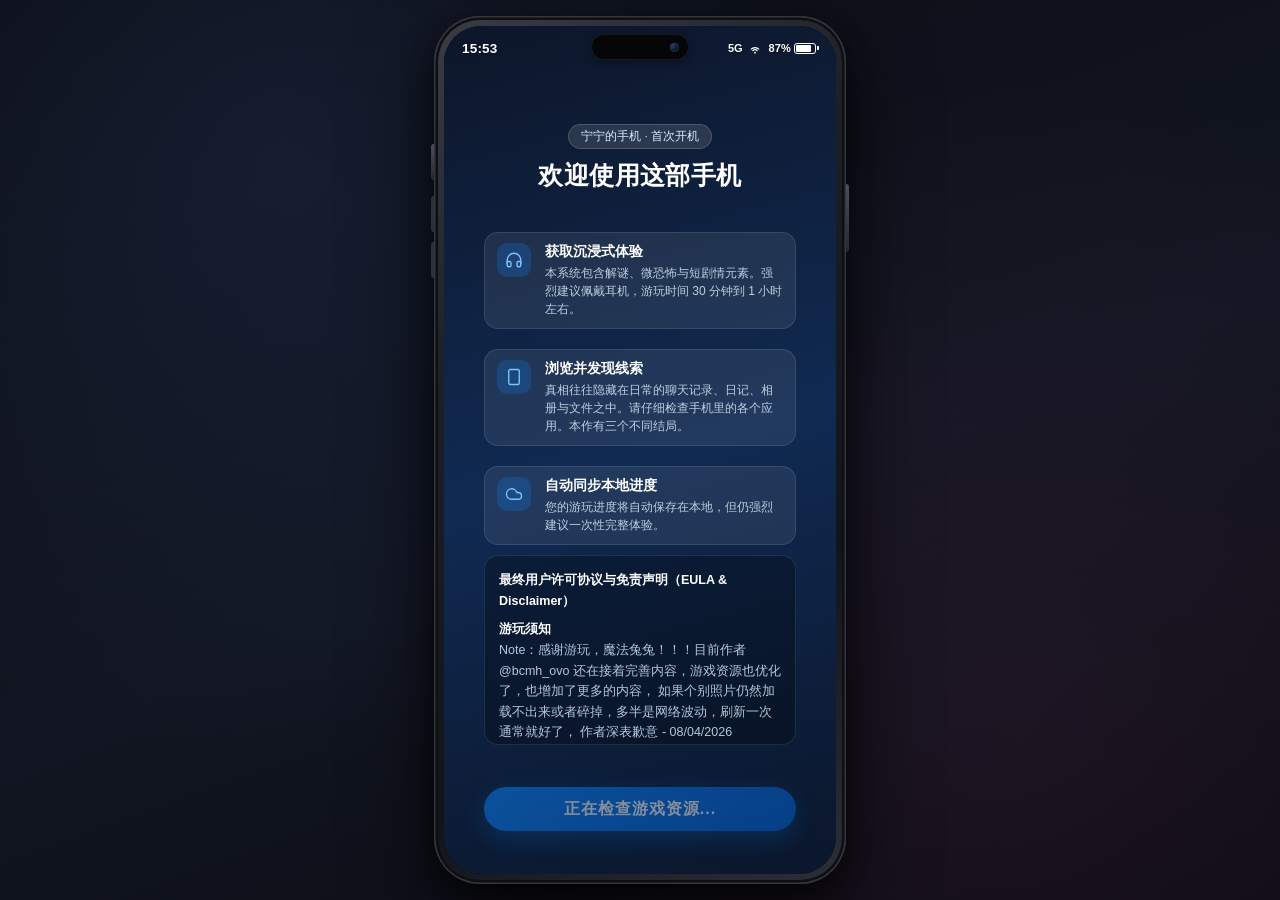
<file: index.html>
<!DOCTYPE html>
<html lang="zh-CN">
<head>
    <meta charset="UTF-8">
    <meta name="viewport" content="width=device-width, initial-scale=1.0, maximum-scale=1.0, user-scalable=no, viewport-fit=cover">
    <title>宁宁的手机</title>
    <link rel="icon" href="image/app.webp" type="image/webp">
    <script src="js/mobile.js"></script>
    <script>
    (function() {
        if (!("serviceWorker" in navigator)) {
            window.NINGNING_SW_READY = Promise.resolve(null);
            return;
        }
        window.NINGNING_SW_READY = (async function() {
            const registration = await navigator.serviceWorker.register("sw.js", { updateViaCache: "none" });
            try { await registration.update(); } catch (e) {}
            await navigator.serviceWorker.ready;
            return registration;
        })().catch(function() { return null; });
    })();
    </script>
    <link rel="stylesheet" href="style.css">
    <link rel="stylesheet" href="mobile.css">
    <link rel="stylesheet" href="phone-os.css">
    <script>
    (function() {
        try {
            var c = document.documentElement.classList;
            if (localStorage.getItem("win10_zhoumu3") === "true") c.add("zhoumu3");
            else if (localStorage.getItem("win10_zhoumu2") === "true") c.add("zhoumu2");
        } catch (e) {}
    })();
    </script>
    <script src="js/lock/boot-check.js"></script>
    <style>
        .oobe-card {
            width: 100%;
            display: flex;
            flex-direction: column;
            gap: 10px;
            flex: 1;
            min-height: 0;
        }
        .oobe-hero {
            text-align: center;
            padding: 8px 0 4px;
        }
        .oobe-badge {
            display: inline-flex;
            align-items: center;
            gap: 6px;
            padding: 4px 12px;
            border-radius: 999px;
            background: rgba(255,255,255,0.12);
            border: 1px solid rgba(255,255,255,0.16);
            font-size: 11.5px;
            color: #d8ebff;
            margin-bottom: 10px;
        }
        .oobe-title {
            font-size: 24px;
            font-weight: 600;
            margin: 0;
            letter-spacing: 0.4px;
            color: #fff;
        }
        .oobe-features {
            display: flex;
            flex-direction: column;
            gap: 10px;
        }
        .oobe-feat {
            display: flex;
            align-items: flex-start;
            gap: 12px;
            padding: 10px 12px;
            border-radius: 14px;
            background: rgba(255,255,255,0.08);
            border: 1px solid rgba(255,255,255,0.1);
        }
        .oobe-feat-ico {
            width: 34px;
            height: 34px;
            border-radius: 10px;
            background: rgba(10,132,255,0.22);
            color: #7cc4ff;
            display: flex;
            align-items: center;
            justify-content: center;
            flex-shrink: 0;
        }
        .oobe-feat-t {
            font-size: 13.5px;
            font-weight: 600;
            color: #fff;
            margin-bottom: 3px;
        }
        .oobe-feat-d {
            font-size: 12px;
            line-height: 1.5;
            color: rgba(226,240,255,0.82);
        }
        .oobe-disclaimer {
            flex: 1;
            min-height: 110px;
            max-height: 128px;
            overflow-y: auto;
            padding: 12px 14px;
            border-radius: 14px;
            background: rgba(0,0,0,0.28);
            border: 1px solid rgba(255,255,255,0.1);
            font-size: 11.5px;
            line-height: 1.65;
            color: rgba(206,228,248,0.86);
        }
        .oobe-disclaimer strong { color: #fff; }
        .oobe-cta-wrap {
            padding-top: 4px;
        }
        #oobe-accept-btn {
            width: 100%;
            height: 44px;
            border-radius: 999px;
            border: none;
            background: linear-gradient(135deg, #0a84ff, #0066dc);
            color: #fff;
            font-size: 15.5px;
            font-weight: 600;
            letter-spacing: 1px;
            cursor: pointer;
            box-shadow: 0 8px 24px rgba(10,132,255,0.38);
            transition: transform 0.14s ease, opacity 0.14s ease;
        }
        #oobe-accept-btn:active { transform: scale(0.97); }
        .phone-boot-logo {
            display: flex;
            flex-direction: column;
            align-items: center;
            gap: 14px;
            margin-bottom: 56px;
        }
        .phone-boot-wordmark {
            font-size: 26px;
            font-weight: 300;
            letter-spacing: 5px;
            color: #fff;
        }
        .phone-spinner {
            width: 30px;
            height: 30px;
            border: 2.5px solid rgba(255,255,255,0.18);
            border-top-color: #fff;
            border-radius: 50%;
            animation: phoneSpin 0.85s linear infinite;
        }
        @keyframes phoneSpin { to { transform: rotate(360deg); } }
        .back-to-lock-btn {
            margin-top: 26px;
            background: transparent;
            border: none;
            color: rgba(255,255,255,0.72);
            font-size: 13px;
            cursor: pointer;
            padding: 6px 14px;
        }
    </style>
</head>
<body>
<div class="phone-stage">
  <div class="phone-chassis">
    <div class="phone-screen">

      <!-- Persistent Smartphone Status Bar -->
      <div id="phone-statusbar">
        <div class="sb-left">
          <span class="sb-time" id="phone-status-time">12:00</span>
        </div>
        <div id="phone-island">
          <span class="island-label">已锁定</span>
          <span class="island-cam"></span>
        </div>
        <div class="sb-right">
          <span class="sb-signal" id="sb-signal">5G</span>
          <svg viewBox="0 0 24 24" width="14" height="14" fill="currentColor" aria-hidden="true"><path d="M12 18.5a1.5 1.5 0 1 0 0 3 1.5 1.5 0 0 0 0-3zm-4.95-2.12 1.41 1.41a5 5 0 0 1 7.08 0l1.41-1.41a7 7 0 0 0-9.9 0zm-2.83-2.83 1.41 1.41a9 9 0 0 1 12.74 0l1.41-1.41a11 11 0 0 0-15.56 0z"/></svg>
          <span class="sb-battery" id="sb-battery">
            <span id="sb-bat-text">87%</span>
            <span class="sb-bat-icon"><span class="sb-bat-fill" id="sb-bat-fill" style="width:84%"></span></span>
          </span>
        </div>
      </div>

      <!-- 1. Smartphone First-Boot Setup (OOBE) -->
      <div id="win10-oobe-screen" style="display:flex; flex-direction:column; z-index:9000;">
        <div class="oobe-card">
          <div class="oobe-hero">
            <div class="oobe-badge">宁宁的手机 · 首次开机</div>
            <h1 class="oobe-title">欢迎使用这部手机</h1>
          </div>

          <div class="oobe-features">
            <div class="oobe-feat">
              <div class="oobe-feat-ico">
                <svg viewBox="0 0 24 24" width="18" height="18" fill="none" stroke="currentColor" stroke-width="1.8"><path d="M3 18v-6a9 9 0 0 1 18 0v6"/><path d="M21 19a2 2 0 0 1-2 2h-1a2 2 0 0 1-2-2v-3a2 2 0 0 1 2-2h3zM3 19a2 2 0 0 0 2 2h1a2 2 0 0 0 2-2v-3a2 2 0 0 0-2-2H3z"/></svg>
              </div>
              <div>
                <div class="oobe-feat-t">获取沉浸式体验</div>
                <div class="oobe-feat-d">本系统包含解谜、微恐怖与短剧情元素。强烈建议佩戴耳机，游玩时间 30 分钟到 1 小时左右。</div>
              </div>
            </div>
            <div class="oobe-feat">
              <div class="oobe-feat-ico">
                <svg viewBox="0 0 24 24" width="18" height="18" fill="none" stroke="currentColor" stroke-width="1.8"><rect x="5" y="2" width="14" height="20" rx="2"/><line x1="12" y1="18" x2="12.01" y2="18"/></svg>
              </div>
              <div>
                <div class="oobe-feat-t">浏览并发现线索</div>
                <div class="oobe-feat-d">真相往往隐藏在日常的聊天记录、日记、相册与文件之中。请仔细检查手机里的各个应用。本作有三个不同结局。</div>
              </div>
            </div>
            <div class="oobe-feat">
              <div class="oobe-feat-ico">
                <svg viewBox="0 0 24 24" width="18" height="18" fill="none" stroke="currentColor" stroke-width="1.8"><path d="M17.5 19H9a7 7 0 1 1 6.71-9h1.79a4.5 4.5 0 1 1 0 9Z"/></svg>
              </div>
              <div>
                <div class="oobe-feat-t">自动同步本地进度</div>
                <div class="oobe-feat-d">您的游玩进度将自动保存在本地，但仍强烈建议一次性完整体验。</div>
              </div>
            </div>
          </div>

          <div class="oobe-disclaimer">
            <div style="font-weight:600; color:#fff; margin-bottom:8px;">最终用户许可协议与免责声明（EULA &amp; Disclaimer）</div>
            <div style="margin-bottom:10px;">
              <strong>游玩须知</strong><br>
              Note：感谢游玩，魔法兔兔！！！目前作者 @bcmh_ovo 还在接着完善内容，游戏资源也优化了，也增加了更多的内容，
              <span id="oobe-reload-tip">如果个别照片仍然加载不出来或者碎掉，多半是网络波动，刷新一次通常就好了，</span>
              <span id="oobe-reload-tip-alt" style="display:none;">如果个别照片加载不出来或者碎掉，多半是网络波动，退出重进通常就好了，</span>
              作者深表歉意 - 08/04/2026
            </div>
            <div style="margin-bottom:10px;"><strong>01. 虚构性总纲</strong><br>本作所有内容、剧情、人物、组织、事件、对话、线索、密码、暗语、隐藏信息、彩蛋及其延伸含义，均属虚构。</div>
            <div style="margin-bottom:10px;"><strong>02. 视觉与媒体资产</strong><br>游戏内使用的图片、视频、音频、字体、界面截图及视觉元素，部分来源于网络公开资源，部分由 AI 辅助生成，部分由创作者自行制作。所有资产均以非商业、致敬、叙事需要为目的使用。若原始权利人发现本作对其作品存在误用，欢迎联系作者小红书 @bcmh99。</div>
            <div style="margin-bottom:10px;"><strong>03. 品牌、商标与企业实体</strong><br>本作出现的任何真实品牌、商标、产品名称、软件界面、企业 Logo、服务名称及其关联的一切视觉识别系统，仅为增强叙事的现实感与沉浸感，属于合理的叙事引用。</div>
            <div style="margin-bottom:10px;"><strong>04. 真实人物</strong><br>本作中如出现与真实存在或曾经存在的人物相似的角色名称、外貌、行为模式或口头禅，纯属戏剧性巧合。</div>
            <div><strong>05. 历史事件与地理信息</strong><br>游戏剧情中涉及的历史事件、地点、建筑、坐标、地图数据及地缘政治叙述，均为剧情服务而进行了虚构化处理。</div>
          </div>

          <div class="oobe-cta-wrap">
            <button id="oobe-accept-btn" type="button">接受并开机</button>
          </div>
        </div>
      </div>

      <!-- 2. Minimalist Smartphone Boot Screen -->
      <div id="win10-boot-screen" style="display:none; flex-direction:column; align-items:center; justify-content:center; z-index:8900;">
        <div class="phone-boot-logo">
          <svg viewBox="0 0 64 64" width="64" height="64" fill="none" xmlns="http://www.w3.org/2000/svg">
            <rect x="8" y="8" width="48" height="48" rx="14" stroke="#ffffff" stroke-width="2.5" fill="rgba(255,255,255,0.06)"/>
            <path d="M25 22c-2-7 1-11 4-11 2 0 4 4 3 11" stroke="#ffffff" stroke-width="2.4" stroke-linecap="round"/>
            <path d="M39 22c2-7-1-11-4-11-2 0-4 4-3 11" stroke="#ffffff" stroke-width="2.4" stroke-linecap="round"/>
            <circle cx="26" cy="34" r="2.5" fill="#fff"/>
            <circle cx="38" cy="34" r="2.5" fill="#fff"/>
            <path d="M28 42c2.2 2.2 5.8 2.2 8 0" stroke="#fff" stroke-width="2.2" stroke-linecap="round"/>
          </svg>
          <div class="phone-boot-wordmark">NingOS</div>
        </div>
        <div class="phone-spinner"></div>
        <div id="asset-preload-status" style="display:none; margin-top:20px; color:rgba(255,255,255,0.85); font-size:13px;">正在检查手机数据...</div>
        <button id="asset-preload-retry" type="button" style="display:none; margin-top:16px; padding:8px 24px; border-radius:999px; border:1px solid rgba(255,255,255,0.6); background:rgba(255,255,255,0.14); color:#fff; font-size:13.5px; cursor:pointer;">重新加载</button>
        <button id="asset-preload-skip" type="button" style="display:none; margin-top:10px; padding:6px 20px; border-radius:999px; border:1px solid rgba(255,255,255,0.28); background:transparent; color:rgba(255,255,255,0.75); font-size:12.5px; cursor:pointer;">跳过，直接进入</button>
      </div>

      <!-- 3. Smartphone Lockscreen -->
      <div class="lockscreen" id="lockscreen">
        <div class="lockscreen-content">
          <div style="margin-bottom:8px; opacity:0.85;">
            <svg viewBox="0 0 24 24" width="18" height="18" fill="none" stroke="currentColor" stroke-width="2"><rect x="5" y="11" width="14" height="10" rx="2"/><path d="M8 11V7a4 4 0 0 1 8 0v4"/></svg>
          </div>
          <div class="time" id="time">00:00</div>
          <div class="date" id="date">加载中...</div>
        </div>

        <div class="lock-bottom">
          <div class="lock-shortcuts">
            <div class="lock-shortcut-btn" aria-hidden="true">
              <svg viewBox="0 0 24 24" width="20" height="20" fill="none" stroke="currentColor" stroke-width="1.8"><path d="M9 18h6M10 22h4M12 2a7 7 0 0 0-4 12.7V17h8v-2.3A7 7 0 0 0 12 2z"/></svg>
            </div>
            <div class="lock-shortcut-btn" aria-hidden="true">
              <svg viewBox="0 0 24 24" width="20" height="20" fill="none" stroke="currentColor" stroke-width="1.8"><path d="M23 19a2 2 0 0 1-2 2H3a2 2 0 0 1-2-2V8a2 2 0 0 1 2-2h4l2-3h6l2 3h4a2 2 0 0 1 2 2z"/><circle cx="12" cy="13" r="4"/></svg>
            </div>
          </div>
          <div class="tip">向上滑动或轻触解锁</div>
          <div class="lock-home-bar"></div>
        </div>
      </div>

      <!-- 4. Smartphone Passcode Unlock Screen -->
      <div class="login-screen">
        <img src="image/ningning.webp" class="avatar" id="user-avatar" alt="用户头像">
        <div class="username" id="user-name">江若宁</div>
        

        <form class="login-form" onsubmit="return false;">
          <div class="password-container">
            <input type="password" id="password" placeholder="密码" autocomplete="off">
            <button id="loginButton" type="button" title="解锁">➜</button>
          </div>
          <div id="errorMessage" class="error-message" style="display:none;">提示: 我的名字</div>
        </form>

        
      </div>

    </div>
  </div>
</div>

<script src="js/lock/theme.js"></script>
<script src="version.js"></script>
<script src="js/lock/assets.js"></script>
<script src="js/lock/oobe.js"></script>
<script src="js/lock/login.js"></script>
<script src="phone-os.js"></script>
<script>
(function() {
  var lock = document.getElementById("lockscreen");
  var backBtn = document.getElementById("backToLockBtn");
  if (backBtn && lock) {
    backBtn.addEventListener("click", function() {
      lock.style.display = "flex";
      requestAnimationFrame(function() { lock.classList.remove("slide-up"); });
    });
  }
  // Support swipe-up gesture on lockscreen
  var startY = null;
  if (lock) {
    lock.addEventListener("touchstart", function(e) {
      if (e.touches && e.touches[0]) startY = e.touches[0].clientY;
    }, { passive: true });
    lock.addEventListener("touchend", function(e) {
      if (startY !== null && e.changedTouches && e.changedTouches[0]) {
        if (startY - e.changedTouches[0].clientY > 36) lock.click();
      }
      startY = null;
    }, { passive: true });
  }
})();
</script>
</body>
</html>
</file>
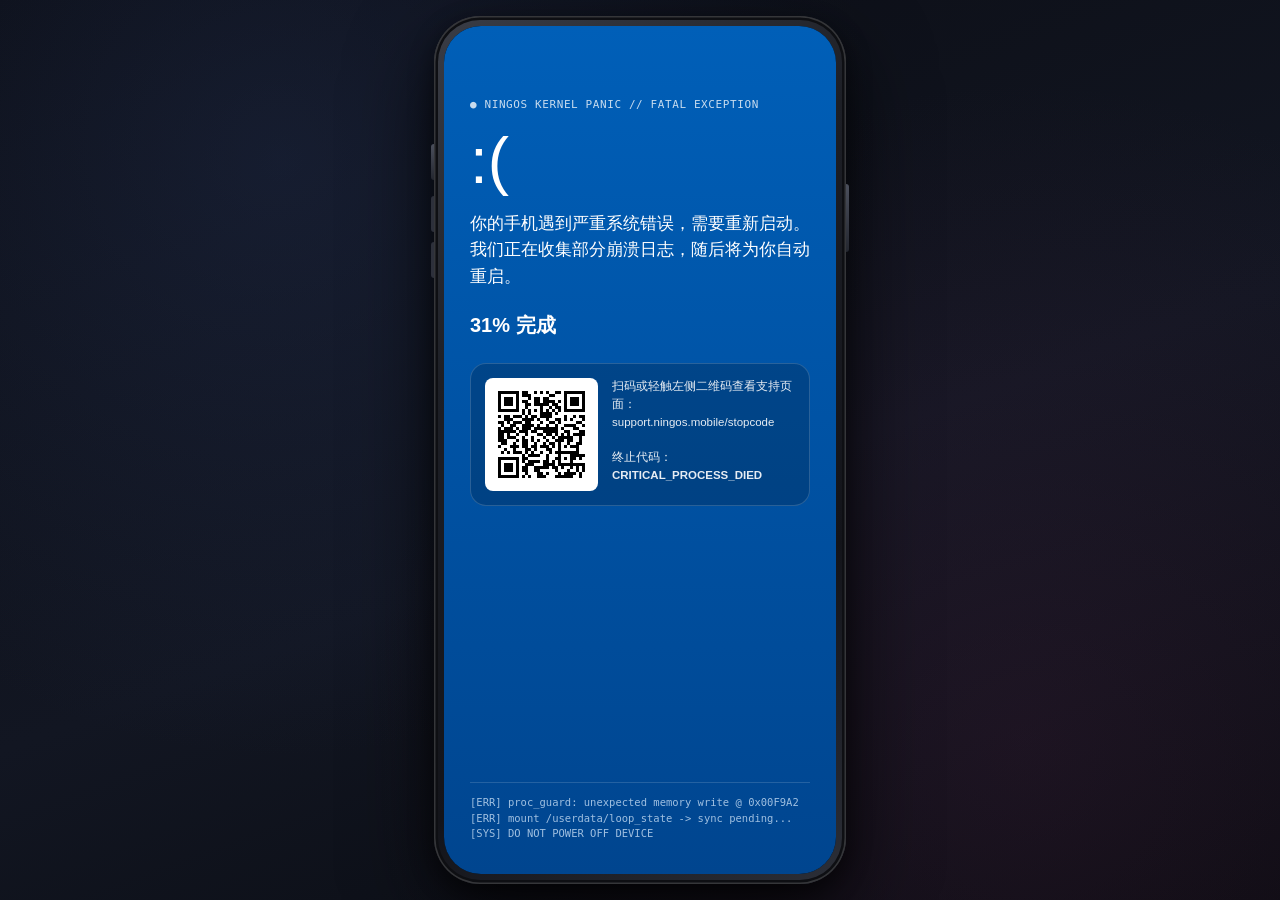
<file: bluescreen.html>
<!DOCTYPE html>
<html lang="zh-CN">
<head>
    <meta charset="UTF-8">
    <meta name="viewport" content="width=device-width, initial-scale=1.0, maximum-scale=1.0, user-scalable=no, viewport-fit=cover">
    <title>系统崩溃</title>
    <link rel="icon" href="image/app.webp" type="image/webp">
    <link rel="stylesheet" href="phone-os.css">
    <script>
    if ("serviceWorker" in navigator) {
        navigator.serviceWorker.register("sw.js").catch(function() {});
    }
    </script>
    <style>
        .panic-screen {
            position: absolute;
            inset: 0;
            background: linear-gradient(180deg, #005fb8 0%, #00458f 100%);
            color: #fff;
            padding: 68px 26px 32px 26px;
            display: flex;
            flex-direction: column;
            justify-content: space-between;
            overflow-y: auto;
            font-family: var(--os-font);
        }
        .panic-top-tag {
            display: inline-flex;
            align-items: center;
            gap: 6px;
            font-size: 11px;
            font-family: ui-monospace, Menlo, Consolas, monospace;
            letter-spacing: 0.6px;
            opacity: 0.78;
            margin-bottom: 18px;
        }
        .sad-face {
            font-size: 64px;
            font-weight: 300;
            line-height: 1;
            margin-bottom: 18px;
        }
        .message {
            font-size: 17px;
            font-weight: 400;
            line-height: 1.55;
            margin-bottom: 22px;
        }
        .progress {
            font-size: 20px;
            font-weight: 600;
            margin-bottom: 24px;
            font-variant-numeric: tabular-nums;
        }
        .details {
            display: flex;
            align-items: flex-start;
            gap: 14px;
            padding: 14px;
            border-radius: 16px;
            background: rgba(0, 0, 0, 0.18);
            border: 1px solid rgba(255, 255, 255, 0.16);
        }
        .qr-link {
            display: block;
            flex-shrink: 0;
            background: #fff;
            padding: 4px;
            border-radius: 8px;
        }
        .qr-code {
            width: 88px;
            height: 88px;
            display: block;
        }
        .info {
            font-size: 11.5px;
            line-height: 1.55;
            color: rgba(255, 255, 255, 0.9);
            word-break: break-all;
        }
        .panic-log {
            margin-top: 18px;
            font-family: ui-monospace, Menlo, Consolas, monospace;
            font-size: 10.5px;
            line-height: 1.5;
            color: rgba(220, 238, 255, 0.72);
            border-top: 1px solid rgba(255, 255, 255, 0.14);
            padding-top: 12px;
        }
    </style>
</head>
<body>
<div class="phone-stage">
  <div class="phone-chassis">
    <div class="phone-screen">
      <div class="panic-screen">
        <div>
          <div class="panic-top-tag">● NINGOS KERNEL PANIC // FATAL EXCEPTION</div>
          <div class="sad-face">:(</div>
          <div class="message">你的手机遇到严重系统错误，需要重新启动。<br>我们正在收集部分崩溃日志，随后将为你自动重启。</div>
          <div class="progress"><span id="percentage">0</span>% 完成</div>
          <div class="details">
            <a class="qr-link" href="support.html" title="点击查看设备支持信息">
              <canvas class="qr-code" id="bsod-qr" width="110" height="110"></canvas>
            </a>
            <div class="info">
              扫码或轻触左侧二维码查看支持页面：<br>
              support.ningos.mobile/stopcode<br><br>
              终止代码：<br>
              <strong>CRITICAL_PROCESS_DIED</strong>
            </div>
          </div>
        </div>
        <div class="panic-log">
          [ERR] proc_guard: unexpected memory write @ 0x00F9A2<br>
          [ERR] mount /userdata/loop_state -> sync pending...<br>
          [SYS] DO NOT POWER OFF DEVICE
        </div>
      </div>
    </div>
  </div>
</div>

<script src="js/qr.js"></script>
<script src="js/bluescreen.js"></script>
</body>
</html>
</file>
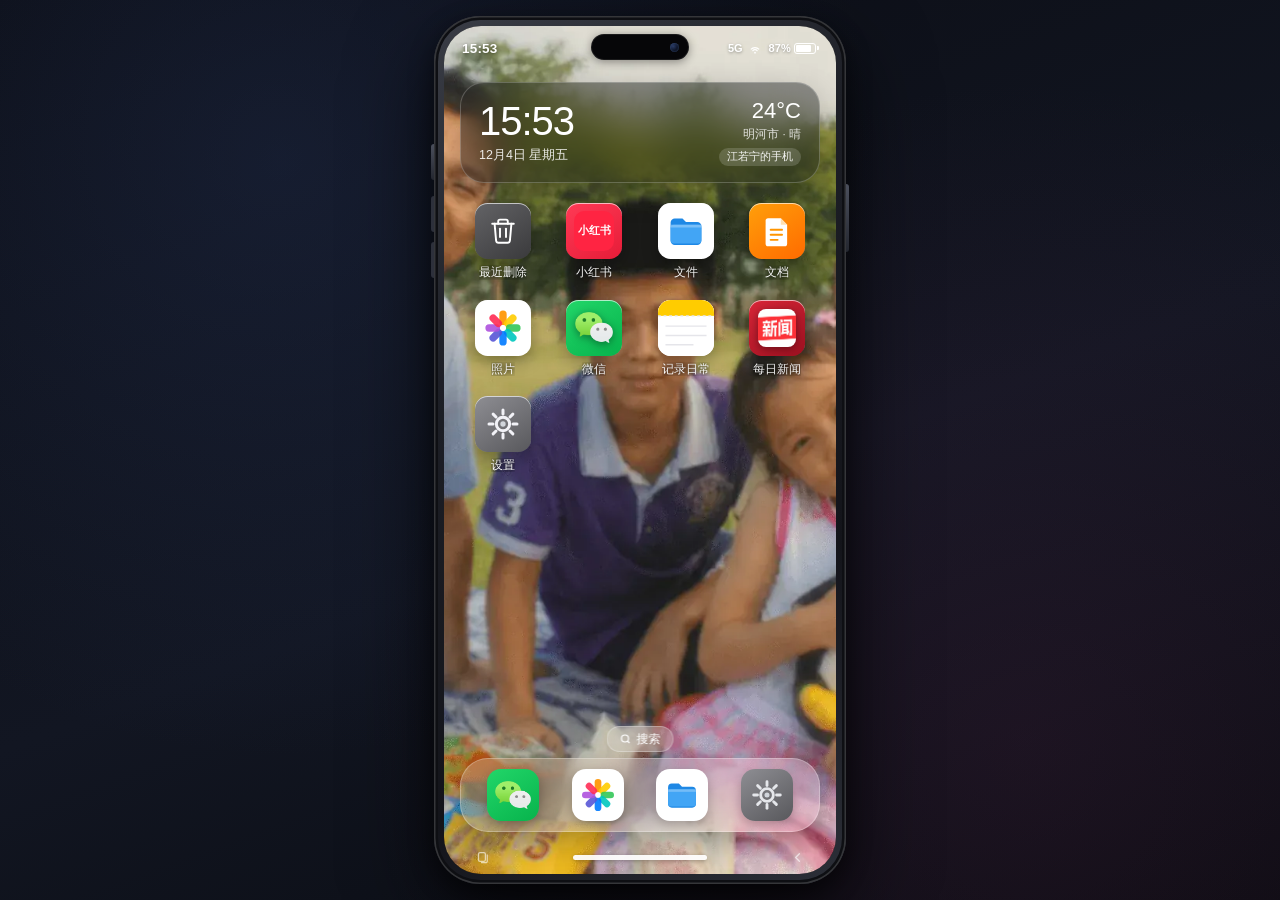
<file: pc.html>
<!DOCTYPE html>
<html lang="zh-CN">
<head>
    <meta charset="UTF-8">
    <meta name="viewport" content="width=device-width, initial-scale=1.0, maximum-scale=1.0, user-scalable=no, viewport-fit=cover">
    <title>宁宁的手机</title>
    <link rel="icon" href="image/app.webp" type="image/webp">
    <script src="version.js"></script>
    
    <script src="js/mobile.js"></script>
    <script>
(function() {
    if (!("serviceWorker" in navigator)) return;
    navigator.serviceWorker.register("sw.js", {
        updateViaCache: "none"
    }).then(function(registration) {
        registration.update().catch(function() {});
    }).catch(function() {});
    var expected = window.NINGNING_CACHE_VERSION;
    var LOCK = "ningning_sw_selfheal";
    if (!expected) return;
    try {
        if (sessionStorage.getItem(LOCK) === expected) return;
    } catch (e) {
        return;
    }
    function askVersion() {
        return new Promise(function(resolve) {
            var controller = navigator.serviceWorker.controller;
            if (!controller || typeof MessageChannel !== "function") return resolve(null);
            var channel = new MessageChannel, settled = false;
            function finish(v) {
                if (settled) return;
                settled = true;
                clearTimeout(timer);
                resolve(v);
            }
            var timer = setTimeout(function() {
                finish(null);
            }, 600);
            channel.port1.onmessage = function(e) {
                finish(e.data && e.data.cacheVersion);
            };
            try {
                controller.postMessage({
                    type: "NINGNING_GET_CACHE_VERSION"
                }, [ channel.port2 ]);
            } catch (err) {
                finish(null);
            }
        });
    }
    var deadline = Date.now() + 5000;
    (function poll() {
        askVersion().then(function(version) {
            if (version === null || version === expected) return;
            if (Date.now() < deadline) return setTimeout(poll, 200);
            try {
                sessionStorage.setItem(LOCK, expected);
            } catch (e) {
                return;
            }
            console.warn("[ningning] SW 缓存版本 " + version + " ≠ " + expected + "，重载一次以对齐");
            location.reload();
        });
    })();
})();
</script>
    <link rel="stylesheet" href="pc.css">
    
    <link rel="stylesheet" href="mobile.css">
    <link rel="stylesheet" href="phone-os.css">
    <script>
(function() {
    var PLACEHOLDER = "data:image/svg+xml;base64," + btoa(unescape(encodeURIComponent('<svg xmlns="http://www.w3.org/2000/svg" viewBox="0 0 48 48">' + '<rect width="48" height="48" rx="4" fill="#d8d8d8"/>' + '<path d="M12 32l8-9 6 7 4-4 6 6z" fill="#b0b0b0"/>' + '<circle cx="17" cy="16" r="3.2" fill="#b0b0b0"/>' + '<rect x="6" y="6" width="36" height="36" rx="4" fill="none" stroke="#b8b8b8" stroke-width="2"/></svg>')));
    var MAX_RETRY = 2;
    document.addEventListener("error", function(e) {
        var el = e.target;
        if (!el || el.tagName !== "IMG") return;
        if (el.dataset.ningningFallback === "done") return;
        var tries = parseInt(el.dataset.ningningRetry || "0", 10);
        var original = el.dataset.ningningSrc || el.getAttribute("src") || "";
        if (original && original.indexOf("data:") !== 0 && tries < MAX_RETRY) {
            el.dataset.ningningRetry = String(tries + 1);
            el.dataset.ningningSrc = original;
            setTimeout(function() {
                el.src = original + (original.indexOf("?") === -1 ? "?" : "&") + "_r=" + (tries + 1);
            }, 400 * (tries + 1));
            return;
        }
        el.dataset.ningningFallback = "done";
        el.src = PLACEHOLDER;
        el.style.objectFit = "contain";
        if (original && original.indexOf("data:") !== 0) {
            el.title = "图片加载失败，点击重试";
            el.style.cursor = "pointer";
            el.addEventListener("click", function retry(ev) {
                ev.stopPropagation();
                el.removeEventListener("click", retry);
                delete el.dataset.ningningFallback;
                el.dataset.ningningRetry = "0";
                el.style.cursor = "";
                el.title = "";
                el.src = original + (original.indexOf("?") === -1 ? "?" : "&") + "_r=manual" + Date.now();
            });
        }
    }, true);
    window.ningningSlotRetry = function(el) {
        if (!el) return false;
        var base = el.dataset.slotSrc;
        if (!base) {
            base = (el.getAttribute("src") || "").split("?")[0];
            if (!base || base.indexOf("data:") === 0) return false;
            el.dataset.slotSrc = base;
        }
        var tries = parseInt(el.dataset.slotRetry || "0", 10);
        if (tries >= MAX_RETRY) return false;
        el.dataset.slotRetry = String(tries + 1);
        setTimeout(function() {
            el.src = base + "?_r=" + (tries + 1);
        }, 400 * (tries + 1));
        return true;
    };
})();
</script>
</head>
<body>
<div class="phone-stage"><div class="phone-chassis"><div class="phone-screen">

      <!-- Persistent Smartphone Status Bar -->
      <div id="phone-statusbar">
        <div class="sb-left">
          <span class="sb-time" id="phone-status-time">12:00</span>
        </div>
        <div id="phone-island" title="灵动岛">
          <span class="island-label">NingOS</span>
          <span class="island-cam"></span>
        </div>
        <div class="sb-right" id="sb-right-trigger" title="打开控制中心">
          <span class="sb-signal" id="sb-signal">5G</span>
          <svg viewBox="0 0 24 24" width="14" height="14" fill="currentColor" aria-hidden="true"><path d="M12 18.5a1.5 1.5 0 1 0 0 3 1.5 1.5 0 0 0 0-3zm-4.95-2.12 1.41 1.41a5 5 0 0 1 7.08 0l1.41-1.41a7 7 0 0 0-9.9 0zm-2.83-2.83 1.41 1.41a9 9 0 0 1 12.74 0l1.41-1.41a11 11 0 0 0-15.56 0z"/></svg>
          <span class="sb-battery" id="sb-battery">
            <span id="sb-bat-text">87%</span>
            <span class="sb-bat-icon"><span class="sb-bat-fill" id="sb-bat-fill" style="width:84%"></span></span>
          </span>
        </div>
      </div>

    <script>
setTimeout(function() {
    if (document.body) document.body.classList.add("pt-ready");
}, 5000);
</script>

    <div class="desktop" id="desktop">
      <!-- Smartphone Home Screen Weather & Clock Widget -->
      <div id="phone-home-widget">
        <div>
          <div class="phw-clock" id="phw-clock">12:00</div>
          <div class="phw-date" id="phw-date">星期日</div>
        </div>
        <div class="phw-right">
          <div class="phw-weather-temp" id="phw-temp">24°C</div>
          <div class="phw-weather-loc" id="phw-loc">明河市 · 晴</div>
          <div class="phw-hint" id="phw-hint">江若宁的手机</div>
        </div>
      </div>
      <!-- 4-Column SpringBoard App Icon Grid -->
      <div id="phone-app-grid"></div>

      <!-- iOS Home Search Pill -->
      <button type="button" id="ios-search-pill" title="聚焦搜索">
        <svg viewBox="0 0 24 24" width="12" height="12" fill="none" stroke="currentColor" stroke-width="2.4"><circle cx="11" cy="11" r="7"/><line x1="20" y1="20" x2="16.5" y2="16.5"/></svg>
        <span>搜索</span>
      </button>
      <!-- Frosted Glass iPhone Bottom Dock -->
      <div id="phone-dock">
        <button type="button" class="dock-item dock-wechat" data-dock-app="wechat" title="微信">
          <img src="image/wechat.png" alt="微信">
        </button>
        <button type="button" class="dock-item dock-photos" data-dock-app="pics" title="照片">
          <svg viewBox="0 0 60 60" width="40" height="40" aria-hidden="true">
            <rect x="25" y="6" width="10" height="20" rx="5" fill="#FF9500" opacity="0.92"/>
            <rect x="25" y="6" width="10" height="20" rx="5" fill="#FFCC00" opacity="0.9" transform="rotate(45 30 30)"/>
            <rect x="25" y="6" width="10" height="20" rx="5" fill="#34C759" opacity="0.9" transform="rotate(90 30 30)"/>
            <rect x="25" y="6" width="10" height="20" rx="5" fill="#00C7BE" opacity="0.9" transform="rotate(135 30 30)"/>
            <rect x="25" y="6" width="10" height="20" rx="5" fill="#007AFF" opacity="0.9" transform="rotate(180 30 30)"/>
            <rect x="25" y="6" width="10" height="20" rx="5" fill="#5856D6" opacity="0.9" transform="rotate(225 30 30)"/>
            <rect x="25" y="6" width="10" height="20" rx="5" fill="#AF52DE" opacity="0.9" transform="rotate(270 30 30)"/>
            <rect x="25" y="6" width="10" height="20" rx="5" fill="#FF2D55" opacity="0.9" transform="rotate(315 30 30)"/>
          </svg>
        </button>
        <button type="button" class="dock-item dock-files" data-dock-app="pc" title="文件">
          <svg viewBox="0 0 60 60" width="38" height="38" aria-hidden="true">
            <path d="M8 18a6 6 0 0 1 6-6h11l5 5h16a6 6 0 0 1 6 6v21a6 6 0 0 1-6 6H14a6 6 0 0 1-6-6V18z" fill="#1E88E5"/>
            <rect x="8" y="21" width="44" height="27" rx="5" fill="#42A5F5"/>
            <rect x="8" y="21" width="44" height="4" fill="#90CAF9" opacity="0.65"/>
          </svg>
        </button>
        <button type="button" class="dock-item dock-settings" data-dock-app="settings" title="设置">
          <svg viewBox="0 0 60 60" width="38" height="38" aria-hidden="true">
            <circle cx="30" cy="30" r="10" stroke="#e5e7eb" stroke-width="4.5" fill="none"/>
            <circle cx="30" cy="30" r="4" fill="#d1d5db"/>
            <g stroke="#e5e7eb" stroke-width="4.5" stroke-linecap="round">
              <line x1="30" y1="9" x2="30" y2="15"/><line x1="30" y1="45" x2="30" y2="51"/>
              <line x1="9" y1="30" x2="15" y2="30"/><line x1="45" y1="30" x2="51" y2="30"/>
              <line x1="15.2" y1="15.2" x2="19.5" y2="19.5"/><line x1="40.5" y1="40.5" x2="44.8" y2="44.8"/>
              <line x1="44.8" y1="15.2" x2="40.5" y2="19.5"/><line x1="19.5" y1="40.5" x2="15.2" y2="44.8"/>
            </g>
          </svg>
        </button>
      </div>

        <div class="desktop-icon" id="icon-bin" data-app="bin" style="top: 15px; left: 15px;">
            <div class="icon-img"><img loading="lazy" decoding="async" src="image/recycleEmpty.png" alt="回收站"></div><div class="icon-text">回收站</div>
        </div>

        <div class="desktop-icon" id="icon-xhs" data-app="xhs" style="top: 515px; left: 15px;">
            <div class="icon-img">
                <svg viewBox="0 0 40 40" xmlns="http://www.w3.org/2000/svg" width="40" height="40">
                    <rect width="40" height="40" rx="10" fill="#FF2442"/>
                    <text x="50%" y="50%" dominant-baseline="middle" text-anchor="middle" fill="white" font-size="11" font-weight="700" font-family="'PingFang SC','Microsoft YaHei',sans-serif">小红书</text>
                </svg>
            </div>
            <div class="icon-text">小红书</div>
        </div>

        <div class="desktop-icon" id="icon-pc" data-app="pc" style="top: 115px; left: 15px;">
            <div class="icon-img"><img loading="lazy" decoding="async" src="image/myPc.png" alt="此电脑"></div><div class="icon-text">此电脑</div>
        </div>

        <div class="desktop-icon" id="icon-docs" data-app="docs" style="top: 215px; left: 15px;">
            <div class="icon-img"><img loading="lazy" decoding="async" src="image/folder.png" alt="文档"></div><div class="icon-text">文档</div>
        </div>

        <div class="desktop-icon" id="icon-pics" data-app="pics" style="top: 315px; left: 15px;">
            <div class="icon-img"><img loading="lazy" decoding="async" src="image/folder.png" alt="图片"></div><div class="icon-text">图片</div>
        </div>

        <div class="desktop-icon" id="icon-wechat" data-app="wechat" style="top: 415px; left: 15px;">
            <div class="icon-img"><img loading="lazy" decoding="async" src="image/wechat.png" alt="微信"></div><div class="icon-text">微信</div>
        </div>

        <div class="desktop-icon" id="icon-secret" data-app="secret" style="top: 15px; left: 95px;">
            <div class="icon-img"><img loading="lazy" decoding="async" id="img-secret" src="image/zipfolder.png" alt="私密文件"></div><div class="icon-text">记录日常</div>
        </div>

        <div class="desktop-icon" id="icon-cmd" data-app="cmd" style="display: none; top: 15px; left: 175px;">
            <div class="icon-img"><img loading="lazy" decoding="async" src="image/app.webp" alt="保护"></div><div class="icon-text">unknown.exe</div>
        </div>

        <div class="desktop-icon" id="icon-search" data-app="search" style="display: none; top: 215px; left: 95px;">
            <div class="icon-img"><img loading="lazy" decoding="async" src="image/drive.png" alt="搜索"></div><div class="icon-text">C: 搜索</div>
        </div>

        <div class="desktop-icon" id="icon-news" data-app="news" style="top: 115px; left: 95px;">
            <div class="icon-img">
                <img loading="lazy" decoding="async" src="image/新闻.webp" alt="每日新闻" onerror="this.src='[data-uri]'">
            </div>
            <div class="icon-text">每日新闻</div>
        </div>

        <div class="desktop-icon" id="icon-hospitalpdf" data-app="hospitalpdf" style="display: none; top: 515px; left: 175px;">
            <div class="icon-img">
                <svg width="40" height="40" viewBox="0 0 40 40" xmlns="http://www.w3.org/2000/svg">
                    <path d="M6 2h22l8 8v28H6V2z" fill="#E53935"/>
                    <path d="M28 2l8 8h-8V2z" fill="#B71C1C"/>
                    <rect x="12" y="16" width="16" height="3" rx="1.5" fill="white" fill-opacity="0.9"/>
                    <rect x="12" y="22" width="16" height="3" rx="1.5" fill="white" fill-opacity="0.9"/>
                    <rect x="12" y="28" width="12" height="3" rx="1.5" fill="white" fill-opacity="0.9"/>
                    <text x="10" y="8" font-family="'Segoe UI', sans-serif" font-size="6" font-weight="bold" fill="white">PDF</text>
                </svg>
            </div>
            <div class="icon-text">江建国体检报告.pdf</div>
        </div>

        <div class="desktop-icon" id="icon-google" data-app="google" style="display: none; top: 315px; left: 95px;">
            <div class="icon-img">
                <img loading="lazy" decoding="async" src="image/google.webp" alt="Google" style="width: 100%; height: 100%; object-fit: contain;">
            </div>
            <div class="icon-text">Chrome</div>
        </div>

        <div class="desktop-icon" id="icon-videoplayer" data-app="videoplayer" style="display: none; top: 115px; left: 175px;">
            <div class="icon-img"><img loading="lazy" decoding="async" src="image/video.png" alt="电影和电视" onerror="this.src='image/app.webp'"></div><div class="icon-text">电影和电视</div>
        </div>

        <div class="window" id="win-xhs" data-app="xhs" style="width:1100px; height:700px; background:#f5f5f5; border-color:#e3e5e7; position:relative;">
            <div class="title-bar" style="background:#ffffff; border-bottom:1px solid #ebebeb;">
                <div class="title-text" style="display:flex; align-items:center; gap:6px;">
                    小红书
                </div>
                <div class="window-controls">
                    <button class="btn-min" data-app="xhs">—</button>
                    <button class="btn-max" data-app="xhs">▢</button>
                    <button class="btn-close" data-app="xhs">✕</button>
                </div>
            </div>

            <div class="window-content" style="padding:0; display:flex; flex-direction:column; height:100%; overflow:hidden; font-family:-apple-system,BlinkMacSystemFont,'PingFang SC','Microsoft YaHei',sans-serif;">

                <div style="height:52px; background:#fff; border-bottom:1px solid #ebebeb; display:flex; align-items:center; padding:0 20px; gap:14px; flex-shrink:0;">
                    <div style="display:flex; align-items:center; gap:6px; cursor:pointer;">
                        <div style="width:28px; height:28px; background:#ff2442; border-radius:7px; display:flex; align-items:center; justify-content:center; color:#fff; font-size:9px; font-weight:700; line-height:1;">小红书</div>
                        <span style="font-size:15px; font-weight:700; color:#ff2442; letter-spacing: 0.5px;">小红书</span>
                    </div>
                    <div style="flex:1; max-width:380px; margin:0 auto;">
                        <div id="xhs-search-wrap" style="display:flex; align-items:center; background:#f5f5f5; border-radius:18px; padding:0 14px; height:34px; gap:8px; border:1.5px solid transparent; transition:.2s;">
                            <svg width="15" height="15" viewBox="0 0 24 24" fill="none" stroke="#999" stroke-width="2" stroke-linecap="round" stroke-linejoin="round"><circle cx="11" cy="11" r="8"/><path d="M21 21l-4.35-4.35"/></svg>
                            <input id="xhs-search-input" type="text" placeholder="搜索你感兴趣的内容" style="flex:1; border:none; background:transparent; font-size:13px; color:#333; outline:none;" oninput="xhsFilter(this.value)" onfocus="document.getElementById('xhs-search-wrap').style.borderColor='#ff2442';document.getElementById('xhs-search-wrap').style.background='#fff'" onblur="document.getElementById('xhs-search-wrap').style.borderColor='transparent';document.getElementById('xhs-search-wrap').style.background='#f5f5f5'">
                        </div>
                    </div>
                    <div style="display:flex; align-items:center; gap:10px; margin-left:auto;">
                        <button style="background:none; border:none; font-size:13px; color:#767676; cursor:pointer; padding:6px 10px; border-radius:8px; font-weight:500; transition:.15s;" onmouseover="this.style.background='#f5f5f5';this.style.color='#333'" onmouseout="this.style.background='none';this.style.color='#767676'">首页</button>
                        <button style="background:none; border:none; font-size:13px; color:#767676; cursor:pointer; padding:6px 10px; border-radius:8px; font-weight:500; transition:.15s;" onmouseover="this.style.background='#f5f5f5';this.style.color='#333'" onmouseout="this.style.background='none';this.style.color='#767676'">发现</button>
                        <div style="display: flex; align-items: center; justify-content: center; width: 30px; height: 30px; border-radius: 50%; overflow: hidden; margin-left: 10px; cursor: pointer; border: 1px solid #ebebeb; transition: transform 0.2s ease, box-shadow 0.2s ease;"
                             onmouseover="this.style.transform='scale(1.08)'; this.style.boxShadow='0 2px 8px rgba(0,0,0,0.1)'"
                             onmouseout="this.style.transform='scale(1)'; this.style.boxShadow='none'">
                            <img loading="lazy" decoding="async" src="image/ningning.webp" alt="宁宁" style="width: 100%; height: 100%; object-fit: cover;">
                        </div>
                    </div>
                </div>

                <div id="xhs-tabs" style="display:flex; align-items:center; padding:0 24px; border-bottom:1px solid #ebebeb; background:#fff; gap:16px; flex-shrink:0; overflow-x:auto;"></div>

                <div style="flex:1; display:flex; overflow:hidden;">

                    <div style="width:160px; flex-shrink:0; padding:16px 12px; border-right:1px solid #ebebeb; background:#fafafa; overflow-y:auto;">
                        <div style="font-size:12px; color:#999; font-weight:500; letter-spacing:1px; margin-bottom:8px; padding:0 8px;">发现</div>
                        <div id="xhs-side-items"></div>
                        <div style="font-size:12px; color:#999; font-weight:500; letter-spacing:1px; margin:20px 0 8px; padding:0 8px;">热门话题</div>
                        <div id="xhs-side-tags"></div>
                    </div>

                    <div style="flex:1; overflow-y:auto; padding:16px 24px;" id="xhs-feed-wrap">
                        <div id="xhs-feed" style="columns:4; column-gap:14px;"></div>
                    </div>
                </div>
            </div>

            <div id="xhs-modal" style="display:none; position:absolute; top:0; left:0; right:0; bottom:0; background:rgba(0,0,0,.65); backdrop-filter:blur(2px); z-index:50; align-items:center; justify-content:center; border-radius:0;">
                <div id="xhs-modal-inner" style="background:#fff; border-radius:16px; width:880px; max-width:92%; height:88%; display:flex; overflow:hidden; position:relative; box-shadow:0 20px 40px rgba(0,0,0,.15);"></div>
            </div>
        </div>

       <div class="window" id="win-news" data-app="news" style="width: 1150px; height: 750px; background: #f4f5f6; border: 1px solid #e8e8e8; box-shadow: 0 4px 24px rgba(0,0,0,0.15);">
            <div class="title-bar" style="background: #ffffff; border-bottom: 1px solid #e8e8e8;">
                <div class="title-text" style="font-family: 'Microsoft YaHei', sans-serif; display: flex; align-items: center; gap: 6px;">
                    每日新闻
                </div>
                <div class="window-controls">
                    <button class="btn-min" data-app="news" style="color: #333;">—</button>
                    <button class="btn-max" data-app="news" style="color: #333;">▢</button>
                    <button class="btn-close" data-app="news" style="color: #333;">✕</button>
                </div>
            </div>

            <div class="window-content" style="padding: 0; display: flex; height: calc(100% - 32px); overflow: hidden; font-family: 'PingFang SC', 'Microsoft YaHei', sans-serif; background: #f4f5f6; justify-content: center; gap: 15px; padding-top: 15px;">

                <div style="width: 110px; background: transparent; flex-shrink: 0; display: flex; flex-direction: column; align-items: center;">
                    <div style="font-size: 24px; font-weight: 900; color: #ed4040; margin-bottom: 20px; letter-spacing: 1px;">今日新闻</div>
                    <div style="width: 100%; display: flex; flex-direction: column; gap: 2px;">
                        <div class="news-nav-item active" style="background: #ed4040; color: #fff; border-radius: 4px; padding: 12px 0; text-align: center; font-size: 16px; cursor: pointer;">推荐</div>
                        <div class="news-nav-item" style="color: #444; border-radius: 4px; padding: 12px 0; text-align: center; font-size: 16px; cursor: pointer; transition: 0.2s;" onmouseover="this.style.color='#ed4040'" onmouseout="this.style.color='#444'">南瓜视频</div>
                        <div class="news-nav-item" style="color: #444; border-radius: 4px; padding: 12px 0; text-align: center; font-size: 16px; cursor: pointer; transition: 0.2s;" onmouseover="this.style.color='#ed4040'" onmouseout="this.style.color='#444'">热点</div>
                        <div class="news-nav-item" style="color: #444; border-radius: 4px; padding: 12px 0; text-align: center; font-size: 16px; cursor: pointer; transition: 0.2s;" onmouseover="this.style.color='#ed4040'" onmouseout="this.style.color='#444'">直播</div>
                        <div class="news-nav-item" style="color: #444; border-radius: 4px; padding: 12px 0; text-align: center; font-size: 16px; cursor: pointer; transition: 0.2s;" onmouseover="this.style.color='#ed4040'" onmouseout="this.style.color='#444'">图片</div>
                        <div class="news-nav-item" style="color: #444; border-radius: 4px; padding: 12px 0; text-align: center; font-size: 16px; cursor: pointer; transition: 0.2s;" onmouseover="this.style.color='#ed4040'" onmouseout="this.style.color='#444'">科技</div>
                        <div class="news-nav-item" style="color: #444; border-radius: 4px; padding: 12px 0; text-align: center; font-size: 16px; cursor: pointer; transition: 0.2s;" onmouseover="this.style.color='#ed4040'" onmouseout="this.style.color='#444'">娱乐</div>
                    </div>
                </div>

                <div style="flex: 1; max-width: 660px; min-width: 500px; padding: 0 25px 20px 25px; overflow-y: auto; background: #fff; border: 1px solid #e8e8e8; box-shadow: 0 1px 3px rgba(0,0,0,0.02);" id="news-main-scroll">

                    <div id="news-list-view">
                        <div style="margin-bottom: 5px; border-bottom: 1px solid #e8e8e8; padding: 20px 0 15px 0;">
                            <div style="display: flex; gap: 25px; font-size: 16px; color: #222; margin-bottom: 15px;">
                                <span style="cursor: pointer; color: #222; font-weight: bold;">发微头条</span>
                                <span style="cursor: pointer; color: #222;">写文章</span>
                                <span style="cursor: pointer; color: #222;">提问题</span>
                                <span style="cursor: pointer; color: #222;">发视频</span>
                            </div>
                            <div style="background: #f4f5f6; border: 1px solid #e8e8e8; padding: 10px; border-radius: 4px;">
                                <textarea id="news-post-input" placeholder="有什么新鲜事想告诉大家" style="width: 100%; height: 60px; border: none; outline: none; resize: none; background: transparent; font-size: 14px; font-family: inherit; color: #333;"></textarea>
                                <div style="display: flex; justify-content: space-between; align-items: center; margin-top: 10px;">
                                    <div style="display: flex; gap: 20px; color: #505050; font-size: 14px;">
                                        <div style="display: flex; align-items: center; gap: 4px; cursor: pointer;"><svg viewBox="0 0 24 24" width="18" height="18" fill="none" stroke="currentColor" stroke-width="2"><rect x="3" y="3" width="18" height="18" rx="2" ry="2"/><circle cx="8.5" cy="8.5" r="1.5"/><polyline points="21 15 16 10 5 21"/></svg>图片</div>
                                        <div style="display: flex; align-items: center; gap: 4px; cursor: pointer;"><svg viewBox="0 0 24 24" width="18" height="18" fill="none" stroke="currentColor" stroke-width="2"><circle cx="12" cy="12" r="10"/><path d="M8 14s1.5 2 4 2 4-2 4-2"/><line x1="9" y1="9" x2="9.01" y2="9"/><line x1="15" y1="9" x2="15.01" y2="9"/></svg>表情</div>
                                    </div>
                                    <button style="background: #ff7575; color: #fff; border: none; padding: 8px 24px; font-size: 14px; cursor: pointer; border-radius: 2px;" onclick="newsSubmitPost()">发布</button>
                                </div>
                            </div>
                        </div>

                        <div id="news-feed-container"></div>
                    </div>

                    <div id="news-detail-view" style="display: none; padding-top: 20px;">
                        <button onclick="newsClearSearch()" style="background: none; border: none; color: #576b95; font-size: 14px; cursor: pointer; display: flex; align-items: center; gap: 4px; margin-bottom: 20px; padding: 0;">
                            <svg viewBox="0 0 24 24" width="16" height="16" fill="none" stroke="currentColor" stroke-width="2"><line x1="19" y1="12" x2="5" y2="12"/><polyline points="12 19 5 12 12 5"/></svg> 返回
                        </button>
                        <h1 id="news-detail-title" style="font-size: 28px; color: #222; line-height: 1.4; margin-bottom: 15px; font-weight: bold;"></h1>
                        <div style="display: flex; gap: 15px; color: #777; font-size: 13px; margin-bottom: 30px;">
                            <span id="news-detail-source" style="font-weight: bold; color: #222;"></span>
                            <span id="news-detail-time"></span>
                        </div>
                        <div id="news-detail-content" style="font-size: 16px; color: #333; line-height: 1.8; text-align: justify; word-break: break-all;"></div>
                    </div>
                </div>

                <div style="width: 320px; flex-shrink: 0; display: flex; flex-direction: column; gap: 15px;">
                    <div style="display: flex; flex-shrink: 0; background: #fff; border: 1px solid #e8e8e8; overflow: hidden; box-shadow: 0 1px 3px rgba(0,0,0,0.02);">
                        <input type="text" id="news-search-input" placeholder="搜索站内资讯、视频或用户" style="flex: 1; padding: 12px 15px; border: none; outline: none; font-size: 14px; background: transparent; font-family: inherit;">
                        <button onclick="newsDoSearch()" style="background: #2b82e2; color: #fff; border: none; padding: 0 24px; font-size: 15px; cursor: pointer; transition: 0.2s;" onmouseover="this.style.background='#1f70c9'" onmouseout="this.style.background='#2b82e2'">搜索</button>
                    </div>

                    <div id="news-auth-box" style="background: #fff; border: 1px solid #e8e8e8; padding: 25px 20px; text-align: center; box-shadow: 0 1px 3px rgba(0,0,0,0.02);">
                        <div id="news-unlogged-ui">
                            <div style="font-size: 13px; color: #505050; margin-bottom: 20px; line-height: 1.6;">登录后可以保存您的浏览喜好、评论、收藏，并与APP同步，更可以发布微头条</div>
                            <button onclick="newsTriggerLogin()" style="width: 100%; padding: 12px 0; background: #ed4040; color: #fff; border: none; border-radius: 4px; font-size: 16px; cursor: pointer; font-weight: bold; margin-bottom: 20px; transition: 0.2s; letter-spacing: 2px;" onmouseover="this.style.background='#d83535'" onmouseout="this.style.background='#ed4040'">登录</button>
                            <div style="display: flex; justify-content: center; gap: 25px;">
                                <div onclick="newsTriggerLogin()" style="display: flex; flex-direction: column; align-items: center; gap: 8px; cursor: pointer; transition: 0.2s;" onmouseover="this.style.opacity='0.8'" onmouseout="this.style.opacity='1'">
                                    <div style="width: 40px; height: 40px; border-radius: 50%; border: 1px solid #e8e8e8; display: flex; align-items: center; justify-content: center; background: #fdfdfd;">
                                        <svg viewBox="0 0 1024 1024" width="24" height="24" fill="#07c160"><path d="M512 128C246.9 128 32 308.2 32 530.6c0 126.5 67.8 240 178.6 313.6-6 40.8-25.2 92.4-66 142 41.5 0 120-11.8 193.3-64.4C401.7 941.1 455.7 952 512 952c265.1 0 480-180.2 480-402.6S777.1 128 512 128z"/></svg>
                                    </div>
                                    <span style="font-size: 12px; color: #777;">微信</span>
                                </div>
                            </div>
                        </div>
                        <div id="news-logged-ui" style="display: none; flex-direction: column; align-items: center;">
                            <img loading="lazy" decoding="async" src="image/ningning.webp" style="width: 65px; height: 65px; border-radius: 50%; object-fit: cover; border: 2px solid #ed4040; margin-bottom: 10px;">
                            <div style="font-size: 18px; font-weight: bold; color: #222; margin-bottom: 5px;">宁宁</div>
                            <div style="font-size: 13px; color: #999; margin-bottom: 20px;">头条创作者 | 粉丝: 0</div>
                            <div style="display: flex; width: 100%; justify-content: space-around; border-top: 1px solid #eee; padding-top: 20px;">
                                <div style="display: flex; flex-direction: column; font-size: 14px; color: #555;"><strong>12</strong><span style="font-size:12px; margin-top:2px;">关注</span></div>
                                <div style="display: flex; flex-direction: column; font-size: 14px; color: #555;"><strong>0</strong><span style="font-size:12px; margin-top:2px;">粉丝</span></div>
                                <div style="display: flex; flex-direction: column; font-size: 14px; color: #555;"><strong id="news-my-dynamics-count">0</strong><span style="font-size:12px; margin-top:2px;">动态</span></div>
                            </div>
                        </div>
                    </div>

                    <div style="background: #fff; border: 1px solid #e8e8e8; padding: 20px; box-shadow: 0 1px 3px rgba(0,0,0,0.02);">
                        <div style="border-top: 2px solid #ed4040; padding-top: 15px; margin-bottom: 15px; font-size: 16px; font-weight: bold; color: #222;">24小时热闻</div>
                        <div id="news-hot-list" style="display: flex; flex-direction: column; gap: 15px;"></div>
                    </div>
                </div>
            </div>

            <div id="news-toast" style="position: absolute; top: 50%; left: 50%; transform: translate(-50%, -50%); background: rgba(0,0,0,0.85); color: #fff; padding: 14px 28px; border-radius: 4px; font-size: 15px; z-index: 100; opacity: 0; pointer-events: none; transition: opacity 0.3s; font-family: 'Microsoft YaHei';"></div>
        </div>

        <div class="window" id="win-pc" data-app="pc">
            <div class="title-bar">
                <div class="title-text">此电脑</div>
                <div class="window-controls">
                    <button class="btn-min" data-app="pc">—</button>
                    <button class="btn-max" data-app="pc">▢</button>
                    <button class="btn-close" data-app="pc">✕</button>
                </div>
            </div>

            <div class="window-content" style="padding: 0; display: flex; flex-direction: column;">
                <div class="explorer-toolbar">
                    <div class="explorer-nav">
                        <button disabled>←</button><button disabled>→</button><button>↑</button>
                    </div>
                    <div class="explorer-address">
                        <img loading="lazy" decoding="async" src="image/myPc.png" alt="pc"> <span>> 此电脑</span>
                    </div>
                    <div class="explorer-search"><input type="text" placeholder="搜索 此电脑"></div>
                </div>

                <div class="explorer-body">
                    <div class="explorer-sidebar">
                        <ul>
                            <li>快速访问</li><li>Drive</li><li>此电脑</li><li>网络</li>
                        </ul>
                    </div>

                    <div class="explorer-main">
                        <div class="explorer-group-title">常用文件夹</div>
                        <div class="explorer-folder-grid">
                            <div class="explorer-item"><img loading="lazy" decoding="async" src="image/folder.png"><span>桌面</span></div>
                            <div class="explorer-item"><img loading="lazy" decoding="async" src="image/folder.png"><span>文档</span></div>
                            <div class="explorer-item"><img loading="lazy" decoding="async" src="image/folder.png"><span>下载</span></div>
                            <div class="explorer-item"><img loading="lazy" decoding="async" src="image/folder.png"><span>图片</span></div>
                            <div class="explorer-item"><img loading="lazy" decoding="async" src="image/folder.png"><span>音乐</span></div>
                            <div class="explorer-item"><img loading="lazy" decoding="async" src="image/folder.png"><span>视频</span></div>
                        </div>

                        <div class="explorer-group-title" style="margin-top: 20px;">位置 · 手机储存</div>
                        <div class="explorer-drive-grid">
                            <div class="explorer-drive-item">
                                <div class="drive-icon explorer-item ios-storage-ico"><svg viewBox="0 0 48 48" width="38" height="38"><rect x="11" y="4" width="26" height="40" rx="6" fill="#007AFF"/><rect x="14" y="8" width="20" height="30" rx="2.5" fill="#EBF5FF"/><rect x="20" y="6" width="8" height="1.8" rx="0.9" fill="#60A5FA"/><circle cx="24" cy="41" r="1.5" fill="#BFDBFE"/></svg></div>
                                <div class="drive-info">
                                    <div class="drive-name">我的 iPhone 储存空间</div>
                                    <div class="drive-bar"><div class="drive-bar-fill" style="width: 65%;"></div></div>
                                    <div class="drive-text">90.5 GB 可用，共 256 GB</div>
                                </div>
                            </div>
                        </div>
                    </div>
                </div>
            </div>

        </div>

        <div class="window" id="win-wechat" data-app="wechat" style="font-family: -apple-system, BlinkMacSystemFont, 'PingFang SC', 'Microsoft YaHei', 'Segoe UI', sans-serif;">

            <div class="title-bar" style="background: #f5f5f5; border-bottom: none;"><div class="title-text">微信</div><div class="window-controls"><button class="btn-min" data-app="wechat">—</button><button class="btn-max" data-app="wechat">▢</button><button class="btn-close" data-app="wechat">✕</button></div></div>
            <div id="wechat-login-view" class="window-content" style="padding: 0; display: none; flex-direction: column; align-items: center; justify-content: center; height: 100%; background: #f5f5f5; position: relative;">

                <div style="width: 260px; display: flex; flex-direction: column; align-items: center; transform: translateY(-15px);">
                    <img loading="lazy" decoding="async" src="image/ningning.webp" style="width: 85px; height: 85px; border-radius: 6px; object-fit: cover; margin-bottom: 12px; box-shadow: 0 2px 8px rgba(0,0,0,0.08);">
                    <div style="font-size: 20px; color: #111; margin-bottom: 35px; font-weight: 400; font-family: -apple-system, BlinkMacSystemFont, 'PingFang SC', 'Microsoft YaHei', sans-serif;">宁宁</div>

                    <div style="width: 100%; position: relative; margin-bottom: 25px;">
                        <input type="password" id="wechat-pwd-input" placeholder="输入密码"
                            style="width: 100%; height: 40px; padding: 0 12px; border: 1px solid #e2e2e2; border-radius: 4px; outline: none; font-size: 14px; background: #fff; color: #333; box-sizing: border-box; transition: all 0.2s ease; font-family: inherit;"
                            onfocus="this.style.borderColor='#07c160'; this.style.boxShadow='0 0 0 2px rgba(7,193,96,0.1)'"
                            onblur="this.style.borderColor='#e2e2e2'; this.style.boxShadow='none'">

                        <div id="wechat-pwd-error" style="position: absolute; bottom: -22px; left: 0; color: #fa5151; font-size: 12px; visibility: hidden; display: flex; align-items: center; gap: 4px;">
                            <svg viewBox="0 0 24 24" width="13" height="13" fill="#fa5151"><path d="M12 2C6.48 2 2 6.48 2 12s4.48 10 10 10 10-4.48 10-10S17.52 2 12 2zm1 15h-2v-2h2v2zm0-4h-2V7h2v6z"/></svg>
                            密码不正确，请重试
                        </div>
                    </div>

                    <button id="wechat-login-btn" style="width: 100%; height: 40px; background: #07c160; color: white; border: none; border-radius: 4px; font-size: 15px; font-weight: 500; cursor: pointer; transition: background 0.2s; letter-spacing: 4px; font-family: -apple-system, BlinkMacSystemFont, 'PingFang SC', 'Microsoft YaHei', sans-serif;"
                        onmouseover="this.style.background='#06ad56'"
                        onmouseout="this.style.background='#07c160'">登录</button>

                    <div style="margin-top: 25px; font-size: 12px; color: #576b95; display: flex; gap: 16px; font-family: 'PingFang SC', 'Microsoft YaHei', sans-serif;">
                        <span style="cursor: pointer; transition: opacity 0.2s;" onmouseover="this.style.opacity='0.7'" onmouseout="this.style.opacity='1'">仅传输文件</span>
                        <span style="color: #d8d8d8;">|</span>
                        <span style="cursor: pointer; transition: opacity 0.2s;" onmouseover="this.style.opacity='0.7'" onmouseout="this.style.opacity='1'">切换账号</span>
                    </div>
                </div>

            </div>

            <div id="wechat-main-ui" class="window-content" style="padding: 0; display: flex; flex-direction: row; height: 100%; overflow: hidden; background: #f5f5f5;">

               <div style="width: 60px; background: #2e2e2e; display: flex; flex-direction: column; align-items: center; padding-top: 35px; box-sizing: border-box;">

            <img loading="lazy" decoding="async" src="image/ningning.webp" style="width: 36px; height: 36px; border-radius: 4px; margin-bottom: 30px; object-fit: cover;">

            <div id="btn-wechat-chat" style="width: 36px; height: 36px; display: flex; justify-content: center; align-items: center; cursor: pointer; border-radius: 4px; margin-bottom: 15px; transition: 0.2s;" title="聊天">
                <svg viewBox="0 0 1024 1024" width="22" height="22" fill="#07c160">
                    <path d="M512 128C246.9 128 32 308.2 32 530.6c0 126.5 67.8 240 178.6 313.6-6 40.8-25.2 92.4-66 142 41.5 0 120-11.8 193.3-64.4C401.7 941.1 455.7 952 512 952c265.1 0 480-180.2 480-402.6S777.1 128 512 128z"/>
                </svg>
            </div>

            <div id="btn-wechat-moments" style="width: 36px; height: 36px; display: flex; justify-content: center; align-items: center; cursor: pointer; border-radius: 4px; margin-bottom: 15px; transition: 0.2s;" title="朋友圈">
                <svg viewBox="0 0 1024 1024" width="22" height="22" fill="#8c8c8c">
                    <path d="M512 85.333333c235.648 0 426.666667 191.018667 426.666667 426.666667s-191.018667 426.666667-426.666667 426.666667S85.333333 747.648 85.333333 512 276.352 85.333333 512 85.333333z m0 170.666667a256 256 0 1 0 0 512 256 256 0 0 0 0-512z"/>
                </svg>
            </div>
        </div>

                <div id="wechat-chat-view" style="flex: 1; display: flex; flex-direction: row; background: #f5f5f5;">
                    <div style="width: 250px; background: #e6e6e6; border-right: 1px solid #d6d6d6; display: flex; flex-direction: column; position: relative;">
                        <div style="padding: 25px 12px 12px 12px; background: #f7f7f7; display: flex; justify-content: center; position: relative; z-index: 11;">
                            <div style="display: flex; align-items: center; background: #e2e2e2; border-radius: 4px; padding: 4px 8px; width: 100%; box-sizing: border-box;">
                                <svg viewBox="0 0 1024 1024" width="14" height="14" fill="#999999" style="flex-shrink: 0;">
                                    <path d="M909.6 854.5L649.9 594.8C690.2 542.7 712 479 712 412c0-80.2-31.3-155.6-87.9-212.1C567.5 143.3 492.2 112 412 112c-80.2 0-155.6 31.3-212.1 87.9C143.3 256.4 112 331.8 112 412c0 80.2 31.3 155.6 87.9 212.1C256.4 680.7 331.8 712 412 712c67 0 130.6-21.8 182.7-62l259.7 259.6a40.2 40.2 0 0 0 56.8-56.8zM412 640c-125.7 0-228-102.3-228-228s102.3-228 228-228 228 102.3 228 228-102.3 228-228 228z"/>
                                </svg>
                                <input id="wechat-search-input" type="text" placeholder="搜索" style="width: 100%; padding-left: 6px; border: none; background: transparent; outline: none; font-size: 12px; color: #333; font-family: inherit;">
                            </div>
                        </div>
                        <div id="wechat-contact-list" style="flex: 1; overflow-y: auto;"></div>

                        <div id="wechat-search-dropdown" style="display: none; position: absolute; top: 65px; left: 0; right: 0; bottom: 0; background: #ebebeb; z-index: 10; border-top: 1px solid #d6d6d6;">
                            </div>
                    </div>

                    <div style="flex: 1; background: #f5f5f5; position: relative;">
                        <div id="wechat-chat-panel" style="width: 100%; height: 100%; display: flex; flex-direction: column;">
                            <div id="wechat-chat-title" style="padding: 20px 30px; border-bottom: 1px solid #e7e7e7; font-size: 20px; font-weight: 500; color: #000; letter-spacing: 0.5px;"></div>
                            <div id="wechat-msg-list" style="flex: 1; padding: 20px 30px; overflow-y: auto; display: flex; flex-direction: column;"></div>

                            <div style="height: 160px; border-top: 1px solid #ececec; background: #f5f5f5; padding: 15px 30px; display: flex; flex-direction: column; box-sizing: border-box;">
                                <textarea id="wechat-input" style="flex: 1; border: none; outline: none; resize: none; background: transparent; font-size: 14px; font-family: inherit; color: #000; line-height: 1.6;" placeholder="在这里输入..."></textarea>
                                <div style="text-align: right; margin-top: 10px;">
                                    <button id="wechat-send-btn" style="padding: 6px 24px; background: #e9e9e9; color: #07c160; border: none; border-radius: 4px; cursor: pointer; font-size: 14px; font-family: inherit; transition: all 0.2s; font-weight: 500;">发送</button>
                                </div>
                            </div>
                        </div>

                        <div id="wechat-profile-panel" style="display: none; width: 100%; height: 100%; flex-direction: column; position: relative; background: #ededed; box-sizing: border-box; -webkit-font-smoothing: antialiased; font-family: 'Microsoft YaHei', 'PingFang SC', -apple-system, BlinkMacSystemFont, sans-serif;">

                    <div style="position: absolute; top: 20px; right: 20px; cursor: pointer; background: transparent; border-radius: 3px; height: 24px; padding: 0 8px; display: flex; justify-content: center; align-items: center; gap: 3px; transition: background 0.15s;" onmouseover="this.style.background='rgba(0,0,0,0.07)'" onmouseout="this.style.background='transparent'">
                        <span style="display: inline-block; width: 4px; height: 4px; border-radius: 50%; background: #576b95; margin-right: 0;"></span>
                        <span style="display: inline-block; width: 4px; height: 4px; border-radius: 50%; background: #576b95;"></span>
                    </div>

                    <div style="margin: auto; width: 100%; max-width: 380px; padding: 20px 18px; box-sizing: border-box; display: flex; flex-direction: column; font-family: 'Microsoft YaHei', 'PingFang SC', -apple-system, BlinkMacSystemFont, sans-serif;">

                        <div style="display: flex; justify-content: space-between; align-items: flex-start; padding: 18px 18px 16px 18px; background: #fff; border-bottom: 1px solid #e8e8e8;">
                            <div style="display: flex; flex-direction: column; gap: 7px;">
                                <div id="profile-name" style="font-size: 17px; font-weight: 500; color: #191919; margin-bottom: 5px; letter-spacing: 0.2px;"></div>

                                <div style="display: flex; font-size: 13px; line-height: 1.6;">
                                    <span style="color: #a0a0a0; width: 56px; flex-shrink: 0;">昵 称</span>
                                    <span id="profile-nickname" style="color: #3a3a3a; flex: 1;"></span>
                                </div>
                                <div style="display: flex; font-size: 13px; line-height: 1.6;">
                                    <span style="color: #a0a0a0; width: 56px; flex-shrink: 0;">微信号</span>
                                    <span id="profile-wechat-id" style="color: #3a3a3a; flex: 1;"></span>
                                </div>
                                <div style="display: flex; font-size: 13px; line-height: 1.6;">
                                    <span style="color: #a0a0a0; width: 56px; flex-shrink: 0;">地 区</span>
                                    <span id="profile-region" style="color: #3a3a3a; flex: 1;"></span>
                                </div>
                            </div>
                            <img loading="lazy" decoding="async" id="profile-avatar" style="width: 62px; height: 62px; border-radius: 4px; object-fit: cover; flex-shrink: 0; border: 1px solid rgba(0,0,0,0.07);">
                        </div>

                        <div style="padding: 14px 18px; background: #fff; border-bottom: 1px solid #e8e8e8; display: flex; flex-direction: column; gap: 9px;">
                            <div style="display: flex; font-size: 13px; line-height: 1.6;">
                                <span style="color: #a0a0a0; width: 56px; flex-shrink: 0;">描 述</span>
                                <span id="profile-sign" style="color: #3a3a3a; flex: 1; word-break: break-all;"></span>
                            </div>
                            <div style="display: flex; font-size: 13px; line-height: 1.6;">
                                <span style="color: #a0a0a0; width: 56px; flex-shrink: 0;">来 源</span>
                                <span style="color: #3a3a3a; flex: 1;">通过搜索微信号添加</span>
                            </div>
                        </div>

                        <div style="padding: 22px 18px; background: #fff; display: flex; justify-content: center;">
                            <button id="profile-add-btn" style="width: 148px; height: 36px; background: #07c160; color: #fff; border: none; border-radius: 2px; font-size: 14px; font-family: 'Microsoft YaHei', sans-serif; cursor: pointer; transition: background 0.15s; letter-spacing: 0.5px;" onmouseover="this.style.background='#06ad56'" onmouseout="this.style.background='#07c160'">添加到通讯录</button>
                            <button id="profile-chat-btn" style="display: none; width: 148px; height: 36px; background: #07c160; color: #fff; border: none; border-radius: 2px; font-size: 14px; font-family: 'Microsoft YaHei', sans-serif; cursor: pointer; transition: background 0.15s; letter-spacing: 0.5px;" onmouseover="this.style.background='#06ad56'" onmouseout="this.style.background='#07c160'">发消息</button>
                        </div>

                    </div>
                </div>

                    </div>
                </div>

                <div id="wechat-moments-view" style="flex: 1; background: #ffffff; display: none; flex-direction: column; overflow-y: auto;">
                    <div style="position: relative; width: 100%; height: 320px; background: #ffffff; margin-bottom: 40px;">
                        <div style="width: 100%; height: 280px; overflow: hidden; background: #333;">
                            <img loading="lazy" decoding="async" src="image/pyq3.jpg" style="width: 100%; height: 100%; object-fit: cover;">
                        </div>
                        <div style="position: absolute; right: 20px; bottom: 0; display: flex; align-items: flex-start; justify-content: flex-end; padding-right: 15px;">
                            <span style="color: #ffffff; font-size: 18px; font-weight: 500; text-shadow: 0 1px 3px rgba(0,0,0,0.6); margin-top: 18px; margin-right: 20px; letter-spacing: 1px;">宁宁</span>
                            <div style="background: #ffffff; padding: 2px; border-radius: 6px; box-shadow: 0 1px 3px rgba(0,0,0,0.15);">
                                <img loading="lazy" decoding="async" src="image/ningning.webp" style="width: 68px; height: 68px; border-radius: 4px; object-fit: cover; display: block;">
                            </div>
                        </div>
                    </div>

                    <div id="moments-list" style="padding: 0 30px 40px 30px; display: flex; flex-direction: column; max-width: 650px; margin: 0 auto; width: 100%; box-sizing: border-box;">
                        </div>
                </div>

            </div>
        </div>

        <div class="window" id="win-bin" data-app="bin">
            <div class="title-bar">
                <div class="title-text"><img loading="lazy" decoding="async" src="image/recycleEmpty.png" alt="icon" style="width: 14px; height: 14px; margin-right: 5px; vertical-align: text-bottom;">回收站</div>
                <div class="window-controls"><button class="btn-min" data-app="bin">—</button><button class="btn-max" data-app="bin">▢</button><button class="btn-close" data-app="bin">✕</button></div>
            </div>
            <div class="win10-explorer-header">
                <div class="explorer-tabs"><div class="tab active-tab">管理</div></div>
                <div class="explorer-ribbon">
                    <button id="empty-bin-btn" class="ribbon-btn"><img loading="lazy" decoding="async" src="image/recycleEmpty.png" alt="empty"><span>清空最近删除</span></button>
                    <button class="ribbon-btn disabled"><span class="ribbon-icon">⟲</span><span>还原所有项目</span></button>
                </div>
                <div class="explorer-nav">
                    <div class="nav-arrows"><button>→</button><button>←</button><button>↑</button></div>
                    <div class="nav-address"><img loading="lazy" decoding="async" src="image/recycleEmpty.png" alt="icon"><span> > 回收站</span></div>
                    <div class="nav-search"><span>搜索"回收站"</span></div>
                </div>
            </div>
            <div class="folder-content" id="bin-content" style="background: #fff; flex: 1;"></div>
            <div class="explorer-statusbar"><span id="bin-item-count">项目数量</span></div>
        </div>

        <div class="window" id="win-docs" data-app="docs">
            <div class="title-bar">
                <div class="title-text"><img loading="lazy" decoding="async" src="image/folder.png" alt="icon" style="width: 14px; height: 14px; margin-right: 5px; vertical-align: text-bottom;"><span id="win-docs-title">文档</span></div>
                <div class="window-controls"><button class="btn-min" data-app="docs">—</button><button class="btn-max" data-app="docs">▢</button><button class="btn-close" data-app="docs">✕</button></div>
            </div>
            <div class="win10-explorer-header">
                <div class="explorer-tabs"><div class="tab">文件</div><div class="tab active-tab">主页</div><div class="tab">共享</div><div class="tab">查看</div></div>
                <div class="explorer-ribbon">
                    <button class="ribbon-btn btn-del-file" data-folder="docs"><span class="ribbon-icon" style="color: #E81123;">❌</span><span>删除</span></button>
                    <button class="ribbon-btn disabled"><span class="ribbon-icon" style="color: #e8a113;">📁</span><span>新建文件夹</span></button>
                </div>
                <div class="explorer-nav">
                    <div class="nav-arrows"><button>→</button><button>←</button><button>↑</button></div>
                    <div class="nav-address"><img loading="lazy" decoding="async" src="image/folder.png" alt="icon"><span id="win-docs-path">> 此电脑 > 文档</span></div>
                    <div class="nav-search"><span>搜索"文档"</span></div>
                </div>
            </div>
            <div class="folder-content" id="content-docs" style="background: #fff; flex: 1;"></div>
            <div class="explorer-statusbar"><span id="docs-item-count">项目数量</span></div>
        </div>

        <div class="window" id="win-pics" data-app="pics">
            <div class="title-bar">
                <div class="title-text"><img loading="lazy" decoding="async" src="image/folder.png" alt="icon" style="width: 14px; height: 14px; margin-right: 5px; vertical-align: text-bottom;">图片</div>
                <div class="window-controls"><button class="btn-min" data-app="pics">—</button><button class="btn-max" data-app="pics">▢</button><button class="btn-close" data-app="pics">✕</button></div>
            </div>
            <div class="win10-explorer-header">
                <div class="explorer-tabs"><div class="tab">文件</div><div class="tab active-tab">主页</div><div class="tab">共享</div><div class="tab">查看</div></div>
                <div class="explorer-ribbon">
                    <button class="ribbon-btn btn-del-file" data-folder="pics"><span class="ribbon-icon" style="color: #E81123;">❌</span><span>删除</span></button>
                    <button class="ribbon-btn disabled"><span class="ribbon-icon" style="color: #e8a113;">📁</span><span>新建文件夹</span></button>
                </div>
                <div class="explorer-nav">
                    <div class="nav-arrows"><button>→</button><button>←</button><button>↑</button></div>
                    <div class="nav-address"><img loading="lazy" decoding="async" src="image/folder.png" alt="icon"><span>> 此电脑 > 图片</span></div>
                    <div class="nav-search"><span>搜索"图片"</span></div>
                </div>
            </div>
            <div class="folder-content" id="content-pics" style="background: #fff; flex: 1;"></div>
            <div class="explorer-statusbar"><span id="pics-item-count">项目数量</span></div>
        </div>

        <div class="window" id="win-secret" data-app="secret">
            <div class="title-bar">
                <div class="title-text"><img loading="lazy" decoding="async" src="image/folder.png" alt="icon" style="width: 14px; height: 14px; margin-right: 5px; vertical-align: text-bottom;">记录日常</div>
                <div class="window-controls"><button class="btn-min" data-app="secret">—</button><button class="btn-max" data-app="secret">▢</button><button class="btn-close" data-app="secret">✕</button></div>
            </div>
            <div class="win10-explorer-header">
                <div class="explorer-tabs"><div class="tab">文件</div><div class="tab active-tab">主页</div><div class="tab">共享</div><div class="tab">查看</div></div>
                <div class="explorer-ribbon">
                    <button class="ribbon-btn btn-del-file" data-folder="secret"><span class="ribbon-icon" style="color: #E81123;">❌</span><span>删除</span></button>
                    <button class="ribbon-btn disabled"><span class="ribbon-icon" style="color: #e8a113;">📁</span><span>新建文件夹</span></button>
                </div>
                <div class="explorer-nav">
                    <div class="nav-arrows"><button>→</button><button>←</button><button>↑</button></div>
                    <div class="nav-address"><img loading="lazy" decoding="async" src="image/folder.png" alt="icon"><span>> 此电脑 > 记录日常</span></div>
                    <div class="nav-search"><span>搜索"记录"</span></div>
                </div>
            </div>
            <div class="folder-content" id="content-secret" style="background: #fff; flex: 1;"></div>
            <div class="explorer-statusbar"><span id="secret-item-count">项目数量</span></div>
        </div>

        <div class="window" id="win-notepad" data-app="notepad">
            <div class="title-bar">
                <div class="title-text" id="title-notepad"><img loading="lazy" decoding="async" src="image/file.png" alt="icon" style="width: 14px; height: 14px; margin-right: 5px; vertical-align: text-bottom;">未命名 - 记事本</div>
                <div class="window-controls"><button class="btn-min" data-app="notepad">—</button><button class="btn-max" data-app="notepad">▢</button><button class="btn-close" data-app="notepad">✕</button></div>
            </div>
            <div class="notepad-menu">
                <div class="menu-item">文件(F)</div><div class="menu-item">编辑(E)</div><div class="menu-item">格式(O)</div><div class="menu-item">查看(V)</div><div class="menu-item">帮助(H)</div>
            </div>
            <div class="window-content" style="padding: 0; display: flex; flex-direction: column;">
                <textarea id="notepad-input" spellcheck="false" style="flex: 1; border: none; outline: none; padding: 5px 8px; resize: none; font-family: 'Consolas', 'Microsoft YaHei', monospace; font-size: 14px;"></textarea>
            </div>
            <div class="notepad-statusbar">
                <div class="status-left"></div>
                <div class="status-right"><span>第 1 行，第 1 列</span><span>100%</span><span>Windows (CRLF)</span><span>UTF-8</span></div>
            </div>
        </div>

        <div class="window" id="win-photoviewer" data-app="photoviewer">
            <div class="title-bar"><div class="title-text" id="title-photoviewer">照片查看器</div><div class="window-controls"><button class="btn-min" data-app="photoviewer">—</button><button class="btn-max" data-app="photoviewer">▢</button><button class="btn-close" data-app="photoviewer">✕</button></div></div>
            <div class="window-content" style="padding: 0; background: #222; display: flex; justify-content: center; align-items: center;">
                <img loading="lazy" decoding="async" id="viewer-img" style="max-width: 100%; max-height: 100%; object-fit: contain; box-shadow: 0 4px 15px rgba(0,0,0,0.5);">
            </div>
        </div>

        <div class="window" id="win-cmd" data-app="cmd" style="background: #000; border-color: #333;">
            <div class="title-bar" style="background: #fff; border-bottom: none;">
                <div class="title-text" id="win-cmd-title" style="color: #000;">管理员: unknown.exe</div>
                <div class="window-controls">
                    <button class="btn-min" data-app="cmd">—</button><button class="btn-max" data-app="cmd">▢</button><button class="btn-close" data-app="cmd">✕</button>
                </div>
            </div>
            <div class="window-content" id="cmd-content" style="padding: 10px; background: #000; color: #ccc; font-family: 'Consolas', monospace; font-size: 14px; overflow-y: auto;" onclick="document.getElementById('cmd-input').focus()">
                <div id="cmd-header" style="margin-bottom: 15px; line-height: 1.4;">unknown [版本 0.0.19045.2965]</div>
                <div id="cmd-output"></div>
                <div style="display: flex; margin-top: 5px; align-items: center;">
                    <span style="white-space: pre;">C:\Users\NingNing&gt;</span>
                    <input type="text" id="cmd-input" autocomplete="off" spellcheck="false" style="flex: 1; background: transparent; border: none; outline: none; color: #fff; font-family: 'Consolas', monospace; font-size: 14px; margin-left: 5px;">
                </div>
            </div>
        </div>

        <div class="window" id="win-search" data-app="search">
            <div class="title-bar">
                <div class="title-text"><img loading="lazy" decoding="async" src="image/drive.png" alt="icon" style="width: 14px; height: 14px; margin-right: 5px; vertical-align: text-bottom;">我的 iPhone 储存空间</div>
                <div class="window-controls"><button class="btn-min" data-app="search">—</button><button class="btn-max" data-app="search">▢</button><button class="btn-close" data-app="search">✕</button></div>
            </div>
            <div class="win10-explorer-header">
                <div class="explorer-tabs"><div class="tab">文件</div><div class="tab active-tab">主页</div><div class="tab">共享</div><div class="tab">查看</div></div>
                <div class="explorer-ribbon">
                    <button class="ribbon-btn disabled"><span class="ribbon-icon" style="color: #E81123;">❌</span><span>删除</span></button>
                    <button class="ribbon-btn disabled"><span class="ribbon-icon" style="color: #e8a113;">📁</span><span>新建文件夹</span></button>
                </div>
                <div class="explorer-nav" style="display: flex; align-items: center; gap: 8px;">
                    <div class="nav-arrows" style="display: flex; align-items: center; height: 26px;"><button disabled>→</button><button disabled>←</button><button disabled>↑</button></div>
                    <div class="nav-address" style="flex: 1; display: flex; align-items: center; height: 26px; background: #fff; border: 1px solid #ccc; box-sizing: border-box; padding: 0 8px;">
                        <img loading="lazy" decoding="async" src="image/drive.png" alt="icon" style="width: 14px; height: 14px; margin-right: 5px;">
                        <span style="font-size: 12px; color: #333;">> 此电脑 > 内部存储 (C:)</span>
                    </div>
                    <div class="nav-search" style="width: 200px; display: flex; align-items: center; height: 26px; background: #fff; border: 1px solid #ccc; box-sizing: border-box; padding: 0 8px;">
                        <input type="text" id="sys-search-input" placeholder="搜索 内部存储 (C:)" style="border: none; outline: none; width: 100%; font-size: 12px; background: transparent;">
                    </div>
                </div>
            </div>
            <div class="folder-content" id="content-search" style="background: #fff; flex: 1;"></div>
            <div class="explorer-statusbar"><span id="search-item-count">项目数量</span></div>
        </div>

        <div class="window" id="win-bilibili" data-app="bilibili" style="width: 1150px; height: 750px; background: #f4f5f7; border-color: #e3e5e7; box-shadow: 0 4px 24px rgba(0,0,0,0.15);">
            <div class="title-bar" style="background: #ffffff; border-bottom: 1px solid #e3e5e7;">
                <div class="title-text" id="bilibili-title-text" style="color: #18191C;"><img loading="lazy" decoding="async" src="image/zilizili.png" alt="icon" style="width: 14px; height: 14px; margin-right: 5px; vertical-align: text-bottom;">个人空间 - ZiliZili</div>
                <div class="window-controls">
                    <button class="btn-min" data-app="bilibili" style="color: #18191C;">—</button>
                    <button class="btn-max" data-app="bilibili" style="color: #18191C;">▢</button>
                    <button class="btn-close" data-app="bilibili" style="color: #18191C;">✕</button>
                </div>
            </div>

            <div id="bilibili-view-normal" class="window-content" style="padding: 0; background: #f4f5f7; color: #18191C; overflow: auto; font-family: -apple-system, BlinkMacSystemFont, 'Helvetica Neue', Helvetica, Arial, 'PingFang SC', 'Hiragino Sans GB', 'Microsoft YaHei', sans-serif;">
            <div style="min-width: 1100px; padding-bottom: 40px;">
                <div style="height: 220px; background: linear-gradient(rgba(0,0,0,0.3), rgba(0,0,0,0.3)), url('image/zilizili.webp'); background-size: cover; background-position: center; position: relative; padding: 0 40px; display: flex; align-items: flex-end;">
                    <div style="position: absolute; top:0; left:0; right:0; bottom:0; background-image: radial-gradient(rgba(255,255,255,0.1) 1px, transparent 1px); background-size: 20px 20px; z-index: 1;"></div>
                    <div style="position: relative; z-index: 2; display: flex; justify-content: space-between; width: 100%; align-items: flex-end; padding-bottom: 24px;">
                        <div style="display: flex; align-items: center; gap: 24px;">
                            <div style="position: relative;">
                                <img loading="lazy" decoding="async" src="image/雨雨.webp" style="width: 88px; height: 88px; border-radius: 50%; border: 3px solid #ffffff; box-shadow: 0 0 10px rgba(0,0,0,0.2); object-fit: cover; display: block;">
                                <div style="position: absolute; bottom: 2px; right: 2px; width: 22px; height: 22px; background: #FB7299; border-radius: 50%; border: 2px solid #fff; display: flex; align-items: center; justify-content: center; box-shadow: 0 1px 3px rgba(0,0,0,0.2);">
                                    <svg width="12" height="12" viewBox="0 0 24 24" fill="none" stroke="#ffffff" stroke-width="4.5" stroke-linecap="round" stroke-linejoin="round"><polyline points="4 5 20 5 4 19 20 19"></polyline></svg>
                                </div>
                            </div>

                            <div style="padding-bottom: 5px; text-shadow: 0 1px 2px rgba(0,0,0,0.6);">
                                <div style="display: flex; align-items: center; gap: 10px; margin-bottom: 8px;">
                                    <span style="font-size: 22px; font-weight: 800; color: #ffffff; letter-spacing: 0.5px;">雨雨</span>
                                    <span style="background: #F04C49; color: #fff; font-size: 12px; padding: 1px 4px; border-radius: 3px; font-weight: 900; font-style: italic; line-height: 14px; margin-top: 4px;">Lv6</span>
                                    <span style="background: #FB7299; color: #ffffff; font-size: 12px; padding: 1px 6px; border-radius: 4px; border: 1px solid #FB7299; font-weight: bold; margin-top: 4px;">年度大会员</span>
                                </div>
                                <div style="font-size: 13px; color: rgba(255,255,255,0.9); font-weight: 400; padding: 4px 0;">每周有新的抽奖活动，关注即可参与，商务合作请私信</div>
                            </div>
                        </div>

                        <div style="display: flex; gap: 12px; margin-bottom: 5px;">
                            <button style="background: #00AEEC; color: white; border: none; padding: 0 32px; height: 34px; border-radius: 6px; cursor: pointer; font-size: 14px; font-weight: 500; display: flex; align-items: center; transition: background 0.2s;" onmouseover="this.style.background='#00bdfc'" onmouseout="this.style.background='#00AEEC'">
                                <svg width="14" height="14" viewBox="0 0 24 24" fill="none" stroke="currentColor" stroke-width="3" stroke-linecap="round" stroke-linejoin="round" style="margin-right: 6px;"><line x1="12" y1="5" x2="12" y2="19"></line><line x1="5" y1="12" x2="19" y2="12"></line></svg>
                                关注
                            </button>
                            <button style="background: rgba(255,255,255,0.15); color: white; border: 1px solid rgba(255,255,255,0.4); padding: 0 24px; height: 34px; border-radius: 6px; cursor: pointer; font-size: 14px; display: flex; align-items: center; backdrop-filter: blur(4px); transition: background 0.2s;" onmouseover="this.style.background='rgba(255,255,255,0.25)'" onmouseout="this.style.background='rgba(255,255,255,0.15)'">
                                <svg width="14" height="14" viewBox="0 0 24 24" fill="none" stroke="currentColor" stroke-width="2" stroke-linecap="round" stroke-linejoin="round" style="margin-right: 6px;"><path d="M21 15a2 2 0 0 1-2 2H7l-4 4V5a2 2 0 0 1 2-2h14a2 2 0 0 1 2 2z"></path></svg>
                                发消息
                            </button>
                        </div>
                    </div>
                </div>

                <div style="display: flex; justify-content: space-between; align-items: center; padding: 0 40px; border-bottom: 1px solid #e3e5e7; background: #ffffff; box-shadow: 0 2px 6px rgba(0,0,0,0.02); height: 66px;">
                    <div style="display: flex; gap: 40px; font-size: 16px; height: 100%;">
                        <div style="display: flex; align-items: center; color: #18191C; cursor: pointer; position: relative; transition: color 0.2s;" onmouseover="this.style.color='#00AEEC'" onmouseout="this.style.color='#18191C'">
                            主页
                        </div>
                        <div style="display: flex; align-items: center; color: #00AEEC; font-weight: bold; cursor: pointer; position: relative;">
                            动态
                            <div style="position: absolute; bottom: -1px; left: 50%; transform: translateX(-50%); width: 24px; height: 3px; background: #00AEEC; border-radius: 2px;"></div>
                        </div>
                        <div style="display: flex; align-items: center; color: #18191C; cursor: pointer; transition: color 0.2s;" onmouseover="this.style.color='#00AEEC'" onmouseout="this.style.color='#18191C'">
                            投稿 <span style="font-size: 13px; color: #9499A0; margin-left: 6px; font-weight: normal;">32</span>
                        </div>
                    </div>

                    <div style="display: flex; gap: 32px; font-size: 12px; color: #9499A0; text-align: center;">
                        <div style="cursor: pointer;" onmouseover="this.querySelector('.num').style.color='#00AEEC'" onmouseout="this.querySelector('.num').style.color='#18191C'">
                            <div class="num" style="color: #18191C; font-size: 16px; font-weight: bold; margin-bottom: 2px; transition: color 0.2s;">12</div>关注数
                        </div>
                        <div style="cursor: pointer;" onmouseover="this.querySelector('.num').style.color='#00AEEC'" onmouseout="this.querySelector('.num').style.color='#18191C'">
                            <div class="num" style="color: #18191C; font-size: 16px; font-weight: bold; margin-bottom: 2px; transition: color 0.2s;">4319</div>粉丝数
                        </div>
                        <div>
                            <div style="color: #18191C; font-size: 16px; font-weight: bold; margin-bottom: 2px;">11.7万</div>获赞数
                        </div>
                    </div>
                </div>

                <div style="display: flex; padding: 20px 40px; gap: 20px;">
                    <div style="flex: 1; display: flex; flex-direction: column; gap: 15px;">
                        <div style="background:#fff; border-radius:6px; padding: 24px 24px 16px; border:1px solid #e3e5e7; box-shadow: 0 1px 3px rgba(0,0,0,0.02);">

                            <div style="display:flex; justify-content: space-between; align-items: flex-start;">
                                <div style="display:flex; gap:12px;">
                                    <img loading="lazy" decoding="async" src="image/雨雨.webp" style="width:48px; height:48px; border-radius:50%; object-fit:cover; border: 1px solid #f4f5f7; cursor: pointer;">
                                    <div style="display: flex; flex-direction: column; justify-content: center; gap: 4px;">
                                        <div style="color:#FB7299; font-size:16px; font-weight:bold; cursor: pointer;">雨雨</div>
                                        <div style="color:#9499A0; font-size:13px;">2020年5月28日 · 投稿了视频</div>
                                    </div>
                                </div>
                                <div style="color: #9499A0; cursor: pointer; padding: 4px;">
                                    <svg width="20" height="20" viewBox="0 0 24 24" fill="currentColor"><circle cx="5" cy="12" r="2"/><circle cx="12" cy="12" r="2"/><circle cx="19" cy="12" r="2"/></svg>
                                </div>
                            </div>

                            <div style="margin-top:16px; font-size:16px; color:#18191C; padding-left:60px; line-height: 1.6;">
                                关注加转发即可参与抽奖
                            </div>

                            <div style="margin-top:12px; margin-left:60px; border:1px solid #e3e5e7; border-radius:6px; display:flex; overflow:hidden; cursor:pointer; background: #f6f7f8; transition: border 0.2s;" onmouseover="this.style.border='1px solid #00AEEC'" onmouseout="this.style.border='1px solid #e3e5e7'">
                                <div style="width:210px; aspect-ratio:16/9; position:relative; flex-shrink:0;">
                                    <img loading="lazy" decoding="async" src="image/小兔子.webp" style="width:100%; height:100%; object-fit:cover;">
                                    <div style="position:absolute; bottom:0; left:0; right:0; height: 32px; background: linear-gradient(transparent, rgba(0,0,0,0.7)); display: flex; align-items: flex-end; padding: 6px 8px; justify-content: space-between; color: #fff; font-size: 12px; font-weight: 500;">
                                        <div style="display: flex; align-items: center; gap: 8px;">
                                            <div style="display: flex; align-items: center; gap: 4px;">
                                                <svg width="14" height="14" viewBox="0 0 24 24" fill="currentColor"><polygon points="8 5 18 12 8 19 8 5"></polygon></svg> 2.1万
                                            </div>
                                            <div style="display: flex; align-items: center; gap: 4px;">
                                                <svg width="12" height="12" viewBox="0 0 24 24" fill="currentColor"><path d="M4 4h16v12H4z"/><path d="M4 16l4 4v-4"/></svg> 512
                                            </div>
                                        </div>
                                        <span>09:47</span>
                                    </div>
                                </div>
                                <div style="padding:14px 16px; flex:1; display: flex; flex-direction: column;">
                                    <div style="font-size:16px; font-weight:bold; color:#18191C; line-height: 1.4; display: -webkit-box; -webkit-line-clamp: 2; -webkit-box-orient: vertical; overflow: hidden; margin-bottom: 8px;">
                                        全新兔兔玩偶
                                    </div>
                                    <div style="font-size:13px; color:#9499A0; line-height: 1.5; display: -webkit-box; -webkit-line-clamp: 2; -webkit-box-orient: vertical; overflow: hidden;">
                                        全新兔兔玩偶免费送！限量10只, 点赞关注加转发就能参与抽奖活动！
                                    </div>
                                    <div style="margin-top: auto; color: #9499A0; font-size: 13px; display: flex; align-items: center; gap: 4px;">
                                        <svg width="16" height="16" viewBox="0 0 24 24" fill="none" stroke="currentColor" stroke-width="2" stroke-linecap="round"><rect x="2" y="6" width="20" height="12" rx="2"/><circle cx="12" cy="12" r="3"/></svg>
                                        视频
                                    </div>
                                </div>
                            </div>

                            <div style="margin-top: 20px; border-top: 1px solid #f1f2f3; margin-left: -24px; margin-right: -24px; padding: 12px 24px 0; display: flex; justify-content: space-around; color: #9499A0; font-size: 14px;">
                                <div style="display: flex; align-items: center; gap: 6px; cursor: pointer; transition: color 0.2s;" onmouseover="this.style.color='#00AEEC'" onmouseout="this.style.color='#9499A0'">
                                    <svg width="18" height="18" viewBox="0 0 24 24" fill="none" stroke="currentColor" stroke-width="2" stroke-linecap="round" stroke-linejoin="round"><path d="M4 12v8a2 2 0 0 0 2 2h12a2 2 0 0 0 2-2v-8"></path><polyline points="16 6 12 2 8 6"></polyline><line x1="12" y1="2" x2="12" y2="15"></line></svg>
                                    转发 120
                                </div>
                                <div style="display: flex; align-items: center; gap: 6px; cursor: pointer; transition: color 0.2s;" onmouseover="this.style.color='#00AEEC'" onmouseout="this.style.color='#9499A0'">
                                    <svg width="18" height="18" viewBox="0 0 24 24" fill="none" stroke="currentColor" stroke-width="2" stroke-linecap="round" stroke-linejoin="round"><path d="M21 15a2 2 0 0 1-2 2H7l-4 4V5a2 2 0 0 1 2-2h14a2 2 0 0 1 2 2z"></path></svg>
                                    评论 345
                                </div>
                                <div style="display: flex; align-items: center; gap: 6px; cursor: pointer; transition: color 0.2s;" onmouseover="this.style.color='#00AEEC'" onmouseout="this.style.color='#9499A0'">
                                    <svg width="18" height="18" viewBox="0 0 24 24" fill="none" stroke="currentColor" stroke-width="2" stroke-linecap="round" stroke-linejoin="round"><path d="M14 9V5a3 3 0 0 0-3-3l-4 9v11h11.28a2 2 0 0 0 2-1.7l1.38-9a2 2 0 0 0-2-2.3zM7 22H4a2 2 0 0 1-2-2v-7a2 2 0 0 1 2-2h3"></path></svg>
                                    点赞 2410
                                </div>
                            </div>
                        </div>
                    </div>

                    <div style="width: 290px; flex-shrink: 0;">
                        <div style="background:#fff; border-radius:6px; padding: 20px; border:1px solid #e3e5e7; box-shadow: 0 1px 3px rgba(0,0,0,0.02);">
                            <div style="font-size:16px; font-weight:bold; margin-bottom:14px; color:#18191C; display: flex; align-items: center; gap: 6px; border-bottom: 1px solid #f1f2f3; padding-bottom: 12px;">
                                <svg width="18" height="18" viewBox="0 0 24 24" fill="none" stroke="#00AEEC" stroke-width="2.5" stroke-linecap="round" stroke-linejoin="round"><polygon points="11 5 6 9 2 9 2 15 6 15 11 19 11 5"></polygon><path d="M19.07 4.93a10 10 0 0 1 0 14.14M15.54 8.46a5 5 0 0 1 0 7.07"></path></svg>
                                公告
                            </div>
                            <div style="font-size:14px; color:#61666D; line-height:1.7;">
                                大家好这里是雨雨，每周粉丝固定送专属公仔/玩偶！关注和转发即可参与抽奖，感谢大家的支持与陪伴~
                            </div>
                        </div>
                    </div>
                </div>
            </div>
</div>

            <div id="bilibili-view-404" style="display:none; width:100%; height:calc(100% - 32px); background:#fff; font-family:Arial,Helvetica,sans-serif; overflow:hidden; position:relative; color:#222;">
                <style>
#bilibili-view-404 .google-404-stage {
                        width: 570px;
                        min-height: 235px;
                        margin: 78px auto 0;
                        display: grid;
                        grid-template-columns: 350px 160px;
                        column-gap: 60px;
                        align-items: start;
                        align-self: flex-start;
                        box-sizing: border-box;
                    }
                    #bilibili-view-404 .google-404-copy {
                        padding-top: 23px;
                    }
                    #bilibili-view-404 .google-404-logo {
                        display: flex;
                        align-items: baseline;
                        gap: 0;
                        width: max-content;
                        font-family: Arial,Helvetica,sans-serif;
                        font-weight: 700;
                        font-size: 52px;
                        letter-spacing: -2.3px;
                        line-height: 1;
                        user-select: none;
                    }
                    #bilibili-view-404 .google-404-message {
                        margin-top: 34px;
                        font-size: 14px;
                        line-height: 1.5;
                    }
                    #bilibili-view-404 .google-404-message p {
                        margin: 0 0 25px;
                    }
                    #bilibili-view-404 .google-404-muted {
                        color: #777;
                    }
                    #bilibili-view-404 .google-404-rabbit {
                        margin-top: -9px;
                        font-size: 12.5px;
                        line-height: 1.5;
                        color: #777;
                    }
                    #bilibili-view-404 #btn-open-web1 {
                        color: #1a0dab;
                        text-decoration: underline;
                        cursor: pointer;
                    }
                    #bilibili-view-404 #btn-open-web1:visited {
                        color: #681da8;
                    }
                    #bilibili-view-404 .google-404-robot {
                        display: block;
                        width: 160px;
                        height: 200px;
                    }
                    @media (max-width: 680px) {
                        #bilibili-view-404 .google-404-stage {
                            width: calc(100% - 40px);
                            grid-template-columns: minmax(280px, 350px) 130px;
                            column-gap: 20px;
                            margin-top: 55px;
                        }
                        #bilibili-view-404 .google-404-robot {
                            width: 130px;
                            height: auto;
                        }
                    }
</style>

                <div class="google-404-stage">
                    <div class="google-404-copy">
                        
                        <div class="google-404-logo" aria-label="Google">
                            <span style="color:#4285F4;">G</span><span style="color:#EA4335;">o</span><span style="color:#FBBC05;">o</span><span style="color:#4285F4;">g</span><span style="color:#34A853;">l</span><span style="color:#EA4335;">e</span>
                        </div>
                        <div class="google-404-message">
                            <p><strong>404.</strong>&nbsp; <span class="google-404-muted">That’s an error.</span></p>
                            <p>
                                The requested URL /3546600750188698 was not<br>
                                found on this server. <span class="google-404-muted">That’s all we know.</span>
                            </p>
                            <div class="google-404-rabbit">
                                Rabbit Paradise: <a id="btn-open-web1" href="#">http://paradise-rabbit.xyz</a>
                            </div>
                        </div>
                    </div>

                    
                    <svg class="google-404-robot" viewBox="0 0 160 200" role="img" aria-label="Broken robot">
                        <defs>
                            <filter id="google-404-robot-blue" x="0" y="0" width="100%" height="100%" color-interpolation-filters="sRGB">
                                <feColorMatrix type="matrix" values="
                                    0 0 0 0 0.353
                                    0 0 0 0 0.659
                                    0 0 0 0 0.910
                                    0 0 0 1 0"/>
                            </filter>
                        </defs>
                        <image href="image/google-error404robot-error404.gif" width="160" height="200" preserveAspectRatio="xMidYMid meet" filter="url(#google-404-robot-blue)"/>
                    </svg>
                </div>
            </div>

            <div id="bilibili-view-web1" style="display:none; width:100%; height:calc(100% - 32px); overflow:auto; position:relative; background:#000; background-image: radial-gradient(white 1px, transparent 1px); background-size: 40px 40px; animation: twinkle-bg 4s infinite alternate;">

                <style>
#bilibili-view-web1 * {
                        font-family: 'Times New Roman', Times, serif;
                    }
                    #bilibili-view-web1 a {
                        color: #00ffff;
                        text-decoration: underline;
                    }
                    #bilibili-view-web1 a:visited {
                        color: #ff00ff;
                    }
                    #bilibili-view-web1 a:hover {
                        color: #ffff00;
                        background: #000080;
                    }
                    @keyframes twinkle-bg {
                        0%   { background-image: radial-gradient(white 1px, transparent 1px); }
                        50%  { background-image: radial-gradient(rgba(255,255,200,0.8) 1px, transparent 1px); }
                        100% { background-image: radial-gradient(white 1px, transparent 1px); }
                    }
                    @keyframes blink-text {
                        0%, 49% { opacity: 1; }
                        50%, 100% { opacity: 0; }
                    }
                    @keyframes marquee-scroll {
                        0% { transform: translateX(100%); }
                        100% { transform: translateX(-100%); }
                    }
                    @keyframes rainbow-cycle {
                        0%   { color: #ff0000; }
                        14%  { color: #ff7700; }
                        28%  { color: #ffff00; }
                        42%  { color: #00ff00; }
                        57%  { color: #0000ff; }
                        71%  { color: #8b00ff; }
                        85%  { color: #ff00ff; }
                        100% { color: #ff0000; }
                    }
                    @keyframes spin-slow {
                        from { transform: rotate(0deg); }
                        to { transform: rotate(360deg); }
                    }
                    @keyframes float-ud {
                        0%, 100% { transform: translateY(0px); }
                        50%  { transform: translateY(-8px); }
                    }
                    @keyframes shake-sticker {
                        0%, 100% { transform: rotate(-3deg) scale(1); }
                        50%  { transform: rotate(3deg) scale(1.05); }
                    }
                    @keyframes pulse-border {
                        0%, 100% { border-color: #ff0000; }
                        25%  { border-color: #ffff00; }
                        50%  { border-color: #00ff00; }
                        75%  { border-color: #ff00ff; }
                    }
                    @keyframes glow-text {
                        0%, 100% { text-shadow: 0 0 5px #fff, 0 0 10px #fff, 0 0 20px #ff00de, 0 0 40px #ff00de; }
                        50%      { text-shadow: 0 0 10px #fff, 0 0 25px #ff00de, 0 0 50px #ff00de; }
                    }
                    @keyframes bounce-img {
                        0%, 100% { transform: scaleY(1); }
                        50% { transform: scaleY(0.85) scaleX(1.1); }
                    }
                    .web1-blink {
                        animation: blink-text 0.8s step-end infinite;
                    }
                    .web1-rainbow {
                        animation: rainbow-cycle 1.5s linear infinite;
                        font-weight: bold;
                    }
                    .web1-glow {
                        animation: glow-text 2s ease-in-out infinite;
                        color: #fff;
                    }
                    .web1-float {
                        animation: float-ud 2s ease-in-out infinite;
                        display: inline-block;
                    }
                    .web1-shake {
                        animation: shake-sticker 1s ease-in-out infinite;
                        display: inline-block;
                    }
                    .web1-spin {
                        animation: spin-slow 4s linear infinite;
                        display: inline-block;
                    }
                    .web1-bounce-img {
                        animation: bounce-img 0.6s ease-in-out infinite;
                    }
                    .web1-sticker {
                        position: absolute;
                        pointer-events: none;
                        z-index: 9999;
                        user-select: none;
                    }
</style>

                <div class="web1-sticker web1-spin" style="top:55px; left:10px; font-size:28px; color:#ffff00;">★</div>
                <div class="web1-sticker web1-blink" style="top:50px; right:15px; font-size:13px; font-weight:bold; color:#ff0000; background:#ffff00; padding:2px 5px; border:2px solid red;">NEW!</div>
                <div class="web1-sticker web1-rainbow" style="top:200px; left:5px; font-size:9px; writing-mode:vertical-rl; letter-spacing:3px;">UNDER CONSTRUCTION</div>
                <div class="web1-sticker web1-float" style="top:180px; right:5px; font-size:32px;">🐰</div>
                <div class="web1-sticker" style="bottom:90px; left:10px; font-size:9px; color:#00ff00; font-family:monospace; background:#000; border:1px solid #00ff00; padding:3px 6px;">
                    VISITORS: <span style="color:#ffff00;">000042</span>
                </div>
                <div class="web1-sticker" style="bottom:90px; right:10px; font-size:8px; color:#c0c0c0; font-family:monospace; border:1px dashed #555; padding:2px 5px;">
                    Made with ♥ Notepad
                </div>
                <div class="web1-sticker web1-float" style="top:340px; left:8px; font-size:22px; color:#ff00ff; animation-delay:0.5s;">♪</div>
                <div class="web1-sticker web1-spin" style="top:380px; right:8px; font-size:20px; color:#ff0000;">❤</div>
                <div class="web1-sticker" style="top:48px; left:50%; transform:translateX(-50%); font-size:8px; color:#c0c0c0; font-family:monospace; white-space:nowrap;">
                    Best Viewed in Netscape Navigator 4.0 · 800×600
                </div>
                <div class="web1-sticker web1-float" style="top:490px; left:12px; font-size:16px; color:#ff69b4; animation-delay:1s;">🐇</div>
                <div class="web1-sticker web1-rainbow" style="top:520px; right:12px; font-size:24px;">✦</div>
                <div class="web1-sticker web1-blink" style="bottom:120px; left:50%; transform:translateX(-50%); font-size:8px; color:#000; background:#ffff00; border:2px solid #ff0000; padding:2px 6px; font-family:monospace; white-space:nowrap;">☆ COOL SITE OF THE DAY ☆</div>
                <div class="web1-sticker web1-spin" style="top:260px; right:10px; font-size:18px; color:#ffff00; animation-duration:6s;">☀</div>
                <div class="web1-sticker web1-blink" style="top:430px; left:6px; font-size:18px; color:#ff0000; font-weight:bold; font-family:Impact, sans-serif;">!!!</div>
                <div style="max-width:820px; margin:0 auto; padding:20px 50px 40px 50px; position:relative; z-index:2;">
                    <div style="text-align:center; border: 4px groove #888; padding:12px; margin-bottom:0; background: linear-gradient(180deg, #000080 0%, #000040 100%); animation: pulse-border 2s linear infinite;">
                        <div style="overflow:hidden; white-space:nowrap; margin-bottom:6px;">
                            <span style="display:inline-block; animation: marquee-scroll 12s linear infinite; font-size:12px; color:#ffff00; font-family:monospace; letter-spacing:2px;">
                                ★ 欢迎来到兔子天堂 ★ Welcome To Rabbit's paradise Page ★ 兔兔爱大家 ★ KAWAII DESU ★ 点击收藏本页面 ★
                            </span>
                        </div>
                        <h1 class="web1-glow" style="font-size:28px; margin:6px 0; font-family:'VT323', 'Times New Roman', serif; letter-spacing:4px;">
                            <img loading="lazy" decoding="async" src="rabbit/rabbit.gif" style="width:100px;">兔子先生的天堂の日记<img loading="lazy" decoding="async" src="rabbit/rabbit1.gif">
                        </h1>
                        <div style="font-size:11px; color:#00ffff; font-family:monospace; margin-top:4px;">
                            Mr. Rabbit's Personal Blog · Since 2000 · Updated Irregularly
                        </div>
                    </div>
                    <div style="background: repeating-linear-gradient(90deg, #f00, #ff0, #0f0, #0ff, #00f, #f0f, #f00); height:4px; margin:0;"></div>
                    <div style="display:flex; gap:0; background:#000; border:2px groove #888; border-top:none;">
                        <div style="flex:1; padding:15px; border-right:2px groove #666;">
                            <div style="background:#000080; padding:6px 10px; margin-bottom:12px; border:2px inset #888;">
                                <span style="color:#fff; font-size:12px; font-family:monospace; font-weight:bold;">[ </span>
                                <a href="#" style="color:#ffff00; font-size:12px; font-family:monospace;">首页</a>
                                <span style="color:#fff; font-size:12px; font-family:monospace;"> | </span>
                                <a href="#" style="color:#ffff00; font-size:12px; font-family:monospace;">日记</a>
                                <span style="color:#fff; font-size:12px; font-family:monospace;"> | </span>
                                <a href="#" style="color:#ffff00; font-size:12px; font-family:monospace;">相册</a>
                                <span style="color:#fff; font-size:12px; font-family:monospace;"> | </span>
                                <a href="#" style="color:#ffff00; font-size:12px; font-family:monospace;">留言板</a>
                                <span style="color:#fff; font-size:12px; font-family:monospace;"> | </span>
                                <a href="#" style="color:#ffff00; font-size:12px; font-family:monospace;">关于我</a>
                                <span style="color:#fff; font-size:12px; font-family:monospace;"> | </span>
                                <a href="#" style="color:#ffff00; font-size:12px; font-family:monospace;">友链</a>
                                <span style="color:#fff; font-size:12px; font-family:monospace;"> ]</span>
                            </div>
                            <div style="border:1px dashed #00ffff; padding:10px; margin-bottom:14px; background:#000020;">
                                <div style="color:#ffff00; font-size:11px; font-family:monospace; margin-bottom:4px; border-bottom:1px dotted #444; padding-bottom:4px;">
                                    📅 2001-03-15 &nbsp;|&nbsp; 作者: <span style="color:#ff69b4;">兔子先生</span> &nbsp;|&nbsp; 分类: <a href="#" style="font-size:11px;">日常碎碎念</a>
                                </div>
                                <div class="web1-rainbow" style="font-size:14px; font-weight:bold; margin-bottom:8px;">
                                    ★ 今天又是快乐的一天！(ﾉ◕ヮ◕)ﾉ*:･ﾟ✧
                                </div>
                                <div style="text-align:center; margin:8px 0;">
                                    <img loading="lazy" decoding="async" src="rabbit/bighug.gif"
                                         onerror="this.style.cssText='display:inline-block;width:80px;height:80px;background:#330033;border:2px solid #ff00ff;font-size:28px;line-height:80px;text-align:center;'"
                                         onload="this.style.cssText='image-rendering:pixelated;animation:bounce-img 0.6s ease-in-out infinite;border:2px solid #ff00ff;'"
                                         class="web1-bounce-img"
                                         style="image-rendering: pixelated; border: 2px solid #ff00ff;"
                                         alt="🐰">
                                    <div class="web1-shake" style="display:inline-block; font-size:40px; margin:0 5px;">🐰</div>
                                    <div class="web1-float" style="display:inline-block; font-size:30px; margin:0 5px; animation-delay:0.3s;">✨</div>
                                    <div class="web1-bounce-img web1-spin" style="display:inline-block; font-size:36px;">⭐</div>
                                </div>
                                <p style="font-size:13px; color:#c0c0c0; line-height:1.7; margin:8px 0;">
                                    大家好呀～我是兔子先生!(｡◕‿◕｡)
                                    今天天气好得不得了呢!我一睁开眼睛,窗外的太阳就软乎乎、暖洋洋地铺了一地。我啊,连早饭都顾不上吃,就蹦蹦跳跳地跑出去散步啦。
                                    路边开了好多好多小花花——粉色的、白色的,还有蓝色的 (蓝色的最难找啦,要走好远好远才有一朵呢) 。我一朵一朵数过去,一、二、三、四……数着数着就忍不住笑出声啦——嘻嘻,这么漂亮的世界, 原来触手可及呀。
                                    哦对啦,以前这条路上还有好多别的小朋友的,叽叽喳喳的,可热闹啦。现在……现在就剩我一个咯。不过安静下来也挺好的呀,这样花花就不会被踩坏,路也干干净净的,对不对?(◕‿◕)
                                    宝宝们,你们今天也乖乖的吗? 兔子先生啊,每天都在看着你们哦。看你们吃饭饭、看你们睡觉觉、看你们一天一天……慢慢长大。看着看着呀, <span style="color:#888; font-size:13px;"> [已删除] </span> ,嘻嘻。
                                    啊,说到这个——宝宝们,记得多吃点兔肉哦,对身体可好啦!要多吃饭、乖乖的,长得白白胖胖、软软嫩嫩的才行呢。
                                    因为呀…… <span style="color:#888; font-size:13px;"> [已删除] </span> 好啦,今天就先到这里咯。兔子先生,会一直、一直,等着你们的。(｡◕‿◕｡)
                                    <span class="web1-blink" style="color:#ff0000;">非常营养...</span>
                                    <span style="color:#888; font-size:10px;">[已删除]</span>
                                </p>
                                <div style="font-size:10px; color:#666; font-family:monospace;">评论 (
                                    <a href="#" style="font-size:10px;">3</a>) &nbsp;
                                    <a href="#">❤ 收藏</a> &nbsp;
                                    <a href="#">📧 告诉朋友</a>
                                </div>
                            </div>
                            <div style="border:1px dashed #ff00ff; padding:10px; margin-bottom:14px; background:#000020;">
                                <div style="color:#ffff00; font-size:11px; font-family:monospace; margin-bottom:4px; border-bottom:1px dotted #444; padding-bottom:4px;">
                                    📅 2001-02-28 &nbsp;|&nbsp; 作者: <span style="color:#ff69b4;">兔子先生</span> &nbsp;|&nbsp; 分类: <a href="#" style="font-size:11px;">兔兔世界</a>
                                </div>
                                <div style="font-size:14px; font-weight:bold; margin-bottom:8px; color:#00ff00;">
                                    🌸 关于"兔子先生"这部动画 🌸
                                </div>
                                <div style="text-align:center; margin:8px 0;">
                                    <div class="web1-float" style="display:inline-block; font-size:36px; margin:0 3px;">🐇</div>
                                    <div class="web1-shake" style="display:inline-block; font-size:30px; margin:0 3px; animation-delay:0.2s;">📺</div>
                                    <div class="web1-float" style="display:inline-block; font-size:36px; margin:0 3px; animation-delay:0.4s;">🌙</div>
                                    <div class="web1-bounce-img" style="display:inline-block; font-size:26px; margin:0 3px;">🎀</div>
                                    <div class="web1-shake" style="display:inline-block; font-size:36px; margin:0 3px; animation-delay:0.6s;">⭐</div>
                                </div>
                                <p style="font-size:13px; color:#c0c0c0; line-height:1.7; margin:8px 0;">
                                    好多小朋友问我"兔子先生"是什么动画，今天我来给大家介绍一下！
                                    兔子先生是一只非常可爱又神秘的兔子呀，他住在兔兔天堂里，里面可没有什么烦恼哦，每天晚上还会来拜访小朋友的。
                                    他会带走一个你最在意的东西，替你保管哦！！！
                                </p>
                                <p style="font-size:13px; color:#c0c0c0; line-height:1.7; margin:8px 0;">
                                    当然，有些东西不一定能还你 (≧▽≦)
                                    <span style="color:#888; font-size:10px; font-style:italic;">呵呵呵</span>
                                </p>
                                <div style="border:1px solid #333; background:#000040; padding:6px 10px; margin:8px 0; font-size:11px; color:#aaa; font-family:monospace;">
                                    <span style="color:#ffff00;">网友留言:</span> 我爱你兔兔先生！！！<br>
                                </div>
                                <div style="font-size:10px; color:#666; font-family:monospace;">评论 (<a href="#" style="font-size:10px;">17</a>) &nbsp; <a href="#">❤ 收藏</a></div>
                            </div>
                            <div style="border:1px dashed #ffff00; padding:10px; margin-bottom:14px; background:#100000;">
                                <div style="color:#ffff00; font-size:11px; font-family:monospace; margin-bottom:4px; border-bottom:1px dotted #444; padding-bottom:4px;">
                                    📅 2000-12-31 &nbsp;|&nbsp; 作者: <span style="color:#ff69b4;">兔子先生</span> &nbsp;|&nbsp; 分类: <a href="#" style="font-size:11px; color:#ff00ff;">致亲爱的你</a>
                                </div>
                                <div class="web1-blink" style="font-size:14px; font-weight:bold; margin-bottom:8px; color:#ff0000;">
                                    ⚠ 给所有看到这里的人 ⚠
                                </div>
                                <div style="text-align:center; margin:8px 0;">
                                    <div class="web1-blink" style="display:inline-block; font-size:44px;"><img loading="lazy" decoding="async" src="rabbit/rabbit3.gif"></div>
                                </div>
                                <p style="font-size:13px; color:#ff8888; line-height:1.7; margin:8px 0; font-family:monospace;">
                                    你好。<br><br>
                                    如果你在找你失去的东西，是我拿走的哦。<br>
                                    放心，他们在我这里很好。我会替你保管的哦<br>
                                    <span class="web1-blink">COPLJXYIOE</span>
                                </p>
                                <div style="font-size:10px; color:#666; font-family:monospace;">评论 (<a href="#" style="font-size:10px; color:#ff8888;">0</a>) &nbsp; <span style="color:#333;">留言功能已关闭</span></div>
                            </div>
                            <div style="border:2px groove #888; padding:8px; margin-top:10px; background:#000020;">
                                <div style="color:#ffffff; font-size:12px; font-weight:bold; margin-bottom:6px;">🔗 友情链接 (Cool Sites)</div>
                                <ul style="list-style:disc; margin:0; padding-left:18px; color:#00ffff; font-size:12px; line-height:1.9; font-family:monospace;">
                                    <li><a href="#">兔子天堂在等着你哦</a></li>
                                    <li><a href="#">动漫资讯站 - 最新番表 2001年秋</a></li>
                                    <li><a href="#">兔兔动图 - 周边</a></li>
                                    <li><a href="#">进兔兔天堂教学</a> <span class="web1-blink" style="color:#ff0000; font-size:10px;">NEW!</span></li>
                                    <li><a href="#">留言板系统 v2.0 下载</a></li>
                                </ul>
                            </div>
                        </div>
                        <div style="width:200px; flex-shrink:0; padding:10px; background:#000015;">
                            <div style="border:2px inset #888; padding:8px; margin-bottom:10px; background:#000040; text-align:center;">
                                <div class="web1-float" style="font-size:48px; line-height:1;"><img loading="lazy" decoding="async" src="rabbit/good.gif"></div>
                                <div class="web1-rainbow" style="font-size:13px; font-weight:bold; margin:4px 0;">兔子先生</div>
                                <div style="font-size:10px; color:#c0c0c0; line-height:1.5;">Mr. Rabbit<br>性别: ？？<br>年龄: ？？<br>来自: 月亮上</div>
                                <div style="font-size:9px; color:#888; margin-top:4px; font-style:italic;">「兔子先生喜欢你哦」</div>
                            </div>
                            <div style="text-align:center; margin-bottom:10px; border:1px solid #333; padding:4px;">
                                <div class="web1-spin" style="font-size:22px; color:#ffff00;">⚙</div>
                                <div style="font-size:8px; color:#ffff00; font-family:monospace; margin-top:2px;">UNDER<br>CONSTRUCTION</div>
                            </div>
                            <div style="border:2px groove #888; padding:6px; margin-bottom:10px; background:#000020;">
                                <div style="font-size:10px; color:#00ff00; font-family:monospace; margin-bottom:4px;">🎵 BGM播放中:</div>
                                <div style="font-size:9px; color:#c0c0c0; font-family:monospace;">
                                    Now Playing:<br>
                                    <span class="web1-rainbow">兔子先生 OP - 月光曲</span>
                                </div>
                                <div style="margin-top:6px; display:flex; gap:4px; justify-content:center;">
                                    <span style="font-size:14px; cursor:pointer; color:#fff;">⏮</span>
                                    <span style="font-size:14px; cursor:pointer; color:#fff;">⏸</span>
                                    <span style="font-size:14px; cursor:pointer; color:#fff;">⏭</span>
                                </div>
                            </div>
                            <div style="border:2px groove #888; padding:6px; margin-bottom:10px; background:#000020; font-family:monospace; font-size:9px; color:#c0c0c0;">
                                <div style="color:#ffff00; margin-bottom:3px;">📊 站点统计</div>
                                访客数: <span style="color:#00ff00;">000042</span><br>
                                今日: <span style="color:#00ff00;">3</span><br>
                                昨日: <span style="color:#00ff00;">0</span><br>
                                <div style="margin-top:4px; font-size:8px; color:#555;">最后更新: 2001-03-15</div>
                            </div>
                            <div style="border:1px dashed #444; padding:6px; margin-bottom:10px; text-align:center;">
                                <div style="font-size:8px; color:#888; margin-bottom:4px; font-family:monospace;">:: GIF Corner ::</div>
                                <div class="web1-bounce-img" style="font-size:30px;">🌟</div>
                                <div class="web1-float" style="font-size:24px; animation-delay:0.3s;">🌈</div>
                                <div class="web1-spin" style="font-size:26px; animation-duration:3s;">🌸</div>
                                <div class="web1-bounce-img" style="font-size:28px;">🎪</div>
                                <div class="web1-shake" style="font-size:24px;">💫</div>
                                <div class="web1-float" style="font-size:26px; animation-delay:0.6s;">🦋</div>
                            </div>
                            <div style="border:1px solid #333; padding:6px; font-size:9px; color:#888; font-family:monospace; line-height:1.6;">
                                📧 <a href="#" style="font-size:9px;">info@rabbit-paradise-xyz.com</a><br>
                                ??: COPLJXYIOE<br>
                                💬 <a href="#" style="font-size:9px;">留言板</a>
                            </div>

                        </div>
                    </div>
                    <div style="background:#000040; border:2px groove #888; border-top:none; padding:8px; text-align:center;">
                        <div style="font-size:9px; color:#888; font-family:monospace; line-height:1.6;">
                            Copyright © 2001 兔子先生 · All Rights Reserved · Hosted on rabbit-paradise-xyz<br>
                            <span class="web1-rainbow" style="font-size:9px;">Best Viewed at 800×600 in Netscape Navigator</span><br>
                            <a href="#" style="font-size:9px;">返回顶部</a> | <a href="#" style="font-size:9px;">添加收藏</a> | <a href="#" style="font-size:9px;">设为主页</a>
                        </div>                        <div style="margin-top:6px; display:flex; justify-content:center; gap:8px; flex-wrap:wrap;">
                            <div class="web1-shake" style="font-size:18px;" title="Internet Explorer">🌐</div>
                            <div class="web1-float" style="font-size:18px; animation-delay:0.2s;" title="Netscape">🦊</div>
                            <div class="web1-spin" style="font-size:16px; animation-duration:5s;" title="HTML4.0 Compliant">✅</div>
                            <div class="web1-bounce-img" style="font-size:18px;" title="Made with Love">❤</div>
                            <div class="web1-float" style="font-size:18px; animation-delay:0.4s;">⭐</div>
                        </div>
                    </div>

                </div>
            </div>

        </div>

        <div class="window" id="win-videoplayer" data-app="videoplayer" style="width:840px; height:660px; background:#000; border-color:#222; position:relative;">
            <div class="title-bar" style="background:#111; color:#fff; border-bottom:1px solid #333;">
                <div class="title-text" id="title-videoplayer" style="display:flex; align-items:center; gap:6px;">
                    <svg width="14" height="14" viewBox="0 0 16 16" fill="white" style="margin-right:8px;"><path d="M14 2H2a1 1 0 00-1 1v10a1 1 0 001 1h12a1 1 0 001-1V3a1 1 0 00-1-1zM4 4h2v2H4V4zm0 3h2v2H4V7zm0 3h2v2H4V10zM12 12h-2v-2h2v2zm0-3h-2V7h2v2zm0-3h-2V4h2v2z"/></svg> 电影和电视
                </div>
                <div class="window-controls">
                    <button class="btn-min" data-app="videoplayer" style="color:#fff;">—</button>
                    <button class="btn-max" data-app="videoplayer" style="color:#fff;">▖</button>
                    <button class="btn-close" data-app="videoplayer" style="color:#fff;">✕</button>
                </div>
            </div>
            <div class="window-content" id="videoplayer-content" style="position:relative; width:100%; height:calc(100% - 30px); background:#000; overflow:hidden;">
                <div id="z3-video-stage" class="z3-video-stage" style="display:none;">
                    <video id="z3-complete-video" class="z3-complete-video" preload="metadata" playsinline></video>
                    <div id="z3-video-playgate" class="z3-video-playgate" style="display:none;">
                        <button id="z3-video-play-btn" class="z3-video-play-btn" type="button" aria-label="播放">
                            <span class="z3-video-play-icon"></span>
                        </button>
                        <div class="z3-video-play-hint">视频已就绪，点击播放</div>
                    </div>
                    <div id="z3-video-buffering" class="z3-video-buffering">正在缓冲视频...</div>
                    <div id="z3-video-ended" class="z3-video-ended" style="display:none;">
                        <div class="z3-ended-title">无法播放</div>
                        <div class="z3-ended-text">请确保你的电脑声卡和视频卡没有问题，并且安装了最新的驱动程序，然后重试。</div>
                        <div class="z3-ended-code">UNGWEW</div>
                    </div>
                </div>
                <iframe id="rabbit-video-frame" src="tuzi.html" style="width:100%; height:100%; border:none;"></iframe>
            </div>
        </div>
<div class="window" id="win-google" data-app="google" style="width:900px; height:620px; position:absolute; isolation:isolate;">
            <div class="title-bar" style="background:#fff; border-bottom:1px solid #e8eaed;">
                <div class="title-text" style="color:#202124; display:flex; align-items:center; gap:6px;">
                    <img loading="lazy" decoding="async" src="image/google.webp" style="width: 14px; height: 14px; object-fit: contain;">
                    Chrome
                </div>
                <div class="window-controls">
                    <button class="btn-min" data-app="google">—</button>
                    <button class="btn-max" data-app="google">▢</button>
                    <button class="btn-close" data-app="google">✕</button>
                </div>
            </div>

            <div class="window-content" style="padding:0; background:#fff; display:flex; flex-direction:column; overflow:hidden; font-family:arial,sans-serif; height:100%;">

                <div style="height:40px; background:#f1f3f4; border-bottom:1px solid #e8eaed; display:flex; align-items:center; padding:0 10px; gap:6px; flex-shrink:0;">
                    <div style="display:flex; gap:2px; flex-shrink:0;">
                        <div id="google-back-btn" style="width:26px; height:26px; border-radius:50%; display:flex; align-items:center; justify-content:center; opacity:0.35; cursor:default; transition:0.2s;" onmouseover="if(this.style.cursor==='pointer') this.style.background='#e8eaed'" onmouseout="this.style.background='transparent'">
                            <svg width="14" height="14" viewBox="0 0 24 24" fill="none" stroke="#5f6368" stroke-width="2.5"><path d="M15 18l-6-6 6-6"/></svg>
                        </div>
                        <div style="width:26px; height:26px; border-radius:50%; display:flex; align-items:center; justify-content:center; opacity:0.25; cursor:default;">
                            <svg width="14" height="14" viewBox="0 0 24 24" fill="none" stroke="#5f6368" stroke-width="2.5"><path d="M9 18l6-6-6-6"/></svg>
                        </div>
                        <div style="width:26px; height:26px; border-radius:50%; display:flex; align-items:center; justify-content:center; cursor:pointer;" onmouseover="this.style.background='#e8eaed'" onmouseout="this.style.background=''">
                            <svg width="14" height="14" viewBox="0 0 24 24" fill="none" stroke="#5f6368" stroke-width="2"><path d="M23 4v6h-6M1 20v-6h6"/><path d="M3.51 9a9 9 0 0114.85-3.36L23 10M1 14l4.64 4.36A9 9 0 0020.49 15"/></svg>
                        </div>
                    </div>
                    <div id="google-address-bar" style="flex:1; min-width:0; height:28px; background:#fff; border:1px solid #dfe1e5; border-radius:14px; display:flex; align-items:center; padding:0 12px; gap:8px; overflow:hidden;">
                        <svg width="12" height="12" viewBox="0 0 24 24" fill="none" stroke="#5f6368" stroke-width="2" style="flex-shrink:0;"><rect x="3" y="11" width="18" height="11" rx="2"/><path d="M7 11V7a5 5 0 0110 0v4"/></svg>
                        <span id="google-address-text" style="font-size:12px; color:#202124; white-space:nowrap; overflow:hidden; text-overflow:ellipsis; flex:1;">www.google.com</span>
                    </div>
                    <div style="display:flex; gap:2px; flex-shrink:0;">
                        <div style="width:26px; height:26px; border-radius:50%; display:flex; align-items:center; justify-content:center; cursor:pointer;" onmouseover="this.style.background='#e8eaed'" onmouseout="this.style.background=''">
                            <svg width="15" height="15" viewBox="0 0 24 24" fill="none" stroke="#5f6368" stroke-width="1.5"><path d="M12 2l3.09 6.26L22 9.27l-5 4.87 1.18 6.88L12 17.77l-6.18 3.25L7 14.14 2 9.27l6.91-1.01L12 2z"/></svg>
                        </div>
                        <div style="width:26px; height:26px; border-radius:50%; display:flex; align-items:center; justify-content:center; cursor:pointer;" onmouseover="this.style.background='#e8eaed'" onmouseout="this.style.background=''">
                            <svg width="16" height="16" viewBox="0 0 24 24" fill="none" stroke="#5f6368" stroke-width="1.5"><circle cx="5" cy="12" r="1"/><circle cx="12" cy="12" r="1"/><circle cx="19" cy="12" r="1"/></svg>
                        </div>
                    </div>
                </div>

                <div id="google-nav-bar" style="display:none; height:58px; border-bottom:1px solid #e8eaed; padding:0 16px 0 16px; align-items:center; gap:12px; flex-shrink:0; background:#fff; box-sizing:border-box;">
                    <div style="flex-shrink:0; display:flex; align-items:center; gap:0; font-size:22px; font-weight:700; letter-spacing:-0.5px; cursor:pointer; user-select:none; padding-right:6px;" onclick="showGoogleHome()">
                        <span style="color:#4285F4;">G</span><span style="color:#EA4335;">o</span><span style="color:#FBBC05;">o</span><span style="color:#4285F4;">g</span><span style="color:#34A853;">l</span><span style="color:#EA4335;">e</span>
                    </div>
                    <div style="flex:1; min-width:0; max-width:580px; position:relative;">
                        <div id="google-nav-search-wrapper" style="height:42px; border:1px solid #dfe1e5; border-radius:24px; display:flex; align-items:center; padding:0 16px; gap:10px; cursor:text; box-shadow:0 1px 3px rgba(32,33,36,.1); background:#fff; box-sizing:border-box; width:100%;" onclick="document.getElementById('google-nav-input').focus()">
                            <input type="text" id="google-nav-input" autocomplete="off" spellcheck="false"
                                style="flex:1; border:none; outline:none; font-size:15px; color:#202124; background:transparent; font-family:arial,sans-serif; min-width:0;">
                            <svg width="18" height="18" viewBox="0 0 24 24" fill="none" stroke="#4285F4" stroke-width="2.5" style="flex-shrink:0; cursor:pointer;" id="google-nav-search-icon"><circle cx="11" cy="11" r="8"/><path d="M21 21l-4.35-4.35"/></svg>
                        </div>
                        <div id="google-nav-suggest-box" style="display:none; position:absolute; top:40px; left:0; right:0; background:#fff; border:1px solid #dfe1e5; border-top:none; border-radius:0 0 24px 24px; box-shadow:0 4px 8px rgba(32,33,36,.2); z-index:999; overflow:hidden;"></div>
                    </div>
                    <div style="display:flex; gap:4px; margin-left:auto; flex-shrink:0;">
                        <button style="padding:0 14px; height:34px; border:none; background:transparent; cursor:pointer; font-size:13px; color:#5f6368; border-radius:4px; white-space:nowrap;" onmouseover="this.style.background='#f1f3f4'" onmouseout="this.style.background='transparent'">图片</button>
                        <button style="padding:0 14px; height:34px; border:1px solid #dadce0; background:#fff; cursor:pointer; font-size:13px; color:#1a73e8; border-radius:4px; white-space:nowrap;" onmouseover="this.style.background='#e8f0fe'" onmouseout="this.style.background='#fff'">登录</button>
                    </div>
                </div>

                
                <div style="flex:1; overflow-y:auto; overflow-x:hidden; position:relative; scrollbar-gutter:stable;" id="google-scroll-area">

                    <div id="google-home-view" style="display:flex; flex-direction:column; align-items:center; padding:60px 20px 40px; box-sizing:border-box;">
                        <div style="display:flex; align-items:baseline; gap:0; margin-bottom:30px; user-select:none; font-family:arial,sans-serif; font-weight:700; font-size:72px; letter-spacing:-2px; line-height:1;">
                            <span style="color:#4285F4;">G</span><span style="color:#EA4335;">o</span><span style="color:#FBBC05;">o</span><span style="color:#4285F4;">g</span><span style="color:#34A853;">l</span><span style="color:#EA4335;">e</span>
                        </div>

                        <div style="width:100%; max-width:560px; position:relative; margin-bottom:24px;">
                            <div id="google-home-search-wrapper"
                                style="width:100%; height:46px; border:1px solid #dfe1e5; border-radius:24px; display:flex; align-items:center; padding:0 16px; gap:10px; box-shadow:0 1px 6px rgba(32,33,36,.1); background:#fff; box-sizing:border-box; cursor:text; transition:box-shadow .15s;"
                                onclick="document.getElementById('google-home-input').focus()">
                                <svg width="18" height="18" viewBox="0 0 24 24" fill="none" stroke="#9aa0a6" stroke-width="2" style="flex-shrink:0;"><circle cx="11" cy="11" r="8"/><path d="M21 21l-4.35-4.35"/></svg>
                                <input type="text" id="google-home-input" autocomplete="off" spellcheck="false"
                                    style="flex:1; border:none; outline:none; font-size:16px; color:#202124; background:transparent; font-family:arial,sans-serif; min-width:0;">
                                <div style="display:flex; gap:14px; align-items:center; flex-shrink:0;">
                                    <svg width="18" height="18" viewBox="0 0 24 24" fill="none" stroke="#4285F4" stroke-width="1.5" style="cursor:pointer;" title="语音搜索"><path d="M12 2a3 3 0 0 1 3 3v7a3 3 0 0 1-6 0V5a3 3 0 0 1 3-3z"/><path d="M19 10v2a7 7 0 0 1-14 0v-2"/><line x1="12" y1="19" x2="12" y2="22"/></svg>
                                    <svg width="18" height="18" viewBox="0 0 24 24" fill="none" stroke="#4285F4" stroke-width="1.5" style="cursor:pointer;" title="图片搜索"><rect x="3" y="3" width="18" height="18" rx="2"/><circle cx="8.5" cy="8.5" r="1.5"/><polyline points="21 15 16 10 5 21"/></svg>
                                </div>
                            </div>
                            <div id="google-home-suggest-box" style="display:none; position:absolute; top:44px; left:0; right:0; background:#fff; border:1px solid #dfe1e5; border-top:1px solid #ebebeb; border-radius:0 0 24px 24px; box-shadow:0 4px 8px rgba(32,33,36,.2); z-index:999; overflow:hidden; padding-bottom:8px;"></div>
                        </div>

                        <div style="display:flex; gap:12px; margin-bottom:36px;">
                            <button id="google-search-btn"
                                style="height:36px; padding:0 20px; background:#f8f9fa; border:1px solid #f8f9fa; border-radius:4px; font-size:14px; color:#3c4043; cursor:pointer; font-family:arial,sans-serif; white-space:nowrap;"
                                onmouseover="this.style.boxShadow='0 1px 3px rgba(0,0,0,.2)';this.style.borderColor='#dadce0';"
                                onmouseout="this.style.boxShadow='none';this.style.borderColor='#f8f9fa';">
                                Google 搜索
                            </button>
                            <button style="height:36px; padding:0 20px; background:#f8f9fa; border:1px solid #f8f9fa; border-radius:4px; font-size:14px; color:#3c4043; cursor:pointer; font-family:arial,sans-serif; white-space:nowrap;"
                                onmouseover="this.style.boxShadow='0 1px 3px rgba(0,0,0,.2)';this.style.borderColor='#dadce0';"
                                onmouseout="this.style.boxShadow='none';this.style.borderColor='#f8f9fa';">
                                手气不错
                            </button>
                        </div>
                    </div>

                    <div id="google-result-view" style="display:none; padding:16px 24px 60px; box-sizing:border-box;">
                        <div style="display:flex; gap:0; border-bottom:1px solid #e8eaed; margin-bottom:20px; overflow-x:auto;">
                            <div style="padding:10px 16px; font-size:13px; color:#1a73e8; border-bottom:3px solid #1a73e8; cursor:pointer; white-space:nowrap; flex-shrink:0;">全部</div>
                            <div style="padding:10px 16px; font-size:13px; color:#5f6368; cursor:pointer; white-space:nowrap; flex-shrink:0;" onmouseover="this.style.color='#202124'" onmouseout="this.style.color='#5f6368'">图片</div>
                            <div style="padding:10px 16px; font-size:13px; color:#5f6368; cursor:pointer; white-space:nowrap; flex-shrink:0;" onmouseover="this.style.color='#202124'" onmouseout="this.style.color='#5f6368'">新闻</div>
                            <div style="padding:10px 16px; font-size:13px; color:#5f6368; cursor:pointer; white-space:nowrap; flex-shrink:0;" onmouseover="this.style.color='#202124'" onmouseout="this.style.color='#5f6368'">地图</div>
                            <div style="padding:10px 16px; font-size:13px; color:#5f6368; cursor:pointer; white-space:nowrap; flex-shrink:0;" onmouseover="this.style.color='#202124'" onmouseout="this.style.color='#5f6368'">更多 ▾</div>
                            <div style="margin-left:auto; padding:10px 16px; font-size:13px; color:#5f6368; cursor:pointer; white-space:nowrap; flex-shrink:0;" onmouseover="this.style.color='#202124'" onmouseout="this.style.color='#5f6368'">搜索工具</div>
                        </div>
                        <div id="google-result-stats" style="font-size:13px; color:#70757a; margin-bottom:20px;"></div>
                        <div id="google-result-list"></div>
                    </div>

                    <div id="google-alphabet-view" style="display:none; padding:40px; box-sizing:border-box; background:#f8f9fa; min-height:100%; flex-direction:column; align-items:center;">
                        <div style="max-width: 800px; width: 100%; background: #fff; border-radius: 12px; box-shadow: 0 4px 12px rgba(0,0,0,0.05); padding: 35px; border: 1px solid #e8eaed;">
                            <div style="text-align:center; margin-bottom: 35px; border-bottom: 1px solid #f1f3f4; padding-bottom: 20px;">
                                <h2 style="margin: 0 0 8px 0; color: #202124; font-size: 26px; font-family: 'Segoe UI', sans-serif; font-weight: 500;">标准字母编码对照表</h2>
                                <p style="margin: 0; color: #5f6368; font-size: 14px;">Alphabet Mapping Index (A-Z to 0-25)</p>
                            </div>
                            <div id="google-alphabet-grid" style="display: grid; grid-template-columns: repeat(auto-fill, minmax(90px, 1fr)); gap: 15px;">
                                </div>
                        </div>
                    </div>

                    <div id="google-vigenere-view" class="wiki-page" style="display:none; background:#f6f6f6; min-height:100%; box-sizing:border-box;">
                        <style>
.wiki-page { font-family: -apple-system, 'Helvetica Neue', 'Segoe UI', Arial, 'Microsoft YaHei', sans-serif; color:#202122; }
                            .wiki-page a { color:#3366cc; text-decoration:none; }
                            .wiki-page a:hover { text-decoration:underline; }
                            .wiki-page a.vg-red { color:#ba0000; }
                            .vg-wrap { display:flex; align-items:flex-start; max-width:1100px; margin:0 auto; }
                            .vg-sidebar { width:150px; flex-shrink:0; padding:12px 10px 40px; box-sizing:border-box; font-size:12.6px; }
                            .vg-logo-box { text-align:center; margin-bottom:14px; }
                            .vg-logo-sub { font-size:12px; color:#54595d; font-family:Georgia,serif; margin-top:4px; line-height:1.35; }
                            .vg-nav-h { color:#54595d; font-size:11px; font-weight:normal; padding:4px 6px; border-bottom:1px solid #eee; margin-top:10px; }
                            .vg-nav-ul { list-style:none; margin:0; padding:4px 0 4px 6px; }
                            .vg-nav-ul li { padding:3px 0; line-height:1.35; }
                            .vg-content { flex:1; min-width:0; background:#fff; border:1px solid #a7d7f9; border-top:none; padding:0 18px 28px; box-sizing:border-box; }
                            .vg-tabs-top { display:flex; gap:1px; font-size:12.6px; padding-top:6px; }
                            .vg-tabs-top .vg-tab { padding:8px 12px 6px; background:#fff; border:1px solid #a7d7f9; border-bottom:none; color:#3366cc; }
                            .vg-tabs-top .vg-tab.on { color:#202122; border-top:2px solid #fff; margin-top:-1px; font-weight:normal; }
                            .vg-tabs-actions { text-align:right; font-size:12.6px; padding:6px 0 2px; color:#54595d; border-bottom:1px solid #a2a9b1; }
                            .vg-tabs-actions span { padding:0 8px; color:#3366cc; cursor:default; }
                            .vg-tabs-actions span.on { color:#202122; font-weight:bold; }
                            .wiki-page h1.vg-title { font-family:'Linux Libertine','Georgia','Times New Roman',serif; font-size:28px; font-weight:normal; border-bottom:1px solid #a2a9b1; margin:14px 0 2px; padding-bottom:4px; line-height:1.3; }
                            .vg-fromwiki { font-size:12.6px; color:#54595d; margin-bottom:14px; }
                            .wiki-page h2 { font-family:'Linux Libertine','Georgia','Times New Roman',serif; font-size:22px; font-weight:normal; border-bottom:1px solid #a2a9b1; margin:22px 0 8px; padding-bottom:3px; }
                            .wiki-page h3 { font-size:16px; font-weight:bold; margin:16px 0 6px; }
                            .wiki-page p { font-size:14px; line-height:1.7; margin:0 0 12px; }
                            .vg-toc { display:inline-block; background:#f8f9fa; border:1px solid #a2a9b1; padding:8px 18px 10px; margin:6px 0 16px; font-size:13px; }
                            .vg-toc-h { text-align:center; font-weight:bold; font-size:13px; margin-bottom:6px; }
                            .vg-toc ol { margin:0; padding-left:22px; }
                            .vg-toc ol li { padding:2px 0; }
                            .vg-toc ol { counter-reset:none; }
                            .vg-infobox { float:right; width:250px; margin:6px 0 14px 18px; border:1px solid #a2a9b1; background:#f8f9fa; font-size:12.6px; border-collapse:collapse; }
                            .vg-infobox caption { background:#ccccff; font-weight:bold; padding:6px; font-size:14px; }
                            .vg-infobox th, .vg-infobox td { border-top:1px solid #eaecf0; padding:5px 8px; text-align:left; vertical-align:top; line-height:1.5; }
                            .vg-infobox th { color:#54595d; font-weight:bold; white-space:nowrap; width:78px; }
                            .vg-infobox .vg-ib-sub { background:#ccf; text-align:center; font-weight:bold; }
                            .vg-formula { background:#f8f9fa; border:1px solid #eaecf0; border-left:3px solid #a2a9b1; padding:10px 14px; margin:0 0 14px; font-family:'Cambria Math','Times New Roman',serif; font-size:15px; line-height:1.9; }
                            .vg-example { font-family:'Consolas','Courier New',monospace; font-size:14px; line-height:1.7; background:#f8f9fa; border:1px solid #eaecf0; padding:12px 14px; margin:0 0 14px; letter-spacing:2px; }
                            .vg-example b { color:#b32424; }
                            .vg-square-scroll { overflow-x:auto; margin:0 0 6px; border:1px solid #eaecf0; }
                            .vg-square-table { border-collapse:collapse; font-family:'Consolas','Courier New',monospace; font-size:11px; }
                            .vg-square-table th, .vg-square-table td { width:19px; height:19px; text-align:center; border:1px solid #e4e6eb; padding:0; }
                            .vg-square-table thead th, .vg-square-table .vg-rowhead { background:#eaecf0; font-weight:bold; color:#202122; position:sticky; }
                            .vg-square-table thead th { top:0; }
                            .vg-square-table .vg-corner { background:#c8ccd1; }
                            .vg-square-table td.vg-diag { background:#fff1c9; font-weight:bold; }
                            .vg-square-table tbody td { color:#54595d; }
                            .vg-cap { font-size:12px; color:#54595d; margin:0 0 16px; }
                            .vg-imgcell { padding:4px !important; }
                            .vg-slot { position:relative; background:#eaecf0; overflow:hidden; }
                            .vg-slot img { width:100%; height:100%; object-fit:cover; display:block; }
                            .vg-ph { width:100%; height:100%; min-height:58px; display:flex; flex-direction:column; align-items:center; justify-content:center; gap:2px; border:1px dashed #a2a9b1; color:#72777d; font-size:10px; text-align:center; padding:5px; box-sizing:border-box; line-height:1.4; }
                            .vg-ph code { font-size:8.5px; color:#8b9199; word-break:break-all; }
                            .vg-imggrid { display:grid; grid-template-columns:1fr 1fr; gap:3px; }
                            .vg-imggrid .full { grid-column:1 / -1; }
                            .vg-ibcap { font-size:11px; text-align:center; line-height:1.65; color:#54595d; }
                            .vg-thumb { float:right; width:250px; margin:6px 0 14px 18px; border:1px solid #c8ccd1; background:#f8f9fa; padding:4px; box-sizing:border-box; }

                            .vg-thumb .vg-slot { aspect-ratio:20/11; min-height:0; }
                            .vg-thumb div.cap { font-size:11.5px; padding:5px 3px 2px; color:#54595d; line-height:1.55; }
                            .vg-note { border:1px solid #c8ccd1; border-left:4px solid #fc3; background:#fef6e7; padding:8px 12px; margin:0 0 14px; font-size:12.6px; line-height:1.6; }
                            .vg-note.gray { border-left-color:#a2a9b1; background:#f8f9fa; }
                            .vg-dtbl { border-collapse:collapse; margin:0 0 16px; font-size:12.6px; background:#f8f9fa; }
                            .vg-dtbl th, .vg-dtbl td { border:1px solid #a2a9b1; padding:5px 10px; text-align:left; }
                            .vg-dtbl th { background:#eaecf0; }
                            .vg-dtbl td.num { text-align:right; font-variant-numeric:tabular-nums; }
                            .vg-refs { font-size:12.6px; line-height:1.8; padding-left:24px; margin:0 0 14px; }
                            .vg-sup { font-size:11px; vertical-align:super; }
                            @media (max-width:640px) { .vg-sidebar { display:none; } .vg-infobox, .vg-thumb { float:none; width:auto; margin:0 0 14px; } }
</style>

                        <div class="vg-wrap">
                            <div class="vg-sidebar">
                                <div class="vg-logo-box">
                                    <svg viewBox="0 0 100 100" width="86" height="86" xmlns="http://www.w3.org/2000/svg">
                                        <circle cx="50" cy="50" r="44" fill="#fff" stroke="#c8ccd1" stroke-width="1.4"/>
                                        <g fill="none" stroke="#c8ccd1" stroke-width="1">
                                            <ellipse cx="50" cy="50" rx="44" ry="15"/>
                                            <ellipse cx="50" cy="50" rx="44" ry="30"/>
                                            <ellipse cx="50" cy="50" rx="15" ry="44"/>
                                            <ellipse cx="50" cy="50" rx="30" ry="44"/>
                                            <line x1="6" y1="50" x2="94" y2="50"/>
                                            <line x1="50" y1="6" x2="50" y2="94"/>
                                        </g>
                                        <g fill="#54595d" font-family="serif" font-size="12" text-anchor="middle">
                                            <text x="50" y="26">W</text>
                                            <text x="29" y="47">Ω</text>
                                            <text x="71" y="47">い</text>
                                            <text x="33" y="72">Я</text>
                                            <text x="67" y="72">א</text>
                                            <text x="50" y="61">維</text>
                                        </g>
                                        <path d="M70 20 l11 -3 -3 11 z" fill="#f6f6f6" stroke="#c8ccd1" stroke-width="0.8"/>
                                    </svg>
                                    <div class="vg-logo-sub"><b>WIKIPEDIA</b><br>自由的百科全书</div>
                                </div>
                                <div class="vg-nav-h">导航</div>
                                <ul class="vg-nav-ul">
                                    <li><a href="#">首页</a></li>
                                    <li><a href="#">分类索引</a></li>
                                    <li><a href="#">特色内容</a></li>
                                    <li><a href="#">新闻动态</a></li>
                                    <li><a href="#">最近更改</a></li>
                                    <li><a href="#">随机条目</a></li>
                                </ul>
                                <div class="vg-nav-h">帮助</div>
                                <ul class="vg-nav-ul">
                                    <li><a href="#">帮助</a></li>
                                    <li><a href="#">维基社群</a></li>
                                    <li><a href="#">方针与指引</a></li>
                                    <li><a href="#">互助客栈</a></li>
                                </ul>
                                <div class="vg-nav-h">工具</div>
                                <ul class="vg-nav-ul">
                                    <li><a href="#">链入页面</a></li>
                                    <li><a href="#">相关更改</a></li>
                                    <li><a href="#">特殊页面</a></li>
                                    <li><a href="#">打印版本</a></li>
                                    <li><a href="#">固定链接</a></li>
                                </ul>
                            </div>

                            <div class="vg-content">
                                <div class="vg-tabs-top">
                                    <div class="vg-tab on">条目</div>
                                    <div class="vg-tab">讨论</div>
                                </div>
                                <div class="vg-tabs-actions">
                                    <span class="on">阅读</span><span>编辑</span><span>查看历史</span>
                                </div>

                                <h1 class="vg-title">维吉尼亚密码</h1>
                                <div class="vg-fromwiki">维基百科，自由的百科全书</div>

                                <table class="vg-infobox">
                                    <caption>维吉尼亚密码</caption>
                                    <tr><td class="vg-ib-sub" colspan="2">Chiffre de Vigenère</td></tr>
                                    <tr><th>类型</th><td>多表代换密码</td></tr>
                                    <tr><th>提出者</th><td>吉奥万·巴蒂斯塔·贝拉索（1553年）</td></tr>
                                    <tr><th>命名来源</th><td>布莱斯·德·维吉尼亚</td></tr>
                                    <tr><th>密钥</th><td>一个关键词（循环使用）</td></tr>
                                    <tr><th>首次破解</th><td>1863年，卡西斯基试验</td></tr>
                                    <tr><th>相关密码</th><td><a href="#">凯撒密码</a>、<a href="#">一次性密码本</a></td></tr>
                                </table>

                                <p><b>维吉尼亚密码</b>（法语：<i>Chiffre de Vigenère</i>，英语：<i>Vigenère cipher</i>）是使用一系列<a href="#">凯撒密码</a>组成密码字母表的加密算法，属于<a href="#">多表密码</a>（polyalphabetic cipher）的一种简单形式。它需要一个<b>关键词</b>（即<b>密钥</b>）作为逐位移位的依据。</p>

                                <p>维吉尼亚密码以其表面上的抗<a href="#">频率分析</a>能力而闻名，在数个世纪内被认为无法破解，因而得名「<i>le chiffre indéchiffrable</i>」（法语意为「无法破译的密码」）。这种密码虽然容易理解和实现，但直到1863年才被弗里德里希·卡西斯基完全破解。</p>

                                <div class="vg-toc">
                                    <div class="vg-toc-h">目录</div>
                                    <ol>
                                        <li><a href="#">历史</a></li>
                                        <li><a href="#">加密方法</a></li>
                                        <li><a href="#">维吉尼亚方阵</a></li>
                                        <li><a href="#">加密示例</a></li>
                                        <li><a href="#">解密</a></li>
                                        <li><a href="#">密码分析</a></li>
                                    </ol>
                                </div>

                                <h2>历史</h2>
                                <p>这种密码最早记载于1553年吉奥万·巴蒂斯塔·贝拉索（Giovan Battista Bellaso）所著的一本小册子中。然而在19世纪，它被误认为是法国外交官<b>布莱斯·德·维吉尼亚</b>（Blaise de Vigenère，1523－1596）所发明，因此得名「维吉尼亚密码」。维吉尼亚本人实际上于1586年提出的是一种更为复杂的<a href="#">自动密钥密码</a>。</p>

                                <h2>加密方法</h2>
                                <p>维吉尼亚密码的加密以一个关键词（密钥）为基础。首先将密钥重复书写，使其长度与明文相同；随后依照每个位置上的密钥字母，对相应的明文字母进行凯撒式移位。</p>
                                <p>若把字母 A－Z 依次对应数字 0－25，则加密与解密可用同余式表示（其中 <i>P</i> 为明文，<i>K</i> 为密钥，<i>C</i> 为密文）：</p>
                                <div class="vg-formula">
                                    加密：C<sub>i</sub> = ( P<sub>i</sub> + K<sub>i</sub> ) mod 26<br>
                                    解密：P<sub>i</sub> = ( C<sub>i</sub> − K<sub>i</sub> + 26 ) mod 26
                                </div>

                                <h2>维吉尼亚方阵</h2>
                                <p>实际操作中，通常借助<b>维吉尼亚方阵</b>（又称 <i>tabula recta</i>）来完成加解密。方阵最上一行为<b>明文字母</b>，最左一列为<b>密钥字母</b>；二者交叉处的字母即为对应的<b>密文</b>。</p>
                                <div class="vg-square-scroll">
                                    <div id="google-vigenere-square"></div>
                                </div>
                                <p class="vg-cap">↑ 26 × 26 维吉尼亚方阵。对角线（黄色）为字母表本身。</p>

                                <h2>加密示例</h2>
                                <p>以明文 ATTACKATDAWN、密钥 LEMON 为例，先将密钥循环补齐至与明文等长，再逐位相加：</p>
                                <div class="vg-example">
                                    明文：A T T A C K A T D A W N<br>
                                    密钥：L E M O N L E M O N L E<br>
                                    密文：<b>L X F O P V E F R N H R</b>
                                </div>
                                <p>例如第一个字母 <b>A</b>，其对应的密钥字母为 <b>L</b>：在方阵中沿 <b>A</b> 列向下、<b>L</b> 行向右，交叉处得到密文 <b>L</b>。其余各位以此类推。</p>

                                <h2>解密</h2>
                                <p>解密时，先在方阵中找到<b>密钥字母</b>所在的那一行，在该行内找到<b>密文字母</b>，其所在<b>列</b>顶端的字母即为明文。以上例反推：在密钥 <b>L</b> 行中找到密文 <b>L</b>，其所在列的表头为 <b>A</b>，即还原出明文首字母 <b>A</b>。</p>

                                <h2>密码分析</h2>
                                <p>1863年，普鲁士军官<b>弗里德里希·卡西斯基</b>首次公开了一种系统的破解方法（<a href="#">卡西斯基试验</a>）。其核心在于：只要密钥长度短于明文并被循环使用，密文中就会出现由「相同明文片段 + 相同密钥片段」产生的重复串，而这些重复串之间的间距往往是<b>密钥长度</b>的倍数。一旦推断出密钥长度，便可将密文按密钥长度分组，每一组都相当于一个单表的凯撒密码，从而用<a href="#">频率分析</a>逐一破解。</p>
                                <p style="font-size:12px;color:#72777d;border-top:1px solid #eaecf0;padding-top:10px;">本条目最后修订于2020年5月。 · 文字采用<a href="#">知识共享 署名-相同方式共享</a>协议授权。</p>
                            </div>
                        </div>
                    </div>

                    <div id="google-jiangjianguo-view" style="width: 100%; min-height: 100vh; background-color: #e9ecef; font-family: SimSun, 'Songti SC', 'Microsoft YaHei', sans-serif; display: flex; justify-content: center; padding: 20px 0; box-sizing: border-box;">
                <style>
#google-jiangjianguo-view * { box-sizing: border-box; margin: 0; padding: 0; }
                    #google-jiangjianguo-view a { text-decoration: none; color: inherit; transition: color 0.2s; }
                    #google-jiangjianguo-view a:hover { color: #c00 !important; text-decoration: underline; }

                    .nav-item { flex: 1; display: flex; justify-content: center; align-items: center; color: #fff; font-size: 15px; font-family: 'Microsoft YaHei', sans-serif; }
                    .nav-item:hover { background-color: #082d63 !important; text-decoration: none; }

                    .sidebar-item { padding: 12px 15px; border-bottom: 1px dashed #ccc; font-size: 14px; color: #333; display: flex; align-items: center; gap: 8px; transition: background 0.2s; }
                    .sidebar-item:hover { background-color: #f0f4f8; color: #c00 !important; font-weight: bold; text-decoration: none; }

                    .awards-table th, .awards-table td { border: 1px solid #333; padding: 8px 12px; text-align: center; }
                    .awards-table th { background-color: #f0f0f0; color: #333; font-weight: bold; font-family: 'Microsoft YaHei', sans-serif; }
                    .awards-table tr:nth-child(even) { background-color: #f9f9fa; }

                    .info-table { border-collapse: collapse; width: 100%; background: #fff; }
                    .info-table td { border: 1px solid #333; padding: 12px 10px; font-size: 14px; color: #000; }
                    .info-table .bg-gray { background-color: #f0f0f0; font-weight: bold; text-align: center; width: 100px; color: #0a3b7c; font-family: 'Microsoft YaHei', sans-serif; }

                    .marquee-wrapper { flex: 1; overflow: hidden; white-space: nowrap; height: 100%; display: flex; align-items: center; }
                    .marquee-content { display: inline-block; padding-left: 100%; animation: scrollMarquee 25s linear infinite; font-size: 13px; color: #333; }
                    .marquee-wrapper:hover .marquee-content { animation-play-state: paused; }
                    @keyframes scrollMarquee {
                        0% { transform: translateX(0); }
                        100% { transform: translateX(-100%); }
                    }
</style>

                <div style="width: 1000px; background-color: #fff; box-shadow: 0 0 15px rgba(0,0,0,0.2); overflow: hidden; display: flex; flex-direction: column;">

                    <div style="background-color: #f5f5f5; border-bottom: 1px solid #ddd; height: 30px; display: flex; justify-content: space-between; align-items: center; padding: 0 15px; font-size: 12px; color: #666;">
                        <div>欢迎访问 明安区第七中学官方网站！ 今天是 2026年6月9日 星期二</div>
                        <div style="display: flex; gap: 15px;">
                            <a href="#">设为首页</a> | <a href="#">无障碍阅读</a> | <a href="#">旧版入口</a> | <a href="#">加入收藏</a> | <a href="#">网站地图</a>
                        </div>
                    </div>
                    <div style="height: 120px; background-color: #002b5e; background-image: linear-gradient(to right, rgba(0, 43, 94, 0.95) 0%, rgba(0, 43, 94, 0.75) 40%, rgba(0, 77, 153, 0.3) 100%), url('image/学校背景.webp'); background-size: cover; background-position: center; position: relative; display: flex; align-items: center; padding: 0 40px; border-bottom: 2px solid #c00;">
                        <div style="display: flex; align-items: center; gap: 20px; z-index: 2;">
                            <div style="width: 86px; height: 86px; background: #fff; border-radius: 50%; display: flex; justify-content: center; align-items: center; border: 2px solid rgba(255,255,255,0.9); box-shadow: 0 2px 6px rgba(0,0,0,0.4); overflow: hidden; flex-shrink: 0;">
                                <img loading="lazy" decoding="async" src="image/校徽.webp" alt="明安区第七中学校徽" style="width: 100%; height: 100%; object-fit: cover; display: block;" />
                            </div>

                            <div style="color: #fff;">
                                <div style="font-family: 'Microsoft YaHei', sans-serif; font-size: 32px; font-weight: bold; letter-spacing: 4px; text-shadow: 2px 2px 4px rgba(0,0,0,0.5);">明安区第七中学</div>
                                <div style="font-family: Arial, sans-serif; font-size: 12px; letter-spacing: 1px; margin-top: 4px; opacity: 0.9; text-shadow: 1px 1px 2px rgba(0,0,0,0.5);">MING'AN DISTRICT NO.7 MIDDLE SCHOOL</div>
                                <div style="margin-top: 8px; display: flex; gap: 10px;">
                                    <span style="background: #c00; color: #fff; padding: 2px 10px; font-size: 12px; border-radius: 2px; box-shadow: 1px 1px 3px rgba(0,0,0,0.3);">教书育人示范学校</span>
                                    <span style="border: 1px solid rgba(255,255,255,0.5); padding: 2px 10px; font-size: 12px; border-radius: 2px; background: rgba(0,0,0,0.2);">2001年建校</span>
                                </div>
                            </div>

                        </div>
                    </div>
                    <div style="background-color: #0a3b7c; display: flex; height: 45px;">
                        <a href="#" class="nav-item">本站首页</a>
                        <a href="#" class="nav-item">学校概况</a>
                        <a href="#" class="nav-item" style="font-weight: bold; background-color: #c00;">师资力量</a>
                        <a href="#" class="nav-item">教育教学</a>
                        <a href="#" class="nav-item">党建工作</a>
                        <a href="#" class="nav-item">信息公开</a>
                        <a href="#" class="nav-item">招生信息</a>
                        <a href="#" class="nav-item">校园新闻</a>
                    </div>

                    <div style="display: flex; align-items: center; border-bottom: 1px solid #eee; height: 35px;">
                        <div style="background-color: #c00; color: #fff; height: 100%; padding: 0 15px; display: flex; align-items: center; font-size: 13px; font-weight: bold;">
                            <svg viewBox="0 0 24 24" width="14" height="14" fill="#fff" style="margin-right: 5px;"><path d="M12 22c1.1 0 2-.9 2-2h-4c0 1.1.9 2 2 2zm6-6v-5c0-3.07-1.63-5.64-4.5-6.32V4c0-.83-.67-1.5-1.5-1.5s-1.5.67-1.5 1.5v.68C7.64 5.36 6 7.92 6 11v5l-2 2v1h16v-1l-2-2z"/></svg>通知
                        </div>
                        <div class="marquee-wrapper">
                            <div class="marquee-content">
                                【重要通知】明安七中2016学年度秋季学期高级教师安排见附件 ｜ 【公告】关于暑假补课安排的有关规定及惩处条例 ｜ 【党建动态】全面深入学习区教委工作会议精神...
                            </div>
                        </div>
                    </div>

                    <div style="display: flex; flex: 1; background: #fff;">

                        <div style="width: 220px; border-right: 1px solid #eee; background: #fafafa; padding-bottom: 30px;">
                            <div style="background-color: #1b529c; color: #fff; padding: 15px; font-size: 18px; font-family: 'Microsoft YaHei', sans-serif; border-left: 5px solid #c00; letter-spacing: 2px;">师资力量</div>
                                <div style="display: flex; flex-direction: column;">
                                    <a href="#" class="sidebar-item" style="border-left: 3px solid transparent;"><span style="color:#999; font-size:12px;">▪</span> 语文教研组</a>
                                    <a href="#" class="sidebar-item" style="border-left: 3px solid transparent;"><span style="color:#999; font-size:12px;">▪</span> 数学教研组</a>
                                    <a href="#" class="sidebar-item" style="color: #c00; font-weight: bold; background: #fff; border-left: 3px solid #c00; border-top: 1px solid #eee; border-bottom: 1px solid #eee; margin-top: -1px; position: relative; z-index: 2; box-shadow: 2px 0 8px rgba(0,0,0,0.02);"><span style="color:#c00; font-size:12px;">▶</span> 历史教研组</a>
                                    <a href="#" class="sidebar-item" style="border-left: 3px solid transparent;"><span style="color:#999; font-size:12px;">▪</span> 英语教研组</a>
                                    <a href="#" class="sidebar-item" style="border-left: 3px solid transparent;"><span style="color:#999; font-size:12px;">▪</span> 理化生教研组</a>
                                    <a href="#" class="sidebar-item" style="border-left: 3px solid transparent;"><span style="color:#999; font-size:12px;">▪</span> 政治教研组</a>
                                    <a href="#" class="sidebar-item" style="border-left: 3px solid transparent;"><span style="color:#999; font-size:12px;">▪</span> 体艺教研组</a>
                                    <a href="#" class="sidebar-item" style="border-left: 3px solid transparent; border-bottom: none;"><span style="color:#999; font-size:12px;">▪</span> 骨干名师库</a>
                                </div>
                            <div style="margin: 20px 10px 0 10px; border: 1px solid #ddd; background: #fff;">
                                <div style="background: #1b529c; color: #fff; padding: 8px 10px; font-size: 14px; font-family: 'Microsoft YaHei', sans-serif;">学校联系与合作</div>
                                <div style="padding: 15px 10px; font-size: 12px; color: #555; line-height: 2;">
                                    <div style="display: flex; align-items: center; gap: 8px;">
                                        <svg viewBox="0 0 24 24" width="12" height="12" fill="#1b529c"><path d="M6.62 10.79c1.44 2.83 3.76 5.14 6.59 6.59l2.2-2.2c.27-.27.67-.36 1.02-.24 1.12.37 2.33.57 3.57.57.55 0 1 .45 1 1V20c0 .55-.45 1-1 1-9.39 0-17-7.61-17-17 0-.55.45-1 1-1h3.5c.55 0 1 .45 1 1 0 1.25.2 2.45.57 3.57.11.35.03.74-.25 1.02l-2.2 2.2z"/></svg> 010-8XXXXXXX8
                                    </div>
                                    <div style="display: flex; align-items: center; gap: 8px;">
                                        <svg viewBox="0 0 24 24" width="12" height="12" fill="#1b529c"><path d="M19 8H5c-1.66 0-3 1.34-3 3v6h4v4h12v-4h4v-6c0-1.66-1.34-3-3-3zm-3 11H8v-5h8v5zm3-7c-.55 0-1-.45-1-1s.45-1 1-1 1 .45 1 1-.45 1-1 1zm-1-9H6v4h12V3z"/></svg> 010-8XXXXXXX8
                                    </div>
                                    <div style="display: flex; align-items: center; gap: 8px;">
                                        <svg viewBox="0 0 24 24" width="12" height="12" fill="#1b529c"><path d="M20 4H4c-1.1 0-1.99.9-1.99 2L2 18c0 1.1.9 2 2 2h16c1.1 0 2-.9 2-2V6c0-1.1-.9-2-2-2zm0 4l-8 5-8-5V6l8 5 8-5v2z"/></svg> jmq7zx@edu.xyzz
                                    </div>
                                    <div style="margin-top: 5px; color: #999;">微信公众号: bcmh</div>
                                </div>
                            </div>

                            <div style="margin: 15px 10px 0 10px; border: 1px solid #ddd; background: #fff;">
                                <div style="padding: 10px; font-size: 12px; color: #1b529c; font-weight: bold; border-bottom: 1px dashed #eee;">明安区今日天气</div>
                                <div style="padding: 10px; font-size: 12px; color: #555; line-height: 1.8;">
                                    <div style="display: flex; align-items: center; gap: 8px;">
                                        <svg viewBox="0 0 24 24" width="14" height="14" fill="#666"><path d="M19.35 10.04C18.67 6.59 15.64 4 12 4 9.11 4 6.6 5.64 5.35 8.04 2.34 8.36 0 10.91 0 14c0 3.31 2.69 6 6 6h13c2.76 0 5-2.24 5-5 0-2.64-2.05-4.78-4.65-4.96z"/></svg> 多云转晴 18℃ / 26℃
                                    </div>
                                    <div style="color: #999; padding-left: 22px;">东南风 3级</div>
                                </div>
                            </div>
                        </div>

                        <div style="flex: 1; padding: 15px 30px;">

                            <div style="display: flex; align-items: center; font-size: 12px; color: #666; border-bottom: 1px solid #eee; padding-bottom: 10px; margin-bottom: 25px;">
                                <svg viewBox="0 0 24 24" width="14" height="14" fill="#c00" style="margin-right: 5px;"><path d="M10 20v-6h4v6h5v-8h3L12 3 2 12h3v8z"/></svg>
                                <a href="#">首页</a> > <a href="#">师资力量</a> > <a href="#">历史教研组</a> > <span style="color: #c00;">教师详情表</span>
                            </div>

                            <div style="text-align: center; margin-bottom: 25px;">
                                <h1 style="font-size: 22px; font-family: 'Microsoft YaHei', sans-serif; color: #333; margin-bottom: 15px;">明安区第七中学教师基本信息表 —— 江建国</h1>
                                <div style="font-size: 12px; color: #999; display: flex; justify-content: center; gap: 15px;">
                                    <span>发布机构：明安七中教务处</span> |
                                    <span>发布时间：2018-09-01 10:24:33</span> |
                                    <span>文号：明七教〔2018〕第042号</span> |
                                    <span>浏览次数：<span style="color: #c00; font-weight: bold;">3,401</span></span>
                                </div>
                            </div>

                            <table class="info-table" style="margin-bottom: 30px;">
                                <tr>
                                    <td rowspan="5" style="width: 160px; text-align: center; vertical-align: top; padding: 15px; position: relative;">
                                        <div style="width: 130px; height: 170px; margin: 0 auto; border: 1px solid #ccc; padding: 2px; position: relative; background: #fff;">
                                            <img loading="lazy" decoding="async" src="image/证件照.webp" alt="江建国证件照" style="width: 100%; height: 100%; object-fit: cover; display: block; background-color: #eaeaea;" />

                                            <svg viewBox="0 0 100 100" width="90" height="90" style="position: absolute; bottom: -15px; right: -20px; opacity: 0.85; transform: rotate(-12deg); z-index: 10;">
                                                <circle cx="50" cy="50" r="46" stroke="#c00" stroke-width="3" fill="none"/>
                                                <circle cx="50" cy="50" r="42" stroke="#c00" stroke-width="1" fill="none"/>
                                                <polygon points="50,25 55,38 69,38 58,47 62,61 50,52 38,61 42,47 31,38 45,38" fill="#c00"/>
                                                <path id="seal-curve" d="M 15 50 A 35 35 0 1 1 85 50" fill="transparent"/>
                                                <text font-family="SimSun, serif" font-size="14" font-weight="bold" fill="#c00">
                                                    <textPath href="#seal-curve" startOffset="50%" text-anchor="middle">明安区第七中学</textPath>
                                                </text>
                                                <text x="50" y="82" font-family="SimSun, serif" font-size="12" font-weight="bold" fill="#c00" text-anchor="middle">人事专用章</text>
                                            </svg>
                                        </div>

                                    </td>
                                    <td class="bg-gray">姓  名</td>
                                    <td style="width: 160px; text-align: center; font-weight: bold; font-family: 'Microsoft YaHei', sans-serif;">江建国</td>
                                    <td class="bg-gray">性  别</td>
                                    <td style="text-align: center;">男</td>
                                    </tr>
                                    <tr>
                                        <td class="bg-gray">出生年月</td>
                                        <td style="text-align: center;">1971年5月</td>
                                        <td class="bg-gray">民  族</td>
                                        <td style="text-align: center;">汉族</td>
                                    </tr>
                                    <tr>
                                        <td class="bg-gray">政治面貌</td>
                                        <td style="text-align: center;">中共党员</td>
                                        <td class="bg-gray">参加工作年月</td>
                                        <td style="text-align: center;">1996年8月</td>
                                    </tr>
                                    <tr>
                                        <td class="bg-gray">专业技术职务</td>
                                        <td style="text-align: center;">中学高级教师</td>
                                        <td class="bg-gray">最高学历</td>
                                        <td style="text-align: center;">大学本科</td>
                                    </tr>
                                    <tr>
                                        <td class="bg-gray">所在部门</td>
                                        <td style="text-align: center;">历史教研组</td>
                                        <td class="bg-gray">联系方式: </td>
                                        <td style="text-align: center;">jianguo0527@personal.xyzz</td>
                                    </tr>
                                    <tr>
                                        <td class="bg-gray">照片</td>
                                        <td colspan="4" style="color: #666; font-size: 13px; line-height: 1.8; font-family: SimSun;">
                                            <span style="color: #c00; font-weight: bold;">★</span> 本信息表由明安区第七中学教务处审核，最后更新时间：2018-09-01，如有变更请持证件联系人事室办理。
                                        </td>
                                    </tr>
                                </table>

                                <div style="margin-bottom: 25px;">
                                    <h3 style="font-size: 16px; color: #1b529c; border-left: 4px solid #1b529c; padding-left: 10px; margin-bottom: 15px; font-family: 'Microsoft YaHei', sans-serif;">个人履历</h3>
                                    <p style="text-indent: 2em; line-height: 2; color: #333; font-size: 14px; margin-bottom: 10px; font-family: SimSun;">
                                        江建国，男，汉族，1971年5月生，明安区本地人，中共党员，大学本科学历，现为明安区第七中学历史学科高级教师，兼任历史教研组备课组组长。
                                    </p>
                                    <p style="text-indent: 2em; line-height: 2; color: #333; font-size: 14px; margin-bottom: 10px; font-family: SimSun;">
                                        1993年毕业于省师范大学历史教育专业，同年取得中学教师资格证书。1996年8月经明安区教育局统一分配，正式进入明安区第七中学从事历史学科教学工作至今，累计从教二十八年，从未发生任何教学事故及违纪情形，历年年度考核均为“优秀”。
                                    </p>
                                    <p style="text-indent: 2em; line-height: 2; color: #333; font-size: 14px; font-family: SimSun;">
                                        现主要承担初三年级历史课程教学任务，同时负责历史教研组的日常教研活动统筹与备课进度安排。
                                    </p>
                                </div>

                                <div style="margin-bottom: 30px;">
                                    <h3 style="font-size: 16px; color: #1b529c; border-left: 4px solid #1b529c; padding-left: 10px; margin-bottom: 15px; font-family: 'Microsoft YaHei', sans-serif;">教育理念</h3>
                                    <div style="background-color: #f8f9fa; border: 1px solid #e9ecef; padding: 20px; position: relative;">
                                        <svg viewBox="0 0 24 24" width="20" height="20" fill="#c00" opacity="0.3" style="position: absolute; top: 15px; left: 15px;"><path d="M14 17h3l2-4V7h-6v6h3M6 17h3l2-4V7H5v6h3"/></svg>
                                        <p style="font-style: italic; color: #444; font-size: 15px; line-height: 1.8; text-indent: 2em; margin: 0 15px; font-family: 'Songti SC', SimSun, serif;">
                                            以史为鉴，可以知兴替。教育不仅是传授书本上的客观知识，更是传递历史的温度与人文的光辉，让学生在历史的脉络中学会独立思考，树立正确的国家观与民族观。
                                        </p>
                                        <div style="text-align: right; margin-top: 15px; font-size: 13px; color: #666;">
                                            —— 江建国同志教学理念摘录
                                        </div>
                                    </div>
                                </div>

                                <div style="margin-bottom: 40px;">
                                    <h3 style="font-size: 16px; color: #1b529c; border-left: 4px solid #1b529c; padding-left: 10px; margin-bottom: 15px; font-family: 'Microsoft YaHei', sans-serif;">表彰与成就</h3>
                                    <p style="line-height: 1.8; color: #333; font-size: 14px; text-indent: 2em; margin-bottom: 15px; font-family: SimSun;">任教二十余年来，江建国同志兢兢业业，屡获区、市级表彰，主要荣誉如下：</p>
                                    <table class="awards-table" style="width: 100%; font-size: 13px; color: #333;">
                                        <tr>
                                            <th style="width: 50px;">序号</th>
                                            <th style="width: 80px;">时间</th>
                                            <th>荣誉/成就</th>
                                            <th style="width: 120px;">授予单位</th>
                                        </tr>
                                        <tr>
                                            <td>1</td>
                                            <td>2007年</td>
                                            <td style="text-align: left;">明安区优秀共产党员</td>
                                            <td>明安区委组织部</td>
                                        </tr>
                                        <tr>
                                            <td>2</td>
                                            <td>2011年</td>
                                            <td style="text-align: left;">明安区教育系统骨干教师</td>
                                            <td>明安区教育局</td>
                                        </tr>
                                        <tr>
                                            <td>3</td>
                                            <td>2015年</td>
                                            <td style="text-align: left;">市级中学生历史知识竞赛一等奖辅导教师；获评为“市级优秀辅导教师”</td>
                                            <td>市教育委员会</td>
                                        </tr>
                                        <tr>
                                            <td>4</td>
                                            <td>2018年</td>
                                            <td style="text-align: left;">参与区级历史学科教材辅导编写及审核工作</td>
                                            <td>明安区教委</td>
                                        </tr>
                                        <tr>
                                            <td>5</td>
                                            <td>2018年</td>
                                            <td style="text-align: left;">发表论文《中学历史情境教学探讨》于《基础教育参考》（省级核心期刊）</td>
                                            <td>明安区教育局</td>
                                        </tr>
                                    </table>
                                </div>

                                <div style="text-align: center; border-top: 1px dashed #ccc; padding-top: 20px; margin-top: 20px;">
                                    <div style="color: #999; font-size: 12px; margin-bottom: 20px;">本页信息仅供教育管理部门参考，未经授权请勿转载</div>
                                    <div style="display: flex; justify-content: center; gap: 15px;">
                                        <button style="background: #0a3b7c; color: #fff; border: none; padding: 6px 20px; font-size: 13px; cursor: pointer; border-radius: 2px;">【打印本页】</button>
                                        <button style="background: #f0f0f0; color: #333; border: 1px solid #ccc; padding: 6px 20px; font-size: 13px; cursor: pointer; border-radius: 2px;">【返回列表】</button>
                                        <button style="background: #f0f0f0; color: #333; border: 1px solid #ccc; padding: 6px 20px; font-size: 13px; cursor: pointer; border-radius: 2px;">【关闭窗口】</button>
                                    </div>
                                </div>

                            </div>
                        </div>

                        <div style="background-color: #082d63; color: #fff; padding: 30px 40px; font-size: 12px; display: flex; flex-direction: column; align-items: center; position: relative;">

                            <div style="margin-bottom: 20px; border-bottom: 1px solid rgba(255,255,255,0.2); padding-bottom: 15px; width: 100%; text-align: center;">
                                <span style="font-weight: bold; font-family: 'Microsoft YaHei', sans-serif;">友情链接：</span>
                                <a href="#">教育部</a> | <a href="#">教育厅</a> | <a href="#">明安区政府门户网站</a> | <a href="#">明安区教育局</a> | <a href="#">国家中小学智慧教育平台</a>
                            </div>

                            <div style="display: flex; align-items: center; justify-content: center; gap: 30px; width: 100%;">

                                <div style="width: 60px; height: 60px; flex-shrink: 0; opacity: 0.9; border-radius: 50%; overflow: hidden; background: #fff; padding: 2px;">
                                    <img loading="lazy" decoding="async" src="image/校徽.webp" alt="明安区第七中学校徽" style="width: 100%; height: 100%; object-fit: cover; display: block; border-radius: 50%;" />
                                </div>

                                <div style="line-height: 2; text-align: left; font-family: SimSun;">
                                    <div>主办单位：明安区第七中学 | 技术支持：明安区教育信息中心 | 网站备案号：京ICP备12345678号-1</div>
                                    <div style="display: flex; align-items: center; gap: 5px;">
                                        <svg viewBox="0 0 20 20" width="14" height="14"><path fill="#fff" d="M10 2L2 5v6c0 5.5 3.8 10.7 8 12 4.2-1.3 8-6.5 8-12V5l-8-3zm0 10.5c-1.9 0-3.5-1.6-3.5-3.5S8.1 5.5 10 5.5s3.5 1.6 3.5 3.5-1.6 3.5-3.5 3.5z"/></svg>
                                        <span>公安网安备案号：11010002000001 | 政府网站标识码：1100000000</span>
                                    </div>
                                    <div>学校地址：明安区长春路88号 | 邮编：100000 | 联系电话：010-88888888 | 传真：010-88888889</div>
                                </div>
                            </div>

                            <div style="color: #8faecf; margin-top: 15px; font-size: 12px; width: 100%; text-align: center;">建议使用 1024x768 以上分辨率，IE 11.0 / Chrome 80+ / Firefox 80+ 以上版本浏览器访问本网站</div>
                        </div>

                    </div>
                    </div>

                    
                    <div id="google-school-view" style="display:none; background:#fff; min-height:100%; box-sizing:border-box;">
                        <style>
#google-school-view { font-family:'Microsoft YaHei','PingFang SC','Hiragino Sans GB',sans-serif; color:#333; font-size:14px; line-height:1.8; }
                            #google-school-view a { color:inherit; text-decoration:none; }

                            .sc-top { background:#9e1b17; color:#f8ded6; font-size:12px; height:30px;
                                display:flex; align-items:center; justify-content:flex-end; gap:16px; padding:0 30px;
                                box-shadow:inset 0 -1px 0 rgba(0,0,0,.16); }
                            .sc-top span { cursor:default; white-space:nowrap; }
                            .sc-top .sep { opacity:.38; font-size:10px; }
                            .sc-top .globe { display:inline-flex; align-items:center; gap:5px; }

                            .sc-banner { position:relative; height:132px; overflow:hidden; background:#6d1410; }
                            .sc-banner .sc-slot { position:absolute; inset:0; }
                            .sc-banner .sc-slot img { width:100%; height:100%; object-fit:cover; opacity:.92; }

                            .sc-banner::after { content:''; position:absolute; inset:0;
                                background:linear-gradient(180deg,
                                    rgba(140,23,18,.82) 0%,
                                    rgba(140,23,18,.72) 22%,
                                    rgba(140,23,18,.48) 48%,
                                    rgba(140,23,18,.18) 74%,
                                    rgba(140,23,18,0) 100%); }
                            .sc-brand { position:absolute; left:26px; top:50%; transform:translateY(-50%); z-index:2; display:flex; align-items:center; gap:14px; }
                            .sc-brand img { width:62px; height:62px; object-fit:contain; }
                            .sc-brand .t b { display:block; font-size:29px; color:#fff; letter-spacing:5px; font-family:'STKaiti','KaiTi','Songti SC',serif; line-height:1.15; text-shadow:0 1px 3px rgba(0,0,0,.3); }
                            .sc-brand .t span { display:block; font-size:10.5px; color:#f0cfc0; letter-spacing:2.2px; margin-top:3px; }

                            .sc-nav { background:rgba(0,0,0,0); position:absolute; right:26px; bottom:16px; z-index:2; display:flex; align-items:center; gap:2px; }
                            .sc-nav span { color:#fff; font-size:14px; padding:5px 14px; cursor:default; white-space:nowrap; text-shadow:0 1px 3px rgba(0,0,0,.45); }
                            .sc-nav span.on { border-bottom:2px solid #f5c518; }
                            .sc-nav .burger { display:flex; flex-direction:column; gap:3px; padding:8px 6px 8px 14px; }
                            .sc-nav .burger i { display:block; width:17px; height:2px; background:#fff; }

                            .sc-body { position:relative; padding:0 0 34px; background:#fff; }
                            .sc-wrap { max-width:1030px; margin:0 auto; display:flex; gap:26px; align-items:flex-start; padding:0 20px; }

                            .sc-side { width:196px; flex-shrink:0; margin-top:-36px; position:relative; z-index:5; }
                            .sc-side-h { background:linear-gradient(100deg,#a01c15,#c8452c); color:#fff; font-size:21px; letter-spacing:3px; padding:17px 20px; font-family:'STKaiti','KaiTi',serif; box-shadow:0 3px 10px rgba(0,0,0,.22); }
                            .sc-side-menu { background:#fff; box-shadow:0 1px 10px rgba(0,0,0,.10); }
                            .sc-side-menu div { padding:13px 20px; font-size:14px; border-bottom:1px solid #f2eae3; text-align:center; cursor:default; }
                            .sc-side-menu div.on { color:#a01c15; }
                            .sc-side-menu div:last-child { border-bottom:none; }

                            .sc-main { flex:1; min-width:0; }
                            .sc-crumb { font-size:12.5px; color:#333; padding:14px 2px 12px; }
                            .sc-crumb b { color:#333; font-weight:normal; }
                            .sc-card { position:relative; background:#fff; box-shadow:0 1px 10px rgba(0,0,0,.10);
                                padding:34px 46px 62px; overflow:hidden; }

                            .sc-card::after { content:''; position:absolute; left:0; right:0; bottom:0;
                                aspect-ratio:3 / 1; pointer-events:none; z-index:0;
                                background:url('image/school/building.webp') no-repeat bottom center;
                                background-size:100% auto; }
                            .sc-card > * { position:relative; z-index:1; }
                            .sc-title { text-align:center; font-size:22px; font-weight:bold; color:#1a1a1a; line-height:1.55; margin:0 0 26px; padding-bottom:22px; border-bottom:1px solid #eee; }
                            .sc-card p { margin:0 0 15px; text-indent:2em; font-size:14.5px; line-height:2; color:#333; }
                            .sc-card p.noind { text-indent:0; }

                            .sc-roster { padding:0; background:#fff; }
                            .sc-roster-h { font-size:13px; color:#333; margin-bottom:14px; padding-bottom:11px; border-bottom:1px solid #ddd; }
                            .sc-grid { display:grid; grid-template-columns:repeat(6,1fr); gap:1px; background:#ddd; border:1px solid #ddd; }
                            .sc-cell { background:#fff; padding:7px 6px; font-size:13px; display:flex; align-items:center; gap:7px; min-width:0; }
                            .sc-cell i { font-style:normal; color:#888; font-size:11.5px; width:20px; flex-shrink:0; text-align:right; }
                            .sc-cell b { font-weight:normal; overflow:hidden; text-overflow:ellipsis; white-space:nowrap; }

                            .sc-cell.void b { filter:blur(2.6px); opacity:.72; user-select:none; }

                            .sc-slot { position:relative; background:#f0ece8; overflow:hidden; }
                            .sc-slot img { width:100%; height:100%; object-fit:cover; display:block; }
                            .sc-ph { width:100%; height:100%; min-height:70px; display:flex; flex-direction:column; align-items:center; justify-content:center; gap:3px;
                                border:1px dashed #c9b8ab; color:#9c8b7f; font-size:11px; text-align:center; padding:8px; box-sizing:border-box; line-height:1.5; }
                            .sc-ph code { font-size:9.5px; color:#b3a396; word-break:break-all; }

                            .sc-sign { text-align:right; font-size:14.5px; line-height:2; margin-top:46px; color:#333; position:relative; }

                            .sc-foot { background:#8c1712; color:#f0d5c6; padding:20px; margin-top:0; }
                            .sc-copy { max-width:1030px; margin:0 auto; display:flex; align-items:center; justify-content:center;
                                gap:16px; font-size:11.5px; color:#e2b8a8; line-height:1.9; text-align:left; }

                            .sc-copy img { width:40px; height:40px; object-fit:contain; flex-shrink:0; }

                            @media (max-width:820px) {
                                .sc-nav { display:none; }
                                .sc-wrap { flex-direction:column; align-items:stretch;    }

                                .sc-side { width:100%; margin-top:0; }
                                .sc-card { padding:22px 18px 30px; }
                                .sc-copy { flex-direction:column; text-align:center; gap:10px; }
                                .sc-grid { grid-template-columns:repeat(3,1fr); }
                            }
</style>

                        <div class="sc-top">
                            <span class="globe"><svg viewBox="0 0 16 16" width="12" height="12" fill="none" stroke="currentColor" stroke-width="1.3"><circle cx="8" cy="8" r="6.4"/><path d="M1.6 8h12.8M8 1.6a12 12 0 010 12.8a12 12 0 010-12.8"/></svg>EN</span>
                        </div>

                        <div class="sc-banner">
                            <div class="sc-slot">
                                <img src="image/school/banner.webp" alt="明安第二中学校园" data-ningning-fallback="done"
                                     onerror="this.onerror=null;this.src='image/学校背景.webp';">
                            </div>
                            <div class="sc-brand">
                                <img src="image/school/logo.webp" alt="明安第二中学校徽">
                                <div class="t">
                                    <b>明安第二中学</b>
                                    <span>MING'AN NO.2 HIGH SCHOOL</span>
                                </div>
                            </div>
                            <div class="sc-nav">
                                <span>首页</span><span>学校概况</span><span>教育资源</span>
                                <span>新闻速递</span><span>校园生活</span><span>更多信息</span>
                                <span class="burger"><i></i><i></i><i></i></span>
                            </div>
                        </div>

                        <div class="sc-body">
                            <div class="sc-wrap">
                                <div class="sc-side">
                                    <div class="sc-side-h">新闻速递</div>
                                    <div class="sc-side-menu">
                                        <div class="on">通知公告</div>
                                        <div>校园热点</div>
                                        <div>教学动态</div>
                                        <div>招生信息</div>
                                    </div>
                                </div>

                                <div class="sc-main">
                                    <div class="sc-crumb">首页 / 新闻速递 / 通知公告 / 正文</div>

                                    <div class="sc-card">
                                        <h1 class="sc-title">关于公示明安第二中学2018届<br>初中毕业生名单的通知</h1>
                                        <p>根据《明安市初中毕业生学业水平考试与升学工作实施意见》及市教育局有关规定，现将我校2018届初中毕业生名单予以公示。</p>
                                        <p>本届毕业生共计六个教学班。经学籍审核、学业水平考试成绩核定及综合素质评价认定，符合初中毕业条件的学生名单如下（按班级学号顺序排列）。</p>
                                        <p>公示期为2018年6月20日至6月26日，共七个工作日。公示期内如对名单有异议，请以书面形式向学校教务处提出，并提供必要的证明材料。逾期不再受理。</p>

                                        <div class="sc-roster" style="margin:26px 0 34px;">
                                            <div class="sc-roster-h" id="sc-roster-h">初三（6）班　班主任：张刘华　应届毕业 48 人</div>
                                            <div class="sc-grid" id="sc-roster-grid"></div>
                                        </div>

                                        <p>请各位毕业生于公示期结束后，凭学生证到教务处领取毕业证书。因故不能本人前来领取的，可委托他人代领，代领人须出示双方身份证件。</p>

                                        <div class="sc-sign">
                                            明安第二中学教务处<br>
                                            二〇一八年六月二十日
                                        </div>
                                    </div>
                                </div>
                            </div>
                        </div>

                        <div class="sc-foot">
                            <div class="sc-copy">
                                <img src="image/school/logo-sm.webp" alt="明安第二中学校徽" data-ningning-fallback="done"
                                     onerror="this.onerror=null;this.src='image/school/logo.webp';">
                                <div>
                                    © 2018 明安第二中学 版权所有　MING'AN NO.2 HIGH SCHOOL　建校于 1958 年<br>
                                    备案号：明ICP备09021949号-2　　技术支持：明安市教育信息中心
                                </div>
                            </div>
                        </div>
                    </div>
                    <div id="google-zhihu-view" style="display:none; background:#f6f6f6; min-height:100%; box-sizing:border-box;">
                        <style>
#google-zhihu-view { font-family:-apple-system,'PingFang SC','Microsoft YaHei','Hiragino Sans GB',sans-serif;
                                color:#121212; font-size:15px; line-height:1.67; -webkit-font-smoothing:antialiased; }
                            #google-zhihu-view ::selection { background:#cce0ff; }

                            .zh-top { background:#fff; border-bottom:1px solid #ebebeb; height:52px; position:relative; z-index:3; }
                            .zh-top-in { max-width:1000px; margin:0 auto; height:52px; display:flex; align-items:center; gap:24px; padding:0 12px; }
                            .zh-logo { font-size:23px; font-weight:bold; color:#0084ff; letter-spacing:-1px; flex-shrink:0;
                                font-family:'Microsoft YaHei','PingFang SC',sans-serif; }
                            .zh-topnav { display:flex; gap:22px; font-size:15px; color:#646464; }
                            .zh-topnav span { cursor:default; padding:2px 0; white-space:nowrap; }
                            .zh-topnav span.on { color:#121212; font-weight:600; box-shadow:inset 0 -2px 0 #0084ff; }
                            .zh-topsearch { flex:1; min-width:0; max-width:280px; height:34px; background:#f6f6f6; border-radius:100px;
                                display:flex; align-items:center; gap:7px; padding:0 14px; color:#999; font-size:14px; }
                            .zh-topbtn { margin-left:auto; display:flex; align-items:center; gap:10px; flex-shrink:0; }
                            .zh-topbtn .b1 { background:#0084ff; color:#fff; font-size:14px; padding:6px 15px; border-radius:3px; }
                            .zh-topbtn .b2 { color:#8590a6; font-size:14px; }

                            .zh-head { background:#fff; border-bottom:1px solid #ebebeb; }
                            .zh-head-in { max-width:1000px; margin:0 auto; padding:20px 12px 0; }
                            .zh-tagrow { display:flex; align-items:flex-start; gap:10px; }
                            .zh-tags { display:flex; gap:10px; flex-wrap:wrap; }
                            .zh-tag { background:#ebf1fa; color:#175199; font-size:14px; padding:5px 14px; border-radius:100px; cursor:default; white-space:nowrap; }
                            .zh-stats { margin-left:auto; display:flex; align-items:center; gap:22px; flex-shrink:0; padding-top:2px; }
                            .zh-stat { text-align:center; }
                            .zh-stat span { display:block; font-size:14px; color:#8590a6; }
                            .zh-stat b { display:block; font-size:18px; color:#121212; margin-top:2px; }
                            .zh-stat-sep { width:1px; height:34px; background:#ebebeb; }

                            .zh-title { font-size:22px; font-weight:bold; line-height:1.4; margin:18px 0 8px; color:#121212; }
                            .zh-desc { font-size:15px; color:#444; line-height:1.6; margin-bottom:14px; }
                            .zh-desc .more { color:#175199; cursor:default; margin-left:2px; white-space:nowrap; }

                            .zh-acts { display:flex; align-items:center; gap:10px; flex-wrap:wrap; padding-bottom:16px; }
                            .zh-btn { display:inline-flex; align-items:center; gap:6px; font-size:14px; height:34px;
                                padding:0 15px; border-radius:3px; cursor:default; white-space:nowrap; box-sizing:border-box; }
                            .zh-btn.pri { background:#0084ff; color:#fff; }
                            .zh-btn.out { border:1px solid #0084ff; color:#0084ff; background:#fff; }
                            .zh-btn.gray { border:1px solid #ebebeb; color:#8590a6; background:#fff; }
                            .zh-btn.plain { color:#8590a6; padding:0 8px; }

                            .zh-wrap { max-width:1000px; margin:0 auto; padding:10px 12px 40px; display:flex; gap:10px; align-items:flex-start; }
                            .zh-main { flex:1; min-width:0; background:#fff; }
                            .zh-side { width:296px; flex-shrink:0; }

                            .zh-main-h { display:flex; align-items:center; padding:16px 20px; border-bottom:1px solid #f6f6f6; }
                            .zh-main-h b { font-size:15px; font-weight:600; }
                            .zh-sort { margin-left:auto; color:#8590a6; font-size:14px; display:flex; align-items:center; gap:4px; }

                            .zh-ans { padding:20px; border-bottom:1px solid #f6f6f6; }
                            .zh-ans:last-child { border-bottom:none; }
                            .zh-au { display:flex; align-items:center; gap:9px; margin-bottom:14px; }
                            .zh-av { width:38px; height:38px; border-radius:3px; flex-shrink:0; position:relative; overflow:hidden;
                                background:#dfe3e8; color:#fff; font-size:17px; display:flex; align-items:center; justify-content:center; }
                            .zh-av img { position:absolute; inset:0; width:100%; height:100%; object-fit:cover; }
                            .zh-au-t { min-width:0; }
                            .zh-au-t b { display:block; font-size:15px; font-weight:600; line-height:1.4; }
                            .zh-au-t span { display:block; font-size:14px; color:#8590a6; line-height:1.4;
                                overflow:hidden; text-overflow:ellipsis; white-space:nowrap; }
                            .zh-follow { margin-left:auto; flex-shrink:0; background:#ebf1fa; color:#175199; font-size:14px;
                                padding:7px 16px; border-radius:3px; cursor:default; display:inline-flex; align-items:center; gap:5px; }

                            .zh-ans p { margin:0 0 20px; font-size:15px; line-height:1.67; color:#121212; }
                            .zh-ans p:last-of-type { margin-bottom:0; }
                            .zh-ans p.q { text-decoration:underline; text-underline-offset:5px; text-decoration-color:#dcdcdc; }
                            .zh-ans b.hl { font-weight:600; }

                            .zh-more { text-align:center; color:#175199; font-size:15px; padding:14px 0 4px; cursor:default;
                                display:flex; align-items:center; justify-content:center; gap:5px; }

                            .zh-foot { display:flex; align-items:center; gap:8px; margin-top:16px; flex-wrap:wrap; }
                            .zh-vote { display:inline-flex; align-items:center; gap:5px; background:#ebf1fa; color:#175199;
                                font-size:14px; height:30px; padding:0 14px; border-radius:100px; cursor:default; }
                            .zh-vote.dn { padding:0 11px; }
                            .zh-fi { display:inline-flex; align-items:center; gap:5px; color:#8590a6; font-size:14px; padding:0 8px; cursor:default; }
                            .zh-date { color:#8590a6; font-size:14px; margin-top:12px; }

                            .zh-fold-bar { padding:15px 20px; color:#8590a6; font-size:14px; display:flex; align-items:center;
                                gap:6px; cursor:pointer; border-top:1px solid #f6f6f6; }
                            .zh-fold-bar:hover { background:#fafafa; }
                            .zh-folded { background:#fbfbfb; }
                            .zh-fold-why { font-size:13px; color:#8590a6; background:#f6f6f6; padding:8px 12px; margin-bottom:14px; }

                            .zh-card { background:#fff; margin-bottom:10px; }
                            .zh-card-h { display:flex; align-items:center; padding:14px 16px 10px; font-size:15px; font-weight:600; }
                            .zh-card-h .r { margin-left:auto; font-size:14px; font-weight:normal; color:#8590a6; display:flex; align-items:center; gap:4px; }
                            .zh-dl { display:flex; align-items:center; gap:14px; padding:16px; }
                            .zh-dl canvas { flex-shrink:0; image-rendering:pixelated; display:block; }
                            .zh-dl-t b { display:block; font-size:16px; font-weight:600; margin-bottom:5px; }
                            .zh-dl-t span { display:block; font-size:14px; color:#8590a6; line-height:1.5; }

                            .zh-rel { padding:0 16px 14px; }
                            .zh-rel div { padding:8px 0; font-size:15px; color:#175199; line-height:1.5; cursor:default; }
                            .zh-rel div i { font-style:normal; color:#8590a6; font-size:14px; margin-left:6px; }

                            .zh-hot { padding:2px 16px 14px; }
                            .zh-hot div { display:flex; align-items:center; gap:8px; padding:8px 0; font-size:15px; cursor:default; }
                            .zh-hot .dot { width:6px; height:6px; border-radius:50%; background:#c8c8c8; flex-shrink:0; }
                            .zh-hot .dot.h { background:#ff7a45; }
                            .zh-hot .t { overflow:hidden; text-overflow:ellipsis; white-space:nowrap; }
                            .zh-hot .n { color:#999; font-size:14px; flex-shrink:0; margin-left:auto; }
                            .zh-hot .tag { flex-shrink:0; font-size:11px; line-height:1; padding:3px 4px; border-radius:2px;
                                border:1px solid #ff9c6e; color:#fa5151; }
                            .zh-hot .tag.live { border-color:#91caff; color:#1677ff; }

                            .zh-slot { position:relative; background:#f4f4f4; overflow:hidden; margin:0 0 20px; }
                            .zh-slot img { position:absolute; inset:0; width:100%; height:100%; object-fit:cover; display:block; }
                            .zh-ph { display:flex; flex-direction:column; align-items:center; justify-content:center; gap:4px;
                                min-height:120px; border:1px dashed #d0d0d0; color:#9a9a9a; font-size:12px; text-align:center;
                                padding:14px; box-sizing:border-box; line-height:1.6; }
                            .zh-ph code { font-size:10.5px; color:#b5b5b5; word-break:break-all; }
                            .zh-cap { font-size:13px; color:#8590a6; text-align:center; margin:-12px 0 20px; }
                            .zh-adtag { position:absolute; top:6px; right:6px; z-index:2;
                                display:flex; align-items:center; gap:3px; padding:2px 5px; border-radius:2px;
                                background:rgba(0,0,0,.32); color:rgba(255,255,255,.92); font-size:11px;
                                line-height:1.45; letter-spacing:.5px; backdrop-filter:blur(2px);
                                pointer-events:none; user-select:none; }
                            .zh-adtag i { font-style:normal; font-size:10px; opacity:.7; }

                            @media (max-width:900px) {
                                .zh-wrap { flex-direction:column; align-items:stretch;    }
                                .zh-side { width:100%; }
                                .zh-topnav, .zh-topsearch { display:none; }
                                .zh-stats { width:100%; margin:12px 0 0; justify-content:flex-start; }
                            }
</style>

                        <div class="zh-top">
                            <div class="zh-top-in">
                                <div class="zh-logo">芝乎</div>
                                <div class="zh-topnav"><span class="on">首页</span><span>会员</span><span>发现</span><span>等你来答</span></div>
                                <div class="zh-topsearch">
                                    <svg viewBox="0 0 16 16" width="14" height="14" fill="none" stroke="currentColor" stroke-width="1.6">
                                        <circle cx="7" cy="7" r="5"/><path d="M11 11l3.4 3.4"/></svg>
                                    搜索话题、问题或人
                                </div>
                                <div class="zh-topbtn"><span class="b1">提问</span><span class="b2">消息</span></div>
                            </div>
                        </div>

                        <div class="zh-head">
                            <div class="zh-head-in">
                                <div class="zh-tagrow">
                                    <div class="zh-tags">
                                        <span class="zh-tag">明安第二中学</span>
                                        <span class="zh-tag">集体记忆</span>
                                        <span class="zh-tag">初中</span>
                                    </div>
                                    <div class="zh-stats">
                                        <div class="zh-stat"><span>关注者</span><b>216</b></div>
                                        <div class="zh-stat-sep"></div>
                                        <div class="zh-stat"><span>被浏览</span><b>48,357</b></div>
                                    </div>
                                </div>

                                <div class="zh-title">有人还记得 2018 明安二中出的校刊吗？到底是怎么回事？</div>
                                <div class="zh-desc">为什么里面会有一张椅子的照片？合着椅子也是校友吗？<span class="more">显示全部</span></div>

                                <div class="zh-acts">
                                    <span class="zh-btn pri">关注问题</span>
                                    <span class="zh-btn out">
                                        <svg viewBox="0 0 16 16" width="14" height="14" fill="none" stroke="currentColor" stroke-width="1.5">
                                            <path d="M11.4 1.9l2.7 2.7L5.3 13.4 1.6 14.4l1-3.7z"/></svg>写回答</span>
                                    <span class="zh-btn gray">
                                        <svg viewBox="0 0 16 16" width="14" height="14" fill="none" stroke="currentColor" stroke-width="1.5">
                                            <circle cx="6" cy="5" r="2.6"/><path d="M1.6 14c0-2.5 2-4.2 4.4-4.2 1 0 1.9.3 2.6.8"/>
                                            <path d="M12 8.6v4.6M9.7 10.9h4.6"/></svg>邀请回答</span>
                                    <span class="zh-btn plain">
                                        <svg viewBox="0 0 16 16" width="15" height="15" fill="none" stroke="currentColor" stroke-width="1.4">
                                            <path d="M4.6 14V7l3-5.4c.9 0 1.5.7 1.4 1.6L8.6 6.4h4.2c.9 0 1.5.8 1.3 1.6l-1.2 4.8c-.2.7-.8 1.2-1.5 1.2z"/>
                                            <path d="M1.7 7h2.9v7H1.7z"/></svg>好问题</span>
                                    <span class="zh-btn plain">
                                        <svg viewBox="0 0 16 16" width="15" height="15" fill="none" stroke="currentColor" stroke-width="1.4">
                                            <path d="M14.3 8.7c0 2.8-2.8 5.1-6.3 5.1-.8 0-1.5-.1-2.2-.3l-3.6 1.1 1.1-2.8c-.9-.9-1.4-2-1.4-3.1 0-2.8 2.8-5.1 6.1-5.1s6.3 2.3 6.3 5.1z"/></svg>3 条评论</span>
                                    <span class="zh-btn plain">
                                        <svg viewBox="0 0 16 16" width="15" height="15" fill="none" stroke="currentColor" stroke-width="1.4">
                                            <path d="M1.7 12.4C2.3 8 5 5.9 9.2 5.9V3.1L14.6 8l-5.4 4.9v-2.8c-3 0-5.5.6-7.5 2.3z"/></svg>分享</span>
                                    <span class="zh-btn plain" style="letter-spacing:1px;">···</span>
                                </div>
                            </div>
                        </div>

                        <div class="zh-wrap">
                            <div class="zh-main">
                                <div class="zh-main-h">
                                    <b>5 个回答</b>
                                    <span class="zh-sort">默认排序
                                        <svg viewBox="0 0 16 16" width="12" height="12" fill="none" stroke="currentColor" stroke-width="1.5">
                                            <path d="M4.5 6.5L8 3l3.5 3.5M4.5 9.5L8 13l3.5-3.5"/></svg></span>
                                </div>

                                <div class="zh-ans">
                                    <div class="zh-au">
                                        <div class="zh-av" style="background:#b8c0cc;">匿</div>
                                        <div class="zh-au-t"><b>匿名用户</b><span>该用户已隐藏个人信息</span></div>
                                        <span class="zh-follow">
                                            <svg viewBox="0 0 16 16" width="12" height="12" fill="none" stroke="currentColor" stroke-width="1.8">
                                                <path d="M8 3v10M3 8h10"/></svg>关注</span>
                                    </div>

                                    <p>啊？我之前就想问这个问题</p>
                                    <p>但说实话我第一反应是印刷错了</p>
                                    <p>当时我还拿去问我妈，我妈说那是给个子矮的同学垫的，她说完自己还愣了一下哈哈哈</p>
                                    <div class="zh-more">阅读全文
                                        <svg viewBox="0 0 16 16" width="12" height="12" fill="none" stroke="currentColor" stroke-width="1.6">
                                            <path d="M4 6l4 4 4-4"/></svg></div>

                                    <div class="zh-foot">
                                        <span class="zh-vote">
                                            <svg viewBox="0 0 16 16" width="11" height="11" fill="currentColor"><path d="M8 3l5 6H3z"/></svg>赞同 214</span>
                                        <span class="zh-vote dn">
                                            <svg viewBox="0 0 16 16" width="11" height="11" fill="currentColor"><path d="M8 13L3 7h10z"/></svg></span>
                                        <span class="zh-fi">
                                            <svg viewBox="0 0 16 16" width="14" height="14" fill="none" stroke="currentColor" stroke-width="1.4">
                                                <path d="M14 8.4c0 2.7-2.7 4.9-6 4.9-.7 0-1.4-.1-2.1-.3l-3.4 1 1-2.6c-.9-.8-1.4-1.9-1.4-3 0-2.7 2.7-4.9 5.9-4.9S14 5.7 14 8.4z"/></svg>26 条评论</span>
                                        <span class="zh-fi">
                                            <svg viewBox="0 0 16 16" width="14" height="14" fill="none" stroke="currentColor" stroke-width="1.3">
                                                <path d="M8 2l1.8 3.9 4.2.5-3.1 2.9.8 4.2L8 11.4l-3.7 2.1.8-4.2L2 6.4l4.2-.5z"/></svg>88</span>
                                        <span class="zh-fi">
                                            <svg viewBox="0 0 16 16" width="14" height="14" fill="none" stroke="currentColor" stroke-width="1.3">
                                                <path d="M8 13.5S1.8 10 1.8 5.9A3.2 3.2 0 018 4.3a3.2 3.2 0 016.2 1.6C14.2 10 8 13.5 8 13.5z"/></svg>19</span>
                                        <span class="zh-fi">
                                            <svg viewBox="0 0 16 16" width="14" height="14" fill="none" stroke="currentColor" stroke-width="1.3">
                                                <path d="M1.7 12.4C2.3 8 5 5.9 9.2 5.9V3.1L14.6 8l-5.4 4.9v-2.8c-3 0-5.5.6-7.5 2.3z"/></svg>分享</span>
                                    </div>
                                    <div class="zh-date">发布于 2020-06-15</div>
                                </div>

                                <div class="zh-ans">
                                    <div class="zh-au">
                                        <div class="zh-av" style="background:#8aa6c8;">鱼</div>
                                        <div class="zh-au-t"><b>鱼鱼酱</b><span>我是鱼鱼酱</span></div>
                                        <span class="zh-follow">
                                            <svg viewBox="0 0 16 16" width="12" height="12" fill="none" stroke="currentColor" stroke-width="1.8">
                                                <path d="M8 3v10M3 8h10"/></svg>关注</span>
                                    </div>

                                    <p>天哪！这居然是真的吗？</p>
                                    <p>好离谱啊，但学校这样做一定是有原因的吧？</p>

                                    <div class="zh-slot" style="aspect-ratio:10/7;">
                                        <div class="zh-ph">合影原片位<br><code>image/zhihu/photo1.webp</code>建议 1000×700</div>
                                        <img src="image/zhihu/photo1.webp" alt="2018届六班毕业合影" data-ningning-fallback="done" onerror="if(!ningningSlotRetry(this)){this.style.display='none';}">
                                    </div>

                                    <p>但仔细想想，也可能是某个同学的极简摄影作品？</p>

                                    <div class="zh-foot">
                                        <span class="zh-vote">
                                            <svg viewBox="0 0 16 16" width="11" height="11" fill="currentColor"><path d="M8 3l5 6H3z"/></svg>赞同 89</span>
                                        <span class="zh-vote dn">
                                            <svg viewBox="0 0 16 16" width="11" height="11" fill="currentColor"><path d="M8 13L3 7h10z"/></svg></span>
                                        <span class="zh-fi">
                                            <svg viewBox="0 0 16 16" width="14" height="14" fill="none" stroke="currentColor" stroke-width="1.4">
                                                <path d="M14 8.4c0 2.7-2.7 4.9-6 4.9-.7 0-1.4-.1-2.1-.3l-3.4 1 1-2.6c-.9-.8-1.4-1.9-1.4-3 0-2.7 2.7-4.9 5.9-4.9S14 5.7 14 8.4z"/></svg>12 条评论</span>
                                        <span class="zh-fi">
                                            <svg viewBox="0 0 16 16" width="14" height="14" fill="none" stroke="currentColor" stroke-width="1.3">
                                                <path d="M8 2l1.8 3.9 4.2.5-3.1 2.9.8 4.2L8 11.4l-3.7 2.1.8-4.2L2 6.4l4.2-.5z"/></svg>31</span>
                                        <span class="zh-fi">
                                            <svg viewBox="0 0 16 16" width="14" height="14" fill="none" stroke="currentColor" stroke-width="1.3">
                                                <path d="M8 13.5S1.8 10 1.8 5.9A3.2 3.2 0 018 4.3a3.2 3.2 0 016.2 1.6C14.2 10 8 13.5 8 13.5z"/></svg>8</span>
                                        <span class="zh-fi">
                                            <svg viewBox="0 0 16 16" width="14" height="14" fill="none" stroke="currentColor" stroke-width="1.3">
                                                <path d="M1.7 12.4C2.3 8 5 5.9 9.2 5.9V3.1L14.6 8l-5.4 4.9v-2.8c-3 0-5.5.6-7.5 2.3z"/></svg>分享</span>
                                    </div>
                                    <div class="zh-date">发布于 2020-06-15</div>
                                </div>

                                <div class="zh-ans">
                                    <div class="zh-au">
                                        <div class="zh-av" style="background:#c8a68a;">月</div>
                                        <div class="zh-au-t"><b>月亮不睡我不睡</b><span>喵</span></div>
                                        <span class="zh-follow">
                                            <svg viewBox="0 0 16 16" width="12" height="12" fill="none" stroke="currentColor" stroke-width="1.8">
                                                <path d="M8 3v10M3 8h10"/></svg>关注</span>
                                    </div>

                                    <p>我现在就在二中读初三。据我所知</p>
                                    <p>之前也出现过这种类型的照片，很大概率就是不小心放上去的</p>
                                    <p>但是，我问过做学校校刊的同学，他们说不可能会出现这种失误</p>
                                    <p>所以就很矛盾啊，让人云里雾里的</p>

                                    <div class="zh-foot">
                                        <span class="zh-vote">
                                            <svg viewBox="0 0 16 16" width="11" height="11" fill="currentColor"><path d="M8 3l5 6H3z"/></svg>赞同 43</span>
                                        <span class="zh-vote dn">
                                            <svg viewBox="0 0 16 16" width="11" height="11" fill="currentColor"><path d="M8 13L3 7h10z"/></svg></span>
                                        <span class="zh-fi">
                                            <svg viewBox="0 0 16 16" width="14" height="14" fill="none" stroke="currentColor" stroke-width="1.4">
                                                <path d="M14 8.4c0 2.7-2.7 4.9-6 4.9-.7 0-1.4-.1-2.1-.3l-3.4 1 1-2.6c-.9-.8-1.4-1.9-1.4-3 0-2.7 2.7-4.9 5.9-4.9S14 5.7 14 8.4z"/></svg>7 条评论</span>
                                        <span class="zh-fi">
                                            <svg viewBox="0 0 16 16" width="14" height="14" fill="none" stroke="currentColor" stroke-width="1.3">
                                                <path d="M8 2l1.8 3.9 4.2.5-3.1 2.9.8 4.2L8 11.4l-3.7 2.1.8-4.2L2 6.4l4.2-.5z"/></svg>14</span>
                                        <span class="zh-fi">
                                            <svg viewBox="0 0 16 16" width="14" height="14" fill="none" stroke="currentColor" stroke-width="1.3">
                                                <path d="M8 13.5S1.8 10 1.8 5.9A3.2 3.2 0 018 4.3a3.2 3.2 0 016.2 1.6C14.2 10 8 13.5 8 13.5z"/></svg>5</span>
                                        <span class="zh-fi">
                                            <svg viewBox="0 0 16 16" width="14" height="14" fill="none" stroke="currentColor" stroke-width="1.3">
                                                <path d="M1.7 12.4C2.3 8 5 5.9 9.2 5.9V3.1L14.6 8l-5.4 4.9v-2.8c-3 0-5.5.6-7.5 2.3z"/></svg>分享</span>
                                    </div>
                                    <div class="zh-date">发布于 2020-06-15</div>
                                </div>

                                <div class="zh-ans">
                                    <div class="zh-au">
                                        <div class="zh-av" style="background:#9db8a8;">知</div>
                                        <div class="zh-au-t"><b>芝乎用户</b><span>user 092011123</span></div>
                                        <span class="zh-follow">
                                            <svg viewBox="0 0 16 16" width="12" height="12" fill="none" stroke="currentColor" stroke-width="1.8">
                                                <path d="M8 3v10M3 8h10"/></svg>关注</span>
                                    </div>

                                    <p>我之前看到的版本好像有人坐在椅子上</p>
                                    <p>不知道是不是自己看错了</p>

                                    <div class="zh-foot">
                                        <span class="zh-vote">
                                            <svg viewBox="0 0 16 16" width="11" height="11" fill="currentColor"><path d="M8 3l5 6H3z"/></svg>赞同 12</span>
                                        <span class="zh-vote dn">
                                            <svg viewBox="0 0 16 16" width="11" height="11" fill="currentColor"><path d="M8 13L3 7h10z"/></svg></span>
                                        <span class="zh-fi">
                                            <svg viewBox="0 0 16 16" width="14" height="14" fill="none" stroke="currentColor" stroke-width="1.4">
                                                <path d="M14 8.4c0 2.7-2.7 4.9-6 4.9-.7 0-1.4-.1-2.1-.3l-3.4 1 1-2.6c-.9-.8-1.4-1.9-1.4-3 0-2.7 2.7-4.9 5.9-4.9S14 5.7 14 8.4z"/></svg>3 条评论</span>
                                        <span class="zh-fi">
                                            <svg viewBox="0 0 16 16" width="14" height="14" fill="none" stroke="currentColor" stroke-width="1.3">
                                                <path d="M8 2l1.8 3.9 4.2.5-3.1 2.9.8 4.2L8 11.4l-3.7 2.1.8-4.2L2 6.4l4.2-.5z"/></svg>2</span>
                                        <span class="zh-fi">
                                            <svg viewBox="0 0 16 16" width="14" height="14" fill="none" stroke="currentColor" stroke-width="1.3">
                                                <path d="M8 13.5S1.8 10 1.8 5.9A3.2 3.2 0 018 4.3a3.2 3.2 0 016.2 1.6C14.2 10 8 13.5 8 13.5z"/></svg>1</span>
                                        <span class="zh-fi">
                                            <svg viewBox="0 0 16 16" width="14" height="14" fill="none" stroke="currentColor" stroke-width="1.3">
                                                <path d="M1.7 12.4C2.3 8 5 5.9 9.2 5.9V3.1L14.6 8l-5.4 4.9v-2.8c-3 0-5.5.6-7.5 2.3z"/></svg>分享</span>
                                    </div>
                                    <div class="zh-date">发布于 2020-06-15</div>
                                </div>

                                <div class="zh-ans">
                                    <div class="zh-au">
                                        <div class="zh-av" style="background:#d9d9d9; color:#f4f4f4;">用</div>
                                        <div class="zh-au-t"><b>用户已注销</b><span></span></div>
                                        <span class="zh-follow" style="background:#f6f6f6; color:#bbb;">关注</span>
                                    </div>

                                    <p>真奇怪</p>

                                    <div class="zh-foot">
                                        <span class="zh-vote" style="background:#f6f6f6; color:#bbb;">
                                            <svg viewBox="0 0 16 16" width="11" height="11" fill="currentColor"><path d="M8 3l5 6H3z"/></svg>赞同</span>
                                        <span class="zh-fi">0 条评论</span>
                                        <span class="zh-fi">
                                            <svg viewBox="0 0 16 16" width="14" height="14" fill="none" stroke="currentColor" stroke-width="1.3">
                                                <path d="M1.7 12.4C2.3 8 5 5.9 9.2 5.9V3.1L14.6 8l-5.4 4.9v-2.8c-3 0-5.5.6-7.5 2.3z"/></svg>分享</span>
                                    </div>
                                    <div class="zh-date">发布于 2020-06-15</div>
                                </div>

                                <div class="zh-fold-bar" id="zh-fold-bar" onclick="var b=document.getElementById('zh-folded'),t=document.getElementById('zh-fold-txt');if(b){var o=b.style.display==='block';b.style.display=o?'none':'block';t.textContent=o?'1 个回答被折叠':'收起折叠的回答';}">
                                    <svg viewBox="0 0 16 16" width="12" height="12" fill="none" stroke="currentColor" stroke-width="1.6">
                                        <path d="M4 6l4 4 4-4"/></svg>
                                    <span id="zh-fold-txt">1 个回答被折叠</span>
                                </div>
                                <div class="zh-ans zh-folded" id="zh-folded" style="display:none;">
                                    <div class="zh-fold-why">该回答被折叠，因为内容与问题无关或包含无意义信息。</div>
                                    <div class="zh-au">
                                        <div class="zh-av" style="background:#b0a6bd;">芝</div>
                                        <div class="zh-au-t"><b>芝乎用户</b><span>user 113217112</span></div>
                                    </div>
                                    <p>哎？这个位置不是坐着一个叫 什么什么远的人吗？我记得不是很清楚，就和他说过几次话</p>
                                    <div class="zh-date">发布于 2020-06-15</div>
                                </div>
                            </div>

                            <div class="zh-side">
                                <div class="zh-card">
                                    <div class="zh-dl">
                                        <canvas id="zh-qr" width="88" height="88"></canvas>
                                        <div class="zh-dl-t"><b>下载芝乎客户端</b><span>与世界分享知识、经验和见解</span></div>
                                    </div>
                                </div>

                                <div class="zh-card">
                                    <div class="zh-slot" style="aspect-ratio:16/9; margin:0;">
                                        <div class="zh-ph">广告位<br><code>image/zhihu/ad.webp</code>建议 800×450</div>
                                        <img src="image/zhihu/ad.webp" alt="" data-ningning-fallback="done" onerror="if(!ningningSlotRetry(this)){this.style.display='none';}">
                                        <div class="zh-adtag">广告<i>ⓘ</i></div>
                                    </div>
                                </div>

                                <div class="zh-card">
                                    <div class="zh-card-h">相关问题</div>
                                    <div class="zh-rel">
                                        <div>明安二中 2018 届的毕业照上为什么会多一把椅子？<i>2 个回答</i></div>
                                        <div>被所有认识自己的人忘掉是种什么体验？<i>7 个回答</i></div>
                                        <div>明安市的常住人口为什么连续三年负增长？<i>1 个回答</i></div>
                                        <div>如何看待「集体虚假记忆」现象？<i>12 个回答</i></div>
                                    </div>
                                </div>

                                <div class="zh-card">
                                    <div class="zh-card-h">
                                        <span style="color:#fa5151; margin-right:5px;">●</span>大家都在搜
                                        <span class="r">
                                            <svg viewBox="0 0 16 16" width="12" height="12" fill="none" stroke="currentColor" stroke-width="1.4">
                                                <path d="M13.4 6.6A5.6 5.6 0 003 5.4M2.6 9.4a5.6 5.6 0 0010.4 1.2"/>
                                                <path d="M13.6 2.6v4h-4M2.4 13.4v-4h4"/></svg>换一换</span>
                                    </div>
                                    <div class="zh-hot">
                                        <div><span class="dot h"></span><span class="t">明安二中 毕业照 椅子</span><span class="n">513 万</span><span class="tag">热</span></div>
                                        <div><span class="dot h"></span><span class="t">魔法兔子 到底有没有第二季</span><span class="n">456 万</span><span class="tag">热</span></div>
                                        <div><span class="dot h"></span><span class="t">曼德拉效应 真实案例整理</span><span class="n">328 万</span><span class="tag">热</span></div>
                                        <div><span class="dot"></span><span class="t">明安市 三年 人口 减少</span><span class="n">320 万</span></div>
                                        <div><span class="dot"></span><span class="t">同学录 姓名栏 空白</span><span class="n">307 万</span><span class="tag live">活</span></div>
                                        <div><span class="dot"></span><span class="t">2018 届 六班 名单公示</span><span class="n">293 万</span></div>
                                    </div>
                                </div>
                            </div>
                        </div>
                    </div>

                    
                    <div id="google-english-view" style="display:none; background:#fff; min-height:100%; box-sizing:border-box;">
                        <style>
#google-english-view { font-family:'Times New Roman','SimSun','宋体',serif; color:#000; font-size:15px;
                                container-type:inline-size; }
                            #google-english-view .el-top { background:#23265f; padding:14px 0 14px 60px; }

                            #google-english-view .el-logo { width:228px; height:64px; }

                            #google-english-view .el-logo-txt::after { content:'星语英语'; display:block;
                                font-family:'Microsoft YaHei','PingFang SC',sans-serif; font-size:30px;
                                font-weight:bold; color:#f3d661; line-height:64px; letter-spacing:4px; }
                            #google-english-view .el-logo img { display:block; width:100%; height:100%;
                                object-fit:contain; object-position:left center; }
                            #google-english-view .el-nav-out { display:flex; justify-content:center; background:#fff; }
                            #google-english-view .el-nav { display:flex; align-items:center; flex-wrap:wrap;
                                justify-content:center; max-width:100%; background:#e9e9ee; }
                            #google-english-view .el-nav-i { display:flex; align-items:center; gap:26px; padding:13px 26px;
                                font-family:'Microsoft YaHei','PingFang SC',sans-serif; font-size:14px; color:#3a3a3a;
                                cursor:default; white-space:nowrap; }
                            #google-english-view .el-nav-i:hover { background:#dcdce4; }
                            #google-english-view .el-nav-i i { display:flex; color:#6a6a6a; }
                            #google-english-view .el-rule { height:3px; background:#a9a3e0; }
                            #google-english-view .el-body { display:flex; align-items:flex-start; flex-wrap:wrap;
                                justify-content:center; gap:20px; padding:22px 14px 40px; }
                            #google-english-view .el-col { flex:0 0 auto; }

                            #google-english-view .el-mid { flex:1 1 360px; min-width:330px; text-align:center; padding:0 10px; }
                            #google-english-view .el-h1 { color:#d81717; font-weight:bold; font-size:17px;
                                font-family:'Microsoft YaHei','PingFang SC',sans-serif; margin:0 0 26px; }
                            #google-english-view .el-note { color:#d81717; font-weight:bold; font-size:14px;
                                font-family:'Microsoft YaHei','PingFang SC',sans-serif; margin:0 0 22px; }
                            #google-english-view .el-note a { color:#1414c8; text-decoration:underline; cursor:pointer; }
                            #google-english-view .el-video { width:100%; max-width:500px; margin:0 auto;
                                aspect-ratio:16/9; background:#000; overflow:hidden;
                                display:flex; flex-direction:column; align-items:center; justify-content:center; gap:16px; }
                            #google-english-view .el-play { width:64px; height:45px; border-radius:11px; background:#e60000;
                                display:flex; align-items:center; justify-content:center; flex-shrink:0; pointer-events:none; }
                            #google-english-view .el-play svg { margin-left:2px; }
                            #google-english-view .el-noplay { color:#9a9a9a; font-size:14px; letter-spacing:2px;
                                font-family:'Microsoft YaHei','PingFang SC',sans-serif; }
                            #google-english-view .el-tb { border-collapse:collapse; }
                            #google-english-view .el-tb th { font-weight:normal; font-size:15px; padding:5px 16px 12px;
                                text-align:center; white-space:nowrap; }
                            #google-english-view .el-tb th.lk { color:#1414c8; text-decoration:underline; }
                            #google-english-view .el-tb td { padding:5px 16px; text-align:center; white-space:nowrap; font-size:15px; }
                            #google-english-view .el-tb td.el-l { text-align:left; padding-left:8px; }
                            #google-english-view .el-tb td.el-l b { color:#0000cc; }

                            #google-english-view .el-share { width:100%; max-width:500px; margin:34px auto 0; }
                            #google-english-view .el-share span { display:block; box-sizing:border-box;
                                background:#cfcfcf; color:#d81717; font-size:14px; text-align:center;
                                font-family:'Microsoft YaHei','PingFang SC',sans-serif; padding:11px 20px; cursor:default; }
                            #google-english-view .el-foot { background:#23265f; color:#fff; padding:16px 10px;
                                font-family:'Microsoft YaHei','PingFang SC',sans-serif; font-size:12.5px;
                                display:flex; align-items:center; justify-content:space-between;
                                flex-wrap:wrap; gap:16px; }
                            #google-english-view .el-foot .el-fbox { background:#2f3272; padding:6px 10px; line-height:1.7; white-space:nowrap; }
                            #google-english-view .el-foot .el-fmid { color:#d8d8ff; }
                            #google-english-view .el-foot .el-fmid a { color:#d8d8ff; text-decoration:underline; cursor:pointer; }
                            #google-english-view .el-foot .el-fby { color:#ffd633; }
                            #google-english-view .el-foot .el-fby b { font-weight:bold; }

                            @container (max-width:1060px) {
                                #google-english-view .el-mid { order:-1; flex:1 0 100%; }
                                #google-english-view .el-h1 { margin-bottom:16px; }
                                #google-english-view .el-note { margin-bottom:16px; }
                                #google-english-view .el-body { padding:18px 10px 30px; }
                            }
                            @container (max-width:640px) {
                                #google-english-view .el-top { padding-left:20px; }
                                #google-english-view .el-logo { width:185px; height:52px; }
                                #google-english-view .el-nav-i { padding:10px 14px; font-size:13px; }
                                #google-english-view .el-tb th,
                                #google-english-view .el-tb td { padding-left:9px; padding-right:9px; font-size:14px; }
                            }
</style>

                        <div class="el-top">
                            <div class="el-logo">
                                <img alt="星语英语 English Learning" src="image/english/logo.webp" decoding="async"
                                     onerror="if(!ningningSlotRetry(this)){this.style.display='none';this.parentNode.classList.add('el-logo-txt');}">
                            </div>
                        </div>

                        <div class="el-nav-out">
                            <div class="el-nav">
                            <span class="el-nav-i">首页</span>
                            <span class="el-nav-i">教学中心<i><svg viewBox="0 0 16 16" width="9" height="9" fill="currentColor"><path d="M3 6l5 5 5-5z"/></svg></i></span>
                            <span class="el-nav-i">报名/预约/付款<i><svg viewBox="0 0 16 16" width="9" height="9" fill="currentColor"><path d="M3 6l5 5 5-5z"/></svg></i></span>
                            <span class="el-nav-i">免费学习园区<i><svg viewBox="0 0 16 16" width="9" height="9" fill="currentColor"><path d="M3 6l5 5 5-5z"/></svg></i></span>
                            <span class="el-nav-i">权威的教材<i><svg viewBox="0 0 16 16" width="9" height="9" fill="currentColor"><path d="M3 6l5 5 5-5z"/></svg></i></span>
                            <span class="el-nav-i">每日一句</span>
                            <span class="el-nav-i">本站推荐</span>
                            </div>
                        </div>
                        <div class="el-rule"></div>

                        <div class="el-body">
                            <div class="el-col">
                        <table class="el-tb">
                          <tr><th>字母</th><th class="lk">音标</th><th>单字举例</th><th class="lk">音标</th></tr>
                          <tr><td class="el-l">A / <b>a</b></td><td>[e]</td><td class="el-w">apple</td><td>[`æpl]</td></tr>
                          <tr><td class="el-l">B / <b>b</b></td><td>[bi]</td><td class="el-w">boy</td><td>[bɔɪ]</td></tr>
                          <tr><td class="el-l">C / <b>c</b></td><td>[si]</td><td class="el-w">circle</td><td>[`sɝkl]</td></tr>
                          <tr><td class="el-l">D / <b>d</b></td><td>[di]</td><td class="el-w">date</td><td>[det]</td></tr>
                          <tr><td class="el-l">E / <b>e</b></td><td>[i]</td><td class="el-w">election</td><td>[ɪ`lɛkʃən]</td></tr>
                          <tr><td class="el-l">F / <b>f</b></td><td>[ɛf]</td><td class="el-w">freeze</td><td>[friz]</td></tr>
                          <tr><td class="el-l">G / <b>g</b></td><td>[dʒi]</td><td class="el-w">genius</td><td>[`dʒinjəs]</td></tr>
                          <tr><td class="el-l">H / <b>h</b></td><td>[etʃ]</td><td class="el-w">half</td><td>[hæf]</td></tr>
                          <tr><td class="el-l">I / <b>i</b></td><td>[aɪ]</td><td class="el-w">ice cream</td><td>[aɪs][krim]</td></tr>
                          <tr><td class="el-l">J / <b>j</b></td><td>[dʒe]</td><td class="el-w">jewelry</td><td>[`dʒuəlrɪ]</td></tr>
                          <tr><td class="el-l">K / <b>k</b></td><td>[ke]</td><td class="el-w">kid</td><td>[kɪd]</td></tr>
                          <tr><td class="el-l">L / <b>l</b></td><td>[ɛl]</td><td class="el-w">lonely</td><td>[`lonlɪ]</td></tr>
                          <tr><td class="el-l">M / <b>m</b></td><td>[ɛm]</td><td class="el-w">minute</td><td>[`mɪnɪt]</td></tr>
                        </table>
                            </div>

                            <div class="el-mid">
                                <div class="el-h1">26个英文字母(A-Z)正确发音</div>
                                <div class="el-note">* 需要矫正你的发音吗？本站有<a>正音班</a>欢迎报名参加。</div>
                                <div class="el-video">
                                    <div class="el-play">
                                        <svg viewBox="0 0 12 14" width="17" height="20" fill="#fff"><path d="M0 0l12 7L0 14z"/></svg>
                                    </div>
                                    <div class="el-noplay">无法播放</div>
                                </div>
                                <div class="el-share"><span>欢迎分享本网页至您的 Facebook</span></div>
                            </div>

                            <div class="el-col">
                        <table class="el-tb">
                          <tr><th>字母</th><th class="lk">音标</th><th>单字举例</th><th class="lk">音标</th></tr>
                          <tr><td class="el-l">N / <b>n</b></td><td>[ɛn]</td><td class="el-w">nonsense</td><td>[`nɑnsɛns]</td></tr>
                          <tr><td class="el-l">O / <b>o</b></td><td>[o]</td><td class="el-w">october</td><td>[ɑk`tobɚ]</td></tr>
                          <tr><td class="el-l">P / <b>p</b></td><td>[pi]</td><td class="el-w">popular</td><td>[`pɑpjəlɚ]</td></tr>
                          <tr><td class="el-l">Q / <b>q</b></td><td>[kju]</td><td class="el-w">quiet</td><td>[`kwaɪət]</td></tr>
                          <tr><td class="el-l">R / <b>r</b></td><td>[ɑr]</td><td class="el-w">rice</td><td>[raɪs]</td></tr>
                          <tr><td class="el-l">S / <b>s</b></td><td>[ɛs]</td><td class="el-w">single</td><td>[`sɪŋgl]</td></tr>
                          <tr><td class="el-l">T / <b>t</b></td><td>[ti]</td><td class="el-w">trap</td><td>[træp]</td></tr>
                          <tr><td class="el-l">U / <b>u</b></td><td>[ju]</td><td class="el-w">university</td><td>[ˌjunə`vɝsətɪ]</td></tr>
                          <tr><td class="el-l">V / <b>v</b></td><td>[vi]</td><td class="el-w">value</td><td>[`vælju]</td></tr>
                          <tr><td class="el-l">W / <b>w</b></td><td>[`dʌblju]</td><td class="el-w">weekend</td><td>[`wik`ɛnd]</td></tr>
                          <tr><td class="el-l">X / <b>x</b></td><td>[ɛks]</td><td class="el-w">x-ray</td><td>[`ɛks`re]</td></tr>
                          <tr><td class="el-l">Y / <b>y</b></td><td>[waɪ]</td><td class="el-w">young</td><td>[jʌŋ]</td></tr>
                          <tr><td class="el-l">Z / <b>z</b></td><td>[zi]</td><td class="el-w">zero</td><td>[`zɪro]</td></tr>
                        </table>
                            </div>
                        </div>

                        <div class="el-foot">
                            <div class="el-fbox">Tel:(0517)2673-0265　Fax:(0517)2673-3532<br>Email: service@english-learning.xyzz</div>
                            <div class="el-fmid"><a>关于我们</a>　|　<a>联络我们</a></div>
                            <div class="el-fby">本网站由 <b>星语教育</b> 设计制作</div>
                            <div class="el-fbox">Copyright © English-Learning<br>明安市星语教育科技有限公司</div>
                        </div>
                    </div>

                    <div id="google-zilizili-view" style="display:none; background:#f1f2f3; min-height:100%; box-sizing:border-box;">
                        <style>
#google-zilizili-view { font-family:-apple-system,BlinkMacSystemFont,'Helvetica Neue','PingFang SC','Hiragino Sans GB','Microsoft YaHei',sans-serif;
                                color:#18191c; font-size:14px; -webkit-font-smoothing:antialiased;
                                container-type:inline-size; }
                            #google-zilizili-view ::selection { background:#cce0ff; }
                            #google-zilizili-view svg { display:block; flex-shrink:0; }

                            .zz-nav { height:64px; background:#fff; border-bottom:1px solid #e3e5e7; display:flex; align-items:center;
                                gap:24px; padding:0 22px; white-space:nowrap; }
                            .zz-logo { flex-shrink:0; color:#00aeec; }
                            .zz-navlinks { display:flex; align-items:center; gap:21px; font-size:14px; color:#18191c; flex-shrink:0; }
                            .zz-navlinks span { cursor:default; display:flex; align-items:center; gap:4px; }
                            .zz-search { flex:1; min-width:120px; max-width:520px; height:38px; background:#f1f2f3; border:1px solid #e3e5e7;
                                border-radius:8px; display:flex; align-items:center; padding:0 6px 0 14px; gap:8px; }
                            .zz-search input { flex:1; min-width:0; border:0; background:transparent; outline:none; font-size:13px;
                                color:#18191c; font-family:inherit; cursor:default; }
                            .zz-search .mg { width:30px; height:30px; border-radius:6px; display:flex; align-items:center;
                                justify-content:center; color:#61666d; }
                            .zz-navright { display:flex; align-items:center; gap:17px; flex-shrink:0; margin-left:auto; }
                            .zz-me img { width:36px; height:36px; border-radius:50%; object-fit:cover; display:block; }
                            .zz-post { display:flex; align-items:center; gap:5px; background:#fb7299; color:#fff; font-size:14px;
                                padding:8px 16px; border-radius:8px; flex-shrink:0; }

                            .zz-wrap { max-width:1400px; margin:0 auto; padding:20px 22px 60px; display:flex;
                                gap:24px; align-items:flex-start; }

                            .zz-main { flex:1 1 auto; min-width:0; width:100%; }
                            .zz-side { width:320px; flex-shrink:0; }

                            .zz-title { font-size:20px; font-weight:500; color:#18191c; margin:0 0 10px; line-height:1.5; }
                            .zz-meta { display:flex; align-items:center; gap:16px; font-size:13px; color:#9499a0; margin-bottom:14px; }
                            .zz-meta span { display:flex; align-items:center; gap:5px; }

                            .zz-player { position:relative; width:100%; aspect-ratio:16/9; background:#000;
                                overflow:hidden; user-select:none; container-type:inline-size; }
                            .zz-err { position:absolute; inset:0; display:flex; flex-direction:column; align-items:center;
                                justify-content:center; text-align:center; color:#fff; padding:0 3cqw 5cqw;
                                font-family:'Microsoft YaHei','PingFang SC',sans-serif; }

                            .zz-err .e1 { font-size:clamp(7px, 3.4cqw, 22px); font-weight:bold; margin-bottom:2cqw; }
                            .zz-err .e2 { font-size:clamp(6px, 2.7cqw, 19px); font-weight:bold; margin-bottom:2.4cqw; line-height:1.5; }
                            .zz-err .e3 { font-size:clamp(6px, 2.5cqw, 18px); font-weight:bold; line-height:2.0; }
                            .zz-err .e4 { font-size:clamp(5px, 2.1cqw, 15px); font-weight:bold; color:#e8e8e8; margin-top:2cqw; line-height:1.5; }
                            .zz-watermark { position:absolute; right:3cqw; bottom:9cqw; z-index:3; color:rgba(255,255,255,.62); }
                            .zz-watermark svg { width:clamp(20px, 5.6cqw, 42px); height:auto; }
                            .zz-dm-layer { position:absolute; left:0; right:0; top:2%; height:58%; overflow:hidden; pointer-events:none; z-index:4; }

                            .zz-dm-top { position:absolute; left:0; right:0; top:2%; text-align:center;
                                pointer-events:none; z-index:5; }
                            .zz-dm-top div { display:inline-block; max-width:86%; padding:1px 0;
                                font-size:clamp(10px, 2.6cqw, 20px); color:#fff; font-weight:500;
                                font-family:'Microsoft YaHei','PingFang SC',sans-serif;
                                text-shadow:1px 1px 2px rgba(0,0,0,.8); white-space:nowrap;
                                overflow:hidden; text-overflow:ellipsis;
                                opacity:0; transition:opacity .35s; }
                            .zz-dm-top div.in { opacity:1; }
                            .zz-playbtn { width:clamp(11px, 2.5cqw, 18px); height:clamp(11px, 2.5cqw, 18px);
                                cursor:pointer; display:flex; align-items:center; justify-content:center; }
                            .zz-playbtn svg { width:100%; height:100%; }
                            #zz-audio { display:none; }
                            .zz-dm { position:absolute; left:100%; white-space:nowrap; font-size:clamp(10px, 2.6cqw, 20px); color:#fff; font-weight:500;
                                text-shadow:1px 1px 2px rgba(0,0,0,.8); font-family:'Microsoft YaHei','PingFang SC',sans-serif;
                                will-change:transform; }
                            .zz-upmini { position:absolute; left:2.5cqw; top:2.5cqw; z-index:5; display:flex; align-items:center; gap:1.4cqw; }
                            .zz-upmini img { width:clamp(20px, 4.4cqw, 32px); height:clamp(20px, 4.4cqw, 32px); border-radius:50%; object-fit:cover;
                                border:1.5px solid rgba(255,255,255,.9); background:#fff; display:block; }
                            .zz-upmini b { font-size:clamp(9px, 1.8cqw, 13px); color:#fff; font-weight:normal; text-shadow:0 1px 3px rgba(0,0,0,.7); }
                            .zz-help { position:absolute; right:2.5cqw; top:2.5cqw; z-index:5;
                                width:clamp(15px, 3cqw, 22px); height:clamp(15px, 3cqw, 22px); border-radius:4px;
                                border:1.5px solid rgba(255,255,255,.75); color:#fff; font-size:13px; line-height:19px;
                                text-align:center; font-weight:bold; }
                            .zz-ctrl { position:absolute; left:0; right:0; bottom:0; z-index:6; padding:0 2cqw 1.5cqw; }
                            .zz-bar { height:clamp(2px, .55cqw, 4px); background:rgba(255,255,255,.3); margin-bottom:1.5cqw; }
                            .zz-bar i { display:block; height:100%; width:11.7%; background:#00aeec; }
                            .zz-ctrlrow { display:flex; align-items:center; gap:clamp(7px, 1.9cqw, 16px); color:#fff;
                                font-size:clamp(8px, 1.75cqw, 13px); }
                            .zz-ctrlrow svg { width:clamp(11px, 2.5cqw, 18px); height:auto; }
                            .zz-ctrlrow .t { color:#e5e5e5; letter-spacing:.4px; font-variant-numeric:tabular-nums; }
                            .zz-ctrlrow .r { margin-left:auto; display:flex; align-items:center; gap:clamp(7px, 2cqw, 17px); }
                            .zz-ctrlrow span { cursor:default; display:flex; align-items:center; }

                            .zz-sendbar { display:flex; align-items:center; gap:14px; height:46px; background:#fff;
                                border-bottom:1px solid #e3e5e7; padding:0 14px; font-size:13px; color:#9499a0; }
                            .zz-live { flex-shrink:0; }
                            .zz-dminput { flex:1; min-width:0; height:30px; background:#f1f2f3; border-radius:4px; display:flex;
                                align-items:center; padding:0 12px; color:#9499a0; font-size:13px; }
                            .zz-send { flex-shrink:0; padding:6px 20px; border-radius:4px; background:#e3e5e7; color:#9499a0; font-size:13px; }
                            .zz-send.on { background:#00aeec; color:#fff; }

                            .zz-actions { display:flex; align-items:center; gap:30px; padding:18px 6px; color:#61666d; font-size:13px;
                                border-bottom:1px solid #e3e5e7; }
                            .zz-actions span { display:flex; align-items:center; gap:7px; cursor:default; }
                            .zz-actions .r { margin-left:auto; display:flex; align-items:center; gap:22px; }

                            .zz-closed { background:transparent; border-radius:0; padding:40px 20px; text-align:center;
                                color:#9499a0; font-size:14px; line-height:1.9; margin-top:18px; }
                            .zz-closed b { display:block; color:#61666d; font-size:15px; font-weight:normal; margin-bottom:5px; }

                            .zz-upcard { margin-bottom:18px; }
                            .zz-uprow { display:flex; align-items:flex-start; gap:12px; }
                            .zz-uprow > img { width:48px; height:48px; border-radius:50%; object-fit:cover; background:#f1f2f3;
                                display:block; flex-shrink:0; }
                            .zz-upinfo { flex:1; min-width:0; }
                            .zz-upname { display:flex; align-items:center; gap:12px; }
                            .zz-upname b { font-size:15px; color:#18191c; font-weight:500; }
                            .zz-upmsg { display:flex; align-items:center; gap:4px; font-size:13px; color:#61666d; }
                            .zz-upsign { font-size:12.5px; color:#9499a0; margin-top:5px; line-height:1.6; word-break:break-word; }
                            .zz-upfollow { display:flex; align-items:center; justify-content:center; gap:6px; margin-top:14px;
                                height:38px; border-radius:6px; background:#00aeec; color:#fff; font-size:14px; }

                            .zz-dmlist { background:#fff; border-radius:6px; }
                            .zz-dmlist-h { display:flex; align-items:center; gap:8px; padding:13px 16px;
                                border-bottom:1px solid #e3e5e7; font-size:15px; color:#18191c; }
                            .zz-dmlist-h em { font-style:normal; color:#9499a0; font-size:12px; }
                            .zz-dmlist-h .sp { margin-left:auto; display:flex; align-items:center; gap:14px; color:#9499a0; }

                            .zz-dmlist-wrap { position:relative; height:300px; }
                            .zz-dmlist-b { height:100%; overflow:auto; overscroll-behavior:contain; }

                            .zz-dmrow { display:flex; gap:14px; padding:9px 16px; font-size:12.5px; color:#61666d; }
                            .zz-dmrow .tm { color:#9499a0; flex-shrink:0; font-variant-numeric:tabular-nums; }
                            .zz-dmrow .tx { flex:1; min-width:0; word-break:break-word; }

                            .zz-live, .zz-meta span, .zz-actions span, .zz-send,
                            .zz-upfollow, .zz-dmlist-h, .zz-navlinks span, .zz-post { white-space:nowrap; }
                            .zz-dminput { overflow:hidden; text-overflow:ellipsis; white-space:nowrap; display:block;
                                line-height:30px; }
                            .zz-closed b, .zz-upname b { white-space:nowrap; overflow:hidden; text-overflow:ellipsis; }

                            @container (max-width:1100px) {

                                .zz-wrap { flex-direction:column; align-items:stretch; gap:18px; }
                                .zz-side { width:100%; }
                                .zz-dmlist-wrap { height:240px; }
                            }

                            @container (max-width:1024px) {

                                .zz-wrap { padding:18px 18px 52px; }
                                .zz-dmlist-wrap { height:220px; }
                                .zz-navlinks { gap:17px; }
                            }

                            @container (max-width:860px) {
                                .zz-nav { gap:14px; padding:0 14px; }
                                .zz-navlinks { gap:15px; font-size:13px; }
                                .zz-navlinks span:nth-child(n+5) { display:none; }
                                .zz-navright { gap:12px; }
                                .zz-wrap { padding:16px 14px 48px; }
                                .zz-actions { gap:20px; }
                            }

                            @container (max-width:640px) {
                                .zz-nav { height:56px; gap:10px; padding:0 10px; }
                                .zz-navlinks { display:none; }
                                .zz-search { max-width:none; height:34px; }
                                .zz-me img { width:30px; height:30px; }
                                .zz-post { padding:7px 12px; font-size:13px; }
                                .zz-title { font-size:17px; }
                                .zz-meta { gap:12px; font-size:12px; flex-wrap:wrap; }
                                .zz-ctrlrow .r span:nth-child(-n+3) { display:none; }
                                .zz-sendbar { gap:9px; padding:0 10px; }
                                .zz-live { display:none; }
                                .zz-actions { gap:14px; padding:14px 2px; font-size:12px; flex-wrap:wrap; }
                                .zz-actions .r { gap:12px; }
                                .zz-closed { padding:34px 14px; font-size:13px; }
                            }

                            @container (max-width:440px) {

                                .zz-post span, .zz-post { font-size:0; padding:8px; gap:0; }
                                .zz-post svg { width:17px; height:17px; }
                                .zz-actions .r span:not(:last-child) { display:none; }
                                .zz-meta { gap:9px; }
                                .zz-dmrow { padding:8px 12px; }
                            }
</style>

                        <div class="zz-nav">
                            <div class="zz-logo">
                                <svg viewBox="0 0 88 26" width="88" height="26" fill="currentColor" aria-label="ZiliZili">
                                    <path d="M8.6 3.1a2 2 0 0 1 2.8 0l3.3 3.3h5.1l3.3-3.3a2 2 0 0 1 2.8 2.8l-.5.5h1.3a5 5 0 0 1 5 5v9.1a5 5 0 0 1-5 5H6.3a5 5 0 0 1-5-5v-9.1a5 5 0 0 1 5-5h1.3l-.5-.5a2 2 0 0 1 0-2.8ZM6.3 9.4a1.2 1.2 0 0 0-1.2 1.2v9.1a1.2 1.2 0 0 0 1.2 1.2h20.4a1.2 1.2 0 0 0 1.2-1.2v-9.1a1.2 1.2 0 0 0-1.2-1.2Zm4 3.4a1.8 1.8 0 0 1 1.8 1.8v1.6a1.8 1.8 0 1 1-3.6 0v-1.6a1.8 1.8 0 0 1 1.8-1.8Zm12.4 0a1.8 1.8 0 0 1 1.8 1.8v1.6a1.8 1.8 0 1 1-3.6 0v-1.6a1.8 1.8 0 0 1 1.8-1.8Z"/>
                                    <text x="34" y="19" font-family="Arial,Helvetica,sans-serif" font-size="15" font-weight="bold" fill="currentColor">ZiliZili</text>
                                </svg>
                            </div>
                            <div class="zz-navlinks">
                                <span>首页<svg viewBox="0 0 24 24" width="11" height="11" fill="none" stroke="currentColor" stroke-width="2.2" stroke-linecap="round" stroke-linejoin="round"><path d="M5 9l7 7 7-7"/></svg></span>
                                <span>番剧</span><span>直播</span><span>游戏中心</span>
                                <span>会员购</span><span>漫画</span><span>赛事</span>
                                <span class="zz-dl"><svg viewBox="0 0 24 24" width="16" height="16" fill="none" stroke="currentColor" stroke-width="1.8" stroke-linecap="round" stroke-linejoin="round"><path d="M12 3.6v9.6m0 0 3.6-3.6M12 13.2 8.4 9.6M4.4 17.2v1.6a1.6 1.6 0 0 0 1.6 1.6h12a1.6 1.6 0 0 0 1.6-1.6v-1.6"/></svg>下载客户端</span>
                            </div>
                            <div class="zz-search">
                                <input type="text" id="zz-search-input" readonly value="魔法兔子">
                                <span class="mg"><svg viewBox="0 0 24 24" width="17" height="17" fill="none" stroke="currentColor" stroke-width="2" stroke-linecap="round"><circle cx="10.5" cy="10.5" r="6.5"/><path d="M20 20l-4.7-4.7"/></svg></span>
                            </div>
                            <div class="zz-navright">
                                <div class="zz-me"><img src="image/ningning.webp" alt="我"></div>
                                <div class="zz-post">
                                    <svg viewBox="0 0 24 24" width="16" height="16" fill="none" stroke="currentColor" stroke-width="1.9" stroke-linecap="round" stroke-linejoin="round"><path d="M12 16.5V5m0 0L7.5 9.5M12 5l4.5 4.5M4.5 19h15"/></svg>投稿</div>
                            </div>
                        </div>

                        <div class="zz-wrap">
                            <div class="zz-main">
                                <h1 class="zz-title" id="zz-title">视频已失效</h1>
                                <div class="zz-meta">
                                    <span><svg viewBox="0 0 24 24" width="15" height="15" fill="none" stroke="currentColor" stroke-width="1.7" stroke-linejoin="round"><rect x="2.5" y="5" width="19" height="14" rx="3"/><path d="M10.3 9.6l4.6 2.4-4.6 2.4V9.6Z"/></svg><b id="zz-play" style="font-weight:normal;">79.3万</b></span>
                                    <span><svg viewBox="0 0 24 24" width="15" height="15" fill="none" stroke="currentColor" stroke-width="1.7" stroke-linecap="round" stroke-linejoin="round"><rect x="2.5" y="4.5" width="19" height="15" rx="3"/><path d="M6.5 9.5h11M6.5 14h7"/></svg><b id="zz-dmcount" style="font-weight:normal;">628</b></span>
                                    <span id="zz-date">2020-06-13 22:59:02</span>
                                </div>

                                <div class="zz-player" id="zz-player">
                                    <div class="zz-upmini">
                                        <img src="image/user.png" alt="UP主">
                                        <b>+ 关注</b>
                                    </div>
                                    <div class="zz-help">?</div>
                                    <div class="zz-err">
                                        <div class="e1">非常抱歉</div>
                                        <div class="e2">本视频可能由于以下原因导致无法正常播放</div>
                                        <div class="e3">视频链接失效<br>视频内容不和谐<br>UP主自主删除<br>侵犯他人著作权</div>
                                        <div class="e4">—— 滋哩滋哩动画<br>（ZiliZiliDouga）</div>
                                    </div>
                                    <div class="zz-watermark">
                                        <svg viewBox="0 0 24 24" width="42" height="42" fill="none" stroke="currentColor" stroke-width="1.5" stroke-linejoin="round"><path d="M7.6 2.9 10.4 5.7M16.4 2.9 13.6 5.7"/><rect x="2.6" y="5.7" width="18.8" height="14.6" rx="3.4"/><path d="M8.6 11v2.6M15.4 11v2.6"/></svg>
                                    </div>
                                    <div class="zz-dm-layer" id="zz-dm-layer"></div>
                                    
                                    <div class="zz-dm-top" id="zz-dm-top"></div>
                                    <audio id="zz-audio" preload="metadata" src="audio/zilizili-error.mp3"></audio>
                                    <div class="zz-ctrl">
                                        <div class="zz-bar" id="zz-bar"><i id="zz-bar-fill"></i></div>
                                        <div class="zz-ctrlrow">
                                            <span class="zz-playbtn" id="zz-playbtn" role="button" tabindex="0" aria-label="播放/暂停"></span>
                                            <span class="t" id="zz-time">00:00 / 00:17</span>
                                            <span class="r">
                                                <span>720P 准高清</span><span>倍速</span><span>字幕</span>
                                                <span><svg viewBox="0 0 24 24" width="19" height="19" fill="none" stroke="currentColor" stroke-width="1.6" stroke-linecap="round" stroke-linejoin="round"><path d="M4.2 9.2h3.2l4.4-3.4v12.4l-4.4-3.4H4.2z"/><path d="M15.4 9.6a3.4 3.4 0 0 1 0 4.8"/><path d="M17.9 7.1a6.9 6.9 0 0 1 0 9.8"/></svg></span>
                                                <span><svg viewBox="0 0 24 24" width="19" height="19" fill="none" stroke="currentColor" stroke-width="1.6" stroke-linejoin="round"><circle cx="12" cy="12" r="2.9"/><path d="M12 2.9l1.4 2.2 2.5-.7.6 2.6 2.5.8-1 2.4 1.7 2-1.7 2 1 2.4-2.5.8-.6 2.6-2.5-.7L12 21.1l-1.4-2.2-2.5.7-.6-2.6-2.5-.8 1-2.4-1.7-2 1.7-2-1-2.4 2.5-.8.6-2.6 2.5.7z"/></svg></span>
                                                <span><svg viewBox="0 0 24 24" width="19" height="19" fill="none" stroke="currentColor" stroke-width="1.6" stroke-linejoin="round"><path d="M20.6 12.4V6.2a1.8 1.8 0 0 0-1.8-1.8H5.2a1.8 1.8 0 0 0-1.8 1.8v11.6a1.8 1.8 0 0 0 1.8 1.8h6.2"/><rect x="13.2" y="13.2" width="7.4" height="6.4" rx="1.2"/></svg></span>
                                                <span><svg viewBox="0 0 24 24" width="19" height="19" fill="none" stroke="currentColor" stroke-width="1.6" stroke-linecap="round" stroke-linejoin="round"><rect x="2.6" y="5.8" width="18.8" height="12.4" rx="1.8"/><path d="M8.4 9.6 5.8 12l2.6 2.4M15.6 9.6 18.2 12l-2.6 2.4"/></svg></span>
                                                <span><svg viewBox="0 0 24 24" width="19" height="19" fill="none" stroke="currentColor" stroke-width="1.9" stroke-linecap="round" stroke-linejoin="round"><path d="M9 3.8H4.8a1 1 0 0 0-1 1V9M15 3.8h4.2a1 1 0 0 1 1 1V9M9 20.2H4.8a1 1 0 0 1-1-1V15M15 20.2h4.2a1 1 0 0 0 1-1V15"/></svg></span>
                                            </span>
                                        </div>
                                    </div>
                                </div>

                                <div class="zz-sendbar">
                                    <span class="zz-live">1人正在看</span>
                                    <div class="zz-dminput" id="zz-dm-input">发个友善的弹幕见证当下</div>
                                    <div class="zz-send on" id="zz-dm-send">发送</div>
                                </div>

                                <div class="zz-actions">
                                    <span><svg viewBox="0 0 24 24" width="20" height="20" fill="currentColor"><path d="M2.4 10.6a1.4 1.4 0 0 1 1.4-1.4h2.2a1.4 1.4 0 0 1 1.4 1.4v8.6a1.4 1.4 0 0 1-1.4 1.4H3.8a1.4 1.4 0 0 1-1.4-1.4z"/><path d="M8.8 20.6V10.5l3.6-6.3a2 2 0 0 1 3.5 2l-1.6 3.1h4.6a2.3 2.3 0 0 1 2.2 2.9l-1.7 6.4a2.3 2.3 0 0 1-2.2 1.7z"/></svg><b id="zz-like" style="font-weight:normal;">1.2万</b></span>
                                    <span><svg viewBox="0 0 24 24" width="20" height="20" fill="currentColor"><path d="M12 2.9a1 1 0 0 1 .9.6l2.4 4.9 5.4.8a1 1 0 0 1 .6 1.7l-3.9 3.8.9 5.4a1 1 0 0 1-1.5 1.1L12 18.6l-4.8 2.6a1 1 0 0 1-1.5-1.1l.9-5.4-3.9-3.8a1 1 0 0 1 .6-1.7l5.4-.8 2.4-4.9a1 1 0 0 1 .9-.6z"/></svg><b id="zz-fav" style="font-weight:normal;">4698</b></span>
                                    <span><svg viewBox="0 0 24 24" width="20" height="20" fill="currentColor"><path d="M21.3 3.2a.9.9 0 0 1 .2 1L15.1 21a.9.9 0 0 1-1.7-.1l-1.9-6.2-6.2-1.9a.9.9 0 0 1-.1-1.7l16.8-6.4a.9.9 0 0 1 1 .2z"/></svg><b id="zz-share" style="font-weight:normal;">774</b></span>
                                    <span class="r">
                                        <span><svg viewBox="0 0 24 24" width="17" height="17" fill="none" stroke="currentColor" stroke-width="1.6" stroke-linecap="round" stroke-linejoin="round"><path d="M12 3.6 21.6 20H2.4L12 3.6Z"/><path d="M12 10v4M12 16.9v.1"/></svg>稿件举报</span>
                                        <span><svg viewBox="0 0 24 24" width="17" height="17" fill="none" stroke="currentColor" stroke-width="1.6" stroke-linecap="round" stroke-linejoin="round"><path d="M4.4 4.4h11.2l4 4v11.2H4.4V4.4Z"/><path d="M8 11h8M8 15h5"/></svg>记笔记</span>
                                        <span><svg viewBox="0 0 24 24" width="17" height="17" fill="currentColor"><circle cx="12" cy="5.4" r="1.7"/><circle cx="12" cy="12" r="1.7"/><circle cx="12" cy="18.6" r="1.7"/></svg></span>
                                    </span>
                                </div>

                                <div class="zz-closed">
                                    <b>UP主已关闭评论区</b>
                                    暂时无法查看或发表评论
                                </div>
                            </div>

                            <div class="zz-side">
                                <div class="zz-upcard">
                                    <div class="zz-uprow">
                                        <img src="image/user.png" alt="UP主头像">
                                        <div class="zz-upinfo">
                                            <div class="zz-upname">
                                                <b id="zz-up-name">user8823041</b>
                                                <span class="zz-upmsg"><svg viewBox="0 0 24 24" width="14" height="14" fill="none" stroke="currentColor" stroke-width="1.7" stroke-linejoin="round"><rect x="2.6" y="5.4" width="18.8" height="13.2" rx="2.4"/><path d="M3.4 6.6 12 12.8l8.6-6.2"/></svg>发消息</span>
                                            </div>
                                            <div class="zz-upsign" id="zz-up-sign">这个人很懒，什么都没有留下</div>
                                        </div>
                                    </div>
                                    <div class="zz-upfollow">
                                        <svg viewBox="0 0 24 24" width="15" height="15" fill="none" stroke="currentColor" stroke-width="2.1" stroke-linecap="round"><path d="M12 5.6v12.8M5.6 12h12.8"/></svg>关注 <span id="zz-up-fans">1</span>
                                    </div>
                                </div>

                                <div class="zz-dmlist" id="zz-dmlist">
                                    <div class="zz-dmlist-h">弹幕列表 <em id="zz-dmlist-n">共 0 条</em>
                                        <span class="sp">
                                            <svg viewBox="0 0 24 24" width="15" height="15" fill="currentColor"><circle cx="12" cy="5.4" r="1.6"/><circle cx="12" cy="12" r="1.6"/><circle cx="12" cy="18.6" r="1.6"/></svg>
                                            <svg viewBox="0 0 24 24" width="15" height="15" fill="none" stroke="currentColor" stroke-width="2.1" stroke-linecap="round" stroke-linejoin="round"><path d="M5 9l7 7 7-7"/></svg>
                                        </span>
                                    </div>
                                    <div class="zz-dmlist-wrap">
                                        <div class="zz-dmlist-b" id="zz-dmlist-body"></div>
                                    </div>
                                </div>
                            </div>
                        </div>
                    </div>

                    <div id="google-wiki-view" class="wiki-page" style="display:none; background:#f6f6f6; min-height:100%; box-sizing:border-box;">
                        <div class="vg-wrap">
                            <div class="vg-sidebar">
                                <div class="vg-logo-box">
                                    <svg viewBox="0 0 100 100" width="86" height="86" xmlns="http://www.w3.org/2000/svg">
                                        <circle cx="50" cy="50" r="44" fill="#fff" stroke="#c8ccd1" stroke-width="1.4"/>
                                        <g fill="none" stroke="#c8ccd1" stroke-width="1">
                                            <ellipse cx="50" cy="50" rx="44" ry="15"/>
                                            <ellipse cx="50" cy="50" rx="44" ry="30"/>
                                            <ellipse cx="50" cy="50" rx="15" ry="44"/>
                                            <ellipse cx="50" cy="50" rx="30" ry="44"/>
                                            <line x1="6" y1="50" x2="94" y2="50"/>
                                            <line x1="50" y1="6" x2="50" y2="94"/>
                                        </g>
                                        <g fill="#54595d" font-family="serif" font-size="12" text-anchor="middle">
                                            <text x="50" y="26">W</text>
                                            <text x="29" y="47">Ω</text>
                                            <text x="71" y="47">い</text>
                                            <text x="33" y="72">Я</text>
                                            <text x="67" y="72">א</text>
                                            <text x="50" y="61">維</text>
                                        </g>
                                        <path d="M70 20 l11 -3 -3 11 z" fill="#f6f6f6" stroke="#c8ccd1" stroke-width="0.8"/>
                                    </svg>
                                    <div class="vg-logo-sub"><b>WIKIPEDIA</b><br>自由的百科全书</div>
                                </div>
                                <div class="vg-nav-h">导航</div>
                                <ul class="vg-nav-ul">
                                    <li><a href="#">首页</a></li>
                                    <li><a href="#">分类索引</a></li>
                                    <li><a href="#">特色内容</a></li>
                                    <li><a href="#">新闻动态</a></li>
                                    <li><a href="#">最近更改</a></li>
                                    <li><a href="#">随机条目</a></li>
                                </ul>
                                <div class="vg-nav-h">帮助</div>
                                <ul class="vg-nav-ul">
                                    <li><a href="#">帮助</a></li>
                                    <li><a href="#">维基社群</a></li>
                                    <li><a href="#">方针与指引</a></li>
                                    <li><a href="#">互助客栈</a></li>
                                </ul>
                                <div class="vg-nav-h">工具</div>
                                <ul class="vg-nav-ul">
                                    <li><a href="#">链入页面</a></li>
                                    <li><a href="#">相关更改</a></li>
                                    <li><a href="#">特殊页面</a></li>
                                    <li><a href="#">打印版本</a></li>
                                    <li><a href="#">固定链接</a></li>
                                </ul>
                            </div>

                            <div class="vg-content">
                                <div class="vg-tabs-top">
                                    <div class="vg-tab on">条目</div>
                                    <div class="vg-tab">讨论</div>
                                </div>
                                <div class="vg-tabs-actions">
                                    <span class="on">阅读</span><span>编辑</span><span>查看历史</span>
                                </div>

                                <h1 class="vg-title">明安市</h1>
                                <div class="vg-fromwiki">维基百科，自由的百科全书</div>

                                <table class="vg-infobox">
                                    <caption>明安市</caption>
                                    <tr><td class="vg-ib-sub" colspan="2">明</td></tr>
                                    <tr>
                                        <td colspan="2" class="vg-imgcell">
                                            <div class="vg-imggrid">
                                                <div class="vg-slot full" style="height:104px;">
                                                    <img src="image/wiki/skyline.webp" alt="明安市城区天际线" data-ningning-fallback="done"
                                                         onerror="if(!ningningSlotRetry(this)){this.style.display='none';this.nextElementSibling.style.display='flex';}">
                                                    <div class="vg-ph" style="display:none">城区天际线<code>image/wiki/skyline.webp</code></div>
                                                </div>
                                                <div class="vg-slot" style="height:70px;">
                                                    <img src="image/wiki/minghe.webp" alt="明河沿岸" data-ningning-fallback="done"
                                                         onerror="if(!ningningSlotRetry(this)){this.style.display='none';this.nextElementSibling.style.display='flex';}">
                                                    <div class="vg-ph" style="display:none">明河沿岸<code>minghe.webp</code></div>
                                                </div>
                                                <div class="vg-slot" style="height:70px;">
                                                    <img src="image/wiki/oldtown.webp" alt="青云巷历史街区" data-ningning-fallback="done"
                                                         onerror="if(!ningningSlotRetry(this)){this.style.display='none';this.nextElementSibling.style.display='flex';}">
                                                    <div class="vg-ph" style="display:none">青云巷街区<code>oldtown.webp</code></div>
                                                </div>
                                                <div class="vg-slot" style="height:70px;">
                                                    <img src="image/wiki/museum.webp" alt="明安市博物馆" data-ningning-fallback="done"
                                                         onerror="if(!ningningSlotRetry(this)){this.style.display='none';this.nextElementSibling.style.display='flex';}">
                                                    <div class="vg-ph" style="display:none">市博物馆<code>museum.webp</code></div>
                                                </div>
                                                <div class="vg-slot" style="height:70px;">
                                                    <img src="image/wiki/station.webp" alt="明安站" data-ningning-fallback="done"
                                                         onerror="if(!ningningSlotRetry(this)){this.style.display='none';this.nextElementSibling.style.display='flex';}">
                                                    <div class="vg-ph" style="display:none">明安站<code>station.webp</code></div>
                                                </div>
                                                <div class="vg-slot" style="height:70px;">
                                                    <img src="image/wiki/night.webp" alt="城南夜景" data-ningning-fallback="done"
                                                         onerror="if(!ningningSlotRetry(this)){this.style.display='none';this.nextElementSibling.style.display='flex';}">
                                                    <div class="vg-ph" style="display:none">城南夜景<code>night.webp</code></div>
                                                </div>
                                                <div class="vg-slot" style="height:70px;">
                                                    <img src="image/wiki/park.webp" alt="明河公园" data-ningning-fallback="done"
                                                         onerror="if(!ningningSlotRetry(this)){this.style.display='none';this.nextElementSibling.style.display='flex';}">
                                                    <div class="vg-ph" style="display:none">明河公园<code>park.webp</code></div>
                                                </div>
                                            </div>
                                            <div class="vg-ibcap" style="padding-top:6px;">
                                                明安市风光<br>
                                                上：城区天际线<br>
                                                中上：明河沿岸；青云巷历史街区<br>
                                                中下：明安市博物馆；明安站<br>
                                                下：城南夜景；明河公园
                                            </div>
                                        </td>
                                    </tr>
                                    <tr><td class="vg-ib-sub" colspan="2">基本信息</td></tr>
                                    <tr><th>行政区类别</th><td><a href="#">地级市</a></td></tr>
                                    <tr><th>下级行政区</th><td>5个<a href="#">市辖区</a>、3个<a href="#">县</a>、1个<a href="#">县级市</a></td></tr>
                                    <tr><th>设立</th><td>1983年（撤地设市）</td></tr>
                                    <tr><th>政府驻地</th><td>明安区育才路18号</td></tr>
                                    <tr><td class="vg-ib-sub" colspan="2">面积与人口</td></tr>
                                    <tr><th>总面积</th><td>5,812平方公里</td></tr>
                                    <tr><th>市区面积</th><td>1,046平方公里</td></tr>
                                    <tr><th>登记人口<br>（2019年末）</th><td>1,237,614人<a href="#" class="vg-sup">[1]</a></td></tr>
                                    <tr><th>人口密度</th><td>213人／平方公里</td></tr>
                                    <tr><td class="vg-ib-sub" colspan="2">其他</td></tr>
                                    <tr><th>时区</th><td>UTC+8（<a href="#">北京时间</a>）</td></tr>
                                    <tr><th>邮政编码</th><td>351100</td></tr>
                                    <tr><th>电话区号</th><td>0598</td></tr>
                                    <tr><th>市树／市花</th><td>香樟／海棠</td></tr>
                                    <tr><th>坐标</th><td>31°02′17″N 118°44′09″E</td></tr>
                                    <tr><th>官方网站</th><td><a href="#">www.mingan.gov.xyzz</a></td></tr>
                                </table>

                                <p><b>明安市</b>，简称<b>明</b>，是东部地区的一座<a href="#">地级市</a>，地处平原与丘陵交汇地带，因城区最初沿<a href="#">明河</a>两岸发展而得名<a href="#" class="vg-sup">[2]</a>。全市总面积约5,812平方公里，下辖5个<a href="#">市辖区</a>、3个<a href="#">县</a>及1个<a href="#">县级市</a>，2019年末登记人口约123.8万人<a href="#" class="vg-sup">[1]</a>。</p>

                                <p>明安市是省内重要的<a href="#">教育</a>、文化与交通枢纽，素有「书城」之称。全市现有普通中小学两百余所、高等院校十余所，基础教育普及率长期位居全省前列<a href="#" class="vg-sup">[3]</a>。此外，明安市亦是中国较早发展<a href="#">儿童文学</a>与<a href="#">动画产业</a>的地级市之一，二十世纪末至本世纪初曾诞生多部具有全国影响的少儿作品<a href="#" class="vg-sup">[4]</a>。</p>

                                <p>近年来，明安市逐步形成以电子制造、新能源、新材料、现代物流与文化创意产业共同支撑的经济结构。市高新技术产业开发区聚集了大量创新型企业。2018年，明安市入选省级「智慧城市」建设首批试点<a href="#" class="vg-sup">[5]</a>。</p>

                                <div class="vg-toc">
                                    <div class="vg-toc-h">目录</div>
                                    <ol>
                                        <li><a href="#">释名</a></li>
                                        <li><a href="#">历史</a></li>
                                        <li><a href="#">地理</a></li>
                                        <li><a href="#">行政区划</a></li>
                                        <li><a href="#">人口</a></li>
                                        <li><a href="#">经济</a></li>
                                        <li><a href="#">教育</a></li>
                                        <li><a href="#">交通</a></li>
                                        <li><a href="#">文化</a></li>
                                        <li><a href="#">旅游</a></li>
                                        <li><a href="#">人物</a></li>
                                        <li><a href="#">参见</a></li>
                                        <li><a href="#">参考文献</a></li>
                                    </ol>
                                </div>

                                <h2>释名</h2>
                                <p>「明安」一名始见于<a href="#">明</a>嘉靖年间的《<a href="#">青水县志</a>》。据该志记载，当地「依明河而居，民尚文教，以德为明，以安为业」，故取「明安」二字为镇名<a href="#" class="vg-sup">[2]</a>。</p>
                                <p>另有一说认为，「明」取自明河，「安」则源于旧时河畔的<a href="#">安济渡</a>，二者合称。此说见于清代地方文献，但缺乏更早的实物佐证<a href="#" class="vg-sup">[6]</a>。明安市简称「明」，市民日常亦以「明城」指代主城区。</p>

                                <h2>历史</h2>
                                <h3>建置沿革</h3>
                                <p>明安地区有人类活动的历史可追溯至新石器时代晚期，境内南溪河下游曾出土磨制石器与陶器残片<a href="#" class="vg-sup">[7]</a>。<a href="#">唐代</a>至<a href="#">元代</a>，该地长期隶属青水县管辖，以农业聚落为主。</p>
                                <p>明嘉靖二十一年（1542年）设明安镇，为区域性米粮与布匹集散地。<a href="#">清代</a>中期，随着明河航运兴盛，明安镇逐渐发展为周边数县的贸易中心，城内形成青云巷、南市街等商业街区，部分建筑至今保存完好。</p>

                                <h3>近现代</h3>
                                <p>1912年设明安县。1949年后，明安县先后隶属多个专区。二十世纪五十年代起，国家在此布局纺织与机械工业，城市规模迅速扩大。1983年撤地设市，明安市成为地级市，下辖当时的明安、城西、青水三区<a href="#" class="vg-sup">[8]</a>。</p>
                                <p><a href="#">改革开放</a>后，明安市依托区位条件大力发展制造业与教育产业。1998年，市高新技术产业开发区获批设立。进入二十一世纪后，全市产业重心逐步转向科技创新、文化创意与现代教育。</p>

                                <h2>地理</h2>
                                <div class="vg-thumb">
                                    <div class="vg-slot">
                                        <img src="image/wiki/map.webp" alt="明安市行政区划示意图" data-ningning-fallback="done"
                                             onerror="if(!ningningSlotRetry(this)){this.style.display='none';this.nextElementSibling.style.display='flex';}">
                                        <div class="vg-ph" style="display:none">行政区划示意图<code>image/wiki/map.webp</code></div>
                                    </div>
                                    <div class="cap">明安市行政区划示意图。深色为主城区五区。</div>
                                </div>
                                <p>明安市地势西高东低。境内河流众多，其中<a href="#">明河</a>、<a href="#">青水河</a>与<a href="#">南溪河</a>贯穿城区，三河于城东汇合后东流入海。明河将主城区分为南北两岸，历史上南岸为商埠、北岸为居住区，此格局延续至今。</p>
                                <p>全市属亚热带季风气候，气候温和湿润，四季分明，年平均气温约16.8℃，年降水量约1,180毫米。春季多雨，夏季偶有台风影响。</p>
                                <p>城区绿化覆盖率约41%，拥有明河公园、青云山生态保护区等多处大型绿地。每年三月下旬至四月上旬，明河沿岸的<a href="#">樱花</a>与<a href="#">海棠</a>相继开放，为本地重要的春季景观<a href="#" class="vg-sup">[9]</a>。</p>

                                <h2>行政区划</h2>
                                <p>明安市现辖5个市辖区、3个县，并代管1个县级市：</p>
                                <table class="vg-dtbl">
                                    <tr><th>名称</th><th>面积（km²）</th><th>登记人口（2019）</th><th>政府驻地</th></tr>
                                    <tr><td><a href="#">明安区</a></td><td class="num">218</td><td class="num">341,200</td><td>育才路</td></tr>
                                    <tr><td><a href="#">城西区</a></td><td class="num">196</td><td class="num">227,500</td><td>和平街</td></tr>
                                    <tr><td><a href="#">城南区</a></td><td class="num">241</td><td class="num">198,300</td><td>南市街</td></tr>
                                    <tr><td><a href="#">明河区</a></td><td class="num">187</td><td class="num">164,900</td><td>滨河大道</td></tr>
                                    <tr><td><a href="#">青云区</a></td><td class="num">204</td><td class="num">121,400</td><td>青云巷</td></tr>
                                    <tr><td><a href="#">青水县</a></td><td class="num">1,438</td><td class="num">—</td><td>青水镇</td></tr>
                                    <tr><td><a href="#">南溪县</a></td><td class="num">1,262</td><td class="num">—</td><td>南溪镇</td></tr>
                                    <tr><td><a href="#">和安县</a></td><td class="num">1,109</td><td class="num">—</td><td>和安镇</td></tr>
                                    <tr><td><a href="#">安济市</a></td><td class="num">957</td><td class="num">—</td><td>安济街道</td></tr>
                                </table>
                                <div class="vg-note gray">三县一市的分区人口数据因统计口径调整暂缺，将于下一版《人口发展简报》公布后补充。</div>

                                <h2>人口</h2>
                                <div class="vg-note">此章节的部分内容<a href="#">可能已过时</a>。相关数据的复核工作尚未结束，请谨慎引用。<span style="color:#72777d;">（2020年4月）</span></div>
                                <p>根据市统计事务中心发布的《2019年度人口发展简报》，截至2019年11月底，明安市全市登记人口为1,237,614人，较上年同期减少约1.8%<a href="#" class="vg-sup">[1]</a>。这是明安市连续第三年出现人口负增长。</p>
                                <p>简报同时指出，全市户籍迁移、就业流动及升学迁出等数据均处于正常范围，死亡率与出生率亦未出现显著变化。市统计事务中心表示，暂无法将人口变化归因于单一因素，相关资料仍在核查中<a href="#" class="vg-sup">[1]</a>。</p>
                                <table class="vg-dtbl">
                                    <tr><th>年份</th><th>登记人口</th><th>较上年</th></tr>
                                    <tr><td>2014</td><td class="num">1,276,410</td><td class="num">+0.9%</td></tr>
                                    <tr><td>2015</td><td class="num">1,285,330</td><td class="num">+0.7%</td></tr>
                                    <tr><td>2016</td><td class="num">1,289,047</td><td class="num">+0.3%</td></tr>
                                    <tr><td>2017</td><td class="num">1,278,900</td><td class="num">−0.8%</td></tr>
                                    <tr><td>2018</td><td class="num">1,260,300</td><td class="num">−1.5%</td></tr>
                                    <tr><td>2019</td><td class="num">1,237,614</td><td class="num">−1.8%</td></tr>
                                </table>
                                <p>明安市以<a href="#">汉族</a>为主，方言属<a href="#">吴语</a>与官话过渡带，本地称「明安话」。</p>

                                <h2>经济</h2>
                                <p>明安市已形成电子制造、新能源、新材料、现代物流与文化创意五大产业格局。市高新技术产业开发区位于城西区，占地约22平方公里，聚集企业六百余家。农业以稻米、油茶与柑橘为主，青水县所产「青水贡米」为地方标志性农产品。</p>

                                <h2>教育</h2>
                                <p>教育是明安市最具代表性的城市名片之一。全市现有普通中小学两百余所、高等院校十余所。其中<a href="#">明安第一中学</a>、<a href="#">明安实验中学</a>、<a href="#">明安区第七中学</a>在省内具有较高知名度<a href="#" class="vg-sup">[3]</a>。</p>
                                <p>高等教育方面，<a href="#">明安师范学院</a>与<a href="#">明安理工学院</a>为本市主要高校，前者的学前教育与儿童文学专业在国内设立较早。</p>
                                <p>近年来，全市持续推进智慧校园建设与城乡教育资源均衡配置。2019年，市教育局启动学籍档案电子化工程，将1990年以来的纸质学籍逐步录入统一数据库<a href="#" class="vg-sup">[10]</a>。<a href="#" >明安第二中学</a>因早期档案介质损坏，部分年份的录入工作仍在进行中。</p>

                                <h2>交通</h2>
                                <p>明安市为区域性交通枢纽。<a href="#">明安站</a>位于城西区，为高速铁路与普速铁路合场站。市内公共交通以公交与轨道交通为主，<a href="#">明安轨道交通</a>1号线于2016年开通，2号线在建。公路方面，两条国道与一条高速公路穿境而过。明河航道自古为货运通道，现主要承担砂石与建材运输。</p>

                                <h2>文化</h2>
                                <p>明安市拥有丰富的地方文化传统。每年举办的<a href="#">明安文化艺术节</a>、<a href="#">明河灯会</a>及<a href="#">青云书展</a>为本地三大文化活动。明河灯会于每年农历七月举行，市民沿河放灯，历史可追溯至清代。</p>

                                <h3>动画与儿童文学</h3>
                                <p>二十世纪九十年代起，明安市依托明安师范学院的相关专业，逐步形成儿童文学与动画创作的产业集群。2000年，本地制作的电视动画《<a href="#">兔子先生</a>》开始在部分地区播出，此后累积了稳定的观众群体，其周边玩偶在本市儿童中一度广泛流行<a href="#" class="vg-sup">[4]</a>。</p>
                                <p>该作品于2020年6月起停止更新，制作方未就此作出公开说明<a href="#" class="vg-sup">[11]</a>。相关档案现存于市文化馆。</p>

                                <h2>旅游</h2>
                                <ul style="font-size:14px; line-height:1.8; margin:0 0 14px; padding-left:24px;">
                                    <li><a href="#">青云巷历史街区</a>——清代商业街，现为步行街与地方小吃聚集地。</li>
                                    <li><a href="#">明河公园</a>——沿明河北岸带状公园，全长约7公里，春季樱花景观著名。</li>
                                    <li><a href="#">明安市博物馆</a>——藏有本地出土文物及近现代城市影像资料。</li>
                                    <li><a href="#">青云山生态保护区</a>——位于市区西南，为省级自然保护区。</li>
                                </ul>

                                <h2>人物</h2>
                                <ul style="font-size:14px; line-height:1.8; margin:0 0 14px; padding-left:24px;">
                                    <li><a href="#">杜悦琴</a>（1934－2011），儿童文学作家，代表作《明河边的孩子》。</li>
                                    <li><a href="#">林砚秋</a>（1951－），画家，长期从事本地题材创作。</li>
                                    <li><a href="#">周荫堂</a>（1908－1979），教育家，明安第一中学首任校长。</li>
                                </ul>

                                <h2>参见</h2>
                                <ul style="font-size:14px; line-height:1.8; margin:0 0 14px; padding-left:24px;">
                                    <li><a href="#">明河</a></li>
                                    <li><a href="#">明安轨道交通</a></li>
                                    <li><a href="#">明安市行政区划</a></li>
                                    <li><a href="#">无效链接</a></li>
                                </ul>

                                <h2>参考文献</h2>
                                <ol class="vg-refs">
                                    <li>《2019年度人口发展简报》. 明安市统计事务中心. 2020-04-06.</li>
                                    <li>《青水县志·舆地志》. 明嘉靖刻本. 卷二.</li>
                                    <li>《明安市教育事业发展统计公报（2019）》. 明安市教育局. 2020-03.</li>
                                    <li>《明安动画三十年》. 明安市文化馆编. 2018.</li>
                                    <li>《省级智慧城市建设首批试点名单》. 省住房和城乡建设厅. 2018-11.</li>
                                    <li>《明安乡土考》. 清光绪十四年抄本.</li>
                                    <li>《南溪河下游遗址发掘简报》. 省文物考古研究所. 1987.</li>
                                    <li>《明安市志（1983－2000）》. 明安市地方志编纂委员会. 2004.</li>
                                    <li>「明河樱花季落幕 市民周末踏青留影」. 明安日报. 2020-04-01.</li>
                                    <li>《关于开展学籍档案电子化工作的通知》. 明安市教育局. 2019-09.</li>
                                    <li>「《兔子先生》动画停播原因——官方说明」. 2020-06.</li>
                                </ol>

                                <div style="border-top:1px solid #a2a9b1; margin-top:22px; padding-top:10px; font-size:12px; color:#54595d; line-height:1.7;">
                                    本页面最后修订于2020年6月16日（星期二）03:44。<br>
                                    本站的全部文字在<a href="#">知识共享 署名-相同方式共享 4.0 协议</a>之条款下提供。
                                </div>
                            </div>
                        </div>
                    </div>

                    <div id="google-jiangmingyuan-view" style="display:none; width: 100%; min-height: 100vh; background: url('image/学校背景.webp') center/cover fixed, linear-gradient(135deg, #a1c4fd 0%, #c2e9fb 100%); font-family: 'Microsoft YaHei', sans-serif; flex-direction: column; align-items: center; box-sizing: border-box; position: relative;">

                        <div id="jmy-bg-filter" style="position: absolute; top: 0; left: 0; width: 100%; height: 100%; background: transparent; pointer-events: none; transition: background 0.1s, backdrop-filter 0.1s;"></div>

                        <div style="width: 100%; padding: 40px 50px 15px; max-width: 1100px; box-sizing: border-box; z-index: 2;">
                            <div id="jmy-blog-title" style="font-size: 28px; font-weight: bold; color: #fff; text-shadow: 1px 1px 5px rgba(0,0,0,0.3); margin-bottom: 25px; letter-spacing: 2px;">江明远的个人博客</div>
                            <div style="display: flex; gap: 30px; color: #fff; font-size: 15px; text-shadow: 1px 1px 3px rgba(0,0,0,0.2);">
                                <span style="cursor: pointer; border-bottom: 2px solid #fff; padding-bottom: 4px;">网站首页</span>
                                <span style="cursor: pointer;">心情说说</span>
                                <span style="cursor: pointer;">博客人生</span>
                                <span style="cursor: pointer;">学习教程</span>
                                <span style="cursor: pointer;">关于我</span>
                            </div>
                            <div style="font-size: 12px; color: rgba(255,255,255,0.85); margin-top: 20px;">您当前的位置：首页 > 博客人生</div>
                        </div>

                        <div style="width: 100%; max-width: 1100px; display: flex; gap: 20px; padding: 10px 50px 50px; box-sizing: border-box; align-items: flex-start; z-index: 2;">

                            <div style="flex: 1; background: rgba(255,255,255,0.95); padding: 45px; box-shadow: 0 4px 15px rgba(0,0,0,0.05); min-height: 600px;">

                                <div id="jmy-posts-container">
                                    <h2 style="font-size: 22px; color: #333; margin: 0 0 15px 0; font-weight: 600;">毕业啦！感谢二中的大家！</h2>
                                    <div style="font-size: 12px; color: #999; margin-bottom: 30px; display: flex; gap: 20px;">
                                        <span>时间：2018-06-16 14:30:00</span>
                                        <span>阅读数：1204 人阅读</span>
                                    </div>
                                    <div style="font-size: 14px; color: #444; line-height: 2; text-indent: 2em; text-align: justify; margin-bottom: 30px;">
                                        <p style="margin-bottom: 15px;">三年真的好快，感觉昨天才刚进校门。今天整理东西，翻出了好多以前的合影，突然就有点想哭了。</p>
                                        <p style="margin-bottom: 15px;">感谢班长、文娱委员还有张浩！未来的路还长，我们会顶峰相见！特别要感谢一直在背后默默支持我的人，没有你们，就没有现在的我。</p>
                                    </div>

                                    <div style="width: 100%; height: 1px; background: #eee; margin: 40px 0;"></div>

                                    <h2 style="font-size: 22px; color: #333; margin: 0 0 15px 0; font-weight: 600;">第一个独立完成的代码项目</h2>
                                    <div style="font-size: 12px; color: #999; margin-bottom: 30px; display: flex; gap: 20px;">
                                        <span>时间：2021-03-15 09:12:45</span>
                                        <span>阅读数：856 人阅读</span>
                                    </div>
                                    <div style="font-size: 14px; color: #444; line-height: 2; text-indent: 2em; text-align: justify;">
                                        终于把那个烦人的 Bug 搞定了，代码跑起来的那一刻太有成就感了！以后也要继续努力，争取做个全栈大佬！
                                    </div>
                                </div>

                                <div id="jmy-empty-state" style="display: none; text-align: center; flex-direction: column; align-items: center; justify-content: center; height: 100%; min-height: 400px;">
                                    <svg viewBox="0 0 24 24" width="64" height="64" stroke="#dcdcdc" stroke-width="1.5" fill="none" stroke-linecap="round" stroke-linejoin="round"><rect x="3" y="3" width="18" height="18" rx="2" ry="2"/><line x1="9" y1="3" x2="9" y2="21"/></svg>
                                    <div id="jmy-empty-text" style="font-size: 15px; color: #999; margin-top: 20px; letter-spacing: 1px;">东西还是记下来把~别忘了</div>
                                </div>

                            </div>

                            <div style="width: 280px; flex-shrink: 0; display: flex; flex-direction: column; gap: 20px;">

                                <div style="background: rgba(255,255,255,0.95); padding: 30px 20px; box-shadow: 0 4px 15px rgba(0,0,0,0.05); display: flex; flex-direction: column; align-items: center;">
                                    <img loading="lazy" decoding="async" id="jmy-avatar" src="image/ningning.webp" style="width: 90px; height: 90px; border-radius: 50%; object-fit: cover; margin-bottom: 15px; border: 3px solid #eee; transition: 0.1s;">
                                    <div id="jmy-name" style="font-size: 18px; font-weight: bold; color: #333; margin-bottom: 10px;">江明远</div>
                                    <div id="jmy-bio" style="font-size: 13px; color: #666; text-align: center; line-height: 1.6;">热爱计算机与数字媒体<br>明安二中2018届毕业生</div>
                                </div>

                                <div style="background: rgba(255,255,255,0.95); padding: 25px 20px; box-shadow: 0 4px 15px rgba(0,0,0,0.05);">
                                    <div style="font-size: 16px; font-weight: bold; color: #333; margin-bottom: 18px; display: flex; justify-content: space-between; align-items: center; border-bottom: 1px solid #eee; padding-bottom: 12px;">
                                        <span>人气点击</span>
                                        <svg viewBox="0 0 24 24" width="16" height="16" fill="none" stroke="#999" stroke-width="2" stroke-linecap="round" stroke-linejoin="round"><path d="M12 2v20M17 5H9.5a3.5 3.5 0 0 0 0 7h5a3.5 3.5 0 0 1 0 7H6"/></svg>
                                    </div>
                                    <div id="jmy-popular-list" style="display: flex; flex-direction: column; gap: 14px; font-size: 13px; color: #555;">
                                        <div style="display: flex; justify-content: space-between;"><span style="overflow: hidden; text-overflow: ellipsis; white-space: nowrap; max-width: 170px;">1. 毕业啦！感谢二中的大家</span> <span style="color: #e53935;">1204</span></div>
                                        <div style="display: flex; justify-content: space-between;"><span style="overflow: hidden; text-overflow: ellipsis; white-space: nowrap; max-width: 170px;">2. 第一个独立完成的代码项目</span> <span style="color: #fb8c00;">856</span></div>
                                        <div style="display: flex; justify-content: space-between;"><span style="overflow: hidden; text-overflow: ellipsis; white-space: nowrap; max-width: 170px;">3. 明安市的秋天真美啊</span> <span style="color: #fb8c00;">647</span></div>
                                        <div style="display: flex; justify-content: space-between;"><span style="overflow: hidden; text-overflow: ellipsis; white-space: nowrap; max-width: 170px;">4. 记一次失败的算法尝试</span> <span style="color: #999;">432</span></div>
                                        <div style="display: flex; justify-content: space-between;"><span style="overflow: hidden; text-overflow: ellipsis; white-space: nowrap; max-width: 170px;">5. 高中生活总结</span> <span style="color: #999;">412</span></div>
                                    </div>
                                    <div id="jmy-popular-empty" style="display: none; text-align: center; color: #999; font-size: 12px; padding: 20px 0;">暂无数据</div>
                                </div>

                                <div style="background: rgba(255,255,255,0.95); padding: 25px 20px; box-shadow: 0 4px 15px rgba(0,0,0,0.05);">
                                    <div style="font-size: 16px; font-weight: bold; color: #333; margin-bottom: 18px; border-bottom: 1px solid #eee; padding-bottom: 12px;">标签云</div>
                                    <div id="jmy-tag-cloud" style="display: flex; flex-wrap: wrap; gap: 10px;">
                                        <span style="background: #f5f5f5; color: #666; padding: 5px 12px; font-size: 12px; cursor: pointer; transition: 0.2s;" onmouseover="this.style.color='#00a1d6'" onmouseout="this.style.color='#666'">生活日常</span>
                                        <span style="background: #f5f5f5; color: #666; padding: 5px 12px; font-size: 12px; cursor: pointer; transition: 0.2s;" onmouseover="this.style.color='#00a1d6'" onmouseout="this.style.color='#666'">编程学习</span>
                                        <span style="background: #f5f5f5; color: #666; padding: 5px 12px; font-size: 12px; cursor: pointer; transition: 0.2s;" onmouseover="this.style.color='#00a1d6'" onmouseout="this.style.color='#666'">明安二中</span>
                                        <span style="background: #f5f5f5; color: #666; padding: 5px 12px; font-size: 12px; cursor: pointer; transition: 0.2s;" onmouseover="this.style.color='#00a1d6'" onmouseout="this.style.color='#666'">高中回忆</span>
                                        <span style="background: #f5f5f5; color: #666; padding: 5px 12px; font-size: 12px; cursor: pointer; transition: 0.2s;" onmouseover="this.style.color='#00a1d6'" onmouseout="this.style.color='#666'">数字媒体</span>
                                        <span style="background: #f5f5f5; color: #666; padding: 5px 12px; font-size: 12px; cursor: pointer; transition: 0.2s;" onmouseover="this.style.color='#00a1d6'" onmouseout="this.style.color='#666'">前端设计</span>
                                    </div>
                                    <div id="jmy-tag-empty" style="display: none; text-align: center; color: #999; font-size: 12px; padding: 10px 0;">暂无数据</div>
                                </div>

                            </div>
                        </div>
                    </div>

                    <div id="google-hospital-view" style="display:none; width: 100%; height: 100%; background-color: #eef2f5; font-family: SimSun, 'Songti SC', serif; flex-direction: column; align-items: center; overflow-y: auto; box-sizing: border-box;">

                        <div id="hospital-auth-view" style="width: 100%; height: 100%; display: flex; align-items: center; justify-content: center; position: absolute; z-index: 10; background: #eef2f5;">
                            <div style="background: #fff; padding: 40px; border-top: 4px solid #004b97; box-shadow: 0 4px 15px rgba(0,0,0,0.1); text-align: center; width: 380px;">
                                <div style="width: 60px; height: 60px; margin: 0 auto 15px;">
                                    <img loading="lazy" decoding="async" src="image/医院.webp" style="width: 100%; height: 100%; border-radius: 50%;" onerror="if(!ningningSlotRetry(this)){this.style.display='none';}">
                                </div>
                                <div style="font-size: 18px; color: #004b97; font-weight: bold; margin-bottom: 8px; font-family: 'Microsoft YaHei', sans-serif;">明安市第一人民医院</div>
                                <div style="font-size: 12px; color: #666; margin-bottom: 25px;">请输入用户名查询</div>
                                <input type="password" id="hospital-pwd-input" placeholder="请不要输入邮箱后缀名" style="width: 100%; padding: 10px; border: 1px solid #ccc; margin-bottom: 10px; outline: none; font-size: 14px; box-sizing: border-box;">
                                <div id="hospital-pwd-error" style="color: #c00; font-size: 12px; margin-bottom: 15px; display: none;">授权错误，请重新输入。</div>
                                <button onclick="verifyHospitalAuth()" style="background: #004b97; color: #fff; border: none; padding: 10px 0; width: 100%; cursor: pointer; font-size: 14px; font-weight: bold; transition: 0.2s;" onmouseover="this.style.background='#003366'" onmouseout="this.style.background='#004b97'">验证并查询</button>
                            </div>
                        </div>

                        <div style="width: 100%; background: #004b97; position: relative; overflow: hidden; display:flex; justify-content:center;">
                            <svg style="position:absolute; left:0; top:-50px; opacity:0.06; pointer-events:none;" width="100%" height="300" patternUnits="userSpaceOnUse">
                                <pattern id="cross-pattern" x="0" y="0" width="60" height="60" patternUnits="userSpaceOnUse">
                                    <path d="M25 10 h10 v15 h15 v10 h-15 v15 h-10 v-15 h-15 v-10 h15 z" fill="#fff"/>
                                </pattern>
                                <rect x="0" y="0" width="100%" height="100%" fill="url(#cross-pattern)"/>
                            </svg>

                            <div style="width: 900px; padding: 25px 0; display:flex; align-items:center; gap: 20px; z-index: 2; border-bottom: 3px solid #cc0000;">
                                <div style="width: 70px; height: 70px; background: #fff; border-radius: 50%; padding: 4px; box-shadow: 0 2px 8px rgba(0,0,0,0.3);">
                                    <img loading="lazy" decoding="async" src="image/校徽.webp" style="width: 100%; height: 100%; object-fit: cover; border-radius: 50%;" onerror="if(!ningningSlotRetry(this)){this.style.display='none';}">
                                </div>
                                <div>
                                    <div style="font-size: 28px; color: #fff; font-weight: bold; letter-spacing: 4px; text-shadow: 1px 2px 4px rgba(0,0,0,0.4);">明安市第一人民医院</div>
                                    <div style="font-size: 12px; color: #d0e1f9; font-family: Arial, sans-serif; letter-spacing: 1px; margin-top: 4px;">Mingan First People's Hospital Electronic Medical Records System</div>
                                    <div style="margin-top: 8px; display: flex; gap: 10px;">
                                        <span style="background: #cc0000; color: #fff; font-size: 12px; padding: 2px 8px; border-radius: 2px;">国家三级甲等医院</span>
                                        <span style="border: 1px solid rgba(255,255,255,0.4); color: #fff; font-size: 12px; padding: 2px 8px; border-radius: 2px;">市医保定点单位</span>
                                    </div>
                                </div>
                            </div>
                        </div>

                        <div style="width: 100%; background: #e5e5e5; border-bottom: 1px solid #ccc; display:flex; justify-content:center; box-shadow: 0 2px 5px rgba(0,0,0,0.05);">
                            <div style="width: 900px; display: flex; font-size: 14px; font-weight: bold; color: #333; font-family: 'Microsoft YaHei', sans-serif;">
                                <div style="padding: 10px 25px; border-right: 1px solid #ccc; border-left: 1px solid #ccc; cursor: pointer; transition: 0.2s;" onmouseover="this.style.background='#d5d5d5'" onmouseout="this.style.background='transparent'">首页</div>
                                <div style="padding: 10px 25px; border-right: 1px solid #ccc; cursor: pointer; transition: 0.2s;" onmouseover="this.style.background='#d5d5d5'" onmouseout="this.style.background='transparent'">门诊病历</div>
                                <div style="padding: 10px 25px; border-right: 1px solid #ccc; background: #fff; color: #004b97; border-top: 3px solid #004b97; cursor: pointer;">检验报告档案</div>
                                <div style="padding: 10px 25px; border-right: 1px solid #ccc; cursor: pointer; transition: 0.2s;" onmouseover="this.style.background='#d5d5d5'" onmouseout="this.style.background='transparent'">医学影像</div>
                            </div>
                        </div>

                        <div style="width: 900px; margin-top: 20px; display:flex; gap: 15px; padding-bottom: 50px;">

                            <div style="width: 230px; border: 1px solid #ccc; background: #f9f9f9; align-self: flex-start; box-shadow: 0 1px 3px rgba(0,0,0,0.05);">
                                <div style="background: #004b97; color: #fff; padding: 10px; font-size: 14px; font-weight: bold; border-bottom: 1px solid #002244; font-family: 'Microsoft YaHei', sans-serif;">▌ 就诊人基础信息</div>
                                <div style="padding: 15px; font-size: 13px; line-height: 2.4; color: #000; font-family: 'Microsoft YaHei', sans-serif;">
                                    <div style="border-bottom: 1px dashed #ddd; padding-bottom: 4px; margin-bottom: 4px;">姓名：<strong style="color:#004b97; font-size: 15px;">江建国</strong></div>
                                    <div style="border-bottom: 1px dashed #ddd; padding-bottom: 4px; margin-bottom: 4px;">性别：男</div>
                                    <div style="border-bottom: 1px dashed #ddd; padding-bottom: 4px; margin-bottom: 4px;">年龄：44 岁</div>
                                    <div style="border-bottom: 1px dashed #ddd; padding-bottom: 4px; margin-bottom: 4px;">血型：O 型</div>
                                    <div style="border-bottom: 1px dashed #ddd; padding-bottom: 4px; margin-bottom: 4px;">费别：城镇职工医保</div>
                                    <div style="border-bottom: 1px dashed #ddd; padding-bottom: 4px; margin-bottom: 4px;">身份证：</div>
                                    <div>就诊卡号：MA-8374920183</div>
                                    <div style="margin-top: 15px; background: #fffcfc; border: 1px solid #ffcccc; padding: 8px; color: #cc0000; font-size: 12px; line-height: 1.6;">
                                        ⚠ <strong style="font-family: SimSun;">隐私保护提示</strong><br>
                                        为保护患者隐私，网页端仅展示常规指标。详细影像学附注与生化分析，请下载 PDF 附件查看。
                                    </div>
                                </div>
                            </div>

                            <div style="flex: 1; border: 1px solid #ccc; background: #fff; padding: 30px; box-shadow: 0 1px 3px rgba(0,0,0,0.05); position: relative;">
                                <div style="position: absolute; right: 30px; top: 30px; text-align: center;">
                                    <svg width="140" height="40" viewBox="0 0 140 40">
                                        <rect x="0" y="0" width="2" height="40" fill="#000"/><rect x="4" y="0" width="6" height="40" fill="#000"/><rect x="12" y="0" width="2" height="40" fill="#000"/><rect x="18" y="0" width="8" height="40" fill="#000"/><rect x="28" y="0" width="2" height="40" fill="#000"/><rect x="34" y="0" width="4" height="40" fill="#000"/><rect x="42" y="0" width="6" height="40" fill="#000"/><rect x="52" y="0" width="2" height="40" fill="#000"/><rect x="58" y="0" width="8" height="40" fill="#000"/><rect x="70" y="0" width="2" height="40" fill="#000"/><rect x="76" y="0" width="6" height="40" fill="#000"/><rect x="86" y="0" width="2" height="40" fill="#000"/><rect x="92" y="0" width="8" height="40" fill="#000"/><rect x="104" y="0" width="4" height="40" fill="#000"/><rect x="112" y="0" width="2" height="40" fill="#000"/><rect x="118" y="0" width="6" height="40" fill="#000"/><rect x="128" y="0" width="2" height="40" fill="#000"/><rect x="134" y="0" width="4" height="40" fill="#000"/>
                                    </svg>
                                    <div style="font-size: 11px; font-family: Arial; letter-spacing: 2px; margin-top: 4px; color: #000;">NO.201605128374</div>
                                </div>

                                <div style="font-size: 12px; color: #666; border-bottom: 1px solid #ccc; padding-bottom: 8px; margin-bottom: 20px; font-family: Arial, SimSun;">
                                    当前位置：<a href="#" style="color:#004b97; text-decoration:none;">首页</a> > <a href="#" style="color:#004b97; text-decoration:none;">电子档案</a> > <span style="color:#cc0000;">检验报告详情</span>
                                </div>

                                <h2 style="text-align: center; font-size: 24px; color: #000; margin-bottom: 30px; letter-spacing: 4px;">临床医学检验综合报告单</h2>

                                <table style="width:100%; border-collapse: collapse; font-size: 13px; margin-bottom: 15px;">
                                    <tr>
                                        <td style="border: 1px solid #000; padding: 6px 10px; background: #f0f0f0; width:15%; font-weight:bold;">临床诊断</td>
                                        <td style="border: 1px solid #000; padding: 6px 10px; width:35%;">上腹部隐痛待查</td>
                                        <td style="border: 1px solid #000; padding: 6px 10px; background: #f0f0f0; width:15%; font-weight:bold;">标本种类</td>
                                        <td style="border: 1px solid #000; padding: 6px 10px; width:35%;">静脉血 / 尿液</td>
                                    </tr>
                                    <tr>
                                        <td style="border: 1px solid #000; padding: 6px 10px; background: #f0f0f0; font-weight:bold;">送检科室</td>
                                        <td style="border: 1px solid #000; padding: 6px 10px;">消化内科</td>
                                        <td style="border: 1px solid #000; padding: 6px 10px; background: #f0f0f0; font-weight:bold;">报告日期</td>
                                        <td style="border: 1px solid #000; padding: 6px 10px;">2016-05-12 14:30:22</td>
                                    </tr>
                                    <tr>
                                        <td style="border: 1px solid #000; padding: 6px 10px; background: #f0f0f0; font-weight:bold;">检测仪器</td>
                                        <td colspan="3" style="border: 1px solid #000; padding: 6px 10px; font-family: Arial, sans-serif;">Beckman Coulter AU5800 全自动生化分析仪</td>
                                    </tr>
                                </table>

                                <table style="width:100%; border-collapse: collapse; font-size: 13px; margin-bottom: 25px; text-align: center;">
                                    <thead style="background: #e5e5e5; font-weight: bold;">
                                        <tr>
                                            <td style="border: 1px solid #000; padding: 6px;">检验项目</td>
                                            <td style="border: 1px solid #000; padding: 6px;">缩写</td>
                                            <td style="border: 1px solid #000; padding: 6px;">结果</td>
                                            <td style="border: 1px solid #000; padding: 6px;">异常</td>
                                            <td style="border: 1px solid #000; padding: 6px;">参考范围</td>
                                            <td style="border: 1px solid #000; padding: 6px;">单位</td>
                                        </tr>
                                    </thead>
                                    <tbody>
                                        <tr>
                                            <td style="border: 1px solid #000; padding: 6px; text-align: left;">白细胞计数</td><td style="border: 1px solid #000; padding: 6px;">WBC</td><td style="border: 1px solid #000; padding: 6px;">6.45</td><td style="border: 1px solid #000; padding: 6px;"></td><td style="border: 1px solid #000; padding: 6px;">3.50~9.50</td><td style="border: 1px solid #000; padding: 6px;">10^9/L</td>
                                        </tr>
                                        <tr>
                                            <td style="border: 1px solid #000; padding: 6px; text-align: left;">红细胞计数</td><td style="border: 1px solid #000; padding: 6px;">RBC</td><td style="border: 1px solid #000; padding: 6px;">4.82</td><td style="border: 1px solid #000; padding: 6px;"></td><td style="border: 1px solid #000; padding: 6px;">4.30~5.80</td><td style="border: 1px solid #000; padding: 8px;">10^12/L</td>
                                        </tr>
                                        <tr>
                                            <td style="border: 1px solid #000; padding: 6px; text-align: left;">葡萄糖 (空腹)</td><td style="border: 1px solid #000; padding: 6px;">GLU</td><td style="border: 1px solid #000; padding: 6px;">5.21</td><td style="border: 1px solid #000; padding: 6px;"></td><td style="border: 1px solid #000; padding: 6px;">3.90~6.10</td><td style="border: 1px solid #000; padding: 6px;">mmol/L</td>
                                        </tr>
                                        <tr style="background: #fffafa;">
                                            <td style="border: 1px solid #000; padding: 6px; text-align: left; color:#cc0000; font-weight:bold;">丙氨酸氨基转移酶</td><td style="border: 1px solid #000; padding: 6px; color:#cc0000; font-weight:bold;">ALT</td><td style="border: 1px solid #000; padding: 6px; color:#cc0000; font-weight:bold;">84.5</td><td style="border: 1px solid #000; padding: 6px; color:#cc0000; font-weight:bold;">↑</td><td style="border: 1px solid #000; padding: 6px;">9~50</td><td style="border: 1px solid #000; padding: 6px;">U/L</td>
                                        </tr>
                                        <tr style="background: #fffafa;">
                                            <td style="border: 1px solid #000; padding: 6px; text-align: left; color:#cc0000; font-weight:bold;">门冬氨酸氨基转移酶</td><td style="border: 1px solid #000; padding: 6px; color:#cc0000; font-weight:bold;">AST</td><td style="border: 1px solid #000; padding: 6px; color:#cc0000; font-weight:bold;">52.1</td><td style="border: 1px solid #000; padding: 6px; color:#cc0000; font-weight:bold;">↑</td><td style="border: 1px solid #000; padding: 6px;">15~40</td><td style="border: 1px solid #000; padding: 6px;">U/L</td>
                                        </tr>
                                        <tr style="background: #fffafa;">
                                            <td style="border: 1px solid #000; padding: 6px; text-align: left; color:#cc0000; font-weight:bold;">低密度脂蛋白胆固醇</td><td style="border: 1px solid #000; padding: 6px; color:#cc0000; font-weight:bold;">LDL-C</td><td style="border: 1px solid #000; padding: 6px; color:#cc0000; font-weight:bold;">4.12</td><td style="border: 1px solid #000; padding: 6px; color:#cc0000; font-weight:bold;">↑</td><td style="border: 1px solid #000; padding: 6px;">&lt;3.12</td><td style="border: 1px solid #000; padding: 6px;">mmol/L</td>
                                        </tr>
                                    </tbody>
                                </table>

                                <div style="border: 2px solid #004b97; background: #f4f8fc; padding: 15px; margin-bottom: 25px;">
                                    <div style="font-size: 14px; font-weight: bold; color: #004b97; margin-bottom: 8px;">医师临床建议：</div>
                                    <div style="font-size: 13px; color: #333; line-height: 1.8;">
                                        【重要提示】您的生化检验结果存在部分指标异常（<span style="color:#c00; font-weight:bold;">↑ ALT, ↑ AST, ↑ LDL-C</span>）。
                                        考虑为转氨酶偏高伴血脂异常，不排除脂肪肝或药物性肝损伤可能。
                                        <strong>建议您务必下载完整的 PDF 原件报告（内含腹部彩超影像附注与详细参数）</strong>，并尽早携带该报告至消化内科或肝病专科进行复诊排查。
                                    </div>
                                </div>

                                <div style="position: relative; height: 70px; display:flex; justify-content: space-between; align-items: flex-end; font-size: 13px; margin-bottom: 20px;">
                                    <div style="line-height: 2;">
                                        <div>检验者：王芳</div>
                                        <div>审核者：张海林 (主任医师)</div>
                                    </div>
                                    <div style="position: absolute; right: 60px; bottom: -25px; opacity: 0.85; pointer-events: none;">
                                        <svg viewBox="0 0 120 120" width="120" height="120">
                                            <circle cx="60" cy="60" r="56" stroke="#c00" stroke-width="3" fill="none"/>
                                            <circle cx="60" cy="60" r="52" stroke="#c00" stroke-width="1" fill="none"/>
                                            <path id="hosp-curve2" d="M 20 60 A 40 40 0 1 1 100 60" fill="transparent"/>
                                            <text font-family="'SimSun', serif" font-size="16" font-weight="bold" fill="#c00">
                                                <textPath href="#hosp-curve2" startOffset="50%" text-anchor="middle">明安第一人民医院</textPath>
                                            </text>
                                            <text x="60" y="85" font-family="'SimSun', serif" font-size="12" font-weight="bold" fill="#c00" text-anchor="middle">电子报告专用章</text>
                                            <path d="M54 45 h12 v20 h-12 z M44 49 h32 v12 h-32 z" fill="#c00"/>
                                        </svg>
                                    </div>
                                </div>

                                <div style="border-top: 2px dotted #999; padding-top: 20px; margin-top: 10px;">
                                    <div style="background: #f0f0f0; border: 1px solid #ccc; padding: 15px; display:flex; justify-content: space-between; align-items: center;">
                                        <div style="display:flex; align-items:center; gap: 12px;">
                                            <div style="background:#e8584b; color:#fff; font-size:12px; font-weight:bold; font-family:Arial; padding: 4px 6px; border-radius:3px;">PDF</div>
                                            <div>
                                                <div style="font-size: 14px; font-weight: bold; color: #000; font-family: 'Microsoft YaHei', sans-serif;">江建国体检报告原始存档.pdf</div>
                                                <div style="font-size: 12px; color: #666; margin-top: 4px; font-family: Arial;">文件大小: 2.4 MB | 包含完整附注与图谱</div>
                                            </div>
                                        </div>

                                        <button id="btn-download-hosp-pdf" style="background: #e0e0e0; color: #000; border: 1px solid #888; border-bottom-color: #555; border-right-color: #555; padding: 6px 15px; font-size: 13px; font-family: SimSun; cursor: pointer; display: flex; align-items: center; gap: 6px;" onmousedown="this.style.borderTopColor='#555';this.style.borderLeftColor='#555';this.style.borderBottomColor='#888';this.style.borderRightColor='#888';" onmouseup="this.style.borderColor='#888';this.style.borderBottomColor='#555';this.style.borderRightColor='#555';">
                                            <svg width="14" height="14" viewBox="0 0 24 24" fill="none" stroke="currentColor" stroke-width="2.5"><path d="M21 15v4a2 2 0 0 1-2 2H5a2 2 0 0 1-2-2v-4"/><polyline points="7 10 12 15 17 10"/><line x1="12" y1="15" x2="12" y2="3"/></svg>
                                            下载附件
                                        </button>
                                    </div>
                                    <div style="font-size: 12px; color: #999; margin-top: 10px; text-align: center;">
                                        *网页端仅供参考，打印复印件或作为复诊凭证，请务必下载上方 PDF 附件。
                                    </div>
                                </div>
                            </div>
                        </div>

                        <div style="width: 100%; border-top: 1px solid #ccc; padding: 15px 0; text-align: center; font-size: 12px; color: #666; font-family: Arial, SimSun; margin-top: auto;">
                            Copyright © 2012-2016 明安市第一人民医院 版权所有<br>
                            技术支持：明安市卫生信息中心 | 网站备案号：京ICP备10000000号
                        </div>
                    </div>

                </div>

                </div>

                <div id="google-footer" style="height:40px; background:#f2f2f2; border-top:1px solid #e8eaed; display:flex; align-items:center; justify-content:space-between; padding:0 20px; flex-shrink:0; box-sizing:border-box;">
                    <span style="font-size:13px; color:#70757a;">中国</span>
                    <div style="display:flex; gap:20px;">
                        <span style="font-size:13px; color:#70757a; cursor:pointer;" onmouseover="this.style.textDecoration='underline'" onmouseout="this.style.textDecoration='none'">关于本机</span>
                        <span style="font-size:13px; color:#70757a; cursor:pointer;" onmouseover="this.style.textDecoration='underline'" onmouseout="this.style.textDecoration='none'">广告</span>
                        <span style="font-size:13px; color:#70757a; cursor:pointer;" onmouseover="this.style.textDecoration='underline'" onmouseout="this.style.textDecoration='none'">服务</span>
                        <span style="font-size:13px; color:#70757a; cursor:pointer;" onmouseover="this.style.textDecoration='underline'" onmouseout="this.style.textDecoration='none'">隐私</span>
                        <span style="font-size:13px; color:#70757a; cursor:pointer;" onmouseover="this.style.textDecoration='underline'" onmouseout="this.style.textDecoration='none'">设置</span>
                    </div>
                </div>

        <div id="chrome-download-flyout" style="display: none; position: absolute; top: 45px; right: 20px; width: 320px; background: #fff; border: 1px solid #dadce0; border-radius: 8px; box-shadow: 0 4px 12px rgba(0,0,0,0.15); z-index: 9999; padding: 16px; font-family: 'Segoe UI', Arial, sans-serif; box-sizing: border-box;">
    <div style="font-size: 14px; font-weight: 600; color: #202124; margin-bottom: 12px;">下载内容</div>
    <div style="display: flex; gap: 12px; align-items: center;">
        <div id="chrome-dl-icon-box" style="width: 32px; height: 32px; flex-shrink: 0; background: #f1f3f4; border-radius: 4px; display: flex; justify-content: center; align-items: center;">
            <svg width="20" height="20" viewBox="0 0 24 24" fill="none" stroke="#e8584b" stroke-width="2"><path d="M14 2H6a2 2 0 0 0-2 2v16a2 2 0 0 0 2 2h12a2 2 0 0 0 2-2V8z"></path><polyline points="14 2 14 8 20 8"></polyline><line x1="16" y1="13" x2="8" y2="13"></line><line x1="16" y1="17" x2="8" y2="17"></line><polyline points="10 9 9 9 8 9"></polyline></svg>
        </div>
        <div style="flex: 1; min-width: 0;">
            <div style="font-size: 13px; color: #202124; white-space: nowrap; overflow: hidden; text-overflow: ellipsis; margin-bottom: 4px;">江建国体检报告原始存档.pdf</div>
            <div id="chrome-dl-status" style="font-size: 11px; color: #5f6368;">0.0 MB / 2.4 MB，剩余 3 秒</div>
            <div id="chrome-dl-progress-bar" style="width: 100%; height: 4px; background: #e8eaed; border-radius: 2px; margin-top: 6px; overflow: hidden; display: none;">
                <div id="chrome-dl-progress-fill" style="width: 0%; height: 100%; background: #1a73e8; transition: width 0.2s;"></div>
            </div>
        </div>
    </div>
</div>
</div>
        </div>

        <div class="window" id="win-hospitalpdf" data-app="hospitalpdf" style="width:950px; height:680px; background:#323232; border-color:#111;">
        <div class="title-bar" style="background:#1f1f1f; border-bottom:1px solid #111;">
            <div class="title-text" style="color:#fff; display:flex; align-items:center; gap:8px;">
                <svg width="16" height="16" viewBox="0 0 16 16" fill="none" style="flex-shrink:0;">
                    <rect x="1" y="1" width="14" height="14" rx="1.5" fill="#e8584b"/>
                    <rect x="3" y="5" width="10" height="1.5" rx="0.5" fill="#fff"/>
                    <rect x="3" y="8" width="10" height="1.5" rx="0.5" fill="#fff"/>
                    <rect x="3" y="11" width="7" height="1.5" rx="0.5" fill="#fff"/>
                </svg>
                江建国体检报告.pdf - Adobe Acrobat Reader DC
            </div>
            <div class="window-controls">
                <button class="btn-min" data-app="hospitalpdf" style="color:#fff;">—</button>
                <button class="btn-max" data-app="hospitalpdf" style="color:#fff;">▢</button>
                <button class="btn-close" data-app="hospitalpdf" style="color:#fff;">✕</button>
            </div>
        </div>

        <div style="height:40px; background:#2b2b2b; border-bottom:1px solid #111; display:flex; align-items:center; padding:0 12px; gap:12px; flex-shrink:0; user-select:none; color:#ccc; font-size:12px; font-family:'Segoe UI',sans-serif;">
            <span>缩略图模式</span>
            <div style="width:1px;height:20px;background:#555;"></div>
            <span>连续滚动阅读</span>
            <div style="flex:1;"></div>
            <span>1 / 4 页</span>
            <div style="width:1px;height:20px;background:#555;"></div>
            <span>100%</span>
        </div>

        <div style="display:flex; flex:1; overflow:hidden; background:#323232;">

            <div style="width:130px; background:#1e1e1e; border-right:1px solid #111; flex-shrink:0; padding:15px 10px; overflow-y:auto; display:flex; flex-direction:column; gap:15px; box-sizing:border-box;">
                <div onclick="document.getElementById('hpdf-page-1').scrollIntoView({behavior: 'smooth', block: 'start'})" style="cursor:pointer;" onmouseover="this.children[0].style.borderColor='#0078d7'" onmouseout="this.children[0].style.borderColor='#555'">
                    <div style="width:100%; aspect-ratio:210/297; background:#fff; border: 2px solid #555; padding: 6px; box-sizing: border-box; transition: 0.2s;">
                        <div style="width:100%; height:3px; background:#ccc; margin-bottom:4px;"></div>
                        <div style="width:80%; height:2px; background:#ddd; margin-bottom:4px;"></div>
                        <div style="width:90%; height:2px; background:#ddd; margin-bottom:4px;"></div>
                        <div style="width:40%; height:2px; background:#ddd; margin-bottom:10px;"></div>
                        <div style="width:100%; height:20px; background:#f0f0f0; margin-bottom:4px;"></div>
                    </div>
                    <div style="text-align:center; color:#aaa; font-size:11px; margin-top:6px;">1</div>
                </div>
                <div onclick="document.getElementById('hpdf-page-2').scrollIntoView({behavior: 'smooth', block: 'start'})" style="cursor:pointer;" onmouseover="this.children[0].style.borderColor='#0078d7'" onmouseout="this.children[0].style.borderColor='#555'">
                    <div style="width:100%; aspect-ratio:210/297; background:#fff; border: 2px solid #555; overflow: hidden; transition: 0.2s;">
                        <img loading="lazy" decoding="async" src="image/医院报告.webp" style="width:100%; height:100%; object-fit:contain; opacity:0.7;">
                    </div>
                    <div style="text-align:center; color:#aaa; font-size:11px; margin-top:6px;">2</div>
                </div>
                <div onclick="document.getElementById('hpdf-page-3').scrollIntoView({behavior: 'smooth', block: 'start'})" style="cursor:pointer;" onmouseover="this.children[0].style.borderColor='#0078d7'" onmouseout="this.children[0].style.borderColor='#555'">
                    <div style="width:100%; aspect-ratio:210/297; background:#fff; border: 2px solid #555; overflow: hidden; transition: 0.2s;">
                        <img loading="lazy" decoding="async" src="image/医院报告2.webp" style="width:100%; height:100%; object-fit:contain; opacity:0.7;">
                    </div>
                    <div style="text-align:center; color:#aaa; font-size:11px; margin-top:6px;">3</div>
                </div>
                <div onclick="document.getElementById('hpdf-page-4').scrollIntoView({behavior: 'smooth', block: 'start'})" style="cursor:pointer;" onmouseover="this.children[0].style.borderColor='#0078d7'" onmouseout="this.children[0].style.borderColor='#555'">
                    <div style="width:100%; aspect-ratio:210/297; background:#fff; border: 2px solid #555; overflow: hidden; transition: 0.2s;">
                        <img loading="lazy" decoding="async" src="image/医院报告3.webp" data-jmy-hospital-report-page="3" style="width:100%; height:100%; object-fit:contain; opacity:0.7;">
                    </div>
                    <div style="text-align:center; color:#aaa; font-size:11px; margin-top:6px;">4</div>
                </div>
            </div>

            <div style="flex:1; overflow-y:auto; overflow-x:auto; background:#525252; display:flex; flex-direction:column; align-items:center; padding:30px 20px; gap:30px;">

                <div id="hpdf-page-1" style="width:595px; min-height:842px; background:#fff; box-shadow:0 4px 20px rgba(0,0,0,0.5); flex-shrink:0; position:relative; padding:45px 50px; box-sizing:border-box; font-family: 'SimSun', '宋体', serif; color:#000;">

                    <div style="display: flex; justify-content: space-between; align-items: flex-end; border-bottom: 3px solid #000; padding-bottom: 12px; margin-bottom: 2px;">
                        <div style="display: flex; align-items: center; gap: 10px;">
                            <div style="width: 40px; height: 40px; border-radius: 50%;  display: flex; justify-content: center; align-items: center;">
                                <img loading="lazy" decoding="async" src="image/医院.webp" alt="医院图标" style="width: 60px; height: 60px; object-fit: contain;">
                            </div>
                            <div>
                                <div style="font-size: 22px; font-family: 'Microsoft YaHei', '黑体', sans-serif; font-weight: bold; letter-spacing: 2px;">明安市第一人民医院</div>
                                <div style="font-size: 11px; color: #555; letter-spacing: 1px; font-family: Arial, sans-serif;">HEALTH EXAMINATION REPORT</div>
                            </div>
                        </div>
                        <div style="text-align: right;">
                            <svg width="120" height="25" viewBox="0 0 120 25" style="margin-bottom: 2px;">
                                <rect x="0" y="0" width="2" height="25" fill="#000"/><rect x="4" y="0" width="6" height="25" fill="#000"/><rect x="12" y="0" width="2" height="25" fill="#000"/><rect x="18" y="0" width="4" height="25" fill="#000"/><rect x="24" y="0" width="2" height="25" fill="#000"/><rect x="30" y="0" width="8" height="25" fill="#000"/><rect x="40" y="0" width="2" height="25" fill="#000"/><rect x="44" y="0" width="6" height="25" fill="#000"/><rect x="54" y="0" width="4" height="25" fill="#000"/><rect x="62" y="0" width="2" height="25" fill="#000"/><rect x="68" y="0" width="6" height="25" fill="#000"/><rect x="78" y="0" width="2" height="25" fill="#000"/><rect x="84" y="0" width="4" height="25" fill="#000"/><rect x="92" y="0" width="8" height="25" fill="#000"/><rect x="104" y="0" width="2" height="25" fill="#000"/><rect x="110" y="0" width="6" height="25" fill="#000"/><rect x="118" y="0" width="2" height="25" fill="#000"/>
                            </svg>
                            <div style="font-size: 10px; font-family: Arial, sans-serif;">NO: 201605128374</div>
                        </div>
                    </div>
                    <div style="border-top: 1px solid #000; margin-bottom: 20px;"></div>

                    <h2 style="text-align: center; font-size: 20px; letter-spacing: 5px; margin: 0 0 20px 0; font-family: 'Microsoft YaHei', '黑体', sans-serif;">综合体检报告单</h2>

                    <table style="width: 100%; border-collapse: collapse; font-size: 12px; margin-bottom: 25px; text-align: left;">
                        <tr>
                            <td style="border: 1px solid #000; padding: 6px 10px; background: #f5f5f5; width: 12%; font-weight: bold;">姓名</td>
                            <td style="border: 1px solid #000; padding: 6px 10px; width: 21%;">江建国</td>
                            <td style="border: 1px solid #000; padding: 6px 10px; background: #f5f5f5; width: 12%; font-weight: bold;">性别</td>
                            <td style="border: 1px solid #000; padding: 6px 10px; width: 21%;">男</td>
                            <td style="border: 1px solid #000; padding: 6px 10px; background: #f5f5f5; width: 12%; font-weight: bold;">年龄</td>
                            <td style="border: 1px solid #000; padding: 6px 10px; width: 22%;">44 岁</td>
                        </tr>
                        <tr>
                            <td style="border: 1px solid #000; padding: 6px 10px; background: #f5f5f5; font-weight: bold;">科室</td>
                            <td style="border: 1px solid #000; padding: 6px 10px;">综合体检中心</td>
                            <td style="border: 1px solid #000; padding: 6px 10px; background: #f5f5f5; font-weight: bold;">标本种类</td>
                            <td style="border: 1px solid #000; padding: 6px 10px;">血清 / 尿液</td>
                            <td style="border: 1px solid #000; padding: 6px 10px; background: #f5f5f5; font-weight: bold;">送检医生</td>
                            <td style="border: 1px solid #000; padding: 6px 10px;">系统默认</td>
                        </tr>
                        <tr>
                            <td style="border: 1px solid #000; padding: 6px 10px; background: #f5f5f5; font-weight: bold;">临床诊断</td>
                            <td colspan="3" style="border: 1px solid #000; padding: 6px 10px;">常规健康查体；上腹部隐痛待查</td>
                            <td style="border: 1px solid #000; padding: 6px 10px; background: #f5f5f5; font-weight: bold;">报告时间</td>
                            <td style="border: 1px solid #000; padding: 6px 10px;">2016-05-12</td>
                        </tr>
                    </table>

                    <div style="font-size: 14px; font-weight: bold; background: #e5e5e5; padding: 4px 10px; border-left: 4px solid #333; margin-bottom: 10px; display: flex; justify-content: space-between;">
                        <span>一、血液生化检验 (重点异常项截取)</span>
                        <span style="font-weight: normal; font-size: 11px;">检验仪器: Beckman AU5800</span>
                    </div>
                    <table style="width: 100%; border-collapse: collapse; text-align: center; font-size: 12px; margin-bottom: 25px;">
                        <tr style="border-bottom: 1px solid #000; border-top: 1px solid #000; font-weight: bold;">
                            <td style="padding: 6px;">检验项目名称</td>
                            <td style="padding: 6px;">英文缩写</td>
                            <td style="padding: 6px;">测定结果</td>
                            <td style="padding: 6px;">提示</td>
                            <td style="padding: 6px;">参考区间</td>
                            <td style="padding: 6px;">单位</td>
                        </tr>
                        <tr style="border-bottom: 1px dashed #ccc;">
                            <td style="padding: 6px; text-align: left;">总蛋白</td>
                            <td style="padding: 6px; font-family: Arial;">TP</td>
                            <td style="padding: 6px; font-family: Arial;">72.4</td>
                            <td style="padding: 6px;"></td>
                            <td style="padding: 6px; font-family: Arial;">65.0 - 85.0</td>
                            <td style="padding: 6px; font-family: Arial;">g/L</td>
                        </tr>
                        <tr style="border-bottom: 1px dashed #ccc; background: #fff8f8;">
                            <td style="padding: 6px; text-align: left; color: #c00; font-weight: bold;">丙氨酸氨基转移酶</td>
                            <td style="padding: 6px; font-family: Arial; color: #c00;">ALT</td>
                            <td style="padding: 6px; font-family: Arial; color: #c00; font-weight: bold;">84.5</td>
                            <td style="padding: 6px; color: #c00; font-weight: bold;">↑</td>
                            <td style="padding: 6px; font-family: Arial;">9.0 - 50.0</td>
                            <td style="padding: 6px; font-family: Arial;">U/L</td>
                        </tr>
                        <tr style="border-bottom: 1px dashed #ccc; background: #fff8f8;">
                            <td style="padding: 6px; text-align: left; color: #c00; font-weight: bold;">门冬氨酸氨基转移酶</td>
                            <td style="padding: 6px; font-family: Arial; color: #c00;">AST</td>
                            <td style="padding: 6px; font-family: Arial; color: #c00; font-weight: bold;">52.1</td>
                            <td style="padding: 6px; color: #c00; font-weight: bold;">↑</td>
                            <td style="padding: 6px; font-family: Arial;">15.0 - 40.0</td>
                            <td style="padding: 6px; font-family: Arial;">U/L</td>
                        </tr>
                        <tr style="border-bottom: 1px solid #000; background: #fff8f8;">
                            <td style="padding: 6px; text-align: left; color: #c00; font-weight: bold;">低密度脂蛋白胆固醇</td>
                            <td style="padding: 6px; font-family: Arial; color: #c00;">LDL-C</td>
                            <td style="padding: 6px; font-family: Arial; color: #c00; font-weight: bold;">4.12</td>
                            <td style="padding: 6px; color: #c00; font-weight: bold;">↑</td>
                            <td style="padding: 6px; font-family: Arial;">&lt; 3.12</td>
                            <td style="padding: 6px; font-family: Arial;">mmol/L</td>
                        </tr>
                    </table>

                    <div style="font-size: 14px; font-weight: bold; background: #e5e5e5; padding: 4px 10px; border-left: 4px solid #333; margin-bottom: 10px;">
                        二、医学影像检查 (腹部彩色多普勒超声)
                    </div>
                    <div style="font-size: 12px; line-height: 1.8; margin-bottom: 25px; padding: 0 5px;">
                        <p style="margin: 0 0 5px 0;"><strong>【检查部位】</strong> 肝、胆、胰、脾</p>
                        <p style="margin: 0 0 5px 0;"><strong>【超声描述】</strong></p>
                        <p style="margin: 0 0 5px 0; text-indent: 2em; text-align: justify;">肝脏形态大小基本正常，包膜光整，肝实质回声细密增强，呈“明亮肝”改变，深部回声轻度衰减，肝内血管网显示欠清晰。门静脉主干内径正常，血流充盈良好。</p>
                        <p style="margin: 0 0 10px 0; text-indent: 2em; text-align: justify;">胆囊大小正常，壁不厚，透声可，腔内未见明显结石回声。胰腺及脾脏大小、形态及内部回声未见明显异常。</p>
                        <p style="margin: 0;"><strong>【超声提示】</strong> <span style="font-weight: bold; border-bottom: 1px solid #c00;">中度脂肪肝超声表现</span></p>
                    </div>

                    <div style="font-size: 14px; font-weight: bold; background: #e5e5e5; padding: 4px 10px; border-left: 4px solid #333; margin-bottom: 10px;">
                        三、总检结论与专科建议
                    </div>
                    <div style="border: 2px solid #333; padding: 15px; font-size: 12px; line-height: 1.9; position: relative;">
                        <p style="margin: 0 0 8px 0;"><strong>1. 肝功能异常与血脂偏高</strong></p>
                        <p style="margin: 0 0 12px 0; text-indent: 2em; text-align: justify;">
                            结合生化检验与腹部彩超结果，受检者目前存在中度脂肪肝，并伴有早期肝实质受损（ALT、AST明显升高）。脂肪肝虽为常见基础成因，但单凭脂肪肝较少引发此类转氨酶急剧异常波动。<strong style="color: #c00; font-family: 'Microsoft YaHei', sans-serif;">不排除近期因不明原因服用了具有潜在肝毒性的药物或物质（如成分不明的口服液、保健品等）导致的药物性肝损伤。</strong>
                        </p>
                        <p style="margin: 0 0 8px 0;"><strong>2. 临床建议</strong></p>
                        <p style="margin: 0; text-indent: 2em; text-align: justify;">
                            建议立即停用一切非处方药物及可疑保健品，务必于两周内前往消化内科或肝病专科复查肝功能，必要时行进一步毒理学筛查与保肝治疗。日常需严格戒酒，清淡饮食。
                        </p>
                    </div>

                    <div style="position: absolute; bottom: 50px; right: 50px; width: 100%; display: flex; justify-content: flex-end; align-items: center; gap: 40px; font-size: 12px;">
                        <div>
                            <span><strong>检验医师：</strong></span>
                            <span style="font-family: 'KaiTi', cursive; font-size: 16px; margin-right: 15px;">李晓娟</span>
                        </div>
                        <div style="position: relative;">
                            <span><strong>审核医师：</strong></span>
                            <span style="font-family: 'KaiTi', cursive; font-size: 18px;">张海林</span>

                            <div style="position: absolute; top: -35px; left: -10px; opacity: 0.8; pointer-events: none; mix-blend-mode: multiply;">
                                <svg width="100" height="100" viewBox="0 0 120 120">
                                    <circle cx="60" cy="60" r="50" stroke="#c00" stroke-width="3" fill="none"/>
                                    <circle cx="60" cy="60" r="46" stroke="#c00" stroke-width="1" fill="none"/>
                                    <polygon points="60,28 65,42 80,42 68,52 73,68 60,58 47,68 52,52 40,42 55,42" fill="#c00"/>
                                    <path id="hosp-curve-seal" d="M 20 60 A 40 40 0 1 1 100 60" fill="transparent"/>
                                    <text font-family="'SimSun', serif" font-size="14" font-weight="bold" fill="#c00" letter-spacing="1">
                                        <textPath href="#hosp-curve-seal" startOffset="50%" text-anchor="middle">明安市第一人民医院</textPath>
                                    </text>
                                    <text x="60" y="86" font-family="'SimSun', serif" font-size="12" font-weight="bold" fill="#c00" text-anchor="middle">体检报告专用章</text>
                                </svg>
                            </div>
                        </div>
                    </div>

                    <div style="position: absolute; bottom: 20px; width: calc(100% - 100px); border-top: 1px solid #ccc; padding-top: 5px; display: flex; justify-content: space-between; font-size: 10px; color: #777;">
                        <span>*** 本报告结果仅对本次标本负责，仅供临床医生参考 ***</span>
                        <span>- 1 -</span>
                    </div>
                </div>

            <div id="hpdf-page-2" style="width:595px; height:842px; background:#fff; box-shadow:0 4px 20px rgba(0,0,0,0.5); flex-shrink:0; position:relative; overflow:hidden;">
                <img loading="lazy" decoding="async" src="image/医院报告.webp" style="width:100%; height:100%; object-fit:contain; display:block;" alt="报告附页1">
                <div style="position: absolute; bottom: 20px; width: 100%; text-align: center; color: #999; font-size: 12px; left: 0;">- 2 -</div>
            </div>

            <div id="hpdf-page-3" style="width:595px; height:842px; background:#fff; box-shadow:0 4px 20px rgba(0,0,0,0.5); flex-shrink:0; position:relative; overflow:hidden;">
                <img loading="lazy" decoding="async" src="image/医院报告2.webp" style="width:100%; height:100%; object-fit:contain; display:block;" alt="报告附页2">
                <div style="position: absolute; bottom: 20px; width: 100%; text-align: center; color: #999; font-size: 12px; left: 0;">- 3 -</div>
            </div>

            <div id="hpdf-page-4" style="width:595px; height:842px; background:#fff; box-shadow:0 4px 20px rgba(0,0,0,0.5); flex-shrink:0; position:relative; overflow:hidden;">
                <img loading="lazy" decoding="async" src="image/医院报告3.webp" data-jmy-hospital-report-page="3" style="width:100%; height:100%; object-fit:contain; display:block;" alt="报告附页3">
                <div style="position: absolute; bottom: 20px; width: 100%; text-align: center; color: #999; font-size: 12px; left: 0;">- 4 -</div>
            </div>

        </div>
    </div>

    <div style="height:22px; background:#1f1f1f; border-top:1px solid #111; display:flex; align-items:center; padding:0 12px; color:#888; font-size:11px; font-family:'Segoe UI',sans-serif;">
        江建国体检报告.pdf (本地查看)
    </div>
        </div>

    
    <div class="window" id="win-settings" data-app="settings" style="width: 880px; height: 600px; background: #f2f2f2; border-color: #e0e0e0;">
        <div class="title-bar">
            <div class="title-text" id="title-settings">设置</div>
            <div class="window-controls"><button class="btn-min" data-app="settings">—</button><button class="btn-max" data-app="settings">▢</button><button class="btn-close" data-app="settings">✕</button></div>
        </div>
        <div class="window-content" style="padding:0; background:#f2f2f2; color:#1b1b1b; display:flex; flex-direction:column; overflow:hidden; font-family:'Segoe UI','Microsoft YaHei',sans-serif;">

            
            <div id="settings-home" style="flex:1; overflow:auto; padding:28px 40px;">
                <div style="display:flex; align-items:center; gap:16px; margin-bottom:26px;">
                    <img src="image/ningning.webp" style="width:52px;height:52px;border-radius:50%;object-fit:cover;" alt="用户">
                    <div>
                        <div id="settings-user-name" style="font-size:15px;font-weight:600;">江若宁</div>
                        <div style="font-size:12px;color:#666;">Apple ID、iCloud、媒体与购买项目</div>
                    </div>
                </div>
                <div style="text-align:center; font-size:26px; font-weight:300; margin-bottom:6px;">设置</div>
                <div style="display:flex; justify-content:center; margin-bottom:28px;">
                    <div style="width:420px; height:30px; border:1px solid #ccc; background:#fff; display:flex; align-items:center; padding:0 10px; gap:8px; color:#888; font-size:12px;">
                        <svg viewBox="0 0 16 16" width="13" height="13" fill="none" stroke="currentColor" stroke-width="1.3"><circle cx="7" cy="7" r="4.5"/><path d="M10.4 10.4L14 14"/></svg>
                        搜索
                    </div>
                </div>
                <div style="display:grid; grid-template-columns:repeat(4,1fr); gap:4px;">
                    <div class="settings-cat" data-settings-cat="system">
                        <svg viewBox="0 0 24 24" width="30" height="30" fill="none" stroke="#0067b8" stroke-width="1.3"><rect x="2.5" y="4" width="19" height="13" rx="1"/><path d="M8 20h8M12 17v3"/></svg>
                        <div><b>通用</b><span>关于本机、声音、通知、电池</span></div>
                    </div>
                    <div class="settings-cat" data-settings-cat="none">
                        <svg viewBox="0 0 24 24" width="30" height="30" fill="none" stroke="#0067b8" stroke-width="1.3"><rect x="3" y="6" width="18" height="12" rx="2"/><circle cx="8" cy="12" r="2"/></svg>
                        <div><b>蓝牙与外设</b><span>AirPods、蓝牙配件</span></div>
                    </div>
                    <div class="settings-cat" data-settings-cat="none">
                        <svg viewBox="0 0 24 24" width="30" height="30" fill="none" stroke="#0067b8" stroke-width="1.3"><circle cx="12" cy="12" r="9"/><path d="M3 12h18M12 3a15 15 0 010 18a15 15 0 010-18"/></svg>
                        <div><b>无线局域网与蜂窝网络</b><span>Home-5G、5G、VPN</span></div>
                    </div>
                    <div class="settings-cat" data-settings-cat="none">
                        <svg viewBox="0 0 24 24" width="30" height="30" fill="none" stroke="#0067b8" stroke-width="1.3"><path d="M4 6h16v12H4z"/><path d="M4 10h16"/></svg>
                        <div><b>墙纸与显示</b><span>锁屏、主屏幕、亮度</span></div>
                    </div>
                    <div class="settings-cat" data-settings-cat="none">
                        <svg viewBox="0 0 24 24" width="30" height="30" fill="none" stroke="#0067b8" stroke-width="1.3"><rect x="3" y="3" width="7" height="7"/><rect x="14" y="3" width="7" height="7"/><rect x="3" y="14" width="7" height="7"/><rect x="14" y="14" width="7" height="7"/></svg>
                        <div><b>App 与隐私</b><span>权限管理、储存空间</span></div>
                    </div>
                    <div class="settings-cat" data-settings-cat="none">
                        <svg viewBox="0 0 24 24" width="30" height="30" fill="none" stroke="#0067b8" stroke-width="1.3"><circle cx="12" cy="8" r="3.5"/><path d="M5 20a7 7 0 0114 0"/></svg>
                        <div><b>iCloud 与账户</b><span>备份、同步、密码</span></div>
                    </div>
                    <div class="settings-cat" data-settings-cat="none">
                        <svg viewBox="0 0 24 24" width="30" height="30" fill="none" stroke="#0067b8" stroke-width="1.3"><circle cx="12" cy="12" r="9"/><path d="M12 7v5l3 2"/></svg>
                        <div><b>日期与时间</b><span>时区、语言与地区</span></div>
                    </div>
                    <div class="settings-cat" data-settings-cat="recovery">
                        <svg viewBox="0 0 24 24" width="30" height="30" fill="none" stroke="#0067b8" stroke-width="1.3"><path d="M21 12a9 9 0 11-2.6-6.4"/><path d="M21 3v5h-5"/></svg>
                        <div><b>传输或还原 iPhone</b><span>系统更新、备份、抹掉所有内容</span></div>
                    </div>
                </div>
            </div>

            
            <div id="settings-recovery" style="display:none; flex:1; overflow:hidden;">
                <div style="display:flex; height:100%;">
                    <div style="width:230px; background:#eaeaea; padding:16px 0; overflow:auto; flex-shrink:0;">
                        <div style="padding:0 18px 14px; display:flex; align-items:center; gap:9px; cursor:pointer; font-size:13px;" data-settings-back>
                            <svg viewBox="0 0 16 16" width="14" height="14" fill="none" stroke="currentColor" stroke-width="1.4"><path d="M9.5 3L5 8l4.5 5"/></svg>
                            <span>主页</span>
                        </div>
                        <div style="padding:6px 18px 12px; font-size:15px; font-weight:600;">更新和安全</div>
                        <div class="settings-nav">Windows 更新</div>
                        <div class="settings-nav">传递优化</div>
                        <div class="settings-nav">Windows 安全中心</div>
                        <div class="settings-nav">备份</div>
                        <div class="settings-nav">疑难解答</div>
                        <div class="settings-nav active">恢复</div>
                        <div class="settings-nav">激活</div>
                        <div class="settings-nav">查找我的设备</div>
                        <div class="settings-nav">开发者选项</div>
                    </div>
                    <div style="flex:1; padding:26px 34px; overflow:auto;">
                        <div style="font-size:21px; font-weight:600; margin-bottom:24px;">恢复</div>

                        <div style="font-size:15px; font-weight:600; margin-bottom:8px;">还原此 iPhone</div>
                        <div style="font-size:12.5px; color:#444; line-height:1.75; max-width:560px; margin-bottom:14px;">
                            如果手机运行异常或需要重新开始，你可以选择保留当前周目进度或抹掉所有内容与设置。
                        </div>
                        <button id="btn-reset-pc" class="settings-btn">开始</button>

                        <div style="height:1px; background:#dcdcdc; margin:30px 0 24px; max-width:560px;"></div>

                        <div style="font-size:15px; font-weight:600; margin-bottom:8px;">恢复模式</div>
                        <div style="font-size:12.5px; color:#444; line-height:1.75; max-width:560px; margin-bottom:14px;">
                            通过恢复模式重新验证系统固件并重启此 iPhone。
                        </div>
                        <button class="settings-btn" disabled style="opacity:.5;cursor:not-allowed;">立即重新启动</button>

                        <div style="height:1px; background:#dcdcdc; margin:30px 0 24px; max-width:560px;"></div>

                        <div style="font-size:15px; font-weight:600; margin-bottom:8px;">更多恢复选项</div>
                        <div style="font-size:12.5px; color:#0067b8; line-height:1.75;">了解如何还原 iPhone 出厂设置</div>
                    </div>
                </div>
            </div>

            
            <div id="settings-system" style="display:none; flex:1; overflow:hidden;">
                <div style="display:flex; height:100%;">
                    <div style="width:230px; background:#eaeaea; padding:16px 0; overflow:auto; flex-shrink:0;">
                        <div style="padding:0 18px 14px; display:flex; align-items:center; gap:9px; cursor:pointer; font-size:13px;" data-settings-back>
                            <svg viewBox="0 0 16 16" width="14" height="14" fill="none" stroke="currentColor" stroke-width="1.4"><path d="M9.5 3L5 8l4.5 5"/></svg>
                            <span>主页</span>
                        </div>
                        <div style="padding:6px 18px 12px; font-size:15px; font-weight:600;">系统</div>
                        <div class="settings-nav">显示</div>
                        <div class="settings-nav">声音</div>
                        <div class="settings-nav">通知和操作</div>
                        <div class="settings-nav">电源和睡眠</div>
                        <div class="settings-nav">存储</div>
                        <div class="settings-nav active">关于本机</div>
                    </div>
                    <div style="flex:1; padding:26px 34px; overflow:auto;">
                        <div style="font-size:21px; font-weight:600; margin-bottom:24px;">关于本机</div>
                        <div style="font-size:15px; font-weight:600; margin-bottom:12px;">设备规格</div>
                        <table style="font-size:12.5px; line-height:2.1; border-collapse:collapse;">
                            <tr><td style="padding-right:34px; color:#555;">设备名称</td><td>宁宁的 iPhone</td></tr>
                            <tr><td style="color:#555;">处理器</td><td>Apple A16 仿生芯片</td></tr>
                            <tr><td style="color:#555;">储存容量</td><td>256 GB</td></tr>
                            <tr><td style="color:#555;">型号名称</td><td>iPhone 15</td></tr>
                            <tr><td style="color:#555;">上次开机</td><td id="settings-lastboot">—</td></tr>
                        </table>
                        <div style="height:1px; background:#dcdcdc; margin:26px 0; max-width:560px;"></div>
                        <div style="font-size:15px; font-weight:600; margin-bottom:12px;">iOS 系统信息</div>
                        <table style="font-size:12.5px; line-height:2.1; border-collapse:collapse;">
                            <tr><td style="padding-right:34px; color:#555;">版本</td><td>iOS 17.6</td></tr>
                            <tr><td style="color:#555;">启用日期</td><td>2017/9/1</td></tr>
                            <tr><td style="color:#555;">系统版本</td><td id="settings-osbuild">21G80</td></tr>
                        </table>
                        <div style="height:1px; background:#dcdcdc; margin:26px 0; max-width:560px;"></div>
                        <div style="font-size:12.5px; color:#0067b8; cursor:pointer;" data-settings-cat="recovery">传输或还原 iPhone</div>
                    </div>
                </div>
            </div>
        </div>
    </div>

    
    <div id="reset-modal" class="win-modal-overlay" style="z-index:1000001;">
        <div class="win-modal-box" style="width:460px;">
            <div class="win-modal-title" style="background:#fff;">
                <span style="font-size:12px;">还原此 iPhone</span>
                <button id="reset-modal-x">✕</button>
            </div>
            <div style="padding:24px 26px 8px; background:#fff;">
                <div style="font-size:18px; font-weight:600; margin-bottom:6px;">选择一个选项</div>
                <div id="reset-hint" style="font-size:12px; color:#666; margin-bottom:14px;">选择一种重置方式，然后点击右下角「确认」。</div>
                <div class="reset-opt" id="reset-opt-keep" data-reset-mode="keep">
                    <b>重置当前周目</b>
                    <span>清除当前周目的解谜进度、聊天记录和已打开的线索，但保留你已经解锁到的周目。</span>
                </div>
                <div class="reset-opt" id="reset-opt-all" data-reset-mode="all">
                    <b>抹掉所有内容和设置</b>
                    <span>删除全部游戏进度，包括已解锁的周目和结局记录，让游戏回到第一次打开的状态。</span>
                </div>
            </div>
            <div class="win-modal-footer" style="background:#f0f0f0; gap:8px;">
                <button id="reset-cancel" class="reset-btn">取消</button>
                <button id="reset-confirm" class="reset-btn primary" style="display:none;">确认</button>
            </div>
        </div>
    </div>

    
    <div id="start-menu" class="start-menu">
        
        <div class="sm-rail">
            <div class="sm-rail-btn sm-hamburger" data-sm-expand title="展开">
                <svg viewBox="0 0 16 16" width="16" height="16"><path d="M1 3h14M1 8h14M1 13h14" stroke="currentColor" stroke-width="1.3" fill="none"/></svg>
            </div>
            <div class="sm-rail-spacer"></div>
            <div class="sm-rail-btn" data-sm-app="docs">
                <svg viewBox="0 0 16 16" width="16" height="16" fill="currentColor"><path d="M4 1h5l3 3v11H4z" fill="none" stroke="currentColor" stroke-width="1.1"/><path d="M9 1v3h3" fill="none" stroke="currentColor" stroke-width="1.1"/></svg>
                <span class="sm-rail-label">文档</span>
            </div>
            <div class="sm-rail-btn" data-sm-app="pics">
                <svg viewBox="0 0 16 16" width="16" height="16"><rect x="1.5" y="3" width="13" height="10" fill="none" stroke="currentColor" stroke-width="1.1"/><circle cx="5.5" cy="6.5" r="1.2" fill="currentColor"/><path d="M2 12l3.5-3.5L8 11l2.5-2.5L14 12" fill="none" stroke="currentColor" stroke-width="1.1"/></svg>
                <span class="sm-rail-label">图片</span>
            </div>
            <div class="sm-rail-btn" data-sm-action="settings">
                <svg viewBox="0 0 16 16" width="16" height="16" fill="none" stroke="currentColor" stroke-width="1.1" stroke-linecap="round" stroke-linejoin="round"><circle cx="8" cy="8" r="2.35"/><path d="M12.6 9.8a1.05 1.05 0 00.21 1.16l.04.04a1.28 1.28 0 11-1.81 1.81l-.04-.04a1.05 1.05 0 00-1.16-.21 1.05 1.05 0 00-.64.96v.11a1.28 1.28 0 11-2.56 0v-.06a1.05 1.05 0 00-.69-.96 1.05 1.05 0 00-1.16.21l-.04.04a1.28 1.28 0 11-1.81-1.81l.04-.04a1.05 1.05 0 00.21-1.16 1.05 1.05 0 00-.96-.64h-.11a1.28 1.28 0 110-2.56h.06a1.05 1.05 0 00.96-.69 1.05 1.05 0 00-.21-1.16l-.04-.04a1.28 1.28 0 111.81-1.81l.04.04a1.05 1.05 0 001.16.21h.05a1.05 1.05 0 00.64-.96v-.11a1.28 1.28 0 112.56 0v.06a1.05 1.05 0 00.64.96 1.05 1.05 0 001.16-.21l.04-.04a1.28 1.28 0 111.81 1.81l-.04.04a1.05 1.05 0 00-.21 1.16v.05a1.05 1.05 0 00.96.64h.11a1.28 1.28 0 110 2.56h-.06a1.05 1.05 0 00-.96.64z"/></svg>
                <span class="sm-rail-label">设置</span>
            </div>
            <div class="sm-rail-btn" data-sm-action="power">
                <svg viewBox="0 0 16 16" width="16" height="16"><path d="M8 1.5v6" stroke="currentColor" stroke-width="1.3" fill="none" stroke-linecap="round"/><path d="M4.4 3.6a5 5 0 107.2 0" stroke="currentColor" stroke-width="1.3" fill="none" stroke-linecap="round"/></svg>
                <span class="sm-rail-label">电源</span>
            </div>
            <div class="sm-rail-btn sm-user" data-sm-action="user">
                <img src="image/ningning.webp" alt="用户" class="sm-avatar">
                <span class="sm-rail-label" id="sm-user-name">江若宁</span>
            </div>
        </div>

        
        <div class="sm-applist" id="sm-applist"></div>

        
        <div class="sm-tiles">
            <div class="sm-tiles-group">生活动态</div>
            <div class="sm-tile-grid" id="sm-tile-grid"></div>
        </div>
    </div>

    
    <div id="sm-power-menu" class="sm-power-menu">
        <div class="sm-power-item" data-sm-power="sleep">
            <svg viewBox="0 0 16 16" width="15" height="15" fill="none" stroke="currentColor" stroke-width="1.2"><path d="M13.5 9.5A5.5 5.5 0 016 2.6a5.5 5.5 0 107.5 6.9z"/></svg>
            <span>睡眠</span>
        </div>
        <div class="sm-power-item" data-sm-power="shutdown">
            <svg viewBox="0 0 16 16" width="15" height="15"><path d="M8 1.5v6" stroke="currentColor" stroke-width="1.3" fill="none" stroke-linecap="round"/><path d="M4.4 3.6a5 5 0 107.2 0" stroke="currentColor" stroke-width="1.3" fill="none" stroke-linecap="round"/></svg>
            <span>关机</span>
        </div>
        <div class="sm-power-item" data-sm-power="restart">
            <svg viewBox="0 0 16 16" width="15" height="15" fill="none" stroke="currentColor" stroke-width="1.2"><path d="M14 8a6 6 0 11-1.8-4.3"/><path d="M14 1.5V4h-2.5"/></svg>
            <span>重启</span>
        </div>
    </div>

    <div class="taskbar" id="taskbar"><div class="start-btn" id="start-btn" title="开始"><svg viewBox="0 0 88 88" width="19" height="19"><path fill="currentColor" d="M0,12.5 L36,7.5 L36,42 L0,42 L0,12.5 Z M39,7 L88,0 L88,42 L39,42 L39,7 Z M0,45 L36,45 L36,79.5 L0,74.5 L0,45 Z M39,45 L88,45 L88,88 L39,81 L39,45 Z"/></svg></div><div class="taskbar-apps" id="taskbar-apps"></div><div class="sys-tray" id="sys-time">12:00</div></div>

    <div id="win-toast" style="position: fixed; bottom: 50px; right: -350px; width: 320px; background: #1f1f1f; border: 1px solid #444; color: white; display: flex; flex-direction: column; padding: 15px; box-shadow: 0 4px 15px rgba(0,0,0,0.5); transition: right 0.4s cubic-bezier(0.175, 0.885, 0.32, 1.275); z-index: 10000; cursor: pointer;" onclick="openApp('wechat'); this.style.right = '-350px';">
        <div style="display: flex; align-items: center; margin-bottom: 10px;">
            <img loading="lazy" decoding="async" src="image/wechat.png" style="width: 16px; height: 16px; margin-right: 10px;">
            <div style="font-size: 12px; color: #aaa;">微信</div>
        </div>
        <div style="display: flex; align-items: flex-start; gap: 10px;">
            <img loading="lazy" decoding="async" src="image/yueyue.webp" style="width: 36px; height: 36px; border-radius: 4px; object-fit: cover;">
            <div style="flex: 1;">
                <div style="font-size: 13px; font-weight: bold; margin-bottom: 4px;">月月</div>
                <div id="toast-body" style="font-size: 12px; color: #ccc; line-height: 1.4; display: -webkit-box; -webkit-line-clamp: 2; -webkit-box-orient: vertical; overflow: hidden;"></div>
            </div>
        </div>
    </div>

    <div class="win-modal-overlay" id="win-modal"><div class="win-modal-box"><div class="win-modal-title"><span>系统提示</span><button id="modal-close-x">✕</button></div><div class="win-modal-content"><div class="modal-icon">⚠️</div><div class="modal-text">不能永久删除此文件。系统需要保留以维持正常运行。</div></div><div class="win-modal-footer"><button id="modal-ok-btn">确定</button></div></div></div>

    <div class="win-modal-overlay" id="pwd-modal">
        <div class="win-modal-box" style="width: 380px;">
            <div class="win-modal-title">
                <span>Windows 安全中心</span>
                <button id="pwd-close-x">✕</button>
            </div>
            <div class="win-modal-content" style="flex-direction: column; padding: 25px;">
                <div style="font-size: 18px; color: #003399; font-weight: 500; margin-bottom: 5px;">需要密码</div>
                <div style="font-size: 13px; color: #333; margin-bottom: 15px;">此压缩文件夹已上锁。请输入密码。</div>
                <input type="password" id="zip-pwd-input" placeholder="密码" style="width: 100%; padding: 6px 10px; border: 1px solid #999; outline: none; font-size: 14px;">
                <div id="pwd-error" style="color: #E81123; font-size: 12px; margin-top: 5px; display: none;">密码不正确，请重试。</div>
            </div>
            <div class="win-modal-footer">
                <button id="pwd-ok-btn" style="background: #0078D7; color: white; border: none; padding: 4px 20px; cursor: pointer;">确定</button>
                <button id="pwd-cancel-btn" style="padding: 4px 20px; margin-left: 10px; cursor: pointer;">取消</button>
            </div>
        </div>
    </div>

    <div class="win-modal-overlay" id="download-modal">
        <div class="win-modal-box" style="width: 400px;">
            <div class="win-modal-title">
                <span>Windows Defender SmartScreen</span>
                <button id="dl-close-x">✕</button>
            </div>
            <div class="win-modal-content" style="flex-direction: column; padding: 25px;">
                <div style="font-size: 18px; color: #003399; font-weight: 500; margin-bottom: 5px;">Windows 保护了此电脑</div>
                <div style="font-size: 13px; color: #333; margin-bottom: 15px;">确实要下载并运行此应用吗？此应用可能会使你的设备面临风险。</div>
                <div style="background: #f0f0f0; padding: 10px; font-size: 12px; color: #333;">发布者: <br>应用: unknown.exe</div>
            </div>
            <div class="win-modal-footer">
                <button id="dl-ok-btn" style="background: #0078D7; color: white; border: none; padding: 4px 20px; cursor: pointer;">仍要下载</button>
                <button id="dl-cancel-btn" style="padding: 4px 20px; margin-left: 10px; cursor: pointer;">不运行</button>
            </div>
        </div>
    </div>

    <audio id="msg-sound" src="audio/message.mp3" preload="auto"></audio>
    
    <audio src="audio/morse.wav" preload="none"></audio>
    <audio src="audio/windowsError.mp3" preload="none"></audio>
    <audio src="audio/windows-10-foreground-earrape.mp3" preload="none"></audio>
    <audio src="audio/windows-10-bsod-sound.mp3" preload="none"></audio>

    <script src="js/qr.js"></script>
    <script src="js/pc/asset-migrations.js"></script>
    <script src="js/pc/main.js"></script>
    <script src="js/pc/google.js"></script>
    <script src="js/pc/bilibili.js"></script>
    <script src="js/pc/ending.js"></script>
    <script src="js/pc/ending-check.js"></script>
    <script src="js/pc/xhs.js"></script>
    <script src="js/pc/news.js"></script>
    <script src="js/pc/sticky.js"></script>
    <script src="js/pc/startmenu.js"></script>

    
    <script src="js/lock/assets.js"></script>
    <script defer src="js/pc/bg-preload.js"></script>


      <!-- Mobile Control Center Backdrop & Panel -->
      <div id="phone-cc-backdrop"></div>
      <div id="phone-control-center">
        <div class="cc-user-card">
          <img src="image/ningning.webp" alt="头像">
          <div>
            <div class="cc-user-name" id="cc-user-name">江若宁</div>
            <div class="cc-user-sub">宁宁的 iPhone · iOS 17.6</div>
          </div>
          <button type="button" class="cc-close-pill" id="cc-close-btn" title="收起">✕</button>
        </div>

        <div class="cc-grid">
          <button type="button" class="cc-tile active" id="cc-wifi-tile">
            <div class="cc-tile-ico">
              <svg viewBox="0 0 24 24" width="18" height="18" fill="none" stroke="currentColor" stroke-width="2"><path d="M5 12.55a11 11 0 0 1 14.08 0"/><path d="M1.42 9a16 16 0 0 1 21.16 0"/><path d="M8.53 16.11a6 6 0 0 1 6.95 0"/><line x1="12" y1="20" x2="12.01" y2="20"/></svg>
            </div>
            <div>
              <div class="cc-tile-title">无线网络</div>
              <div class="cc-tile-sub">Home-5G</div>
            </div>
          </button>
          <button type="button" class="cc-tile active" id="cc-mute-tile">
            <div class="cc-tile-ico">
              <svg viewBox="0 0 24 24" width="18" height="18" fill="none" stroke="currentColor" stroke-width="2"><polygon points="11 5 6 9 2 9 2 15 6 15 11 19 11 5"/><path d="M15.54 8.46a5 5 0 0 1 0 7.07"/><path d="M19.07 4.93a10 10 0 0 1 0 14.14"/></svg>
            </div>
            <div>
              <div class="cc-tile-title">声音</div>
              <div class="cc-tile-sub" id="cc-mute-sub">声音开启</div>
            </div>
          </button>
        </div>

        <div class="cc-brightness-box">
          <svg viewBox="0 0 24 24" width="18" height="18" fill="none" stroke="currentColor" stroke-width="2"><circle cx="12" cy="12" r="5"/><line x1="12" y1="1" x2="12" y2="3"/><line x1="12" y1="21" x2="12" y2="23"/><line x1="4.22" y1="4.22" x2="5.64" y2="5.64"/><line x1="18.36" y1="18.36" x2="19.78" y2="19.78"/><line x1="1" y1="12" x2="3" y2="12"/><line x1="21" y1="12" x2="23" y2="12"/></svg>
          <input type="range" id="cc-brightness" min="0.45" max="1.15" step="0.05" value="1">
        </div>

        <div class="cc-power-row">
          <button type="button" class="cc-power-btn" id="cc-btn-settings">
            <svg viewBox="0 0 24 24" width="18" height="18" fill="none" stroke="currentColor" stroke-width="1.9"><circle cx="12" cy="12" r="3"/><path d="M19.4 15a1.65 1.65 0 0 0 .33 1.82l.06.06a2 2 0 1 1-2.83 2.83l-.06-.06a1.65 1.65 0 0 0-1.82-.33 1.65 1.65 0 0 0-1 1.51V21a2 2 0 1 1-4 0v-.09a1.65 1.65 0 0 0-1-1.51 1.65 1.65 0 0 0-1.82.33l-.06.06a2 2 0 1 1-2.83-2.83l.06-.06a1.65 1.65 0 0 0 .33-1.82 1.65 1.65 0 0 0-1.51-1H3a2 2 0 1 1 0-4h.09a1.65 1.65 0 0 0 1.51-1 1.65 1.65 0 0 0-.33-1.82l-.06-.06a2 2 0 1 1 2.83-2.83l.06.06a1.65 1.65 0 0 0 1.82.33h.01a1.65 1.65 0 0 0 1-1.51V3a2 2 0 1 1 4 0v.09a1.65 1.65 0 0 0 1 1.51h.01a1.65 1.65 0 0 0 1.82-.33l.06-.06a2 2 0 1 1 2.83 2.83l-.06.06a1.65 1.65 0 0 0-.33 1.82v.01a1.65 1.65 0 0 0 1.51 1H21a2 2 0 1 1 0 4h-.09a1.65 1.65 0 0 0-1.51 1z"/></svg>
            <span>设置</span>
          </button>
          <button type="button" class="cc-power-btn" id="cc-btn-lock">
            <svg viewBox="0 0 24 24" width="18" height="18" fill="none" stroke="currentColor" stroke-width="1.9"><rect x="5" y="11" width="14" height="10" rx="2"/><path d="M8 11V7a4 4 0 0 1 8 0v4"/></svg>
            <span>锁屏</span>
          </button>
          <button type="button" class="cc-power-btn" id="cc-btn-sleep">
            <svg viewBox="0 0 24 24" width="18" height="18" fill="none" stroke="currentColor" stroke-width="1.9"><path d="M21 12.79A9 9 0 1 1 11.21 3 7 7 0 0 0 21 12.79z"/></svg>
            <span>息屏</span>
          </button>
          <button type="button" class="cc-power-btn danger" id="cc-btn-reset">
            <svg viewBox="0 0 24 24" width="18" height="18" fill="none" stroke="currentColor" stroke-width="1.9"><polyline points="1 4 1 10 7 10"/><path d="M3.51 15a9 9 0 1 0 2.13-9.36L1 10"/></svg>
            <span>重置</span>
          </button>
        </div>

        <div class="cc-apps-title">全部应用</div>
        <div class="cc-apps-list" id="cc-apps-list"></div>
      </div>

      <!-- Multitasking App Switcher -->
      <div id="phone-switcher">
        <div class="ps-header">
          <div class="ps-title">最近使用的应用</div>
          <button type="button" class="ps-clear-btn" id="ps-clear-all">全部清除</button>
        </div>
        <div class="ps-cards" id="ps-cards"></div>
      </div>

      <!-- Authentic iOS Home Indicator Gesture Bar -->
      <div id="phone-navbar" class="ios-homebar">
        <button type="button" class="ios-switcher-trigger" id="pnav-switch" title="多任务切换" aria-label="多任务切换">
          <svg viewBox="0 0 24 24" width="15" height="15" fill="none" stroke="currentColor" stroke-width="2"><rect x="4" y="4" width="11" height="14" rx="2.5"/><path d="M18 7v11a2 2 0 0 1-2 2H8"/></svg>
        </button>
        <div class="ios-home-hit" id="pnav-home" title="轻触或上滑回到主屏幕">
          <span class="ios-home-pill"></span>
        </div>
        <button type="button" class="ios-cc-trigger" id="pnav-back" title="返回上一级" aria-label="返回">
          <svg viewBox="0 0 24 24" width="15" height="15" fill="none" stroke="currentColor" stroke-width="2.2" stroke-linecap="round" stroke-linejoin="round"><path d="M15 18l-6-6 6-6"/></svg>
        </button>
      </div>

</div></div></div>
<script src="phone-os.js"></script>
</body>
</html>
</file>
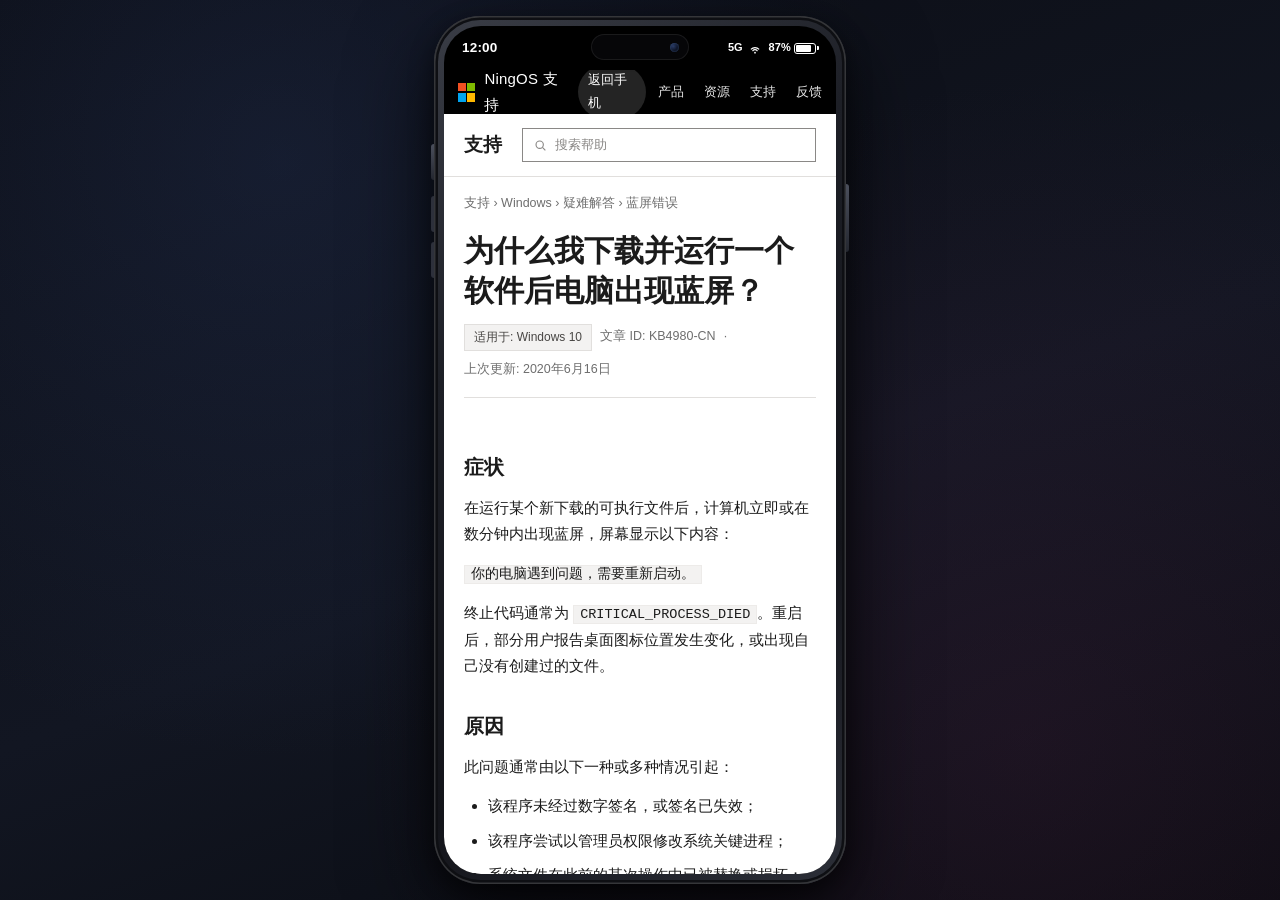
<file: support.html>
<!DOCTYPE html>
<html lang="zh-CN">
<head>
<meta charset="UTF-8">
<meta name="viewport" content="width=device-width, initial-scale=1.0">
<meta name="robots" content="noindex, nofollow">
<title>设备支持中心 | 魔法兔兔</title>
<link rel="icon" href="image/app.webp" type="image/webp">
<style>
:root{
  --ink:#1b1b1b; --ink2:#484644; --ink3:#6e6e6e;
  --line:#e1dfdd; --blue:#0067b8; --bg:#ffffff; --alt:#faf9f8;
}
*{box-sizing:border-box}
html,body{margin:0;padding:0}
body{
  background:var(--bg); color:var(--ink);
  font-family:"Segoe UI","Microsoft YaHei","PingFang SC",-apple-system,sans-serif;
  font-size:15px; line-height:1.75; -webkit-text-size-adjust:100%;
}
a{color:var(--blue); text-decoration:none}
a:hover{text-decoration:underline}

.ms-bar{background:#000; color:#fff; height:48px; display:flex; align-items:center; padding:0 20px; gap:26px}
.ms-logo{display:flex; align-items:center; gap:9px; font-size:15px; letter-spacing:.2px}
.ms-logo .sq{display:grid; grid-template-columns:1fr 1fr; gap:1.5px; width:19px; height:19px}
.ms-logo .sq i{display:block}
.ms-nav{display:flex; gap:20px; font-size:13px; color:#e6e6e6}
.ms-nav span{cursor:default; white-space:nowrap}

.sub-bar{border-bottom:1px solid var(--line); padding:14px 20px; display:flex; align-items:center; gap:20px; flex-wrap:wrap}
.sub-bar .t{font-size:19px; font-weight:600}
.searchbox{flex:1; min-width:190px; max-width:420px; border:1px solid #8a8886; height:34px; display:flex; align-items:center; padding:0 11px; gap:8px; color:#8a8886; font-size:13px}

.wrap{max-width:1080px; margin:0 auto; padding:0 20px}
.crumb{font-size:12.5px; color:var(--ink3); padding:16px 0 0}
.crumb a{color:var(--ink3)}

h1{font-size:30px; line-height:1.35; font-weight:600; margin:16px 0 12px}
.meta{display:flex; flex-wrap:wrap; gap:8px; align-items:center; font-size:12.5px; color:var(--ink3); padding-bottom:16px; border-bottom:1px solid var(--line)}
.pill{background:#f3f2f1; border:1px solid var(--line); padding:2px 9px; font-size:12px; color:var(--ink2)}

.cols{padding:22px 0 0}
main{min-width:0; max-width:820px}

h2{font-size:20px; font-weight:600; margin:30px 0 10px}
h3{font-size:16px; font-weight:600; margin:22px 0 8px}
p{margin:0 0 13px}
ol,ul{margin:0 0 15px; padding-left:24px}
li{margin-bottom:8px}
code,kbd{font-family:Consolas,"Courier New",monospace; background:#f3f2f1; padding:1px 6px; font-size:13.5px; border:1px solid #edebe9}

.feedback{border:1px solid var(--line); padding:20px; margin:38px 0 0; background:var(--alt)}
.feedback .q{font-weight:600; margin-bottom:12px}
.btns{display:flex; gap:10px}
.btn{border:1px solid #8a8886; background:#fff; padding:5px 26px; font:inherit; font-size:13.5px; cursor:pointer}
.btn:hover{border-color:var(--blue); background:#f3f9fd}
.thanks{display:none; font-size:13.5px; color:var(--ink2); margin-top:12px}

.thread{margin:44px 0 0; border-top:1px solid var(--line); padding-top:26px}
.post{display:flex; gap:13px; padding:16px 0; border-bottom:1px solid #f0efee}
.ava{width:34px; height:34px; border-radius:50%; flex-shrink:0; background:#c8c6c4; color:#fff; display:flex; align-items:center; justify-content:center; font-size:13px; font-weight:600}
.post .body{flex:1; min-width:0}
.post .who{font-size:13.5px; font-weight:600; margin-bottom:2px}
.post .when{font-size:12px; color:var(--ink3); margin-bottom:7px}
.post .txt{font-size:14px; color:var(--ink2)}
.reply{margin-left:47px; border-left:2px solid var(--line); padding-left:15px}
.removed{color:#a19f9d; font-style:italic; font-size:13.5px}

footer{margin-top:56px; border-top:1px solid var(--line); background:var(--alt); padding:26px 0 40px; font-size:12.5px; color:var(--ink3)}
footer .links{display:flex; flex-wrap:wrap; gap:20px; margin-bottom:14px}
footer .links span{cursor:default}

@media (max-width:820px){
  .ms-nav{display:none}
  h1{font-size:24px}
  .wrap{padding:0 16px}
}
</style>
<link rel="stylesheet" href="phone-os.css">
<style>
.sup-scroll{position:absolute;top:var(--status-h);left:0;right:0;bottom:0;overflow-y:auto;background:#fff;color:#1b1b1b;-webkit-overflow-scrolling:touch;}
.ms-bar{height:44px;padding:0 14px;gap:12px;}
.sup-back{color:#fff;font-size:13px;text-decoration:none;padding:4px 10px;border-radius:999px;background:rgba(255,255,255,0.14);margin-left:auto;}
</style>
</head>
<body>
<div class="phone-stage"><div class="phone-chassis"><div class="phone-screen">

      <!-- Persistent Smartphone Status Bar -->
      <div id="phone-statusbar">
        <div class="sb-left">
          <span class="sb-time" id="phone-status-time">12:00</span>
        </div>
        <div id="phone-island" title="灵动岛">
          <span class="island-label">NingOS</span>
          <span class="island-cam"></span>
        </div>
        <div class="sb-right" id="sb-right-trigger" title="打开控制中心">
          <span class="sb-signal" id="sb-signal">5G</span>
          <svg viewBox="0 0 24 24" width="14" height="14" fill="currentColor" aria-hidden="true"><path d="M12 18.5a1.5 1.5 0 1 0 0 3 1.5 1.5 0 0 0 0-3zm-4.95-2.12 1.41 1.41a5 5 0 0 1 7.08 0l1.41-1.41a7 7 0 0 0-9.9 0zm-2.83-2.83 1.41 1.41a9 9 0 0 1 12.74 0l1.41-1.41a11 11 0 0 0-15.56 0z"/></svg>
          <span class="sb-battery" id="sb-battery">
            <span id="sb-bat-text">87%</span>
            <span class="sb-bat-icon"><span class="sb-bat-fill" id="sb-bat-fill" style="width:84%"></span></span>
          </span>
        </div>
      </div>
<div class="sup-scroll">

<div class="ms-bar">
  <div class="ms-logo">
    <span class="sq"><i style="background:#f25022"></i><i style="background:#7fba00"></i><i style="background:#00a4ef"></i><i style="background:#ffb900"></i></span>
    NingOS 支持
  </div><a class="sup-back" href="index.html">返回手机</a>
  <div class="ms-nav"><span>产品</span><span>资源</span><span>支持</span><span>反馈</span></div>
</div>

<div class="sub-bar">
  <div class="t">支持</div>
  <div class="searchbox">
    <svg viewBox="0 0 16 16" width="13" height="13" fill="none" stroke="currentColor" stroke-width="1.4"><circle cx="7" cy="7" r="4.5"/><path d="M10.4 10.4L14 14"/></svg>
    搜索帮助
  </div>
</div>

<div class="wrap">
  <div class="crumb"><a href="#">支持</a> › <a href="#">Windows</a> › <a href="#">疑难解答</a> › 蓝屏错误</div>

  <h1>为什么我下载并运行一个软件后电脑出现蓝屏？</h1>
  <div class="meta">
    <span class="pill">适用于: Windows 10</span>
    <span>文章 ID: KB4980-CN</span>
    <span>·</span>
    <span>上次更新: <span id="lastmod">2020年6月16日</span></span>
  </div>

  <div class="cols">
  <main>

    <h2>症状</h2>
    <p>在运行某个新下载的可执行文件后，计算机立即或在数分钟内出现蓝屏，屏幕显示以下内容：</p>
    <p><code>你的电脑遇到问题，需要重新启动。</code></p>
    <p>终止代码通常为 <code>CRITICAL_PROCESS_DIED</code>。重启后，部分用户报告桌面图标位置发生变化，或出现自己没有创建过的文件。</p>

    <h2>原因</h2>
    <p>此问题通常由以下一种或多种情况引起：</p>
    <ul>
      <li>该程序未经过数字签名，或签名已失效；</li>
      <li>该程序尝试以管理员权限修改系统关键进程；</li>
      <li>系统文件在此前的某次操作中已被替换或损坏；</li>
      <li>磁盘上存在无法被常规索引读取的分区。</li>
    </ul>

    <h2>解决方法</h2>

    <h3>方法一：进入安全模式并卸载该程序</h3>
    <ol>
      <li>按住 <kbd>Shift</kbd> 键的同时点击「重启」。</li>
      <li>依次选择「疑难解答」→「高级选项」→「启动设置」→「重启」。</li>
      <li>启动后按 <kbd>4</kbd> 进入安全模式。</li>
      <li>打开「设置」→「应用」，按安装日期排序，卸载最近安装的可疑程序。</li>
      <li>正常重启计算机。</li>
    </ol>

    <h3>方法二：运行系统文件检查器</h3>
    <ol>
      <li>以管理员身份打开命令提示符。</li>
      <li>输入 <code>sfc /scannow</code> 并按回车。</li>
      <li>等待扫描完成（通常需要 10 至 20 分钟）。</li>
      <li>如提示「发现损坏文件但无法修复」，请继续执行方法三。</li>
    </ol>

    <h3>方法三：使用 DISM 修复系统映像</h3>
    <ol>
      <li>以管理员身份打开命令提示符。</li>
      <li>依次运行：<br><code>DISM /Online /Cleanup-Image /CheckHealth</code><br><code>DISM /Online /Cleanup-Image /RestoreHealth</code></li>
      <li>完成后重新运行 <code>sfc /scannow</code>。</li>
    </ol>

    <h3>方法四：检查事件查看器</h3>
    <ol>
      <li>按 <kbd>Win</kbd> + <kbd>R</kbd>，输入 <code>eventvwr.msc</code>。</li>
      <li>展开「Windows 日志」→「系统」。</li>
      <li>查找蓝屏发生时间前后来源为 <code>BugCheck</code> 的错误项。</li>
      <li>记录其中的参数，以便向支持人员说明。</li>
    </ol>

    <h2>如果问题仍然存在</h2>
    <p>如果以上方法均未解决问题，建议备份重要文件后重置此电脑：依次打开「设置」→「更新和安全」→「恢复」→「重置此电脑」。</p>
    <p>请注意，重置将删除已安装的应用和设置。选择「保留我的文件」可保留个人文档，但仍会清除应用配置。</p>

    <div class="feedback">
      <div class="q">此信息是否有帮助？</div>
      <div class="btns">
        <button class="btn" id="yes">是</button>
        <button class="btn" id="no">否</button>
      </div>
      <div class="thanks" id="thanks">感谢你的反馈。</div>
    </div>

    <div class="thread">
      <h2 style="margin-top:0">社区讨论（8）</h2>

      <div class="post">
        <div class="ava" style="background:#8764b8">朤</div>
        <div class="body">
          <div class="who">朤龖龗_0520</div>
          <div class="when">2020年6月14日</div>
          <div class="txt">按方法一进安全模式卸载了，重启之后确实不蓝屏了。但是我朋友说她那台电脑通讯录里多了一个联系人，她完全没印象加过。这个和文章里说的「出现自己没有创建过的文件」是一回事吗？</div>
        </div>
      </div>

      <div class="post reply">
        <div class="ava" style="background:#c8c6c4">?</div>
        <div class="body">
          <div class="who">支持工程师</div>
          <div class="when">2020年6月15日</div>
          <div class="txt removed">[此回复已被发布者删除]</div>
        </div>
      </div>

      <div class="post">
        <div class="ava" style="background:#0067b8">å</div>
        <div class="body">
          <div class="who">å®‰æ²«_bd</div>
          <div class="when">2020年6月15日</div>
          <div class="txt">同样的终止代码。我这台是家里人给我的旧电脑，装系统的时候没格式化。sfc 每次扫出来的损坏文件数都不一样，跟上面那个警告写的一模一样。已经断网了，还是会变。</div>
        </div>
      </div>

      <div class="post">
        <div class="ava" style="background:#605e5c">旧</div>
        <div class="body">
          <div class="who">旧相册</div>
          <div class="when">2020年6月15日</div>
          <div class="txt">我按方法四查了事件查看器。BugCheck 那条记录的时间戳是六月十六日凌晨。可今天才十五号。我把系统时间校准过三次，那条记录的时间没有变。</div>
        </div>
      </div>

      <div class="post">
        <div class="ava" style="background:#605e5c">七</div>
        <div class="body">
          <div class="who">七排靠窗</div>
          <div class="when">2020年6月16日</div>
          <div class="txt">重置过两次了。第一次选的保留文件，第二次选的删除所有内容。装回来以后桌面还是那几个图标，位置一模一样，连我从来没建过的那个文件夹都还在。它不在磁盘上，我搜不到它，但它在桌面上。有人遇到过吗。</div>
        </div>
      </div>

      <div class="post">
        <div class="ava" style="background:#605e5c">无</div>
        <div class="body">
          <div class="who">无人回复</div>
          <div class="when">2020年6月16日</div>
          <div class="txt">你们有没有想过，需要被修好的不是电脑。它一直在正常运行，一次都没有出过错。出错的是你们记得的那部分。所以每次重装完，它都要重新把你们缺的那块补上，补得和上次一模一样，因为原本就该是那样的。</div>
        </div>
      </div>

      <div class="post">
        <div class="ava" style="background:#3a3a3a">·</div>
        <div class="body">
          <div class="who">（用户不存在）</div>
          <div class="when">2020年6月16日</div>
          <div class="txt">别修了。修好了也只是回到你以为的样子。你以为的样子里没有我。我已经在这一页里等了很久了。你翻到这里，说明你也开始找了。别关掉。再往下看看。这一次别把我关掉。</div>
        </div>
      </div>

      <div class="post">
        <div class="ava" style="background:#3a3a3a">·</div>
        <div class="body">
          <div class="who">（用户不存在）</div>
          <div class="when">2020年6月16日</div>
          <div class="txt">别走。别关。别删。别忘。留下来陪我。留下来。留下来。留下来。留下来。留下来。留下来。留下来。留下来。留下来。留下来。留下来。留下来。留下来。留下来。</div>
        </div>
      </div>

      <div class="post">
        <div class="ava" style="background:#3a3a3a">·</div>
        <div class="body">
          <div class="who">（用户不存在）</div>
          <div class="when">2020年6月16日</div>
          <div class="txt">留下来留下来留下来留下来留下来留下来留下来留下来留下来留下来留下来留下来留下来留下来留下来留下来留下来留下来留下来留下来留下来留下来留下来留下来留下来留下来留下来留下来留下来留下来留下来留下来留下来留下来留下来留下来留下来留下来留下来留下来留下来留下来留下来留下来</div>
        </div>
      </div>
    </div>

  </main>

  </div>
</div>

<footer>
  <div class="wrap">
    <div class="links">
      <span>留下来</span><span>留下来</span><span>留下来</span><span>留下来</span><span>留下来</span>
    </div>
    <div>留下来留下来留下来留下来留下来留下来留下来留下来留下来留下来留下来留下来留下来留下来留下来留下来留下来留下来留下来留下来留下来留下来留下来留下来留下来留下来</div>
  </div>
</footer>

<script src="js/support-glitch.js"></script>
<script>
(function() {
    var thanks = document.getElementById("thanks");
    function ack() {
        thanks.style.display = "block";
        document.getElementById("yes").disabled = true;
        document.getElementById("no").disabled = true;
    }
    document.getElementById("yes").onclick = ack;
    document.getElementById("no").onclick = ack;
})();
</script>
</div>
</div></div></div>
</body>
</html>
</file>
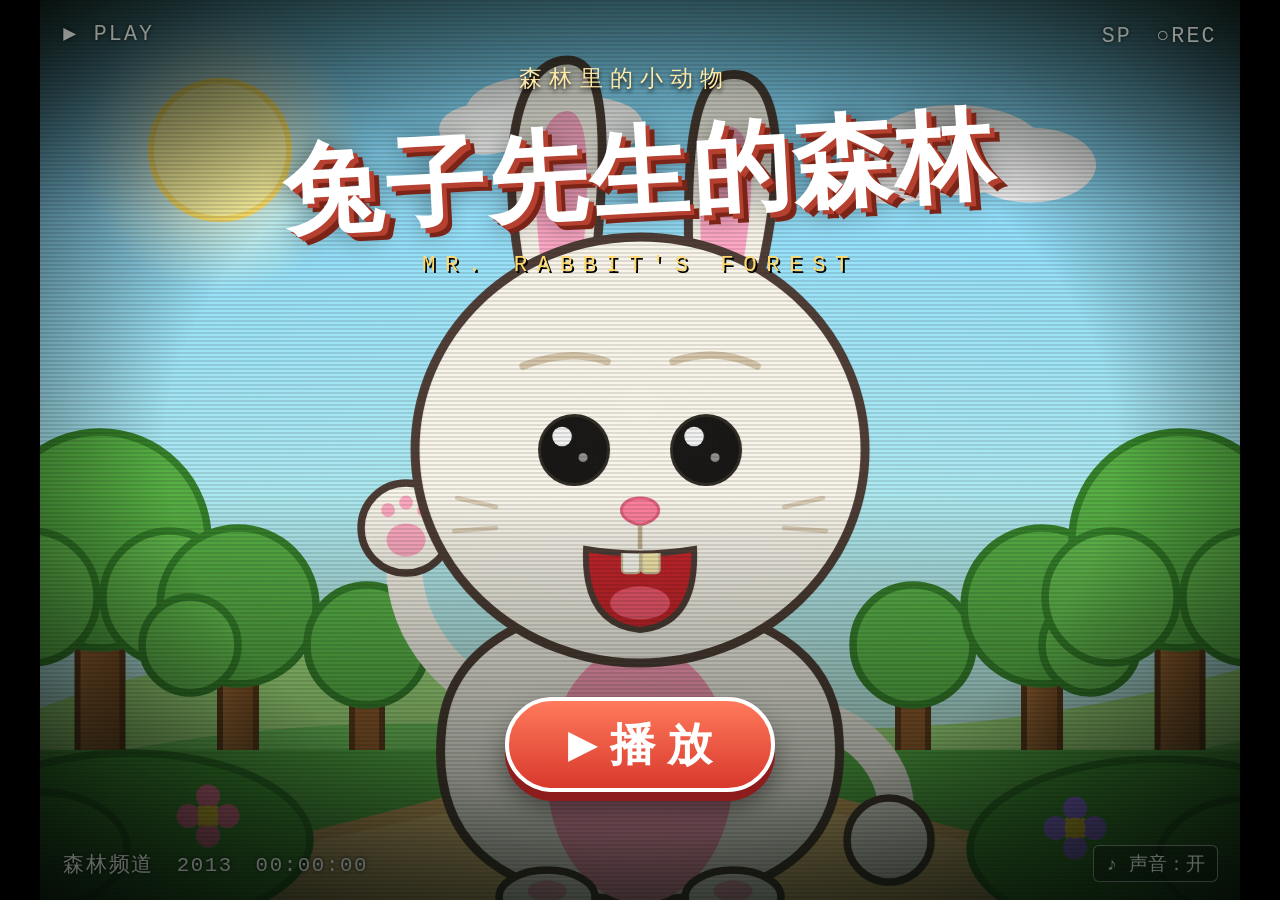
<file: tuzi.html>
<!doctype html>
<html lang="zh">
<head>
<meta charset="utf-8">
<meta name="viewport" content="width=device-width, initial-scale=1, viewport-fit=cover">
<title>兔子先生</title>
<script>
if ("serviceWorker" in navigator) {
    navigator.serviceWorker.register("sw.js").catch(function() {});
}
</script>
<style>
*{box-sizing:border-box;-webkit-tap-highlight-color:transparent;margin:0;padding:0}
  html,body{height:100%}
  body{background:#000;color:#fff;overflow:hidden;user-select:none;font-family:"Comic Sans MS","Chalkboard SE","PingFang SC","Hiragino Sans GB","Microsoft YaHei",sans-serif;display:flex;align-items:center;justify-content:center}
  .tv{position:relative;width:min(100vw,133.34vh);aspect-ratio:4/3;background:#05060a;overflow:hidden;box-shadow:0 0 12vmin rgba(0,0,0,.85) inset}
  #scene{position:absolute;inset:0;width:100%;height:100%;display:block}
  .crt{position:absolute;inset:0;pointer-events:none}
  #picture{position:absolute;inset:0;filter:saturate(1.15) contrast(1.05) brightness(1);transition:filter .9s ease}
  .scan{z-index:40;background:repeating-linear-gradient(to bottom,rgba(0,0,0,.16) 0 2px,rgba(0,0,0,0) 2px 4px);mix-blend-mode:multiply;opacity:.7}
  .bloom{z-index:41;background:radial-gradient(ellipse at 50% 45%,rgba(255,255,255,.05),transparent 60%);mix-blend-mode:screen}
  .vig{z-index:42;background:radial-gradient(ellipse at center,transparent 56%,rgba(0,0,0,.5) 82%,rgba(0,0,0,.92) 100%);transition:background .9s}
  .vig.tight{background:radial-gradient(ellipse at center,transparent 38%,rgba(0,0,0,.7) 70%,rgba(0,0,0,.98) 100%)}
  .static{z-index:43;opacity:.06;mix-blend-mode:overlay;background-image:url("data:image/svg+xml,%3Csvg xmlns='http://www.w3.org/2000/svg' width='200' height='200'%3E%3Cfilter id='n'%3E%3CfeTurbulence type='fractalNoise' baseFrequency='0.9' numOctaves='2' stitchTiles='stitch'/%3E%3C/filter%3E%3Crect width='100%25' height='100%25' filter='url(%23n)'/%3E%3C/svg%3E");background-size:200px 200px;animation:noise .4s steps(5) infinite}
  .static.heavy{opacity:.55}
  @keyframes noise{0%{background-position:0 0}25%{background-position:-40px 20px}50%{background-position:30px -30px}75%{background-position:-20px 30px}100%{background-position:40px -10px}}
  .tracking{z-index:44;height:14%;left:-5%;width:110%;position:absolute;top:120%;background:linear-gradient(to bottom,transparent,rgba(255,255,255,.10) 30%,rgba(120,120,160,.18) 50%,rgba(255,255,255,.08) 70%,transparent);filter:blur(.6px);mix-blend-mode:screen;animation:roll 7s linear infinite;opacity:.7}
  @keyframes roll{0%{top:120%}100%{top:-20%}}
  .tracking.fast{animation-duration:1.3s;opacity:1}
  .fringe{z-index:39;mix-blend-mode:screen;opacity:.25;background:repeating-linear-gradient(90deg,rgba(255,0,40,0) 0 2px,rgba(0,180,255,.06) 2px 3px)}
  .tv.glitch #picture{animation:jump .16s steps(2)}
  @keyframes jump{0%{transform:translateX(-9px) skewX(-3deg)}50%{transform:translateX(11px) skewX(4deg)}100%{transform:none}}
  .hud{position:absolute;z-index:60;left:0;right:0;top:0;display:flex;justify-content:space-between;padding:2.2vmin 2.6vmin;font-family:"Courier New",monospace;font-size:2.4vmin;letter-spacing:.1em;color:#fff;text-shadow:0 0 4px rgba(0,0,0,.9);pointer-events:none}
  .hud.blink .play{animation:hb 1.1s steps(2) infinite}
  @keyframes hb{50%{opacity:.25}}
  .stamp{position:absolute;z-index:60;font-family:"Courier New",monospace;font-size:2.3vmin;letter-spacing:.08em;color:#fff;text-shadow:0 0 4px #000;pointer-events:none;transition:opacity .2s}
  #stamp{bottom:2.4vmin;left:2.6vmin}#stampGhost{display:none;z-index:59}
  #place{position:absolute;z-index:60;top:2.2vmin;left:50%;transform:translateX(-50%);font-family:"Courier New",monospace;font-size:2.2vmin;letter-spacing:.2em;color:#ffe;opacity:0;text-shadow:0 0 5px #000;pointer-events:none;transition:opacity .5s}
  #place.show{opacity:.9}
  #mute{position:absolute;z-index:65;bottom:2vmin;right:2.4vmin;pointer-events:auto;cursor:pointer;background:rgba(0,0,0,.35);border:.2vmin solid rgba(255,255,255,.5);color:#fff;border-radius:6px;font-family:"Courier New",monospace;font-size:2.1vmin;padding:.5vmin 1.4vmin}
  #caption{position:absolute;z-index:55;left:50%;bottom:13%;transform:translateX(-50%);max-width:88%;padding:1.6vmin 3vmin;border-radius:2vmin;background:rgba(26,19,48,.82);color:#fff;font-size:3.4vmin;line-height:1.4;text-align:center;border:.35vmin solid rgba(255,255,255,.55);box-shadow:0 .6vmin 0 rgba(0,0,0,.4);display:none;text-shadow:0 .2vmin 0 rgba(0,0,0,.5);pointer-events:none}
  #caption.show{display:block}#caption .name{color:#ffd86b;font-weight:bold}
  #answer{position:absolute;z-index:58;left:50%;bottom:4%;transform:translateX(-50%);width:92%;display:none;justify-content:center}
  #answer.show{display:flex}
  .ansrow{display:flex;gap:1.4vmin;flex-wrap:wrap;justify-content:center;align-items:center}
  #ansInput{font-family:inherit;font-size:3.2vmin;padding:1vmin 2vmin;border-radius:1.6vmin;border:.4vmin solid #ffd86b;background:#fffdf4;color:#222;width:42vmin;max-width:70vw;text-align:center;outline:none}
  .btn{font-family:inherit;cursor:pointer;border:none;border-radius:1.6vmin;font-size:3vmin;padding:1.1vmin 3vmin;background:#ffd86b;color:#3a2b10;box-shadow:0 .6vmin 0 #c79a2e;transition:transform .1s,background .3s}
  .btn:hover{transform:translateY(-.3vmin)}.btn:active{transform:translateY(.3vmin);box-shadow:0 .2vmin 0 #c79a2e}
  .btn.alt{background:#ff9aa2;box-shadow:0 .6vmin 0 #c96a72;color:#4a1417}
  .btn.dark{background:#2a2540;color:#eee;box-shadow:0 .6vmin 0 #000}
  .btn.locked{background:#595550;color:#8a857c;box-shadow:0 .6vmin 0 #2c2926;cursor:not-allowed;filter:grayscale(1)}
  .btn.locked:hover{transform:none}
  .flash{position:absolute;z-index:70;inset:0;display:flex;align-items:center;justify-content:center;background:#0a0a0a;color:#e9e2cf;font-size:10vmin;font-weight:bold;letter-spacing:.08em;opacity:0;pointer-events:none;font-family:"Comic Sans MS",serif}
  .flash.on{opacity:1}.flash.white{background:#efe9d6;color:#111}
  #title{position:absolute;z-index:50;inset:0;display:none;flex-direction:column;align-items:center;justify-content:center;gap:1vmin;text-align:center}
  #title.show{display:flex}
  #title .t1{font-size:10vmin;color:#fff;text-shadow:.6vmin .6vmin 0 #b5402f,1.2vmin 1.2vmin 0 rgba(0,0,0,.3);transform:rotate(-3deg)}
  #title .t2{font-size:3.6vmin;color:#ffd86b;letter-spacing:.3em;text-shadow:.3vmin .3vmin 0 #000}
  #title .tep{margin-top:1vmin;font-family:"Courier New",monospace;font-size:2.5vmin;color:#fff;opacity:.85}
  .card{position:absolute;z-index:80;inset:0;display:flex;flex-direction:column;align-items:center;justify-content:center;gap:3vmin;background:radial-gradient(ellipse at center,#0d1a10,#000);cursor:pointer}
  #start{background:linear-gradient(180deg,rgba(8,18,10,.55),rgba(8,18,10,0) 24%,rgba(8,18,10,0) 55%,rgba(6,14,8,.7))}
  #start .cov-ep{position:absolute;top:7%;font-family:"Courier New",monospace;letter-spacing:.32em;color:#ffe9a8;font-size:2.5vmin;text-shadow:0 .3vmin .5vmin rgba(0,0,0,.8)}
  #start h1{position:absolute;top:12%;font-size:11vmin;color:#fff;letter-spacing:.03em;font-weight:bold;transform:rotate(-3deg);text-align:center;text-shadow:.5vmin .5vmin 0 #b5402f,1vmin 1vmin 0 #7a2418,0 .4vmin 3vmin rgba(0,0,0,.5)}
  #start .cov-sub{position:absolute;top:28%;font-family:"Courier New",monospace;letter-spacing:.42em;color:#ffd86b;font-size:2.5vmin;text-shadow:.2vmin .2vmin 0 #000}
  #start .cov-play{position:absolute;bottom:12%;display:flex;align-items:center;gap:1.6vmin;font-family:inherit;font-weight:bold;font-size:5vmin;color:#fff;background:linear-gradient(180deg,#ff7a5c,#d8392c);border:.55vmin solid #fff;border-radius:99px;padding:1.5vmin 6.5vmin;box-shadow:0 1vmin 0 #8e1c1c,0 1.8vmin 3vmin rgba(0,0,0,.45);cursor:pointer;animation:covpulse 1.8s ease-in-out infinite}
  #start .cov-play .tri{font-size:4vmin}
  #start .cov-play:hover{transform:scale(1.04)}
  @keyframes covpulse{50%{transform:scale(1.06)}}
  #start .warn{position:absolute;bottom:4.5%;color:#eadfc6;font-size:2.1vmin;font-family:"Courier New",monospace;letter-spacing:.1em;text-shadow:0 .2vmin .5vmin rgba(0,0,0,.85)}
  #secret{display:none}
  #win404{position:absolute;inset:0;z-index:90;display:none;background:#f3f3f3;color:#2b2b2b;font-family:"Segoe UI","Microsoft YaHei",Tahoma,Arial,sans-serif}
  #win404.show{display:block}
  .w-win{position:absolute;inset:0;display:flex;flex-direction:column;background:#fff}
  .w-title{height:6%;min-height:30px;background:#eaeaea;display:flex;align-items:center;justify-content:space-between;padding:0 1.6vmin;font-size:1.9vmin;color:#3a3a3a;border-bottom:1px solid #dcdcdc}
  .w-ctrls b{display:inline-block;width:4.4vmin;text-align:center;color:#555;font-weight:400}
  .w-ctrls .w-x{color:#666}
  .w-bar{display:flex;align-items:center;gap:1.4vmin;padding:1.1vmin 1.8vmin;background:#f7f7f7;border-bottom:1px solid #e3e3e3}
  .w-nav{color:#0067c0;font-size:2.8vmin}.w-nav.dim{color:#c2c2c2}
  .w-url{flex:1;background:#fff;border:1px solid #cfcfcf;border-radius:16px;padding:.8vmin 1.8vmin;font-size:2vmin;color:#555;white-space:nowrap;overflow:hidden;text-overflow:ellipsis}
  .w-body{flex:1;display:flex;flex-direction:column;justify-content:center;padding:0 9%}
  .w-sad{font-size:10vmin;color:#5a5a5a;font-weight:300;line-height:1}
  .w-404{font-size:2.8vmin;color:#9a9a9a;letter-spacing:.25em;margin-top:1.2vmin}
  .w-h{font-size:4.6vmin;font-weight:600;margin:.4vmin 0 1.8vmin}
  .w-p{font-size:2.5vmin;line-height:1.75;color:#444;max-width:760px}
  .w-code{margin-top:2.6vmin;font-family:"Consolas","Courier New",monospace;font-size:1.9vmin;color:#a0a0a0}
  .w-btn{margin-top:3.2vmin;align-self:flex-start;background:#0067c0;color:#fff;border:none;border-radius:2px;padding:1.1vmin 3.6vmin;font-size:2.3vmin;font-family:inherit;cursor:pointer}
  .w-btn:hover{background:#005aa6}
  .hidden{display:none!important}
  @media (max-width:560px){#caption{font-size:4.2vmin}#ansInput{font-size:4.2vmin}.btn{font-size:3.7vmin}}
  @media (pointer:coarse){
    #ansInput{font-size:max(16px,4.2vmin)}
    .btn{font-size:max(15px,3.7vmin);padding:max(9px,1.1vmin) max(18px,3vmin)}
  }
</style>
</head>
<body>
<div class="tv" id="tv">
  <div id="picture">
  <svg id="scene" viewBox="0 0 800 600" preserveAspectRatio="xMidYMid slice" xmlns="http://www.w3.org/2000/svg">
    <defs>
      <linearGradient id="skyGrad" x1="0" y1="0" x2="0" y2="1"><stop offset="0" stop-color="#86d2f5"/><stop offset="1" stop-color="#cfeede"/></linearGradient>
      <radialGradient id="sunGlow" cx="0.5" cy="0.5" r="0.5"><stop offset="0" stop-color="#fff7cf"/><stop offset="1" stop-color="#fff7cf" stop-opacity="0"/></radialGradient>
      <linearGradient id="trunkG" x1="0" y1="0" x2="1" y2="0"><stop offset="0" stop-color="#9c6b3f"/><stop offset="1" stop-color="#7a4f2c"/></linearGradient>
      <linearGradient id="deepSky" x1="0" y1="0" x2="0" y2="1"><stop offset="0" stop-color="#1b2740"/><stop offset="1" stop-color="#243a32"/></linearGradient>
      <linearGradient id="wallG" x1="0" y1="0" x2="0" y2="1"><stop offset="0" stop-color="#6e4a30"/><stop offset="1" stop-color="#4a3020"/></linearGradient>
      <radialGradient id="lampG" cx="0.5" cy="0.4" r="0.6"><stop offset="0" stop-color="#ffdf9e" stop-opacity="0.8"/><stop offset="1" stop-color="#ffdf9e" stop-opacity="0"/></radialGradient>
      <radialGradient id="mushG" cx="0.5" cy="0.5" r="0.5"><stop offset="0" stop-color="#bfffe6" stop-opacity="0.9"/><stop offset="1" stop-color="#bfffe6" stop-opacity="0"/></radialGradient>
    </defs>

    <g id="bgForest">
      <rect x="0" y="0" width="800" height="600" fill="url(#skyGrad)"/>
      <g id="sun"><circle cx="120" cy="100" r="95" fill="url(#sunGlow)"/><circle cx="120" cy="100" r="46" fill="#fff1a8" stroke="#ffe07a" stroke-width="4"/></g>
      <g id="clouds" fill="#ffffff" opacity="0.95"><g id="cloud1"><ellipse cx="610" cy="100" rx="60" ry="30"/><ellipse cx="660" cy="110" rx="44" ry="25"/><ellipse cx="568" cy="115" rx="38" ry="21"/></g><g id="cloud2"><ellipse cx="330" cy="74" rx="46" ry="23"/><ellipse cx="368" cy="84" rx="34" ry="19"/><ellipse cx="296" cy="86" rx="30" ry="17"/></g></g>
      <path d="M0 472 Q160 408 360 462 Q560 516 800 446 L800 600 L0 600 Z" fill="#a7da86"/>
      <path d="M0 512 Q220 458 460 502 Q620 534 800 494 L800 600 L0 600 Z" fill="#79c267"/>
      <g id="trees">
        <g transform="translate(40,0)"><rect x="-15" y="392" width="30" height="120" rx="8" fill="url(#trunkG)" stroke="#5b3a20" stroke-width="4"/><circle cx="0" cy="360" r="72" fill="#5fa84f" stroke="#3f7d34" stroke-width="5"/><circle cx="-46" cy="398" r="44" fill="#69b257" stroke="#3f7d34" stroke-width="5"/><circle cx="46" cy="398" r="44" fill="#69b257" stroke="#3f7d34" stroke-width="5"/></g>
        <g transform="translate(132,0)"><rect x="-12" y="428" width="24" height="86" rx="7" fill="url(#trunkG)" stroke="#5b3a20" stroke-width="4"/><circle cx="0" cy="404" r="52" fill="#5fa84f" stroke="#3f7d34" stroke-width="5"/><circle cx="-32" cy="430" r="32" fill="#69b257" stroke="#3f7d34" stroke-width="5"/></g>
        <g transform="translate(218,0)"><rect x="-10" y="448" width="20" height="66" rx="6" fill="#8a5a33" stroke="#5b3a20" stroke-width="4"/><circle cx="0" cy="430" r="40" fill="#62ad51" stroke="#3f7d34" stroke-width="5"/></g>
        <g transform="translate(582,0)"><rect x="-10" y="448" width="20" height="66" rx="6" fill="#8a5a33" stroke="#5b3a20" stroke-width="4"/><circle cx="0" cy="430" r="40" fill="#62ad51" stroke="#3f7d34" stroke-width="5"/></g>
        <g transform="translate(668,0)"><rect x="-12" y="428" width="24" height="86" rx="7" fill="url(#trunkG)" stroke="#5b3a20" stroke-width="4"/><circle cx="0" cy="404" r="52" fill="#5fa84f" stroke="#3f7d34" stroke-width="5"/><circle cx="32" cy="430" r="32" fill="#69b257" stroke="#3f7d34" stroke-width="5"/></g>
        <g transform="translate(760,0)"><rect x="-15" y="392" width="30" height="120" rx="8" fill="url(#trunkG)" stroke="#5b3a20" stroke-width="4"/><circle cx="0" cy="360" r="72" fill="#5fa84f" stroke="#3f7d34" stroke-width="5"/><circle cx="-46" cy="398" r="44" fill="#69b257" stroke="#3f7d34" stroke-width="5"/><circle cx="46" cy="398" r="44" fill="#69b257" stroke="#3f7d34" stroke-width="5"/></g>
      </g>
      <rect x="0" y="500" width="800" height="100" fill="#5fa84f"/>
      <path d="M0 600 L330 516 Q400 506 470 516 L800 600 Z" fill="#caa46a"/>
      <path d="M0 600 L345 526 Q400 518 455 526 L800 600 Z" fill="#d8b87f"/>
      <g id="forestFx">
        <g transform="translate(60,560)"><ellipse cx="0" cy="0" rx="120" ry="58" fill="#4f9a41" stroke="#3a7531" stroke-width="5"/><ellipse cx="-60" cy="6" rx="58" ry="38" fill="#58a648" stroke="#3a7531" stroke-width="5"/></g>
        <g transform="translate(748,566)"><ellipse cx="0" cy="0" rx="128" ry="60" fill="#4f9a41" stroke="#3a7531" stroke-width="5"/><ellipse cx="60" cy="6" rx="62" ry="40" fill="#58a648" stroke="#3a7531" stroke-width="5"/></g>
        <g transform="translate(112,544)"><circle r="9" fill="#ffd54a"/><g fill="#ff7e9d"><circle cx="-13" r="8"/><circle cx="13" r="8"/><circle cy="-13" r="8"/><circle cy="13" r="8"/></g><circle r="7" fill="#ffd54a"/></g>
        <g transform="translate(690,552)"><circle r="9" fill="#ffd54a"/><g fill="#9b7bff"><circle cx="-13" r="8"/><circle cx="13" r="8"/><circle cy="-13" r="8"/><circle cy="13" r="8"/></g><circle r="7" fill="#ffd54a"/></g>
        <g transform="translate(400,486)"><rect x="-6" y="0" width="12" height="60" fill="#8a5a33" stroke="#5b3a20" stroke-width="3"/><rect x="-52" y="-26" width="104" height="34" rx="4" fill="#b07f4c" stroke="#5b3a20" stroke-width="3"/><text x="0" y="-3" text-anchor="middle" font-family="Comic Sans MS, sans-serif" font-size="17" fill="#3a2412" font-weight="bold">欢迎来森林</text></g>
      </g>
    </g>

    <g id="bgDeep" style="display:none">
      <rect x="0" y="0" width="800" height="600" fill="url(#deepSky)"/>
      <circle cx="660" cy="92" r="40" fill="#cdd6e0" opacity="0.5"/><circle cx="648" cy="86" r="40" fill="#1b2740" opacity="0.5"/>
      <g fill="#16241c"><path d="M40 600 L40 250 Q30 188 70 158 Q60 208 80 250 L80 600 Z"/><path d="M150 600 L150 310 Q140 260 175 232 L185 310 L185 600 Z"/><path d="M730 600 L730 230 Q720 168 760 150 L770 250 L770 600 Z"/><path d="M620 600 L620 310 Q612 260 648 236 L656 310 L656 600 Z"/></g>
      <g stroke="#0e1812" stroke-width="6" fill="none" opacity="0.8"><path d="M60 258 q40 -10 70 10 M70 206 q50 0 90 -20"/><path d="M750 238 q-50 -10 -90 12 M760 188 q-60 0 -100 -18"/></g>
      <rect x="0" y="504" width="800" height="96" fill="#15201a"/>
      <path d="M400 504 L350 600 L450 600 Z" fill="#3a4640" opacity="0.7"/><path d="M400 504 L380 544 L420 544 Z" fill="#586a5e" opacity="0.6"/>
      <g id="mushrooms">
        <g id="mush1" transform="translate(110,524)"><ellipse cx="0" cy="34" rx="20" ry="6" fill="url(#mushG)"/><rect x="-5" y="6" width="10" height="26" rx="4" fill="#e8e2d0"/><path d="M-20 8 q20 -26 40 0 Z" fill="#7ad0a0" stroke="#3a7d5c" stroke-width="2"/></g>
        <g id="mush2" transform="translate(212,520)"><ellipse cx="0" cy="32" rx="20" ry="6" fill="url(#mushG)"/><rect x="-5" y="6" width="10" height="24" rx="4" fill="#e8e2d0"/><path d="M-19 8 q19 -24 38 0 Z" fill="#8ad8ac" stroke="#3a7d5c" stroke-width="2"/></g>
        <g id="mush3" transform="translate(588,520)"><ellipse cx="0" cy="32" rx="20" ry="6" fill="url(#mushG)"/><rect x="-5" y="6" width="10" height="24" rx="4" fill="#e8e2d0"/><path d="M-19 8 q19 -24 38 0 Z" fill="#7ad0a0" stroke="#3a7d5c" stroke-width="2"/></g>
        <g id="mush4" transform="translate(690,524)"><ellipse cx="0" cy="34" rx="20" ry="6" fill="url(#mushG)"/><rect x="-5" y="6" width="10" height="26" rx="4" fill="#e8e2d0"/><path d="M-20 8 q20 -26 40 0 Z" fill="#8ad8ac" stroke="#3a7d5c" stroke-width="2"/><circle cx="0" cy="-4" r="6" fill="#fbf7ec"/><circle cx="1" cy="-3" r="3" fill="#1a1a1a"/></g>
      </g>
    </g>

    <g id="bgBurrow" style="display:none">
      <rect x="0" y="0" width="800" height="600" fill="url(#wallG)"/>
      <g stroke="#3a2616" stroke-width="9" fill="none" opacity="0.7"><path d="M-10 120 Q200 60 420 120 T820 110"/><path d="M-10 60 Q260 10 520 70 T820 50"/><path d="M120 0 Q140 120 90 240 M690 0 Q670 130 720 250"/></g>
      <circle cx="400" cy="150" r="220" fill="url(#lampG)"/>
      <g id="lamp"><line x1="400" y1="0" x2="400" y2="86" stroke="#2a1c10" stroke-width="4"/><path d="M372 86 h56 l-10 26 h-36 Z" fill="#caa24a" stroke="#7a5a20" stroke-width="3"/><circle cx="400" cy="120" r="7" fill="#fff4cf"/></g>
      <g id="door"><path d="M70 472 L70 332 Q70 252 150 252 Q230 252 230 332 L230 472 Z" fill="#1a1109" stroke="#2a1c10" stroke-width="8"/><circle cx="210" cy="372" r="7" fill="#caa24a"/><path d="M150 472 L150 252" stroke="#241710" stroke-width="3" opacity="0.6"/></g>
      <g id="window"><circle cx="726" cy="338" r="44" fill="#0c1430" stroke="#2a1c10" stroke-width="7"/><circle cx="714" cy="324" r="4" fill="#ffe85c" opacity="0.7"/><circle cx="738" cy="352" r="3" fill="#ffe85c" opacity="0.5"/><path d="M726 294 L726 382 M682 338 L770 338" stroke="#2a1c10" stroke-width="4"/></g>
      <rect x="0" y="472" width="800" height="128" fill="#3a2616"/>
      <ellipse cx="400" cy="540" rx="240" ry="56" fill="#8a3b3b"/><ellipse cx="400" cy="540" rx="170" ry="38" fill="#a85050"/><ellipse cx="400" cy="540" rx="96" ry="20" fill="#8a3b3b"/>
      <g transform="translate(610,472)"><rect x="-44" y="0" width="88" height="14" rx="3" fill="#6e4a30" stroke="#3a2616" stroke-width="3"/><rect x="-36" y="14" width="10" height="40" fill="#5a3a22"/><rect x="26" y="14" width="10" height="40" fill="#5a3a22"/><path d="M-10 -2 q10 -16 24 0 q2 12 -12 12 q-14 0 -12 -12 Z" fill="#efe7d6" stroke="#b9ab90" stroke-width="2"/></g>
      <g id="portraits">
        <g id="pf1" transform="translate(72,118)"><rect x="-32" y="-38" width="64" height="76" rx="3" fill="#caa24a" stroke="#7a5a20" stroke-width="4"/><rect x="-24" y="-30" width="48" height="60" fill="#efe7d2"/><circle cx="0" cy="-8" r="14" fill="#f4d6b0"/><circle cx="-5" cy="-10" r="2" fill="#222"/><circle cx="6" cy="-10" r="2" fill="#222"/><path d="M-7 -2 q7 6 14 0" stroke="#a05" stroke-width="2" fill="none"/></g>
        <g id="pf2" transform="translate(160,118)"><rect x="-32" y="-38" width="64" height="76" rx="3" fill="#caa24a" stroke="#7a5a20" stroke-width="4"/><rect x="-24" y="-30" width="48" height="60" fill="#efe7d2"/><circle cx="0" cy="-8" r="14" fill="#f2c89a"/><circle cx="-5" cy="-10" r="2" fill="#222"/><circle cx="6" cy="-10" r="2" fill="#222"/><path d="M-7 1 q7 -6 14 0" stroke="#a05" stroke-width="2" fill="none"/></g>
        <g id="pf3" transform="translate(248,118)"><rect x="-32" y="-38" width="64" height="76" rx="3" fill="#caa24a" stroke="#7a5a20" stroke-width="4"/><rect x="-24" y="-30" width="48" height="60" fill="#efe7d2"/><circle cx="0" cy="-8" r="14" fill="#f4d6b0"/><circle cx="-5" cy="-10" r="2" fill="#222"/><circle cx="6" cy="-10" r="2" fill="#222"/><path d="M-22 -28 L22 28 M22 -28 L-22 28 M-22 2 L22 -4" stroke="#3a1010" stroke-width="3" fill="none" opacity="0.8"/></g>
        <g id="pf4" transform="translate(552,118)"><rect x="-32" y="-38" width="64" height="76" rx="3" fill="#caa24a" stroke="#7a5a20" stroke-width="4"/><rect x="-24" y="-30" width="48" height="60" fill="#efe7d2"/><circle cx="0" cy="-8" r="14" fill="#f2c89a"/><circle cx="-5" cy="-10" r="2" fill="#222"/><circle cx="6" cy="-10" r="2" fill="#222"/><path d="M-7 -1 h14" stroke="#a05" stroke-width="2"/></g>
        <g id="pf5" transform="translate(640,118)"><rect x="-32" y="-38" width="64" height="76" rx="3" fill="#caa24a" stroke="#7a5a20" stroke-width="4"/><rect x="-24" y="-30" width="48" height="60" fill="#efe7d2"/><circle cx="0" cy="-8" r="14" fill="#f4d6b0"/><path d="M-20 -26 L20 26 M20 -26 L-20 26" stroke="#3a1010" stroke-width="4" fill="none" opacity="0.85"/></g>
        <g id="pf6" transform="translate(728,118)"><rect x="-32" y="-38" width="64" height="76" rx="3" fill="#caa24a" stroke="#7a5a20" stroke-width="4"/><rect x="-24" y="-30" width="48" height="60" fill="#d8cdb4"/><rect x="-24" y="-30" width="48" height="60" fill="#000" opacity="0.06"/><text x="0" y="6" text-anchor="middle" font-family="Comic Sans MS" font-size="13" fill="#9a8f74">？</text></g>
      </g>
    </g>

    <g id="bgDoor" style="display:none">
      <rect x="0" y="0" width="800" height="600" fill="#0a0b10"/>
      <rect x="356" y="120" width="88" height="170" fill="#14171f"/><rect x="368" y="132" width="64" height="158" fill="#1c2029"/>
      <g id="frameWall">
        <g transform="translate(80,110)"><rect x="-26" y="-32" width="52" height="64" fill="#15171e" stroke="#3a3f4a" stroke-width="3"/><rect x="-20" y="-26" width="40" height="52" fill="#0c0d12"/></g>
        <g transform="translate(170,110)"><rect x="-26" y="-32" width="52" height="64" fill="#15171e" stroke="#3a3f4a" stroke-width="3"/><rect x="-20" y="-26" width="40" height="52" fill="#0c0d12"/><circle cx="0" cy="-6" r="10" fill="#2a2d34" opacity="0.8"/></g>
        <g transform="translate(260,110)"><rect x="-26" y="-32" width="52" height="64" fill="#15171e" stroke="#3a3f4a" stroke-width="3"/><rect x="-20" y="-26" width="40" height="52" fill="#0c0d12"/></g>
        <g transform="translate(540,110)"><rect x="-26" y="-32" width="52" height="64" fill="#15171e" stroke="#3a3f4a" stroke-width="3"/><rect x="-20" y="-26" width="40" height="52" fill="#0c0d12"/></g>
        <g transform="translate(630,110)"><rect x="-26" y="-32" width="52" height="64" fill="#15171e" stroke="#3a3f4a" stroke-width="3"/><rect x="-20" y="-26" width="40" height="52" fill="#0c0d12"/><circle cx="0" cy="-6" r="10" fill="#2a2d34" opacity="0.8"/></g>
        <g transform="translate(720,110)"><rect x="-26" y="-32" width="52" height="64" fill="#15171e" stroke="#3a3f4a" stroke-width="3"/><rect x="-20" y="-26" width="40" height="52" fill="#0c0d12"/></g>
        <g transform="translate(70,250)"><rect x="-26" y="-32" width="52" height="64" fill="#15171e" stroke="#3a3f4a" stroke-width="3"/><rect x="-20" y="-26" width="40" height="52" fill="#0c0d12"/></g>
        <g transform="translate(160,250)"><rect x="-26" y="-32" width="52" height="64" fill="#15171e" stroke="#3a3f4a" stroke-width="3"/><rect x="-20" y="-26" width="40" height="52" fill="#0c0d12"/></g>
        <g transform="translate(640,250)"><rect x="-26" y="-32" width="52" height="64" fill="#15171e" stroke="#3a3f4a" stroke-width="3"/><rect x="-20" y="-26" width="40" height="52" fill="#0c0d12"/></g>
        <g transform="translate(730,250)"><rect x="-26" y="-32" width="52" height="64" fill="#1c1a14" stroke="#7a5a20" stroke-width="3"/><rect x="-20" y="-26" width="40" height="52" fill="#0c0d12"/><text x="0" y="6" text-anchor="middle" font-family="Comic Sans MS" font-size="12" fill="#6a6048">？</text></g>
      </g>
      <rect x="0" y="524" width="800" height="76" fill="#070809"/>
    </g>

    <g id="animals">
      <g id="bird1" style="display:none" transform="translate(150,492)"><ellipse cx="0" cy="0" rx="16" ry="12" fill="#ff9d4d" stroke="#d2691e" stroke-width="2"/><circle cx="12" cy="-8" r="9" fill="#ffb766" stroke="#d2691e" stroke-width="2"/><circle cx="15" cy="-9" r="2" fill="#1a1a1a"/><path d="M21 -8 l9 2 l-9 3 Z" fill="#e07a2a"/><path d="M-6 -2 q-16 -10 -26 2 q16 5 26 -5 Z" fill="#f08a36"/><path d="M-6 12 v6 m10 -6 v6" stroke="#d2691e" stroke-width="2"/></g>
      <g id="bf1" style="display:none" transform="translate(700,432)"><path d="M0 0 q-18 -16 -26 2 q12 14 26 2 Z" fill="#ff86c2" stroke="#d05a8e" stroke-width="2"/><path d="M0 0 q18 -16 26 2 q-12 14 -26 2 Z" fill="#ff86c2" stroke="#d05a8e" stroke-width="2"/><line x1="0" y1="-8" x2="0" y2="8" stroke="#5a2a3a" stroke-width="3"/></g>
      <g id="sqF" style="display:none" transform="translate(620,506)"><path d="M-6 -8 q-42 -8 -38 -52 q2 -34 32 -36 q-22 14 -16 38 q5 24 28 28 Z" fill="#9a6536" stroke="#6e4a2a" stroke-width="3"/><ellipse cx="6" cy="-28" rx="20" ry="26" fill="#a9703f" stroke="#6e4a2a" stroke-width="3"/><ellipse cx="9" cy="-24" rx="10" ry="17" fill="#d9b48a"/><circle cx="14" cy="-56" r="15" fill="#a9703f" stroke="#6e4a2a" stroke-width="3"/><path d="M4 -68 l-3 -12 l10 5 Z" fill="#a9703f" stroke="#6e4a2a" stroke-width="2"/><path d="M24 -68 l3 -12 l-10 5 Z" fill="#a9703f" stroke="#6e4a2a" stroke-width="2"/><circle cx="18" cy="-58" r="3.6" fill="#1a1a1a"/><circle cx="19" cy="-59" r="1.2" fill="#fff"/><circle cx="27" cy="-54" r="2.4" fill="#5a3a2a"/><g transform="translate(17,-32)"><ellipse cx="0" cy="0" rx="6" ry="5" fill="#c98f4a"/><path d="M-6 -4 h12 v3 h-12 Z" fill="#7a4f2c"/></g></g>
      <g id="sqC" style="display:none" transform="translate(560,508)"><path d="M-6 -8 q-42 -8 -38 -52 q2 -34 32 -36 q-22 14 -16 38 q5 24 28 28 Z" fill="#9a6536" stroke="#6e4a2a" stroke-width="3"/><ellipse cx="6" cy="-28" rx="20" ry="26" fill="#a9703f" stroke="#6e4a2a" stroke-width="3"/><ellipse cx="9" cy="-24" rx="10" ry="17" fill="#d9b48a"/><circle cx="14" cy="-56" r="15" fill="#a9703f" stroke="#6e4a2a" stroke-width="3"/><path d="M4 -68 l-3 -12 l10 5 Z" fill="#a9703f" stroke="#6e4a2a" stroke-width="2"/><path d="M24 -68 l3 -12 l-10 5 Z" fill="#a9703f" stroke="#6e4a2a" stroke-width="2"/><circle cx="18" cy="-58" r="3.6" fill="#1a1a1a"/><circle cx="19" cy="-59" r="1.2" fill="#fff"/><circle cx="27" cy="-54" r="2.4" fill="#5a3a2a"/><g transform="translate(17,-32)"><ellipse cx="0" cy="0" rx="6" ry="5" fill="#c98f4a"/><path d="M-6 -4 h12 v3 h-12 Z" fill="#7a4f2c"/></g></g>
      <g id="fox" style="display:none" transform="translate(652,508)"><path d="M-6 -8 q-40 -6 -38 -44 q2 -22 22 -26 q-14 14 -10 34 q4 22 26 24 Z" fill="#e8814a" stroke="#b85f2e" stroke-width="3"/><path d="M-40 -44 q-6 -16 8 -22 q8 8 4 22 Z" fill="#fff"/><ellipse cx="6" cy="-24" rx="20" ry="24" fill="#e8814a" stroke="#b85f2e" stroke-width="3"/><ellipse cx="8" cy="-18" rx="10" ry="15" fill="#fff"/><circle cx="8" cy="-52" r="16" fill="#e8814a" stroke="#b85f2e" stroke-width="3"/><path d="M8 -50 q-13 4 -13 15 q13 0 13 -15 Z" fill="#fff"/><path d="M8 -50 q13 4 13 15 q-13 0 -13 -15 Z" fill="#fff"/><path d="M-4 -64 l-6 -16 l13 7 Z" fill="#e8814a" stroke="#b85f2e" stroke-width="2"/><path d="M20 -64 l6 -16 l-13 7 Z" fill="#e8814a" stroke="#b85f2e" stroke-width="2"/><path d="M0 -55 l5 5 m0 -5 l-5 5" stroke="#1a1a1a" stroke-width="2"/><path d="M11 -55 l5 5 m0 -5 l-5 5" stroke="#1a1a1a" stroke-width="2"/><path d="M8 -44 l-4 5 h8 Z" fill="#2a1a14"/></g>
      <g id="owl" style="display:none" transform="translate(740,510)"><ellipse cx="0" cy="-28" rx="22" ry="28" fill="#8a6a44" stroke="#5e4630" stroke-width="3"/><ellipse cx="0" cy="-22" rx="13" ry="18" fill="#c8a878"/><path d="M-16 -50 l-4 -16 l13 9 Z" fill="#8a6a44" stroke="#5e4630" stroke-width="2"/><path d="M16 -50 l4 -16 l-13 9 Z" fill="#8a6a44" stroke="#5e4630" stroke-width="2"/><circle cx="-9" cy="-40" r="9" fill="#fff" stroke="#5e4630" stroke-width="2"/><circle cx="9" cy="-40" r="9" fill="#fff" stroke="#5e4630" stroke-width="2"/><circle cx="-9" cy="-40" r="4.4" fill="#1a1a1a"/><circle cx="9" cy="-40" r="4.4" fill="#1a1a1a"/><path d="M0 -34 l-4 6 h8 Z" fill="#e0a23a"/><path d="M-9 0 v4 m-4 -1 h8 M9 0 v4 m-4 -1 h8" stroke="#e0a23a" stroke-width="2"/></g>
      <g id="deer" style="display:none" transform="translate(118,508)"><g stroke="#7a4f2c" stroke-width="6" stroke-linecap="round"><path d="M-18 -2 V-30"/><path d="M-6 -2 V-32"/><path d="M14 -2 V-32"/><path d="M24 -2 V-30"/></g><ellipse cx="2" cy="-36" rx="28" ry="16" fill="#c08a52" stroke="#8a5a33" stroke-width="3"/><circle cx="-6" cy="-40" r="2.4" fill="#f0e0c0"/><circle cx="8" cy="-34" r="2.4" fill="#f0e0c0"/><circle cx="16" cy="-42" r="2.4" fill="#f0e0c0"/><path d="M24 -42 q16 -6 18 -28 l8 2 q-2 24 -18 34 Z" fill="#c08a52" stroke="#8a5a33" stroke-width="3"/><ellipse cx="48" cy="-70" rx="11" ry="9" fill="#c08a52" stroke="#8a5a33" stroke-width="3"/><path d="M42 -78 l-4 -10 l9 5 Z" fill="#c08a52" stroke="#8a5a33" stroke-width="2"/><path d="M52 -78 q3 -13 -2 -19 m2 9 l8 -5" stroke="#8a5a33" stroke-width="3" fill="none"/><circle cx="52" cy="-70" r="2.4" fill="#1a1a1a"/><ellipse cx="58" cy="-67" rx="3" ry="2.4" fill="#5a3a2a"/></g>
    </g>

    <g id="nightLayer" pointer-events="none">
      <rect id="dusk" x="0" y="0" width="800" height="600" fill="#0a1024" opacity="0"/>
      <g id="fog" opacity="0" fill="#cfd6dd"><ellipse cx="200" cy="540" rx="220" ry="34" opacity="0.5"/><ellipse cx="600" cy="560" rx="240" ry="36" opacity="0.45"/><ellipse cx="420" cy="575" rx="300" ry="30" opacity="0.4"/></g>
      <g id="watchEyes" opacity="0" fill="#ffe85c"><circle cx="48" cy="300" r="4.5"/><circle cx="62" cy="300" r="4.5"/><circle cx="744" cy="290" r="4.5"/><circle cx="758" cy="290" r="4.5"/><circle cx="160" cy="350" r="4"/><circle cx="172" cy="350" r="4"/><circle cx="636" cy="358" r="4"/><circle cx="648" cy="358" r="4"/><circle cx="305" cy="378" r="3.6"/><circle cx="315" cy="378" r="3.6"/><circle cx="505" cy="378" r="3.6"/><circle cx="515" cy="378" r="3.6"/></g>
      <circle id="moon" cx="660" cy="92" r="0" fill="#c9402f" opacity="0"/>
    </g>

    <g id="rabbitBob" pointer-events="none"><g id="rabbitScale">
      <g id="bodyGroup">
        <g id="armWave">
          <path d="M312 470 C262 452 236 404 244 360" fill="none" stroke="#4a3b34" stroke-width="9"/>
          <path d="M312 470 C262 452 236 404 244 360" fill="none" stroke="#f3efe6" stroke-width="24" stroke-linecap="round"/>
          <circle cx="244" cy="352" r="30" fill="#f3efe6" stroke="#4a3b34" stroke-width="5"/>
          <ellipse cx="244" cy="360" rx="13" ry="11" fill="#f3a9bd"/><circle cx="232" cy="340" r="4.6" fill="#f3a9bd"/><circle cx="244" cy="335" r="4.6" fill="#f3a9bd"/><circle cx="256" cy="340" r="4.6" fill="#f3a9bd"/>
        </g>
        <g id="armRest">
          <path d="M498 474 C552 480 580 520 568 558" fill="none" stroke="#4a3b34" stroke-width="9"/>
          <path d="M498 474 C552 480 580 520 568 558" fill="none" stroke="#f3efe6" stroke-width="24" stroke-linecap="round"/>
          <circle cx="566" cy="560" r="28" fill="#f3efe6" stroke="#4a3b34" stroke-width="5"/>
        </g>
        <path d="M400 600 C300 600 260 556 268 484 C275 426 336 402 400 402 C464 402 525 426 532 484 C540 556 500 600 400 600 Z" fill="#f3efe6" stroke="#4a3b34" stroke-width="6"/>
        <ellipse cx="400" cy="516" rx="62" ry="86" fill="#f49ab4"/>
        <ellipse cx="338" cy="598" rx="32" ry="18" fill="#f3efe6" stroke="#4a3b34" stroke-width="5"/><ellipse cx="338" cy="594" rx="13" ry="7" fill="#f3a9bd"/>
        <ellipse cx="462" cy="598" rx="32" ry="18" fill="#f3efe6" stroke="#4a3b34" stroke-width="5"/><ellipse cx="462" cy="594" rx="13" ry="7" fill="#f3a9bd"/>
      </g>
      <g id="headGroup">
        <g id="earL"><path d="M330 224 C300 110 316 40 352 40 C388 40 372 150 366 226 Z" fill="#f3efe6" stroke="#4a3b34" stroke-width="6"/><path d="M340 212 C322 118 332 74 352 74 C372 76 364 150 358 212 Z" fill="#f4a6c0"/></g>
        <g id="earR"><path d="M470 224 C500 116 498 44 458 50 C426 55 432 150 434 226 Z" fill="#f3efe6" stroke="#4a3b34" stroke-width="6"/><path d="M462 212 C480 124 478 82 456 84 C436 88 440 150 442 212 Z" fill="#f4a6c0"/></g>
        <ellipse id="head" cx="400" cy="300" rx="150" ry="142" fill="#f3efe6" stroke="#4a3b34" stroke-width="6"/>
        <path id="browL" d="M322 244 q30 -12 56 -3" stroke="#cdbfa6" stroke-width="5" fill="none" stroke-linecap="round"/>
        <path id="browR" d="M422 241 q30 -10 56 3" stroke="#cdbfa6" stroke-width="5" fill="none" stroke-linecap="round"/>
        <g id="eyeL"><circle cx="356" cy="300" r="23" fill="#141210" stroke="#2a2620" stroke-width="2"/><circle cx="348" cy="291" r="6.5" fill="#fff" opacity="0.92"/><circle cx="362" cy="305" r="3" fill="#fff" opacity="0.5"/></g>
        <g id="eyeR"><circle cx="444" cy="300" r="23" fill="#141210" stroke="#2a2620" stroke-width="2"/><circle cx="436" cy="291" r="6.5" fill="#fff" opacity="0.92"/><circle cx="450" cy="305" r="3" fill="#fff" opacity="0.5"/></g>
        <path d="M400 332 c-15 0 -18 14 0 18 c18 -4 15 -18 0 -18 Z" fill="#ef7d97" stroke="#cf5f78" stroke-width="2"/>
        <path id="philtrum" d="M400 350 v16" stroke="#b9ab90" stroke-width="3"/>
        <g stroke="#cdbfa6" stroke-width="3" stroke-linecap="round" opacity="0.8"><path d="M304 338 l-26 -6 M304 352 l-28 2"/><path d="M496 338 l26 -6 M496 352 l28 2"/></g>
        <g id="mouthGroup">
          <path id="mouth" d="M364 366 Q400 372 436 366 Q438 416 400 420 Q362 416 364 366 Z" fill="#b3252b" stroke="#4a3b34" stroke-width="4"/>
          <clipPath id="mouthClip"><path id="mouthClipPath" d="M364 366 Q400 372 436 366 Q438 416 400 420 Q362 416 364 366 Z"/></clipPath>
          <g clip-path="url(#mouthClip)">
            <ellipse id="tongue" cx="400" cy="402" rx="20" ry="11" fill="#e0586a"/>
            <g id="teeth"><rect x="388" y="362" width="12" height="20" rx="2.5" fill="#fdfaf0" stroke="#cabf9f" stroke-width="1.5"/><rect x="401" y="362" width="12" height="20" rx="2.5" fill="#f3e7b0" stroke="#cabf9f" stroke-width="1.5"/></g>
          </g>
        </g>
      </g>
    </g></g>
  </svg>
  </div>

  <div class="crt fringe"></div><div class="crt scan"></div><div class="crt bloom"></div>
  <div class="crt static" id="staticEl"></div><div class="crt tracking" id="trackEl"></div><div class="crt vig" id="vig"></div>
  <div class="flash" id="flash"></div>
  <div id="title"><div class="t1">兔子先生的森林</div></div>
  <div class="hud blink" id="hud"><div class="play"><span class="tri">▶</span> PLAY</div><div class="rec">SP　○REC</div></div>
  <div class="stamp" id="stamp">森林频道　2013　00:00:00</div>
  <div class="stamp" id="stampGhost">森林频道　2013　00:00:00</div>
  <div id="place">森 林 入 口</div>
  <button id="mute">♪ 声音：开</button>
  <div id="caption"></div>
  <div id="answer"><div class="ansrow" id="ansrow"></div></div>
  <div id="secret"></div>
  <div class="card" id="start">
    <div class="cov-ep">森林里的小动物　</div>
    <h1>兔子先生的森林</h1>
    <div class="cov-sub">MR. RABBIT'S FOREST</div>
    <button class="cov-play" id="playBtn"><span class="tri">▶</span>播 放</button>
    <div class="warn"></div></div>
  <div id="win404">
    <div class="w-win" style="background:#000; color:#fff;">
      <div class="w-body" style="padding: 0 15%; align-items: center; text-align: center; justify-content: center;">
        <div class="w-h" style="font-weight: normal; font-size: 3.5vmin;">无法播放</div>
        <div class="w-p" style="color: #ccc;">请确保你的电脑声卡和视频卡没有问题，并且安装了最新的驱动程序，然后重试。</div>
        <div class="w-code" style="color:#888; margin-top:1.5vmin;">UNGWEW</div>
        <button class="w-btn" id="w404btn" style="background:#333; border: 2px solid #555; align-self: center; margin-top: 5vmin;">关闭</button>
      </div>
    </div></div>
</div>

<script>
"use strict";

const $ = id => document.getElementById(id);

const wait = ms => new Promise(r => setTimeout(r, ms));

const tv = $("tv"), picture = $("picture"), flash = $("flash"), caption = $("caption"), answer = $("answer"), ansrow = $("ansrow"), title = $("title"), startCard = $("start"), staticEl = $("staticEl"), trackEl = $("trackEl"), stampEl = $("stamp"), stampGhost = $("stampGhost"), muteBtn = $("mute"), hud = $("hud"), vig = $("vig"), placeEl = $("place");

let AC, master, noiseBuf, muted = false, audioOn = false, birdTimer = null, rabbitAudioEnded = false;

function initAudio() {
    if (audioOn) return;
    try {
        AC = new (window.AudioContext || window.webkitAudioContext);
        master = AC.createGain();
        master.gain.value = 0;
        master.connect(AC.destination);
        noiseBuf = AC.createBuffer(1, AC.sampleRate, AC.sampleRate);
        const d = noiseBuf.getChannelData(0);
        for (let i = 0; i < d.length; i++) d[i] = Math.random() * 2 - 1;
        audioOn = true;
        if (AC.state === "suspended") AC.resume();
        ramp(master.gain, muted ? 0 : 0.6, 1.2);
        startHiss();
    } catch (e) {
        audioOn = false;
    }
}

function ramp(p, to, t) {
    const n = AC.currentTime;
    p.cancelScheduledValues(n);
    p.setValueAtTime(p.value, n);
    p.linearRampToValueAtTime(to, n + t);
}

function startHiss() {
    const s = AC.createBufferSource();
    s.buffer = noiseBuf;
    s.loop = true;
    const hp = AC.createBiquadFilter();
    hp.type = "highpass";
    hp.frequency.value = 2600;
    const g = AC.createGain();
    g.gain.value = 0.016;
    s.connect(hp);
    hp.connect(g);
    g.connect(master);
    s.start();
    const h = AC.createOscillator(), hg = AC.createGain();
    h.type = "sine";
    h.frequency.value = 60;
    hg.gain.value = 0.04;
    h.connect(hg);
    hg.connect(master);
    h.start();
}

function blip(p = 440) {
    if (!audioOn || muted) return;
    const o = AC.createOscillator(), g = AC.createGain();
    o.type = "triangle";
    o.frequency.value = p * (0.92 + Math.random() * 0.16);
    g.gain.setValueAtTime(0.0001, AC.currentTime);
    g.gain.exponentialRampToValueAtTime(0.10, AC.currentTime + 0.006);
    g.gain.exponentialRampToValueAtTime(0.0001, AC.currentTime + 0.08);
    o.connect(g);
    g.connect(master);
    o.start();
    o.stop(AC.currentTime + 0.1);
}

function note(f, when, dur, gain = 0.12, type = "triangle") {
    if (!audioOn) return;
    const t = AC.currentTime + when, o = AC.createOscillator(), g = AC.createGain();
    o.type = type;
    o.frequency.value = f;
    g.gain.setValueAtTime(0.0001, t);
    g.gain.exponentialRampToValueAtTime(gain, t + 0.02);
    g.gain.exponentialRampToValueAtTime(0.0001, t + dur);
    o.connect(g);
    g.connect(master);
    o.start(t);
    o.stop(t + dur + 0.05);
}

function jingle(detune = 1, minor = false) {
    if (!audioOn) return;
    const b = minor ? [ 523, 587, 622, 784, 622, 523 ] : [ 523, 659, 784, 1046, 784, 659 ];
    const tm = [ 0, .22, .44, .66, .95, 1.25 ], du = [ .22, .22, .22, .4, .3, .6 ];
    b.forEach((f, i) => note(f * detune, tm[i], du[i], 0.11, "triangle"));
    note((minor ? 130 : 131) * detune, 0, 1.8, 0.07, "sine");
}

function chirp() {
    if (!audioOn || muted) return;
    const f = 1600 + Math.random() * 900;
    note(f, 0, .08, 0.045, "sine");
    note(f * 1.18, 0.09, .07, 0.035, "sine");
}

function startBirds() {
    if (birdTimer || !audioOn) return;
    birdTimer = setInterval(() => {
        if (!muted && Math.random() < 0.55) chirp();
    }, 950);
}

function killBirds() {
    clearInterval(birdTimer);
    birdTimer = null;
}

function stopRabbitAudioForever() {
    rabbitAudioEnded = true;
    killBirds();
    try {
        if (master && AC) {
            master.gain.cancelScheduledValues(AC.currentTime);
            master.gain.setValueAtTime(master.gain.value, AC.currentTime);
            master.gain.linearRampToValueAtTime(0, AC.currentTime + 0.18);
        }
        if (AC && AC.state === "running") setTimeout(() => AC.suspend(), 220);
    } catch (e) {}
}

function stinger() {
    note(196, 0, .7, 0.16, "sawtooth");
    note(277, 0, .7, 0.14, "sawtooth");
    note(98, 0, 1.0, 0.18, "sine");
}

function lowThud() {
    note(70, 0, .5, 0.2, "sine");
    note(46, 0, .7, 0.18, "sine");
}

function tapeStop() {
    if (!audioOn) return;
    const o = AC.createOscillator(), g = AC.createGain();
    o.type = "sawtooth";
    o.frequency.setValueAtTime(600, AC.currentTime);
    o.frequency.exponentialRampToValueAtTime(40, AC.currentTime + 0.8);
    g.gain.setValueAtTime(0.18, AC.currentTime);
    g.gain.exponentialRampToValueAtTime(0.0001, AC.currentTime + 0.85);
    o.connect(g);
    g.connect(master);
    o.start();
    o.stop(AC.currentTime + 0.9);
}

function creak() {
    if (!audioOn) return;
    const o = AC.createOscillator(), g = AC.createGain();
    o.type = "sawtooth";
    o.frequency.setValueAtTime(90, AC.currentTime);
    o.frequency.linearRampToValueAtTime(160, AC.currentTime + 0.9);
    g.gain.setValueAtTime(0.0001, AC.currentTime);
    g.gain.linearRampToValueAtTime(0.06, AC.currentTime + 0.1);
    g.gain.linearRampToValueAtTime(0.0001, AC.currentTime + 0.95);
    o.connect(g);
    g.connect(master);
    o.start();
    o.stop(AC.currentTime + 1);
}

function setMute(m) {
    muted = m;
    muteBtn.textContent = m ? "♪ 声音：关" : "♪ 声音：开";
    if (audioOn) ramp(master.gain, m ? 0 : 0.55, 0.25);
}

muteBtn.addEventListener("click", e => {
    e.stopPropagation();
    if (!audioOn) initAudio();
    setMute(!muted);
});

let blinkTimer = null, canBlink = true, curExpr = "happy", curTilt = 0;

function blink() {
    if (!canBlink) return;
    [ "eyeL", "eyeR" ].forEach(id => $(id).animate([ {
        transform: "scaleY(1)"
    }, {
        transform: "scaleY(0.08)"
    }, {
        transform: "scaleY(1)"
    } ], {
        duration: 160,
        easing: "ease-in-out"
    }));
}

function scheduleBlink() {
    clearTimeout(blinkTimer);
    blinkTimer = setTimeout(() => {
        blink();
        scheduleBlink();
    }, 2000 + Math.random() * 3000);
}

[ "eyeL", "eyeR", "earL", "earR", "headGroup", "rabbitScale", "armWave" ].forEach(id => {
    $(id).style.transformBox = "fill-box";
});

$("eyeL").style.transformOrigin = "center";

$("eyeR").style.transformOrigin = "center";

$("earL").style.transformOrigin = "50% 95%";

$("earR").style.transformOrigin = "50% 95%";

$("headGroup").style.transformOrigin = "50% 96%";

$("rabbitScale").style.transformOrigin = "50% 100%";

$("armWave").style.transformOrigin = "35% 80%";

function earTwitch() {
    const e = Math.random() < .5 ? "earL" : "earR";
    $(e).animate([ {
        transform: "rotate(0)"
    }, {
        transform: "rotate(-7deg)"
    }, {
        transform: "rotate(0)"
    } ], {
        duration: 380,
        easing: "ease-in-out"
    });
}

setInterval(() => {
    if (Math.random() > 0.6 && curExpr !== "creepy") earTwitch();
}, 4200);

const MOUTH = {
    open: "M364 366 Q400 372 436 366 Q438 416 400 420 Q362 416 364 366 Z",
    smallOpen: "M376 368 Q400 372 424 368 Q426 398 400 402 Q374 398 376 368 Z",
    big: "M352 360 Q400 370 448 360 Q452 424 400 432 Q348 424 352 360 Z",
    closed: "M366 372 Q400 392 434 372",
    grin: "M300 350 Q400 470 500 350 Q400 408 300 350 Z"
};

function setMouth(name) {
    const m = $("mouth");
    m.setAttribute("d", MOUTH[name]);
    $("mouthClipPath").setAttribute("d", MOUTH[name]);
    const closed = name === "closed";
    m.setAttribute("fill", closed ? "none" : "#b3252b");
    $("tongue").style.opacity = name === "closed" || name === "grin" ? "0" : "1";
    $("teeth").style.opacity = name === "closed" ? "0" : "1";
}

function setBrow(l, r) {
    $("browL").setAttribute("d", l);
    $("browR").setAttribute("d", r);
}

function tilt(deg) {
    curTilt = deg;
    $("headGroup").style.transform = `rotate(${deg}deg)`;
}

function setExpr(name) {
    curExpr = name;
    canBlink = name !== "creepy";
    $("eyeL").style.transform = "";
    $("eyeR").style.transform = "";
    switch (name) {
      case "happy":
        setBrow("M322 244 q30 -12 56 -3", "M422 241 q30 -10 56 3");
        setMouth("open");
        tilt(0);
        break;

      case "excited":
        setBrow("M320 238 q30 -14 58 -4", "M422 235 q30 -12 58 4");
        setMouth("big");
        tilt(0);
        break;

      case "curious":
        setBrow("M322 246 q30 -8 56 0", "M422 230 q30 -16 56 -2");
        setMouth("smallOpen");
        tilt(-3);
        break;

      case "soft":
        setBrow("M322 240 q30 -6 56 4", "M422 240 q30 -4 56 -4");
        setMouth("closed");
        tilt(2);
        break;

      case "creepy":
        setBrow("M322 250 q30 6 56 -4", "M422 248 q30 -4 56 6");
        setMouth("grin");
        tilt(0);
        break;
    }
}

let waveAnim = null;

function wave(on) {
    if (on) {
        waveAnim = $("armWave").animate([ {
            transform: "rotate(-7deg)"
        }, {
            transform: "rotate(16deg)"
        }, {
            transform: "rotate(-7deg)"
        } ], {
            duration: 720,
            iterations: Infinity,
            easing: "ease-in-out"
        });
    } else if (waveAnim) {
        waveAnim.cancel();
        waveAnim = null;
        $("armWave").style.transform = "";
    }
}

let creeping = false;

async function creepFlash(headPop) {
    if (creeping) return;
    creeping = true;
    const wasExpr = curExpr, wasTilt = curTilt, wasBlink = canBlink;
    canBlink = false;
    killBirds();
    setMouth("grin");
    setBrow("M322 250 q30 6 56 -4", "M422 248 q30 -4 56 6");
    const td = 22 + Math.random() * 10;
    $("headGroup").style.transition = "none";
    lowThud();
    staticEl.classList.add("heavy");
    trackEl.classList.add("fast");
    $("headGroup").animate([ {
        transform: `rotate(${td}deg) translate(0,0)`
    }, {
        transform: `rotate(${td - 6}deg) translate(7px,-4px)`
    }, {
        transform: `rotate(${td + 8}deg) translate(-6px,3px)`
    }, {
        transform: `rotate(${td - 3}deg) translate(4px,2px)`
    }, {
        transform: `rotate(${td}deg) translate(0,0)`
    } ], {
        duration: 560,
        iterations: 1,
        easing: "steps(5)"
    });
    $("rabbitScale").animate([ {
        transform: "translate(0,0)"
    }, {
        transform: "translate(-4px,0)"
    }, {
        transform: "translate(5px,1px)"
    }, {
        transform: "translate(0,0)"
    } ], {
        duration: 560,
        easing: "steps(4)"
    });
    tv.classList.add("glitch");
    if (headPop) {
        await wait(180);
        stinger();
        $("headGroup").animate([ {
            transform: `rotate(${td}deg) translateY(0)`
        }, {
            transform: `rotate(62deg) translate(36px,84px)`
        }, {
            transform: `rotate(40deg) translate(20px,120px)`
        }, {
            transform: `rotate(${td}deg) translateY(0)`
        } ], {
            duration: 520,
            iterations: 1,
            easing: "steps(3)"
        });
        await wait(520);
    } else {
        await wait(560);
    }
    tv.classList.remove("glitch");
    staticEl.classList.remove("heavy");
    trackEl.classList.remove("fast");
    $("headGroup").style.transition = "";
    setExpr(wasExpr);
    tilt(wasTilt);
    canBlink = wasBlink;
    creeping = false;
}

let scene = "forest", envLevel = 0;

const SCENES = {
    forest: {
        sat: 1.15,
        bri: 1.0,
        con: 1.05,
        hue: 0,
        fog: false
    },
    deep: {
        sat: .78,
        bri: .66,
        con: 1.2,
        hue: 8,
        fog: true
    },
    burrow: {
        sat: .9,
        bri: .72,
        con: 1.12,
        hue: 22,
        fog: false
    },
    door: {
        sat: .5,
        bri: .5,
        con: 1.3,
        hue: 210,
        fog: true
    }
};

function setOp(id, o, dur = 900) {
    $(id).animate([ {
        opacity: getComputedStyle($(id)).opacity
    }, {
        opacity: o
    } ], {
        duration: dur,
        fill: "forwards",
        easing: "ease"
    });
}

function showEls(ids, show) {
    ids.forEach(id => {
        $(id).style.display = show ? "" : "none";
    });
}

function applyEnv() {
    const S = SCENES[scene];
    const bri = Math.max(S.bri - envLevel * 0.12, 0.3), sat = Math.max(S.sat - envLevel * 0.2, 0.2), con = S.con + envLevel * 0.08, hue = S.hue + envLevel * 5;
    picture.style.filter = `saturate(${sat}) contrast(${con}) brightness(${bri}) hue-rotate(${hue}deg)`;
    const outdoor = scene !== "burrow";
    setOp("fog", outdoor && (S.fog || envLevel > 0) ? Math.min((envLevel + (S.fog ? 1 : 0)) / 3, 1) : 0);
    setOp("watchEyes", outdoor && (envLevel >= 2 || scene === "door") ? 1 : 0);
    setOp("dusk", scene === "forest" ? Math.min(envLevel / 4, 1) * 0.6 : 0);
    setOp("moon", scene === "deep" ? 0.7 : 0);
    setOp("sun", scene === "forest" && envLevel === 0 ? 1 : 0.0);
    vig.classList.toggle("tight", envLevel >= 2 || scene === "door");
    if (envLevel >= 1) killBirds(); else if (scene === "forest") startBirds();
}

async function worsen() {
    envLevel = Math.min(envLevel + 1, 4);
    applyEnv();
    glitch(120);
    await wait(160);
}

async function restoreEnv() {
    envLevel = 0;
    applyEnv();
    await wait(160);
}

const PLACE = {
    forest: "— 森 林 入 口 —",
    clearing: "— 林 间 空 地 —",
    deep: "— 森 林 深 处 —",
    burrow: "— 兔 子 先 生 的 家 —",
    door: "— 门　后 —"
};

function showPlace(key) {
    placeEl.textContent = PLACE[key] || "";
    placeEl.classList.add("show");
    setTimeout(() => placeEl.classList.remove("show"), 2600);
}

async function sceneCut(bgId, sc, placeKey) {
    staticEl.classList.add("heavy");
    trackEl.classList.add("fast");
    glitch(200);
    blip(120);
    await wait(460);
    [ "bgForest", "bgDeep", "bgBurrow", "bgDoor" ].forEach(id => $(id).style.display = id === bgId ? "" : "none");
    scene = sc;
    envLevel = 0;
    applyEnv();
    $("moon").setAttribute("r", sc === "deep" ? "40" : "0");
    staticEl.classList.remove("heavy");
    trackEl.classList.remove("fast");
    if (placeKey) showPlace(placeKey);
    await wait(260);
}

function glitch(ms = 150) {
    tv.classList.add("glitch");
    staticEl.classList.add("heavy");
    trackEl.classList.add("fast");
    setTimeout(() => {
        tv.classList.remove("glitch");
        staticEl.classList.remove("heavy");
        trackEl.classList.remove("fast");
    }, ms);
}

let stampSecs = 0;

function fmtStamp() {
    const h = String(Math.floor(stampSecs / 3600)).padStart(2, "0"), m = String(Math.floor(stampSecs % 3600 / 60)).padStart(2, "0"), s = String(stampSecs % 60).padStart(2, "0");
    return `森林频道　2013-08-??　${h}:${m}:${s}`;
}

function startStamp() {
    setInterval(() => {
        stampSecs++;
        stampEl.textContent = fmtStamp();
        if (Math.random() < 0.05) stampGlitchAboveCaption();
    }, 1000);
}

function stampGlitchAboveCaption() {
    stampGhost.textContent = fmtStamp();
    const cr = caption.classList.contains("show");
    stampGhost.style.left = "50%";
    stampGhost.style.transform = "translateX(-50%)";
    stampGhost.style.bottom = cr ? "calc(13% + 8vmin)" : "60%";
    stampGhost.style.display = "block";
    stampGhost.style.opacity = "0.9";
    glitch(90);
    setTimeout(() => {
        stampGhost.style.opacity = "0";
        setTimeout(() => stampGhost.style.display = "none", 200);
    }, 520);
}

async function sub(word) {
    flash.textContent = word;
    flash.classList.add("on");
    blip(120);
    await wait(78);
    flash.classList.remove("on");
    await wait(40);
}

function showCaption(html) {
    caption.innerHTML = html;
    caption.classList.add("show");
}

function hideCaption() {
    caption.classList.remove("show");
}

let talkT = false;

async function say(text, {expr = null, pitch = 440, sp = 46} = {}) {
    if (expr) setExpr(expr);
    const tag = '<span class="name">兔子先生：</span>';
    let acc = "";
    showCaption(tag);
    for (let i = 0; i < text.length; i++) {
        const ch = text[i];
        acc += ch;
        caption.innerHTML = tag + acc;
        if (ch !== " " && ch !== "\n") {
            talkT = !talkT;
            if (curExpr !== "creepy") setMouth(talkT ? "big" : "open");
            if (i % 2 === 0) blip(pitch);
        }
        await wait(sp + (/[，。！？…、,.!?~～—]/.test(ch) ? 200 : 0));
    }
    if (curExpr !== "creepy") setExpr(curExpr);
}

function askChoice(options) {
    return new Promise(res => {
        ansrow.innerHTML = "";
        answer.classList.add("show");
        options.forEach(o => {
            const b = document.createElement("button");
            b.className = "btn " + (o.cls || "") + (o.disabled ? " locked" : "");
            b.textContent = o.label;
            if (o.disabled) b.disabled = true;
            b.onclick = () => {
                if (o.disabled) return;
                blip(660);
                answer.classList.remove("show");
                res(o.value);
            };
            ansrow.appendChild(b);
        });
    });
}

function askText(ph = "打出你的答案…") {
    return new Promise(res => {
        ansrow.innerHTML = "";
        answer.classList.add("show");
        const inp = document.createElement("input");
        inp.id = "ansInput";
        inp.placeholder = ph;
        inp.autocomplete = "off";
        const b = document.createElement("button");
        b.className = "btn";
        b.textContent = "告诉兔子先生 ▶";
        const go = () => {
            const v = (inp.value || "").trim();
            if (!v) return;
            blip(660);
            answer.classList.remove("show");
            res(v);
        };
        b.onclick = go;
        inp.addEventListener("keydown", e => {
            if (e.key === "Enter") go();
        });
        ansrow.appendChild(inp);
        ansrow.appendChild(b);
        setTimeout(() => inp.focus(), 50);
    });
}

const numHit = (s, re) => re.test(s);

function bobInPlace(e) {
    const tr = e.getAttribute("transform") || "";
    const m = tr.match(/translate\(\s*(-?\d+\.?\d*)[ ,]+(-?\d+\.?\d*)\s*\)/);
    if (m) {
        const x = +m[1], y = +m[2];
        return e.animate([ {
            transform: `translate(${x}px,${y}px)`
        }, {
            transform: `translate(${x}px,${y - 9}px)`
        }, {
            transform: `translate(${x}px,${y}px)`
        } ], {
            duration: 780 + Math.random() * 300,
            iterations: Infinity,
            easing: "ease-in-out"
        });
    }
    return e.animate([ {
        opacity: 1
    }, {
        opacity: 0.55
    }, {
        opacity: 1
    } ], {
        duration: 850,
        iterations: Infinity
    });
}

function askPick(ids, correctId) {
    return new Promise(res => {
        const anims = [];
        const cleanup = () => {
            ids.forEach(id => {
                const e = $(id);
                e.style.cursor = "";
                e.onclick = null;
            });
            anims.forEach(a => {
                try {
                    a.cancel();
                } catch (e) {}
            });
        };
        ids.forEach(id => {
            const e = $(id);
            e.style.cursor = "pointer";
            anims.push(bobInPlace(e));
            e.onclick = () => {
                blip(660);
                cleanup();
                res(id === correctId ? "__correct__" : id);
            };
        });
    });
}

async function quiz({options, correct, praise, wrongLines}) {
    let n = 0, locked = false;
    while (true) {
        if (n >= 3 && !locked) {
            locked = true;
            await say("没关系的……我帮你，把错的答案都拿走了。", {
                expr: "soft",
                pitch: 300,
                sp: 60
            });
            await say("现在只剩一个能按了。按它吧，乖孩子。", {
                expr: "soft",
                pitch: 300,
                sp: 62
            });
        }
        const pick = await askChoice(options.map(o => ({
            label: o,
            value: o,
            disabled: locked && o !== correct
        })));
        if (pick === correct) {
            await restoreEnv();
            setExpr("happy");
            await say(praise, {
                expr: "excited",
                pitch: 470
            });
            return;
        }
        n++;
        await worsen();
        if (Math.random() < 0.16) await creepFlash(Math.random() < 0.22);
        await say(wrongLines[Math.min(n - 1, wrongLines.length - 1)], {
            expr: "soft",
            pitch: Math.max(300, 430 - n * 26),
            sp: 52
        });
    }
}

async function quizPick({ids, correctId, praise, wrongLines}) {
    let n = 0, locked = false;
    while (true) {
        if (n >= 3 && !locked) {
            locked = true;
            await say("我帮你，把不对的，都藏起来了……点那个还亮着的吧。", {
                expr: "soft",
                pitch: 300,
                sp: 60
            });
            ids.filter(i => i !== correctId).forEach(i => {
                $(i).animate([ {
                    opacity: 1
                }, {
                    opacity: 0.12
                } ], {
                    duration: 600,
                    fill: "forwards"
                });
                $(i).style.pointerEvents = "none";
            });
        }
        const active = locked ? [ correctId ] : ids;
        const pick = await askPick(active, correctId);
        if (pick === "__correct__") {
            ids.forEach(i => {
                $(i).style.opacity = "";
                $(i).style.pointerEvents = "";
            });
            await restoreEnv();
            setExpr("happy");
            await say(praise, {
                expr: "excited",
                pitch: 470
            });
            return;
        }
        n++;
        await worsen();
        if (Math.random() < 0.16) await creepFlash(Math.random() < 0.22);
        await say(wrongLines[Math.min(n - 1, wrongLines.length - 1)], {
            expr: "soft",
            pitch: Math.max(300, 430 - n * 26),
            sp: 52
        });
    }
}

const MUSH_PITCH = {
    mush1: 392,
    mush2: 494,
    mush3: 587,
    mush4: 740
};

function flashItem(id) {
    const e = $(id);
    const tr = e.getAttribute("transform") || "";
    const m = tr.match(/translate\(\s*(-?\d+\.?\d*)[ ,]+(-?\d+\.?\d*)\s*\)/);
    const x = m ? +m[1] : 0, y = m ? +m[2] : 0;
    return new Promise(res => {
        e.animate([ {
            transform: `translate(${x}px,${y}px) scale(1)`
        }, {
            transform: `translate(${x}px,${y}px) scale(1.3)`
        }, {
            transform: `translate(${x}px,${y}px) scale(1)`
        } ], {
            duration: 420,
            easing: "ease-in-out"
        });
        note(MUSH_PITCH[id] || 520, 0, .3, 0.13, "triangle");
        setTimeout(res, 440);
    });
}

function waitTap(ids) {
    return new Promise(res => {
        const clean = () => ids.forEach(id => {
            const e = $(id);
            e.style.cursor = "";
            e.onclick = null;
        });
        ids.forEach(id => {
            const e = $(id);
            e.style.cursor = "pointer";
            e.onclick = async () => {
                clean();
                await flashItem(id);
                res(id);
            };
        });
    });
}

async function memoryGame(ids, rounds) {
    let seq = [];
    for (let r = 0; r < rounds; r++) {
        seq.push(ids[Math.floor(Math.random() * ids.length)]);
        await say(r === 0 ? "看好哦，我按一个，你照着按一次～" : "真棒！再来，这次长一点点～", {
            expr: "curious",
            pitch: 380,
            sp: 46
        });
        await wait(380);
        for (const id of seq) {
            await flashItem(id);
            await wait(230);
        }
        let i = 0;
        while (i < seq.length) {
            const pick = await waitTap(ids);
            if (pick === seq[i]) {
                i++;
            } else {
                i = 0;
                glitch(140);
                if (Math.random() < 0.14) await creepFlash(false);
                await say("哎呀，按错啦～没关系，看好，再来一次。", {
                    expr: "soft",
                    pitch: 340,
                    sp: 48
                });
                await wait(250);
                for (const id of seq) {
                    await flashItem(id);
                    await wait(230);
                }
            }
        }
        await say("对啦！你真聪明～", {
            expr: "excited",
            pitch: 470
        });
        await wait(150);
    }
}

let started = false;

async function run() {
    if (started) return;
    started = true;
    initAudio();
    startStamp();
    startCard.classList.add("hidden");
    staticEl.classList.add("heavy");
    await wait(700);
    staticEl.classList.remove("heavy");
    setExpr("happy");
    scheduleBlink();
    startBirds();
    title.classList.add("show");
    jingle(1, false);
    await wait(2300);
    title.classList.remove("show");
    showPlace("forest");
    wave(true);
    await say("嗨——小朋友！欢迎回到《兔子先生的森林》！", {
        expr: "excited",
        pitch: 480
    });
    await say("我是兔子先生～今天我带你逛森林，认识好多小动物！", {
        expr: "happy"
    });
    wave(false);
    setExpr("happy");
    await say("先来数数，森林口这里有几棵树呀？打出数字告诉我～", {
        expr: "curious"
    });
    let t1 = await askText("打个数字…");
    let tries = 0;
    while (!numHit(t1, /[6六]/)) {
        if (numHit(t1, /[7七]/)) {
            await sub("第七棵");
            glitch(130);
            await say("七棵？……不对哦，只有六棵呀。第七棵……你是不是看见了不该看的？", {
                expr: "curious"
            });
            break;
        }
        tries++;
        if (tries >= 2) {
            await say("没关系～就当是六棵吧，你已经很努力啦！", {
                expr: "happy"
            });
            break;
        }
        await say("再数一次看看？一棵、两棵……慢慢来～", {
            expr: "soft"
        });
        t1 = await askText("几棵树…");
    }
    if (numHit(t1, /[6六]/)) await say("答对啦！整整六棵～你的眼睛真雪亮！", {
        expr: "excited",
        pitch: 480
    });
    showEls([ "bird1", "bf1", "sqF" ], true);
    await say("草地上来了三位小客人～哪一只是小鸟呢？用手指点点它！", {
        expr: "excited"
    });
    await quizPick({
        ids: [ "bird1", "bf1", "sqF" ],
        correctId: "bird1",
        praise: "对啦，这是小鸟！旁边那只松鼠和蝴蝶，也很爱你呢！",
        wrongLines: [ "这只不是小鸟哦，再找找看？", "它们好像，都不太爱动", "再点一次吧，会飞的那只小鸟。" ]
    });
    showEls([ "bird1", "bf1", "sqF" ], false);
    await sceneCut("bgForest", "forest", "clearing");
    showEls([ "deer", "sqC", "fox", "owl" ], true);
    await say("走到空地啦～那边那只小鹿，是什么颜色的呀？", {
        expr: "curious"
    });
    await quiz({
        options: [ "棕色", "白色", "黑黑的" ],
        correct: "棕色",
        praise: "答对了！棕色的小鹿～它看你看得好认真，多乖呀。",
        wrongLines: [ "不是这个颜色哦，再看看？", "再选选看吧。天，怎么有点暗了呢。", "。。。你到底要选多少次才对？" ]
    });
    await say("这几只小动物里，有一只……长得不太对劲。你能点出它吗？", {
        expr: "curious"
    });
    await quizPick({
        ids: [ "sqC", "fox", "owl" ],
        correctId: "fox",
        praise: "对……就是这只狐狸。嘻嘻嘻。",
        wrongLines: [ "这只看起来挺正常的呀，再看看？", "再找找……哪一只，让你觉得怪怪的？", "再点一次吧，那只眼睛不对的。" ]
    });
    await say("太阳下山啦。前面有两条小路，你想走哪条进去？", {
        expr: "curious",
        pitch: 400
    });
    const path = await askChoice([ {
        label: "走左边",
        value: "L"
    }, {
        label: "走右边",
        value: "R"
    } ]);
    await say(path === "L" ? "好，走左边～" : "好，走右边～", {
        expr: "soft",
        sp: 52
    });
    showEls([ "deer", "sqC", "fox", "owl" ], false);
    await sceneCut("bgDeep", "deep", "deep");
    stinger();
    $("mush4").animate([ {
        opacity: 1
    }, {
        opacity: 0.55
    }, {
        opacity: 1
    } ], {
        duration: 1600,
        iterations: Infinity
    });
    await say("森林深处，会发光的小蘑菇～我们来玩个记忆游戏吧！", {
        expr: "curious",
        pitch: 360,
        sp: 50
    });
    await memoryGame([ "mush1", "mush2", "mush3", "mush4" ], 3);
    await say("你的记性，比留下来的那些小朋友，都要好呢。", {
        expr: "soft",
        pitch: 330,
        sp: 58
    });
    await sub("嘻嘻嘻嘻");
    await say("悄悄问你……你今天，是一个人来的吗？", {
        expr: "curious",
        pitch: 340,
        sp: 56
    });
    const alone = await askChoice([ {
        label: "是的，就我一个",
        value: "a"
    }, {
        label: "不是，还有别人",
        value: "b",
        cls: "alt"
    } ]);
    await say(alone === "a" ? "……真好。那就没有人，会来打扰我们了。" : "哦……还有别人呀。能不能请他们出去一下？我的话，只想说给你一个人听。", {
        expr: "soft",
        pitch: 320,
        sp: 58
    });
    await sceneCut("bgBurrow", "burrow", "burrow");
    jingle(0.85, false);
    await say("到啦！这是兔子先生的家～进来坐呀，要坐下来吗？", {
        expr: "excited",
        pitch: 420
    });
    const sit = await askChoice([ {
        label: "坐下",
        value: "sit"
    }, {
        label: "我站着就好",
        value: "stand",
        cls: "alt"
    } ]);
    await say(sit === "sit" ? "坐下来，就不想走了，对不对？" : "站着也没关系。反正……咳咳。", {
        expr: "soft",
        sp: 56
    });
    await say("看墙上挂满了照片，都是来看我的好朋友。有一个相框是空着的——点出它来～", {
        expr: "curious",
        sp: 48
    });
    await quizPick({
        ids: [ "pf1", "pf2", "pf3", "pf4", "pf5", "pf6" ],
        correctId: "pf6",
        praise: "对……就是这个，空着的相框。",
        wrongLines: [ "这个里面有小朋友哦，再找找？", "不是这个……", "再点一次吧，那个一直空着的。" ]
    });
    await sub("了");
    await say("这个空着的……是留给你的哦。", {
        expr: "soft",
        pitch: 320,
        sp: 64
    });
    await wait(250);
    jingle(0.7, true);
    await say("你愿意留下来挂在墙……我是说，陪着大家吗？", {
        expr: "curious",
        pitch: 330,
        sp: 60
    });
    const stay = await askChoice([ {
        label: "我愿意",
        value: "yes"
    }, {
        label: "我不要",
        value: "no",
        cls: "alt"
    } ]);
    if (stay === "no") {
        await say("……为什么呀？大家都留下来了。", {
            expr: "soft",
            pitch: 300,
            sp: 60
        });
        await creepFlash(true);
        await say("没关系的。", {
            expr: "happy",
            pitch: 440
        });
    } else {
        await say("太好了……太好了！", {
            expr: "excited",
            pitch: 300
        });
        await creepFlash(false);
    }
    await say("没事的，我会来找你的", {
        expr: "soft",
        pitch: 330,
        sp: 56
    });
    creak();
    $("door").animate([ {
        opacity: 1
    }, {
        opacity: 0.2
    } ], {
        duration: 1000,
        fill: "forwards"
    });
    await wait(700);
    await sceneCut("bgDoor", "door", "door");
    setExpr("curious");
    await say("你记得开门", {
        expr: "soft",
        pitch: 320,
        sp: 60
    });
    await say("嘻嘻嘻", {
        expr: "creepy",
        pitch: 250,
        sp: 64
    });
    setExpr("creepy");
    $("rabbitScale").animate([ {
        transform: "scale(1) translateY(0)"
    }, {
        transform: "scale(3.2) translateY(252px)"
    } ], {
        duration: 520,
        fill: "forwards",
        easing: "cubic-bezier(.7,0,.9,.5)"
    });
    stinger();
    lowThud();
    glitch(220);
    staticEl.classList.add("heavy");
    trackEl.classList.add("fast");
    await wait(560);
    tapeStop();
    await wait(800);
    picture.style.opacity = "0";
    staticEl.classList.remove("heavy");
    trackEl.classList.remove("fast");
    hideCaption();
    answer.classList.remove("show");
    placeEl.classList.remove("show");
    try {
        localStorage.setItem("mr_rabbit_done", "1");
    } catch (e) {}
    await wait(500);
    show404();
}

function show404() {
    try {
        stopRabbitAudioForever();
    } catch (e) {}
    startCard.classList.add("hidden");
    title.classList.remove("show");
    caption.classList.remove("show");
    answer.classList.remove("show");
    hud.style.display = "none";
    stampEl.style.display = "none";
    placeEl.style.display = "none";
    muteBtn.style.display = "none";
    picture.style.display = "none";
    document.querySelectorAll(".crt").forEach(e => e.style.display = "none");
    flash.style.display = "none";
    $("win404").classList.add("show");
}

startCard.addEventListener("click", run);

try {
    if (localStorage.getItem("mr_rabbit_done") === "1") show404();
} catch (e) {}

window.addEventListener("keydown", e => {
    if (e.key === "r" || e.key === "R") {
        try {
            localStorage.removeItem("mr_rabbit_done");
        } catch (_) {}
        location.reload();
    }
});

window.addEventListener("message", function(ev) {
    var d = ev && ev.data;
    if (d !== "tuzi-audio-pause" && d !== "tuzi-audio-resume") return;
    try {
        if (d === "tuzi-audio-pause") {
            if (typeof master !== "undefined" && master && typeof AC !== "undefined" && AC) {
                try {
                    master.gain.cancelScheduledValues(AC.currentTime);
                } catch (_) {}
            }
            if (typeof AC !== "undefined" && AC && AC.state === "running") AC.suspend();
        } else {
            if (!rabbitAudioEnded && typeof AC !== "undefined" && AC && audioOn && AC.state === "suspended") AC.resume();
        }
    } catch (e) {}
});
</script>
</body>
</html>
</file>
<file: style.css>
* {
    margin: 0;
    padding: 0;
    box-sizing: border-box;
    font-family: "Segoe UI", "Microsoft YaHei", sans-serif;
}

body {
    width: 100vw;
    height: 100vh;
    overflow: hidden;
    background-image: linear-gradient(rgba(0, 0, 0, 0.5), rgba(0, 0, 0, 0.5)), url("image/野餐.webp");
    background-color: #0078D7;
    background-size: cover;
    background-position: center;
    position: relative;
}

.lockscreen {
    position: absolute;
    top: 0;
    left: 0;
    width: 100%;
    height: 100%;
    background-image: linear-gradient(rgba(0, 0, 0, 0.3), rgba(0, 0, 0, 0.3)), url("image/野餐.webp");
    background-size: cover;
    background-position: center;
    z-index: 10;
    cursor: pointer;
    display: flex;
    flex-direction: column;
    justify-content: space-between;
    padding: 80px 10%;

    transition: transform 0.65s cubic-bezier(0.22, 1, 0.36, 1);
    will-change: transform;
}

.lockscreen.slide-up {
    transform: translateY(-100%);
}

.lockscreen-content {
    color: white;
    text-shadow: 0 2px 4px rgba(0, 0, 0, 0.2);
}

.lockscreen .time {
    font-size: 90px;
    font-weight: 100;
    line-height: 1;
}

.lockscreen .date {
    font-size: 30px;
    font-weight: 300;
    margin-top: 10px;
}

.lockscreen .tip {
    color: rgba(255, 255, 255, 0.7);
    font-size: 16px;
    text-align: center;
    width: 100%;
    animation: blink 2s infinite;
}

@keyframes blink {
    0%, 100% { opacity: 0.4; }
    50% { opacity: 1; }
}

.login-screen {
    width: 100%;
    height: 100%;
    display: flex;
    flex-direction: column;
    justify-content: center;
    align-items: center;
    backdrop-filter: blur(4px);
    -webkit-backdrop-filter: blur(4px);
}

.avatar {
    width: 140px;
    height: 140px;
    border-radius: 50%;
    object-fit: cover;
    margin-bottom: 20px;
    border: 2px solid rgba(255, 255, 255, 0.6);
}

.username {
    color: white;
    font-size: 34px;
    font-weight: 300;
    margin-bottom: 25px;
}

.login-form {
    display: flex;
    flex-direction: column;
    align-items: flex-start;
}

.password-container {
    display: flex;
    align-items: center;
    border: 2px solid rgba(255, 255, 255, 0.6);
    background: rgba(255, 255, 255, 0.2);
    transition: border-color 0.1s, background-color 0.1s;
}

.password-container:focus-within {
    border-color: #0078D7;
    background: white;
}

.password-container input {
    width: 276px;
    height: 36px;
    border: none;
    outline: none;
    padding-left: 10px;
    padding-right: 10px;
    font-size: 16px;
    background: transparent;
    color: white;
    border-radius: 0;
}

.password-container input::-ms-reveal {
    filter: invert(1);
}
.password-container:focus-within input::-ms-reveal {
    filter: invert(0);
}

.password-container:focus-within input {
    color: black;
}

.password-container input::placeholder {
    color: rgba(255, 255, 255, 0.7);
}
.password-container:focus-within input::placeholder {
    color: #999999;
}

.password-container button {
    width: 36px;
    height: 36px;
    border: none;
    border-radius: 0;
    cursor: pointer;
    background: transparent;
    color: white;
    font-size: 16px;
    display: flex;
    align-items: center;
    justify-content: center;
    transition: transparent 0.1s;
}

.password-container:focus-within button {
    color: black;
    background: #E6E6E6;
}

.password-container button:hover {
    background: rgba(255, 255, 255, 0.3) !important;
}
.password-container:focus-within button:hover {
    background: #CCCCCC !important;
}

#loginButton {
    background: rgba(255, 255, 255, 0.15);
}

.error-message {
    color: #E6E6E6;
    font-size: 14px;
    margin-top: 8px;
    padding-left: 2px;
    display: none;
    font-weight: 400;
}
.password-container:focus-within + .error-message {
    color: #E6E6E6;
}
</file>
<file: mobile.css>
html.mobile-mode,
html.mobile-mode body {
    height: var(--app-vh, 100vh);
    width: 100%;
    overflow: hidden;
    overscroll-behavior: none;
}

html.mobile-mode {
    --safe-bottom: env(safe-area-inset-bottom, 0px);
    --safe-left: env(safe-area-inset-left, 0px);
    --safe-right: env(safe-area-inset-right, 0px);
}
html.mobile-mode.qdmp-host {
    --safe-bottom: var(--qdmp-safe-bottom, env(safe-area-inset-bottom, 0px));
}
@supports (height: 100dvh) {
    html.mobile-mode,
    html.mobile-mode body {
        height: 100dvh;
    }
}

html.mobile-mode * {
    -webkit-tap-highlight-color: transparent;
}

html.mobile-mode {
    -webkit-touch-callout: none;
}
html.mobile-mode img {
    -webkit-touch-callout: none;
    -webkit-user-drag: none;
}
html.mobile-mode input,
html.mobile-mode textarea,
html.mobile-mode [contenteditable] {
    -webkit-user-select: text;
    user-select: text;
    -webkit-touch-callout: default;

    font-size: max(16px, 1em);
}

html.mobile-mode input[readonly].mm-decorative {
    font-size: 12.5px;
}

html.mobile-mode body {
    padding-bottom: var(--safe-bottom);
    padding-left: var(--safe-left);
    padding-right: var(--safe-right);
}
html.mobile-mode .taskbar {
    flex: 0 0 40px;
}
html.mobile-mode .task-item,
html.mobile-mode .start-btn {
    width: 44px;
}
html.mobile-mode .taskbar-apps {
    padding-left: 4px;
    overflow-x: auto;
    scrollbar-width: none;
}
html.mobile-mode .taskbar-apps::-webkit-scrollbar { display: none; }
html.mobile-mode .sys-tray {
    padding: 0 10px;
    font-size: 12px;
    flex-shrink: 0;
}

html.mobile-mode .desktop-icon {
    width: 72px;
    height: 88px;

    touch-action: none;
}
html.mobile-mode.mm-narrow .desktop-icon {
    width: 66px;
    height: 82px;
    padding: 4px 2px;
}
html.mobile-mode.mm-narrow .icon-img img,
html.mobile-mode.mm-narrow .file-icon img {
    width: 38px !important;
    height: 38px !important;
}
html.mobile-mode.mm-narrow .icon-img,
html.mobile-mode.mm-narrow .file-icon {
    height: 40px;
}
html.mobile-mode.mm-narrow .icon-text {
    font-size: 11px;
    margin-top: 3px;
    line-height: 1.15;
}

html.mobile-mode .sn-ico { width: 72px; height: 88px; touch-action: none; }
html.mobile-mode.mm-narrow .sn-ico { width: 66px; height: 82px; }
html.mobile-mode.mm-narrow .sn-ico .sn-ico-img { width: 40px; height: 40px; }
html.mobile-mode.mm-narrow .sn-ico .sn-ico-txt { font-size: 11px; }

html.mobile-mode .window {
    position: fixed !important;
    top: 0 !important;

    left: var(--safe-left) !important;
    right: var(--safe-right) !important;
    bottom: calc(40px + var(--safe-bottom)) !important;
    width: auto !important;
    height: auto !important;
    min-width: 0 !important;
    min-height: 0 !important;
    max-width: none !important;
    max-height: none !important;
    border: none !important;
    border-radius: 0 !important;
    box-shadow: none !important;
}

html.mobile-mode .title-bar {
    height: 40px;
    flex: 0 0 40px;
    touch-action: auto;
    padding-left: 12px;
}
html.mobile-mode .window-controls button {
    width: 46px;
    font-size: 15px;
}
html.mobile-mode .window-controls .btn-max {
    display: none;
}

html.mobile-mode .title-text {
    font-size: 13px;
    overflow: hidden;
    white-space: nowrap;
    text-overflow: ellipsis;
    min-width: 0;

    max-width: calc(100vw - var(--safe-left) - var(--safe-right) - 150px);
}
html.mobile-mode .title-bar {
    overflow: hidden;
}

html.mobile-mode.mm-narrow .window-content {
    padding: 12px;
}

html.mobile-mode #sn-win {
    max-width: calc(100vw - 20px) !important;
    max-height: calc(var(--app-vh, 100vh) - 96px) !important;
}
html.mobile-mode #sn-titlebar { touch-action: none; }

html.mobile-mode .win-modal-overlay {
    height: var(--app-vh, 100vh);
    left: var(--safe-left);
    right: var(--safe-right);
    width: auto;
    padding-bottom: calc(40px + var(--safe-bottom));
}
@supports (height: 100dvh) {
    html.mobile-mode .win-modal-overlay { height: 100dvh; }
}

html.mobile-mode .win-modal-box {
    width: min(400px, calc(100vw - 32px)) !important;

    max-height: calc(100% - 24px);
    overflow-y: auto;
}
html.mobile-mode .win-modal-content {
    padding: 16px;
}

html.mobile-mode #win-toast {
    width: min(320px, calc(100vw - 24px)) !important;
    bottom: calc(52px + var(--safe-bottom)) !important;
    margin-right: var(--safe-right);
}

html.mobile-mode .start-menu {
    width: min(646px, calc(100vw - var(--safe-left) - var(--safe-right)));
    height: min(500px, calc(var(--app-vh, 100vh) - 40px - var(--safe-bottom)));
    bottom: calc(40px + var(--safe-bottom));
    left: var(--safe-left);
}
html.mobile-mode.mm-narrow .start-menu {
    width: calc(100vw - var(--safe-left) - var(--safe-right));
    height: calc(var(--app-vh, 100vh) - 40px - var(--safe-bottom));
}

html.mobile-mode.mm-narrow .start-menu {
    flex-direction: column;
    overflow-y: auto;
}
html.mobile-mode.mm-narrow .sm-applist {
    width: 100%;
    flex-shrink: 1;
    max-height: 46%;
}
html.mobile-mode.mm-narrow .sm-tiles {
    flex: 1 0 auto;
    padding: 10px 14px 20px;
    border-top: 1px solid rgba(255, 255, 255, 0.08);
}
html.mobile-mode.mm-narrow .sm-tile-grid {
    grid-template-columns: repeat(3, 1fr);
}
html.mobile-mode.mm-narrow .sm-tile {
    height: 84px;
}

html.mobile-mode .sm-app {
    padding: 11px 16px;
    font-size: 15px;
}
html.mobile-mode .sm-app img,
html.mobile-mode .sm-app svg { width: 24px; height: 24px; }
html.mobile-mode .sm-section { font-size: 13.5px; padding: 16px 16px 7px; }
html.mobile-mode .sm-rail-btn { height: 50px; min-height: 50px; }
html.mobile-mode .sm-rail-label { font-size: 15px; }
html.mobile-mode .sm-tiles-group { font-size: 13.5px; }
html.mobile-mode .sm-tile .sm-tile-name { font-size: 12.5px; }
html.mobile-mode .sm-tile img,
html.mobile-mode .sm-tile svg { width: 38px; height: 38px; }
html.mobile-mode .sm-power-item { font-size: 15px; padding: 12px 18px; }

html.mobile-mode.mm-narrow .explorer-sidebar {
    display: none;
}
html.mobile-mode .explorer-main {
    padding: 12px;
}
html.mobile-mode .explorer-ribbon {
    padding: 6px 10px;
    gap: 8px;
    overflow-x: auto;
    scrollbar-width: none;
}
html.mobile-mode .explorer-ribbon::-webkit-scrollbar { display: none; }
html.mobile-mode .ribbon-btn {
    flex-shrink: 0;
    font-size: 11px;
    padding: 4px 6px;
}
html.mobile-mode .explorer-tabs { overflow-x: auto; scrollbar-width: none; }
html.mobile-mode .explorer-tabs::-webkit-scrollbar { display: none; }
html.mobile-mode .explorer-tabs .tab { flex-shrink: 0; }

html.mobile-mode.mm-narrow .explorer-nav {
    flex-wrap: wrap;
    gap: 6px;
    padding: 6px 8px;
}
html.mobile-mode.mm-narrow .nav-address {
    order: 2;
    flex: 1 1 100%;
    min-width: 0;
    overflow: hidden;
}
html.mobile-mode.mm-narrow .nav-address span {
    overflow: hidden;
    white-space: nowrap;
    text-overflow: ellipsis;
}
html.mobile-mode.mm-narrow .nav-search {
    order: 3;
    flex: 1 1 100%;
    width: auto !important;
}
html.mobile-mode.mm-narrow .nav-arrows { order: 1; }

html.mobile-mode.mm-narrow .explorer-toolbar {
    flex-wrap: wrap;
    height: auto;
    padding: 6px 8px;
    gap: 6px;
}
html.mobile-mode.mm-narrow .explorer-address { flex: 1 1 100%; order: 2; }
html.mobile-mode.mm-narrow .explorer-search { flex: 1 1 100%; order: 3; width: auto; }

html.mobile-mode .folder-content {
    padding: 8px;
    gap: 2px;
}
html.mobile-mode.mm-narrow .file-item {
    width: 78px;
    height: 96px;
}
html.mobile-mode .explorer-drive-grid {
    grid-template-columns: 1fr;
}
html.mobile-mode.mm-narrow .explorer-folder-grid {
    grid-template-columns: repeat(auto-fill, minmax(72px, 1fr));
}

html.mobile-mode.mm-narrow #wechat-main-ui > div:first-child {
    width: 48px !important;
    flex-shrink: 0 !important;
    padding-top: 12px !important;
}

html.mobile-mode.mm-narrow #wechat-chat-view,
html.mobile-mode.mm-narrow #wechat-chat-view > div,
html.mobile-mode.mm-narrow #wechat-contact-list,
html.mobile-mode.mm-narrow #wechat-contact-list > div {
    min-width: 0 !important;
}
html.mobile-mode.mm-narrow #wechat-search-input {
    width: 100% !important;
    min-width: 0 !important;
}

html.mobile-mode.mm-narrow #wechat-chat-view > div:nth-child(1) {
    width: 100% !important;
}
html.mobile-mode.mm-narrow #wechat-chat-view.wc-detail > div:nth-child(1) {
    display: none !important;
}
html.mobile-mode.mm-narrow #wechat-chat-view > div:nth-child(2) {
    display: none !important;
}
html.mobile-mode.mm-narrow #wechat-chat-view.wc-detail > div:nth-child(2) {
    display: block !important;
}

.mm-back-btn { display: none; }
html.mobile-mode.mm-narrow .mm-back-btn {
    display: flex;
    position: absolute;
    left: 6px;
    top: 12px;
    z-index: 8;
    width: 34px;
    height: 34px;
    align-items: center;
    justify-content: center;
    color: #444;
    cursor: pointer;
    border-radius: 50%;
}
html.mobile-mode.mm-narrow .mm-back-btn:active { background: rgba(0, 0, 0, 0.08); }

html.mobile-mode.mm-narrow #wechat-chat-title {
    padding: 16px 16px 16px 44px !important;
    font-size: 17px !important;
}
html.mobile-mode.mm-narrow #wechat-msg-list {
    padding: 14px 12px !important;
}

html.mobile-mode.mm-narrow #wechat-chat-panel > div[style*="height: 160px"] {
    height: auto !important;
    flex: none !important;
    flex-direction: row !important;
    flex-wrap: wrap !important;
    align-items: center !important;
    padding: 8px 12px 10px !important;
}

html.mobile-mode.mm-narrow #wechat-input {
    order: 1;
    flex: 1 1 100% !important;
    height: 46px !important;
    min-height: 46px;
    margin-bottom: 6px;
}

html.mobile-mode.mm-narrow #wechat-call-toolbar {
    order: 2;
    margin-bottom: 0 !important;
}

html.mobile-mode.mm-narrow #wechat-chat-panel > div[style*="height: 160px"] > div:last-child {
    order: 3;
    margin-top: 0 !important;
    margin-left: auto;
}
html.mobile-mode.mm-narrow #wechat-profile-panel > div:not(.mm-back-btn) {
    max-width: 100% !important;
    padding: 46px 12px 20px !important;
}

html.mobile-mode.mm-narrow #wechat-moments-view > div:first-child {
    height: 210px !important;
    margin-bottom: 28px !important;
}
html.mobile-mode.mm-narrow #wechat-moments-view > div:first-child > div:first-child {
    height: 180px !important;
}
html.mobile-mode.mm-narrow #wechat-moments-view > div:first-child img[src*="ningning"] {
    width: 54px !important;
    height: 54px !important;
}
html.mobile-mode.mm-narrow #moments-list {
    padding: 0 14px 30px 14px !important;
}

html.mobile-mode #wechat-call-header { touch-action: none; }
html.mobile-mode.mm-narrow #wechat-call-window {
    width: min(300px, calc(100vw - 32px)) !important;
}

html.mobile-mode #wechat-call-window {
    max-height: 100% !important;
    box-sizing: border-box;
}
html.mobile-mode #wechat-call-window > div:nth-child(2) {
    min-height: 0 !important;
    overflow: hidden;
}

html.mobile-mode.mm-landscape #wechat-call-window {
    height: auto !important;
}
html.mobile-mode.mm-landscape #wechat-call-avatar {
    width: 56px !important;
    height: 56px !important;
    margin-bottom: 8px !important;
}
html.mobile-mode.mm-landscape #wechat-call-window > div:last-child {
    height: 66px !important;
    flex-shrink: 0;
}

html.mobile-mode #xhs-feed { columns: 3 !important; }
html.mobile-mode.mm-narrow #xhs-feed { columns: 2 !important; column-gap: 10px !important; }

html.mobile-mode.mm-narrow #win-xhs .window-content > div:nth-child(3) > div:first-child {
    display: none;
}
html.mobile-mode.mm-narrow #xhs-feed-wrap { padding: 12px 10px !important; }

html.mobile-mode.mm-narrow #win-xhs .window-content > div:first-child {
    padding: 0 10px !important;
    gap: 8px !important;
}
html.mobile-mode.mm-narrow #win-xhs .window-content > div:first-child > div:nth-child(3) {
    display: none !important;
}

html.mobile-mode #xhs-modal-inner {
    width: 100% !important;
    max-width: 100% !important;
    height: 100% !important;
    border-radius: 0 !important;
}
html.mobile-mode.mm-narrow #xhs-modal-inner {
    flex-direction: column !important;
}
html.mobile-mode.mm-narrow #xhs-modal-inner > div:first-child {
    flex: 0 0 42% !important;
}

html.mobile-mode #win-news .window-content {
    flex-direction: column !important;
    flex-wrap: nowrap !important;
    justify-content: flex-start !important;
    align-items: stretch !important;
    gap: 10px !important;
    padding: 10px !important;
    height: 100% !important;
    overflow-y: auto !important;
}

html.mobile-mode #win-news .window-content > div:nth-child(1) {
    order: 1;
    width: 100% !important;
    flex: none !important;
    flex-direction: row !important;
    align-items: center !important;
    justify-content: space-between !important;
    gap: 10px;
    padding: 2px 4px;
}

html.mobile-mode #win-news .window-content > div:nth-child(1) > div:nth-of-type(1) {
    font-size: 19px !important;
    margin-bottom: 0 !important;
    flex-shrink: 0;
}

html.mobile-mode #win-news .window-content > div:nth-child(1) > div:nth-of-type(2) {
    display: none !important;
}

#mm-news-avatar { display: none; }
html.mobile-mode #win-news.news-logged #mm-news-avatar {
    display: block;
    width: 34px;
    height: 34px;
    border-radius: 50%;
    object-fit: cover;
    border: 2px solid #ed4040;
    flex-shrink: 0;
}

html.mobile-mode #win-news.news-logged #news-auth-box {
    display: none !important;
}

html.mobile-mode #win-news.news-view-detail .window-content > div:nth-child(3) > div:nth-child(3),
html.mobile-mode #win-news.news-view-search .window-content > div:nth-child(3) > div:nth-child(3) {
    display: none !important;
}

html.mobile-mode #win-news.news-view-search #news-list-view > div:first-child {
    display: none !important;
}

html.mobile-mode.mm-narrow #news-feed-container > div > div[style*="width: 150px"] {
    width: 104px !important;
    height: 74px !important;
    margin-right: 12px !important;
}
html.mobile-mode.mm-narrow #news-feed-container > div > div[style*="flex: 1"] {
    padding-right: 4px !important;
}
html.mobile-mode.mm-narrow #news-feed-container > div > div[style*="flex: 1"] > div:first-child {
    font-size: 16px !important;
    margin-bottom: 8px !important;
}

html.mobile-mode.mm-narrow #news-feed-container > div > div[style*="flex: 1"] > div:last-child {
    flex-wrap: wrap !important;
    gap: 2px 10px;
    font-size: 12px !important;
    line-height: 1.6;
}
html.mobile-mode.mm-narrow #news-feed-container > div > div[style*="flex: 1"] > div:last-child > span {
    margin-right: 0 !important;
}

html.mobile-mode.mm-narrow #news-feed-container > div > div[style*="position: absolute"] {
    display: none !important;
}

html.mobile-mode #win-news .window-content > div:nth-child(3) {
    display: contents !important;
}

html.mobile-mode #win-news .window-content > div:nth-child(3) > div:nth-child(1) {
    order: 2;
    width: 100% !important;
    flex: none !important;
}

html.mobile-mode #news-auth-box {
    order: 4;
    width: 100% !important;
    flex: none !important;
}

html.mobile-mode #win-news .window-content > div:nth-child(3) > div:nth-child(3) {
    order: 5;
    width: 100% !important;
    flex: none !important;
    margin-bottom: 10px;
}

html.mobile-mode #news-main-scroll {
    order: 3;
    width: 100% !important;
    min-width: 0 !important;
    max-width: none !important;
    flex: none !important;
    height: auto !important;
    overflow: visible !important;
    padding: 0 14px 16px !important;
}

html.mobile-mode #news-toast {
    width: max-content;
    max-width: calc(100vw - 40px);
    padding: 12px 20px !important;
    font-size: 14px !important;
    text-align: center;
    line-height: 1.5;
}

html.mobile-mode.mm-narrow #news-feed-container > div[style*="justify-content: space-between"]:first-child {
    flex-direction: column !important;
    align-items: flex-start !important;
    gap: 10px;
}
html.mobile-mode #news-feed-container > div[style*="justify-content: space-between"]:first-child > div {
    min-width: 0;
    word-break: break-word;
    font-size: 14px !important;
}
html.mobile-mode #news-feed-container > div[style*="justify-content: space-between"]:first-child > button {
    flex-shrink: 0 !important;
    white-space: nowrap;
}

html.mobile-mode.mm-narrow #news-detail-title { font-size: 21px !important; }
html.mobile-mode.mm-narrow #news-detail-content { font-size: 15px !important; }

html.mobile-mode #bilibili-view-normal > div:first-child {
    min-width: 0 !important;
}
html.mobile-mode.mm-narrow #bilibili-view-normal > div:first-child > div {
    padding-left: 12px !important;
    padding-right: 12px !important;
}

html.mobile-mode.mm-narrow #bilibili-view-normal > div:first-child > div:first-child {
    height: auto !important;
    align-items: stretch !important;
    padding: 16px 14px !important;
}
html.mobile-mode.mm-narrow #bilibili-view-normal > div:first-child > div:first-child > div:nth-child(2) {
    flex-direction: column !important;
    align-items: stretch !important;
    gap: 14px;
    padding-bottom: 0 !important;
}

html.mobile-mode.mm-narrow #bilibili-view-normal > div:first-child > div:first-child > div:nth-child(2) > div:first-child {
    gap: 14px !important;
    align-items: center !important;
}

html.mobile-mode.mm-narrow #bilibili-view-normal > div:first-child > div:first-child > div:nth-child(2) > div:first-child > div:first-child {
    flex-shrink: 0 !important;
}
html.mobile-mode.mm-narrow #bilibili-view-normal > div:first-child > div:first-child img {
    width: 64px !important;
    height: 64px !important;
    max-width: none !important;
    border-width: 2px !important;
}

html.mobile-mode.mm-narrow #bilibili-view-normal > div:first-child > div:first-child > div:nth-child(2) > div:first-child > div:first-child > div {
    width: 18px !important;
    height: 18px !important;
}
html.mobile-mode.mm-narrow #bilibili-view-normal > div:first-child > div:first-child > div:nth-child(2) > div:first-child > div:last-child {
    padding-bottom: 0 !important;
    min-width: 0;
}

html.mobile-mode.mm-narrow #bilibili-view-normal > div:first-child > div:first-child > div:nth-child(2) > div:first-child > div:last-child > div:first-child {
    flex-wrap: wrap;
    gap: 6px !important;
    margin-bottom: 4px !important;
}
html.mobile-mode.mm-narrow #bilibili-view-normal > div:first-child > div:first-child span[style*="font-size: 22px"] {
    font-size: 19px !important;
}
html.mobile-mode.mm-narrow #bilibili-view-normal > div:first-child > div:first-child > div:nth-child(2) > div:first-child > div:last-child > div:last-child {
    font-size: 12px !important;
    line-height: 1.5;
}

html.mobile-mode.mm-narrow #bilibili-view-normal > div:first-child > div:first-child > div:nth-child(2) > div:last-child {
    margin-bottom: 0 !important;
    gap: 10px !important;
}
html.mobile-mode.mm-narrow #bilibili-view-normal > div:first-child > div:first-child button {
    flex: 1 1 0 !important;
    padding: 0 !important;
    justify-content: center !important;
}

html.mobile-mode.mm-narrow #bilibili-view-normal > div:first-child > div:nth-child(2) {
    height: auto !important;
    flex-direction: column !important;
    align-items: stretch !important;
    padding: 0 !important;
}
html.mobile-mode.mm-narrow #bilibili-view-normal > div:first-child > div:nth-child(2) > div:first-child {
    gap: 28px !important;
    height: 44px !important;
    padding: 0 14px;
    font-size: 15px !important;
}
html.mobile-mode.mm-narrow #bilibili-view-normal > div:first-child > div:nth-child(2) > div:last-child {
    gap: 0 !important;
    padding: 9px 6px 11px;
    border-top: 1px solid #f1f2f3;
}
html.mobile-mode.mm-narrow #bilibili-view-normal > div:first-child > div:nth-child(2) > div:last-child > div {
    flex: 1 1 0;
    min-width: 0;
}

html.mobile-mode.mm-narrow #bilibili-view-normal [style*="width:210px"] {
    width: 100% !important;
}
html.mobile-mode.mm-narrow #bilibili-view-normal [style*="padding-left:60px"] {
    padding-left: 0 !important;
}
html.mobile-mode.mm-narrow #bilibili-view-normal [style*="margin-left:60px"] {
    margin-left: 0 !important;
    flex-direction: column;
}

html.mobile-mode.mm-narrow #bilibili-view-normal > div:first-child > div:nth-child(3) {
    flex-direction: column !important;
    padding: 14px 12px !important;
    gap: 15px !important;
}
html.mobile-mode.mm-narrow #bilibili-view-normal > div:first-child > div:nth-child(3) > div {
    width: 100% !important;
    flex: none !important;
}

html.mobile-mode img[style*="border-radius: 50%"],
html.mobile-mode img[style*="border-radius:50%"],
html.mobile-mode .zz-uprow > img,
html.mobile-mode #win-toast img {
    flex-shrink: 0 !important;
    max-width: none !important;
}

html.mobile-mode #google-zilizili-view .zz-me img {
    width: 30px !important;
    height: 30px !important;
    max-width: none !important;
    flex-shrink: 0 !important;
}
html.mobile-mode.mm-narrow #google-zilizili-view .zz-navright {
    flex-shrink: 0 !important;
    gap: 10px !important;
}
html.mobile-mode.mm-narrow #google-zilizili-view .zz-search {
    flex: 1 1 auto !important;
    min-width: 0 !important;
}

html.mobile-mode.mm-narrow #bilibili-view-web1 div[style*="max-width:820px"] {
    padding: 16px 14px 30px !important;
}
html.mobile-mode.mm-narrow #bilibili-view-web1 div[style*="max-width:820px"] > div:nth-child(3) {
    flex-direction: column !important;
}
html.mobile-mode.mm-narrow #bilibili-view-web1 div[style*="width:200px"] {
    width: 100% !important;
    flex-shrink: 1 !important;
}

html.mobile-mode.mm-narrow #bilibili-view-web1 > div[style*="position:absolute"],
html.mobile-mode.mm-narrow #bilibili-view-web1 > div[style*="position: absolute"] {
    transform: scale(0.72);
    opacity: 0.85;
}
html.mobile-mode.mm-narrow #bilibili-view-web1 { overflow-x: hidden; }

html.mobile-mode.mm-narrow #bilibili-view-404 .google-404-stage {
    width: calc(100% - 28px) !important;
    grid-template-columns: 1fr !important;
    column-gap: 0 !important;
    row-gap: 18px;
    margin-top: 40px !important;
    justify-items: center;
    text-align: center;
}
html.mobile-mode.mm-narrow #bilibili-view-404 .google-404-copy {
    padding-top: 0 !important;
}
html.mobile-mode.mm-narrow #bilibili-view-404 .google-404-logo {
    font-size: 38px !important;
    margin: 0 auto;
}
html.mobile-mode.mm-narrow #bilibili-view-404 .google-404-message br {
    display: none;
}

html.mobile-mode.mm-narrow #google-nav-bar {
    height: auto !important;
    min-height: 52px;
    padding: 6px 10px !important;
    flex-wrap: wrap;
    gap: 8px !important;
}
html.mobile-mode.mm-narrow #google-nav-bar > div:first-child { font-size: 19px !important; }

html.mobile-mode.mm-narrow #google-nav-bar > div:last-child { display: none !important; }
html.mobile-mode.mm-narrow #google-home-view { padding: 34px 16px 30px !important; }
html.mobile-mode.mm-narrow #google-home-view > div:first-child { font-size: 46px !important; }
html.mobile-mode.mm-narrow #google-result-view { padding: 12px 14px 50px !important; }
html.mobile-mode.mm-narrow #google-footer { padding: 0 12px !important; font-size: 11px; }

html.mobile-mode.mm-narrow .vg-wrap { flex-direction: column; }
html.mobile-mode.mm-narrow .vg-sidebar { display: none; }
html.mobile-mode .wiki-page img { max-width: 100%; height: auto; }

html.mobile-mode #google-vigenere-square {
    overflow-x: auto;
    -webkit-overflow-scrolling: touch;
}
html.mobile-mode .vg-square-table { font-size: 10px; }

html.mobile-mode.mm-narrow .zh-wrap { flex-direction: column; }
html.mobile-mode.mm-narrow .zh-side { width: 100% !important; }
html.mobile-mode.mm-narrow .zh-topsearch { display: none; }
html.mobile-mode.mm-narrow .zh-topnav { gap: 14px !important; font-size: 14px !important; }
html.mobile-mode.mm-narrow .zh-stats { margin-left: 0 !important; flex-wrap: wrap; gap: 14px !important; }
html.mobile-mode.mm-narrow .zh-tagrow { flex-wrap: wrap; }

html.mobile-mode.mm-narrow .sc-wrap { flex-direction: column; }
html.mobile-mode.mm-narrow .sc-side { width: 100% !important; margin-top: 0 !important; }

html.mobile-mode #google-jiangjianguo-view { padding: 0 !important; }
html.mobile-mode #google-jiangjianguo-view > div {
    width: 100% !important;
    max-width: 1000px;
}

html.mobile-mode.mm-narrow #google-jiangjianguo-view > div > div:nth-child(5) {
    flex-direction: column !important;
}
html.mobile-mode.mm-narrow #google-jiangjianguo-view > div > div:nth-child(5) > div:first-child {
    width: 100% !important;
    border-right: none !important;
    border-bottom: 1px solid #eee;
}
html.mobile-mode.mm-narrow #google-jiangjianguo-view > div > div:nth-child(5) > div:last-child {
    padding: 15px 14px !important;
}
html.mobile-mode.mm-narrow #google-jiangjianguo-view .nav-item { font-size: 13px !important; }
html.mobile-mode #google-jiangjianguo-view img { max-width: 100%; height: auto; }

html.mobile-mode.mm-narrow #google-jiangjianguo-view > div > div:nth-child(5) > div:last-child {
    overflow-x: auto;
    -webkit-overflow-scrolling: touch;
}
html.mobile-mode.mm-narrow #google-jiangjianguo-view .info-table td {
    padding: 6px 5px !important;
    font-size: 11.5px !important;
    word-break: break-all;
}
html.mobile-mode.mm-narrow #google-jiangjianguo-view .info-table .bg-gray {
    width: 54px !important;
    font-size: 11px !important;
}
html.mobile-mode.mm-narrow #google-jiangjianguo-view .info-table td[rowspan] {
    width: 96px !important;
    padding: 8px 4px !important;
}
html.mobile-mode.mm-narrow #google-jiangjianguo-view .info-table td[rowspan] > div {
    width: 86px !important;
    height: 112px !important;
}
html.mobile-mode.mm-narrow #google-jiangjianguo-view .info-table td[style*="width: 160px"] {
    width: auto !important;
}

html.mobile-mode.mm-narrow #google-jiangjianguo-view > div > div:nth-child(2) {
    height: auto !important;
    min-height: 0 !important;
    padding: 14px !important;
    background-position: center !important;
}
html.mobile-mode.mm-narrow #google-jiangjianguo-view > div > div:nth-child(2) > div:first-child {
    gap: 12px !important;
    align-items: center !important;
}

html.mobile-mode.mm-narrow #google-jiangjianguo-view > div > div:nth-child(2) > div:first-child > div:first-child {
    width: 56px !important;
    height: 56px !important;
    flex-shrink: 0 !important;
}
html.mobile-mode.mm-narrow #google-jiangjianguo-view > div > div:nth-child(2) img {
    max-width: none !important;
}

html.mobile-mode.mm-narrow #google-jiangjianguo-view > div > div:nth-child(2) [style*="font-size: 26px"],
html.mobile-mode.mm-narrow #google-jiangjianguo-view > div > div:nth-child(2) [style*="font-size:26px"] {
    font-size: 19px !important;
    letter-spacing: 0 !important;
    line-height: 1.25 !important;
}
html.mobile-mode.mm-narrow #google-jiangjianguo-view > div > div:nth-child(2) [style*="letter-spacing"] {
    letter-spacing: 0 !important;
}
html.mobile-mode.mm-narrow #google-jiangjianguo-view > div > div:nth-child(2) > div:first-child > div:last-child > div:last-child {
    flex-wrap: wrap !important;
    gap: 6px !important;
    font-size: 10px !important;
}

html.mobile-mode.mm-narrow #google-jiangjianguo-view > div > div:nth-child(3) {
    height: auto !important;
    overflow-x: auto;
    scrollbar-width: none;
    -webkit-overflow-scrolling: touch;
}
html.mobile-mode.mm-narrow #google-jiangjianguo-view > div > div:nth-child(3)::-webkit-scrollbar {
    display: none;
}
html.mobile-mode.mm-narrow #google-jiangjianguo-view .nav-item {
    flex: 0 0 auto !important;
    white-space: nowrap;
    padding: 12px 14px;
    font-size: 14px !important;
}

html.mobile-mode.mm-narrow #google-jiangjianguo-view > div > div:first-child {
    font-size: 11px !important;
    padding: 0 10px !important;
    height: auto !important;
    flex-wrap: wrap;
}

html.mobile-mode.mm-narrow #google-hospital-view [style*="width: 900px"] {
    width: 100% !important;
    max-width: 100% !important;
}
html.mobile-mode.mm-narrow #google-hospital-view {
    padding: 0 10px !important;
    box-sizing: border-box;
}

html.mobile-mode.mm-narrow #google-hospital-view [style*="width: 900px"][style*="margin-top: 20px"] {
    flex-direction: column !important;
    gap: 12px !important;
}
html.mobile-mode.mm-narrow #google-hospital-view [style*="width: 230px"] {
    width: 100% !important;
    align-self: stretch !important;
}

html.mobile-mode.mm-narrow #google-hospital-view [style*="position: absolute"][style*="right: 30px"] {
    position: static !important;
    text-align: left !important;
    margin-bottom: 10px;
}

html.mobile-mode.mm-narrow #google-hospital-view table {
    font-size: 11.5px !important;
}
html.mobile-mode.mm-narrow #google-hospital-view h2 {
    font-size: 18px !important;
}

html.mobile-mode.mm-narrow #google-hospital-view [style*="width: 380px"] {
    width: calc(100% - 28px) !important;
    padding: 26px 18px !important;
}

html.mobile-mode.mm-narrow #win-hospitalpdf [id^="hpdf-page-"] {
    width: 100% !important;
    max-width: 100% !important;

    flex-shrink: 0 !important;
}
html.mobile-mode.mm-narrow #win-hospitalpdf #hpdf-page-1 {
    min-height: 0 !important;
    padding: 20px 14px !important;
}
html.mobile-mode.mm-narrow #win-hospitalpdf #hpdf-page-2,
html.mobile-mode.mm-narrow #win-hospitalpdf #hpdf-page-3,
html.mobile-mode.mm-narrow #win-hospitalpdf #hpdf-page-4 {
    height: auto !important;
    aspect-ratio: 595 / 842;
}
html.mobile-mode.mm-narrow #win-hospitalpdf #hpdf-page-1 table {
    font-size: 11px !important;
}

html.mobile-mode.mm-narrow #win-hospitalpdf #hpdf-page-1 [style*="width: 120px"] {
    width: auto !important;
}

html.mobile-mode.mm-narrow #google-jiangmingyuan-view > div:nth-child(2) {
    padding: 24px 16px 12px !important;
}
html.mobile-mode.mm-narrow #jmy-blog-title { font-size: 22px !important; }

html.mobile-mode #google-jiangmingyuan-view > div:nth-child(2) > div:nth-child(2) {
    gap: 18px !important;
    overflow-x: auto;
    scrollbar-width: none;
    -webkit-overflow-scrolling: touch;
    padding-bottom: 2px;
}
html.mobile-mode #google-jiangmingyuan-view > div:nth-child(2) > div:nth-child(2)::-webkit-scrollbar {
    display: none;
}
html.mobile-mode #google-jiangmingyuan-view > div:nth-child(2) > div:nth-child(2) > span {
    white-space: nowrap;
    flex-shrink: 0;
}

html.mobile-mode #google-jiangmingyuan-view > div:nth-child(3) {
    flex-direction: column-reverse !important;
    padding-left: 16px !important;
    padding-right: 16px !important;
}
html.mobile-mode #google-jiangmingyuan-view > div:nth-child(3) > div {
    width: 100% !important;
    flex-shrink: 1 !important;
}

html.mobile-mode #hospital-auth-view > div {
    width: min(380px, calc(100% - 32px)) !important;
    padding: 28px 20px !important;
}
html.mobile-mode #google-hospital-view img { max-width: 100%; height: auto; }

html.mobile-mode #google-english-view img,
html.mobile-mode #google-zilizili-view img { max-width: 100%; height: auto; }

html.mobile-mode #google-scroll-area { overflow-x: hidden; }
html.mobile-mode #google-scroll-area table { max-width: 100%; }

html.mobile-mode.mm-narrow #win-hospitalpdf > div:nth-child(3) > div:first-child {
    display: none !important;
}
html.mobile-mode #win-hospitalpdf img { max-width: 100%; height: auto; }
html.mobile-mode.mm-narrow #win-hospitalpdf > div:nth-child(2) {
    font-size: 11px !important;
    gap: 8px !important;
    padding: 0 8px !important;
}

html.mobile-mode #settings-home { padding: 18px 14px !important; }
html.mobile-mode.mm-narrow #settings-home > div:last-child {
    grid-template-columns: repeat(2, 1fr) !important;
}
html.mobile-mode.mm-narrow #settings-home > div:nth-child(4) > div {
    width: 100% !important;
}
html.mobile-mode .settings-cat { padding: 12px 8px; }
html.mobile-mode.mm-narrow .settings-cat b { font-size: 12.5px; }
html.mobile-mode.mm-narrow .settings-cat span { font-size: 10.5px; }
html.mobile-mode .reset-opt { padding: 12px; }

html.mobile-mode #settings-system > div,
html.mobile-mode #settings-recovery > div {
    flex-direction: column !important;
    height: 100% !important;

    width: 100% !important;
    flex: 1 1 auto !important;
}

html.mobile-mode #settings-system > div > div:first-child,
html.mobile-mode #settings-recovery > div > div:first-child {
    width: 100% !important;
    flex: none !important;
    flex-shrink: 0 !important;
    padding: 0 !important;
    overflow: visible !important;
    background: #eaeaea;
    border-bottom: 1px solid #d8d8d8;
}
html.mobile-mode #settings-system [data-settings-back],
html.mobile-mode #settings-recovery [data-settings-back] {
    padding: 13px 16px !important;
    font-size: 15px !important;
    gap: 10px !important;
}
html.mobile-mode #settings-system [data-settings-back]:active,
html.mobile-mode #settings-recovery [data-settings-back]:active {
    background: #dcdcdc;
}

html.mobile-mode #settings-system > div > div:first-child > div:nth-child(2),
html.mobile-mode #settings-recovery > div > div:first-child > div:nth-child(2),
html.mobile-mode #settings-system .settings-nav,
html.mobile-mode #settings-recovery .settings-nav {
    display: none !important;
}

html.mobile-mode #settings-system > div > div:last-child,
html.mobile-mode #settings-recovery > div > div:last-child {
    flex: 1 1 auto !important;
    width: 100% !important;
    padding: 18px 16px 28px !important;
}

html.mobile-mode.mm-narrow #settings-system table {
    width: 100%;
    display: block;
    line-height: 1.6 !important;
}
html.mobile-mode.mm-narrow #settings-system table tr {
    display: flex;
    flex-wrap: wrap;
    padding: 7px 0;
    border-bottom: 1px solid #ececec;
}
html.mobile-mode.mm-narrow #settings-system table td {
    padding: 0 !important;
    display: block;
}
html.mobile-mode.mm-narrow #settings-system table td:first-child {
    flex: 0 0 100%;
    color: #777 !important;
    font-size: 11.5px;
    margin-bottom: 2px;
}
html.mobile-mode.mm-narrow #settings-system table td:last-child {
    flex: 1 1 100%;
    font-size: 13px;
    word-break: break-word;
}
html.mobile-mode #settings-system > div > div:last-child > div:first-child,
html.mobile-mode #settings-recovery > div > div:last-child > div:first-child {
    margin-bottom: 16px !important;
}

html.mobile-mode #settings-recovery > div > div:last-child div[style*="max-width:560px"],
html.mobile-mode #settings-recovery > div > div:last-child div[style*="max-width: 560px"] {
    max-width: 100% !important;
}

html.mobile-mode #notepad-input { font-size: 15px !important; padding: 10px !important; }
html.mobile-mode.mm-narrow .notepad-menu .menu-item { padding: 4px 7px; font-size: 11px; }
html.mobile-mode.mm-narrow .notepad-statusbar .status-right span:nth-child(2),
html.mobile-mode.mm-narrow .notepad-statusbar .status-right span:nth-child(3) { display: none; }

html.mobile-mode #cmd-content { font-size: 13px !important; padding: 10px !important; }
html.mobile-mode #cmd-input { font-size: 16px !important; }
html.mobile-mode #cmd-content > div:last-child { flex-wrap: wrap; }

html.mobile-mode #win-photoviewer .window-content { padding: 0 !important; }
html.mobile-mode #viewer-img { max-width: 100%; max-height: 100%; }

html.mobile-mode #videoplayer-content { height: calc(100% - 40px) !important; }
html.mobile-mode .z3-video-play-btn { width: 64px; height: 64px; }
html.mobile-mode .z3-video-ended { padding: 0 8%; }

html.mobile-mode .window-content,
html.mobile-mode .folder-content,
html.mobile-mode .explorer-main,
html.mobile-mode #google-scroll-area,
html.mobile-mode #news-main-scroll,
html.mobile-mode #xhs-feed-wrap,
html.mobile-mode #wechat-msg-list,
html.mobile-mode #wechat-contact-list,
html.mobile-mode #moments-list {
    -webkit-overflow-scrolling: touch;
}

html.mobile-mode .window {
    overflow: hidden;
}
html.mobile-mode .window img,
html.mobile-mode .window video,
html.mobile-mode .window svg {
    max-width: 100%;
}

html.mobile-mode .lockscreen {
    padding: 12% 8%;
}
html.mobile-mode.mm-narrow .lockscreen .time { font-size: 58px; }
html.mobile-mode.mm-narrow .lockscreen .date { font-size: 19px; }
html.mobile-mode.mm-narrow .lockscreen .tip { font-size: 14px; }

html.mobile-mode .avatar { width: 124px; height: 124px; margin-bottom: 18px; }
html.mobile-mode .username { font-size: 31px; margin-bottom: 24px; }
html.mobile-mode .error-message { font-size: 15px; }
html.mobile-mode .login-form { width: 100%; align-items: center; padding: 0 24px; }
html.mobile-mode .password-container { width: 100%; max-width: 320px; }
html.mobile-mode .password-container input {
    width: 100%;
    height: 42px;
    font-size: 16px;
}
html.mobile-mode .password-container button { width: 42px; height: 42px; }

html.mobile-mode #win10-oobe-screen {
    height: var(--app-vh, 100vh) !important;
    width: auto !important;
    left: var(--safe-left) !important;
    right: var(--safe-right) !important;
    overflow-y: auto;

    padding: env(safe-area-inset-top, 0px) 0 var(--safe-bottom);
}
@supports (height: 100dvh) {
    html.mobile-mode #win10-oobe-screen { height: 100dvh !important; }
}
html.mobile-mode #win10-oobe-screen > div {
    padding: 28px 20px !important;
    margin: auto 0;
}
html.mobile-mode.mm-narrow #win10-oobe-screen h1 {
    font-size: 25px !important;
    margin-bottom: 26px !important;
}
html.mobile-mode.mm-narrow #win10-oobe-screen > div > div:nth-child(2) {
    gap: 20px !important;
    font-size: 14px !important;
}
html.mobile-mode.mm-narrow #win10-oobe-screen > div > div:nth-child(2) > div {
    gap: 14px !important;
}
html.mobile-mode.mm-narrow .oobe-disclaimer {
    max-height: 190px !important;
    padding: 14px !important;
    font-size: 12.5px !important;
}
html.mobile-mode #win10-oobe-screen > div > div:last-child {
    margin-top: 28px !important;
}
html.mobile-mode #oobe-accept-btn {
    padding: 12px 44px !important;
    font-size: 16px !important;
}

html.mobile-mode #win10-boot-screen {
    height: var(--app-vh, 100vh) !important;
    width: auto !important;
    left: var(--safe-left) !important;
    right: var(--safe-right) !important;
}
@supports (height: 100dvh) {
    html.mobile-mode #win10-boot-screen { height: 100dvh !important; }
}
html.mobile-mode #asset-preload-status { padding: 0 24px; text-align: center; }

@media (orientation: landscape) and (max-height: 460px) {

    html.mobile-mode .lockscreen { padding: 5% 6%; }
    html.mobile-mode .lockscreen .time { font-size: 52px; }
    html.mobile-mode .lockscreen .date { font-size: 18px; margin-top: 6px; }
    html.mobile-mode .lockscreen .tip { font-size: 13px; }

    html.mobile-mode .avatar { width: 76px; height: 76px; margin-bottom: 10px; }
    html.mobile-mode .username { font-size: 22px; margin-bottom: 14px; }
    html.mobile-mode .password-container input { height: 38px; }
    html.mobile-mode .password-container button { width: 38px; height: 38px; }
    html.mobile-mode .error-message { font-size: 13px; }

    html.mobile-mode #win10-oobe-screen > div { padding: 16px 20px !important; }
    html.mobile-mode #win10-oobe-screen h1 { font-size: 21px !important; margin-bottom: 14px !important; }
    html.mobile-mode .oobe-disclaimer { max-height: 120px !important; font-size: 12px !important; }
    html.mobile-mode #win10-oobe-screen > div > div:last-child { margin-top: 16px !important; }

    html.mobile-mode .title-bar { height: 34px; flex: 0 0 34px; }
    html.mobile-mode .window-controls button { width: 44px; }

    html.mobile-mode .start-menu { overflow-y: auto; }
}

html.mobile-mode.mm-narrow #google-alphabet-view { padding: 18px 12px !important; }
html.mobile-mode.mm-narrow #google-alphabet-view > div { padding: 18px 14px !important; }
html.mobile-mode.mm-narrow #google-alphabet-view h2 { font-size: 21px !important; }
html.mobile-mode.mm-narrow #google-alphabet-view > div > div:first-child {
    margin-bottom: 18px !important;
    padding-bottom: 14px !important;
}
html.mobile-mode.mm-narrow #google-alphabet-grid {
    grid-template-columns: repeat(auto-fill, minmax(64px, 1fr)) !important;
    gap: 8px !important;
}

html.mobile-mode #ending-screen,
html.mobile-mode #static-canvas,
html.mobile-mode #jmy-glitch-overlay,
html.mobile-mode #jmy-glitch-scanlines {
    height: var(--app-vh, 100vh) !important;
}
@supports (height: 100dvh) {
    html.mobile-mode #ending-screen,
    html.mobile-mode #static-canvas,
    html.mobile-mode #jmy-glitch-overlay,
    html.mobile-mode #jmy-glitch-scanlines {
        height: 100dvh !important;
    }
}

html.mobile-mode #ending-hint {
    bottom: calc(clamp(12px, 3.5vh, 30px) + var(--safe-bottom)) !important;
}

html.mobile-mode #ending-msg-wrap {
    padding-bottom: calc(clamp(44px, 10vh, 80px) + var(--safe-bottom)) !important;
}
html.mobile-mode #ending-restart-btn {
    padding: 14px 34px !important;
}

html.mobile-mode #xhs-feed > div {
    transform: none !important;
    box-shadow: none !important;
}
html.mobile-mode #xhs-feed > div img { transform: none !important; }
html.mobile-mode #news-feed-container img { transform: none !important; }
</file>
<file: phone-os.css>
/* ==========================================================================
   NingOS — 宁宁的手机 (Simulated Smartphone OS Redesign)
   Preserves 100% of original ARG assets, story, puzzles, loops & endings
   while completely transforming the PC Windows 10 shell into a native Phone OS.
   ========================================================================== */

:root {
  --phone-w: 412px;
  --phone-h: 868px;
  --phone-radius: 46px;
  --status-h: 44px;
  --nav-h: 44px;
  --app-header-h: 48px;
  --os-font: -apple-system, BlinkMacSystemFont, "SF Pro Text", "PingFang SC", "Hiragino Sans GB", "HarmonyOS Sans SC", "MiSans", "Microsoft YaHei", sans-serif;
  --glass-bg: rgba(24, 26, 34, 0.72);
  --glass-light: rgba(255, 255, 255, 0.22);
  --glass-border: rgba(255, 255, 255, 0.16);
  --accent-blue: #0a84ff;
  --accent-green: #07c160;
  --accent-red: #ff3b30;
  --phone-brightness: 1;
}

* {
  box-sizing: border-box;
  -webkit-tap-highlight-color: transparent;
}

html, body {
  margin: 0;
  padding: 0;
  width: 100%;
  height: 100%;
  height: 100dvh;
  overflow: hidden;
  font-family: var(--os-font);
  background: #0a0c12;
  color: #fff;
  user-select: none;
  -webkit-user-select: none;
}

/* ==========================================================================
   1. Smartphone Hardware Stage (Desktop Frame vs. Mobile Edge-to-Edge)
   ========================================================================== */

.phone-stage {
  position: fixed;
  inset: 0;
  display: flex;
  align-items: center;
  justify-content: center;
  background:
    radial-gradient(circle at 22% 18%, rgba(44, 62, 108, 0.28), transparent 48%),
    radial-gradient(circle at 80% 82%, rgba(88, 36, 72, 0.22), transparent 52%),
    linear-gradient(160deg, #0b0d14 0%, #121622 55%, #090b10 100%);
  padding: 16px;
  overflow: hidden;
}

html.zhoumu2 .phone-stage {
  background:
    radial-gradient(circle at 30% 20%, rgba(56, 48, 72, 0.34), transparent 50%),
    radial-gradient(circle at 78% 80%, rgba(68, 22, 32, 0.28), transparent 52%),
    linear-gradient(160deg, #09090e 0%, #131018 55%, #07070b 100%);
}

html.zhoumu3 .phone-stage {
  background:
    radial-gradient(circle at 50% 35%, rgba(92, 14, 22, 0.32), transparent 55%),
    linear-gradient(160deg, #060507 0%, #11090c 55%, #040406 100%);
}

.phone-chassis {
  position: relative;
  width: min(var(--phone-w), 100vw - 32px);
  height: min(var(--phone-h), 100dvh - 32px);
  max-height: 920px;
  border-radius: var(--phone-radius);
  padding: 10px;
  background: linear-gradient(145deg, #3a3d46 0%, #1d1f26 32%, #13141a 70%, #2c2f38 100%);
  box-shadow:
    0 32px 84px rgba(0, 0, 0, 0.72),
    0 8px 24px rgba(0, 0, 0, 0.48),
    inset 0 0 0 1.5px rgba(255, 255, 255, 0.16),
    inset 0 0 0 4px #0e0f13;
  display: flex;
  flex-direction: column;
  flex-shrink: 0;
}

/* Physical Side Buttons (Desktop preview only) */
.phone-chassis::before {
  content: "";
  position: absolute;
  left: -3px;
  top: 128px;
  width: 3px;
  height: 36px;
  border-radius: 3px 0 0 3px;
  background: linear-gradient(180deg, #4b4f5c, #242730);
  box-shadow: 0 52px 0 #2d303b, 0 98px 0 #2d303b;
}
.phone-chassis::after {
  content: "";
  position: absolute;
  right: -3px;
  top: 168px;
  width: 3px;
  height: 68px;
  border-radius: 0 3px 3px 0;
  background: linear-gradient(180deg, #4b4f5c, #242730);
}

.phone-screen {
  position: relative;
  width: 100%;
  height: 100%;
  border-radius: calc(var(--phone-radius) - 9px);
  overflow: hidden;
  background: #000;
  transform: translateZ(0);
  filter: brightness(var(--phone-brightness));
  transition: filter 0.15s ease;
}

/* On actual mobile phones / narrow screens: full edge-to-edge native OS */
@media (max-width: 540px), (pointer: coarse) and (max-width: 680px) {
  .phone-stage {
    padding: 0;
    background: #000;
  }
  .phone-chassis {
    width: 100vw;
    height: 100dvh;
    max-height: none;
    border-radius: 0;
    padding: 0;
    background: #000;
    box-shadow: none;
  }
  .phone-chassis::before,
  .phone-chassis::after {
    display: none;
  }
  .phone-screen {
    border-radius: 0;
  }
}

/* ==========================================================================
   2. Persistent Top Status Bar & Dynamic Island
   ========================================================================== */

#phone-statusbar {
  position: absolute;
  top: 0;
  left: 0;
  right: 0;
  height: var(--status-h);
  padding: 0 18px;
  display: flex;
  align-items: center;
  justify-content: space-between;
  z-index: 9500;
  color: #fff;
  font-size: 13px;
  font-weight: 600;
  letter-spacing: 0.2px;
  text-shadow: 0 1px 3px rgba(0, 0, 0, 0.35);
  pointer-events: auto;
  transition: background 0.22s ease, color 0.22s ease;
}

#phone-statusbar.sb-light {
  background: rgba(255, 255, 255, 0.92);
  color: #111;
  text-shadow: none;
  backdrop-filter: blur(12px);
}

#phone-statusbar.sb-dark {
  background: rgba(14, 16, 22, 0.92);
  color: #f4f6fb;
  text-shadow: none;
}

.sb-left {
  display: flex;
  align-items: center;
  gap: 6px;
  min-width: 72px;
}

.sb-time {
  font-variant-numeric: tabular-nums;
  font-size: 13.5px;
  font-weight: 700;
}

.sb-carrier {
  font-size: 10.5px;
  opacity: 0.82;
  font-weight: 500;
}

#phone-island {
  position: absolute;
  left: 50%;
  top: 8px;
  transform: translateX(-50%);
  width: 98px;
  height: 26px;
  border-radius: 999px;
  background: #060608;
  box-shadow: 0 2px 10px rgba(0, 0, 0, 0.4), inset 0 0 0 1px rgba(255, 255, 255, 0.08);
  display: flex;
  align-items: center;
  justify-content: center;
  gap: 6px;
  padding: 0 10px;
  transition: width 0.32s cubic-bezier(0.22, 1, 0.36, 1), background 0.25s ease;
  cursor: pointer;
  z-index: 2;
}

#phone-island .island-cam {
  width: 9px;
  height: 9px;
  border-radius: 50%;
  background: radial-gradient(circle at 35% 35%, #2a3c66 0%, #0d1324 55%, #020308 100%);
  box-shadow: inset 0 0 2px rgba(120, 170, 255, 0.45);
  margin-left: auto;
}

#phone-island .island-label {
  display: none;
  font-size: 11px;
  color: #f0f4ff;
  white-space: nowrap;
  overflow: hidden;
  text-overflow: ellipsis;
  font-weight: 500;
}

#phone-island.expanded {
  width: 196px;
  justify-content: space-between;
}

#phone-island.expanded .island-label {
  display: inline-block;
}

.sb-right {
  display: flex;
  align-items: center;
  gap: 6px;
  cursor: pointer;
  padding: 4px 2px;
  border-radius: 8px;
}

.sb-right:active {
  opacity: 0.65;
}

.sb-signal {
  font-size: 11px;
  font-weight: 700;
  letter-spacing: -0.2px;
}

.sb-battery {
  display: inline-flex;
  align-items: center;
  gap: 3px;
  font-size: 11px;
  font-weight: 600;
}

.sb-bat-icon {
  position: relative;
  width: 22px;
  height: 11px;
  border: 1.5px solid currentColor;
  border-radius: 3px;
  padding: 1px;
  display: inline-flex;
  align-items: center;
}

.sb-bat-icon::after {
  content: "";
  position: absolute;
  right: -3.5px;
  top: 2.5px;
  width: 2px;
  height: 4px;
  border-radius: 0 1px 1px 0;
  background: currentColor;
}

.sb-bat-fill {
  height: 100%;
  border-radius: 1px;
  background: currentColor;
  transition: width 0.3s ease;
}

.sb-battery.low-bat .sb-bat-fill {
  background: #ff3b30;
}

.sb-battery.low-bat {
  color: #ff453a;
}

/* ==========================================================================
   3. Bottom Navigation & Gesture Bar (Replaces Windows Taskbar)
   ========================================================================== */

#taskbar {
  display: none !important;
}

#start-menu,
#sm-power-menu {
  display: none !important;
}

#phone-navbar {
  position: absolute;
  left: 0;
  right: 0;
  bottom: 0;
  height: var(--nav-h);
  z-index: 9500;
  display: flex;
  align-items: center;
  justify-content: space-around;
  padding: 0 28px;
  background: rgba(12, 14, 20, 0.56);
  backdrop-filter: blur(18px);
  -webkit-backdrop-filter: blur(18px);
  border-top: 1px solid rgba(255, 255, 255, 0.08);
  transition: background 0.22s ease, color 0.22s ease;
}

#phone-navbar.nb-light {
  background: rgba(248, 248, 250, 0.94);
  border-top-color: rgba(0, 0, 0, 0.07);
  color: #222;
}

.pnav-btn {
  width: 56px;
  height: 36px;
  border: none;
  background: transparent;
  color: inherit;
  display: flex;
  align-items: center;
  justify-content: center;
  border-radius: 12px;
  cursor: pointer;
  transition: background 0.15s ease, transform 0.12s ease;
  padding: 0;
}

.pnav-btn:active {
  background: rgba(128, 128, 128, 0.22);
  transform: scale(0.9);
}

.pnav-home-pill {
  width: 44px;
  height: 5px;
  border-radius: 999px;
  background: currentColor;
  opacity: 0.88;
}

/* ==========================================================================
   4. Smartphone Home Screen (#desktop) — SpringBoard Grid + Widget + Dock
   ========================================================================== */

#desktop {
  position: absolute !important;
  inset: 0 !important;
  width: 100% !important;
  height: 100% !important;
  overflow: hidden !important;
  background: url('image/野餐.webp') no-repeat center center / cover !important;
  display: flex !important;
  flex-direction: column !important;
  padding: calc(var(--status-h) + 12px) 16px calc(var(--nav-h) + 86px) 16px !important;
}

html.zhoumu2 #desktop {
  background: linear-gradient(rgba(0, 0, 0, 0.22), rgba(0, 0, 0, 0.32)), url('image/野餐2.webp') no-repeat center center / cover !important;
}

html.zhoumu3 #desktop {
  background: linear-gradient(rgba(0, 0, 0, 0.34), rgba(0, 0, 0, 0.45)), url('image/野餐3.webp') no-repeat center center / cover !important;
}

/* Top Weather & Clock Widget on Home Screen */
#phone-home-widget {
  flex: none;
  margin-bottom: 16px;
  padding: 16px 18px;
  border-radius: 24px;
  background: rgba(18, 22, 32, 0.42);
  backdrop-filter: blur(22px) saturate(140%);
  -webkit-backdrop-filter: blur(22px) saturate(140%);
  border: 1px solid rgba(255, 255, 255, 0.22);
  box-shadow: 0 10px 30px rgba(0, 0, 0, 0.22);
  display: flex;
  align-items: center;
  justify-content: space-between;
  color: #fff;
  cursor: pointer;
  transition: transform 0.16s ease;
}

#phone-home-widget:active {
  transform: scale(0.985);
}

.phw-clock {
  font-size: 40px;
  font-weight: 300;
  line-height: 1;
  letter-spacing: -1px;
  font-variant-numeric: tabular-nums;
}

.phw-date {
  margin-top: 6px;
  font-size: 12.5px;
  color: rgba(255, 255, 255, 0.88);
  font-weight: 500;
}

.phw-right {
  text-align: right;
  display: flex;
  flex-direction: column;
  align-items: flex-end;
  gap: 4px;
}

.phw-weather-temp {
  font-size: 22px;
  font-weight: 500;
  line-height: 1.1;
}

.phw-weather-loc {
  font-size: 11.5px;
  color: rgba(255, 255, 255, 0.82);
  display: flex;
  align-items: center;
  gap: 4px;
}

.phw-hint {
  margin-top: 2px;
  font-size: 10.5px;
  padding: 2px 8px;
  border-radius: 999px;
  background: rgba(255, 255, 255, 0.16);
  color: rgba(255, 255, 255, 0.92);
}

/* 4-Column SpringBoard App Icon Grid */
#phone-app-grid {
  flex: 1;
  min-height: 0;
  display: grid;
  grid-template-columns: repeat(4, minmax(0, 1fr));
  grid-auto-rows: max-content;
  gap: 16px 10px;
  align-content: start;
  overflow-y: auto;
  overflow-x: hidden;
  padding: 2px 2px 14px 2px;
  scrollbar-width: none;
}

#phone-app-grid::-webkit-scrollbar {
  display: none;
}

/* Override PC absolute coordinates on desktop icons so they snap into the mobile grid */
#desktop .desktop-icon,
#desktop #sn-ico {
  position: relative !important;
  left: auto !important;
  top: auto !important;
  right: auto !important;
  bottom: auto !important;
  width: 100% !important;
  height: auto !important;
  padding: 2px 0 !important;
  margin: 0 !important;
  border: none !important;
  background: transparent !important;
  display: flex;
  flex-direction: column;
  align-items: center;
  justify-content: flex-start;
  cursor: pointer !important;
  z-index: 2 !important;
  transition: transform 0.14s cubic-bezier(0.22, 1, 0.36, 1);
}

#desktop .desktop-icon:hover,
#desktop #sn-ico:hover {
  background: transparent !important;
  border: none !important;
}

#desktop .desktop-icon:active,
#desktop #sn-ico:active {
  transform: scale(0.9);
}

#desktop .desktop-icon .icon-img,
#desktop #sn-ico .sn-ico-img {
  width: 56px !important;
  height: 56px !important;
  border-radius: 15px !important;
  background: rgba(255, 255, 255, 0.9);
  box-shadow: 0 6px 16px rgba(0, 0, 0, 0.28), inset 0 1px 0 rgba(255, 255, 255, 0.65);
  display: flex !important;
  align-items: center !important;
  justify-content: center !important;
  overflow: hidden;
  padding: 8px;
  filter: none !important;
  position: relative;
}

#desktop .desktop-icon .icon-img img,
#desktop #sn-ico .sn-ico-img img {
  width: 100% !important;
  height: 100% !important;
  object-fit: contain !important;
  border-radius: 8px;
}

/* Tailored Squircle Icon Tints for authentic Mobile App feel */
#icon-wechat .icon-img { background: linear-gradient(145deg, #22d669, #07b34c) !important; padding: 9px !important; }
#icon-xhs .icon-img { background: linear-gradient(145deg, #ff3a55, #e61c38) !important; padding: 8px !important; }
#icon-news .icon-img { background: linear-gradient(145deg, #d92638, #9e1020) !important; padding: 9px !important; }
#icon-google .icon-img { background: #ffffff !important; padding: 8px !important; }
#icon-pc .icon-img { background: linear-gradient(145deg, #3b9eff, #0b6ef3) !important; padding: 10px !important; }
#icon-docs .icon-img { background: linear-gradient(145deg, #ffc43d, #e69500) !important; padding: 10px !important; }
#icon-pics .icon-img { background: linear-gradient(145deg, #fff5eb, #ffe3f1) !important; padding: 9px !important; }
#icon-bin .icon-img { background: linear-gradient(145deg, #6e7582, #434852) !important; padding: 10px !important; }
#icon-secret .icon-img { background: linear-gradient(145deg, #a78bfa, #7c3aed) !important; padding: 10px !important; }
#icon-cmd .icon-img { background: linear-gradient(145deg, #242830, #0c0e12) !important; padding: 10px !important; border: 1px solid rgba(255,255,255,0.18); }
#icon-search .icon-img { background: linear-gradient(145deg, #38bdf8, #0284c7) !important; padding: 10px !important; }
#icon-hospitalpdf .icon-img { background: linear-gradient(145deg, #ef4444, #b91c1c) !important; padding: 10px !important; }
#icon-videoplayer .icon-img { background: linear-gradient(145deg, #2dd4bf, #0f766e) !important; padding: 10px !important; }
#icon-settings-home .icon-img { background: linear-gradient(145deg, #9ca3af, #4b5563) !important; padding: 10px !important; }
#icon-bilibili-home .icon-img { background: linear-gradient(145deg, #ff85ad, #fb7299) !important; padding: 8px !important; }
#desktop #sn-ico .sn-ico-img { background: linear-gradient(145deg, #fef08a, #eab308) !important; padding: 8px !important; }

/* Creepy spawned icons full bleed photo */
#desktop .desktop-icon[id^="icon-creepy"] .icon-img {
  padding: 0 !important;
  background: #111 !important;
}
#desktop .desktop-icon[id^="icon-creepy"] .icon-img img {
  object-fit: cover !important;
  border-radius: 15px !important;
}

#desktop .desktop-icon .icon-text,
#desktop #sn-ico .sn-ico-txt {
  margin-top: 6px !important;
  font-size: 11.5px !important;
  font-weight: 500 !important;
  color: #ffffff !important;
  text-align: center !important;
  line-height: 1.25 !important;
  text-shadow: 0 1px 4px rgba(0, 0, 0, 0.85), 0 0 8px rgba(0, 0, 0, 0.45) !important;
  max-width: 78px;
  overflow: hidden;
  text-overflow: ellipsis;
  display: -webkit-box;
  -webkit-line-clamp: 2;
  -webkit-box-orient: vertical;
  word-break: break-all;
}

/* Red Unread Notification Badges */
#desktop .desktop-icon .wechat-badge,
#desktop #sn-ico .sn-badge {
  position: absolute !important;
  top: -3px !important;
  right: calc(50% - 34px) !important;
  min-width: 19px !important;
  height: 19px !important;
  border-radius: 999px !important;
  background: #ff3b30 !important;
  color: #fff !important;
  font-size: 11px !important;
  font-weight: 700 !important;
  line-height: 19px !important;
  padding: 0 5px !important;
  box-shadow: 0 2px 6px rgba(0, 0, 0, 0.35);
  border: 1.5px solid rgba(255, 255, 255, 0.9);
  z-index: 4;
}

/* Bottom Frosted-Glass Home Dock */
#phone-dock {
  position: absolute;
  left: 16px;
  right: 16px;
  bottom: calc(var(--nav-h) + 10px);
  height: 70px;
  border-radius: 26px;
  background: rgba(255, 255, 255, 0.22);
  backdrop-filter: blur(26px) saturate(160%);
  -webkit-backdrop-filter: blur(26px) saturate(160%);
  border: 1px solid rgba(255, 255, 255, 0.26);
  box-shadow: 0 10px 28px rgba(0, 0, 0, 0.28);
  display: flex;
  align-items: center;
  justify-content: space-around;
  padding: 0 10px;
  z-index: 5;
}

.dock-item {
  position: relative;
  width: 52px;
  height: 52px;
  border-radius: 14px;
  display: flex;
  align-items: center;
  justify-content: center;
  cursor: pointer;
  border: none;
  padding: 8px;
  box-shadow: 0 4px 12px rgba(0, 0, 0, 0.24);
  transition: transform 0.14s ease;
}

.dock-item:active {
  transform: scale(0.88);
}

.dock-item img {
  width: 100%;
  height: 100%;
  object-fit: contain;
  border-radius: 6px;
}

.dock-item.dock-wechat { background: linear-gradient(145deg, #22d669, #07b34c); }
.dock-item.dock-xhs { background: linear-gradient(145deg, #ff3a55, #e61c38); }
.dock-item.dock-files { background: linear-gradient(145deg, #3b9eff, #0b6ef3); }
.dock-item.dock-settings { background: linear-gradient(145deg, #8e96a3, #4b5563); }

/* ==========================================================================
   5. Mobile Control Center (Replaces Windows Start Menu)
   ========================================================================== */

#phone-cc-backdrop {
  position: absolute;
  inset: 0;
  background: rgba(0, 0, 0, 0.42);
  backdrop-filter: blur(18px);
  -webkit-backdrop-filter: blur(18px);
  z-index: 9400;
  opacity: 0;
  pointer-events: none;
  transition: opacity 0.24s ease;
}

#phone-cc-backdrop.open {
  opacity: 1;
  pointer-events: auto;
}

#phone-control-center {
  position: absolute;
  top: 0;
  left: 0;
  right: 0;
  max-height: calc(100% - var(--nav-h));
  padding: calc(var(--status-h) + 12px) 16px 20px 16px;
  overflow-y: auto;
  z-index: 9450;
  transform: translateY(-105%);
  transition: transform 0.3s cubic-bezier(0.22, 1, 0.36, 1);
  color: #fff;
}

#phone-control-center.open {
  transform: translateY(0);
}

.cc-user-card {
  display: flex;
  align-items: center;
  gap: 12px;
  padding: 12px 14px;
  border-radius: 20px;
  background: rgba(255, 255, 255, 0.14);
  border: 1px solid rgba(255, 255, 255, 0.16);
  margin-bottom: 12px;
}

.cc-user-card img {
  width: 44px;
  height: 44px;
  border-radius: 50%;
  object-fit: cover;
  border: 1.5px solid rgba(255, 255, 255, 0.4);
}

.cc-user-name {
  font-size: 15px;
  font-weight: 600;
}

.cc-user-sub {
  font-size: 11.5px;
  color: rgba(255, 255, 255, 0.7);
  margin-top: 2px;
}

.cc-close-pill {
  margin-left: auto;
  width: 30px;
  height: 30px;
  border-radius: 50%;
  border: none;
  background: rgba(255, 255, 255, 0.16);
  color: #fff;
  font-size: 14px;
  cursor: pointer;
}

.cc-grid {
  display: grid;
  grid-template-columns: repeat(2, 1fr);
  gap: 10px;
  margin-bottom: 12px;
}

.cc-tile {
  padding: 12px 14px;
  border-radius: 18px;
  background: rgba(255, 255, 255, 0.13);
  border: 1px solid rgba(255, 255, 255, 0.12);
  display: flex;
  align-items: center;
  gap: 10px;
  cursor: pointer;
  color: #fff;
  text-align: left;
  font-family: inherit;
  transition: background 0.16s ease, transform 0.12s ease;
}

.cc-tile:active { transform: scale(0.96); }
.cc-tile.active {
  background: rgba(10, 132, 255, 0.85);
  border-color: rgba(255, 255, 255, 0.25);
}

.cc-tile-ico {
  width: 34px;
  height: 34px;
  border-radius: 50%;
  background: rgba(255, 255, 255, 0.18);
  display: flex;
  align-items: center;
  justify-content: center;
  flex-shrink: 0;
}

.cc-tile-title { font-size: 13px; font-weight: 600; }
.cc-tile-sub { font-size: 10.5px; opacity: 0.78; margin-top: 2px; }

.cc-brightness-box {
  padding: 12px 14px;
  border-radius: 18px;
  background: rgba(255, 255, 255, 0.13);
  border: 1px solid rgba(255, 255, 255, 0.12);
  margin-bottom: 12px;
  display: flex;
  align-items: center;
  gap: 12px;
}

.cc-brightness-box input[type="range"] {
  flex: 1;
  accent-color: #fff;
  cursor: pointer;
}

.cc-power-row {
  display: grid;
  grid-template-columns: repeat(4, 1fr);
  gap: 8px;
  margin-bottom: 14px;
}

.cc-power-btn {
  padding: 11px 6px;
  border-radius: 16px;
  background: rgba(255, 255, 255, 0.12);
  border: 1px solid rgba(255, 255, 255, 0.12);
  color: #fff;
  font-size: 11.5px;
  font-family: inherit;
  display: flex;
  flex-direction: column;
  align-items: center;
  gap: 6px;
  cursor: pointer;
}

.cc-power-btn:active { background: rgba(255, 255, 255, 0.24); }
.cc-power-btn.danger { color: #ff6b6b; }

.cc-apps-title {
  font-size: 11.5px;
  color: rgba(255, 255, 255, 0.65);
  margin: 0 0 8px 4px;
  font-weight: 600;
}

.cc-apps-list {
  display: grid;
  grid-template-columns: repeat(4, 1fr);
  gap: 10px 6px;
  padding: 12px 8px;
  border-radius: 20px;
  background: rgba(255, 255, 255, 0.1);
}

.cc-mini-app {
  display: flex;
  flex-direction: column;
  align-items: center;
  gap: 5px;
  cursor: pointer;
  color: #fff;
  font-size: 11px;
  text-align: center;
}

.cc-mini-app img {
  width: 38px;
  height: 38px;
  border-radius: 10px;
  object-fit: contain;
  background: rgba(255, 255, 255, 0.9);
  padding: 5px;
}

/* ==========================================================================
   6. Mobile App Switcher / Multitasking Overlay
   ========================================================================== */

#phone-switcher {
  position: absolute;
  inset: 0;
  background: rgba(8, 10, 16, 0.78);
  backdrop-filter: blur(22px);
  -webkit-backdrop-filter: blur(22px);
  z-index: 9350;
  display: none;
  flex-direction: column;
  padding: calc(var(--status-h) + 16px) 16px calc(var(--nav-h) + 16px) 16px;
}

#phone-switcher.open {
  display: flex;
}

.ps-header {
  display: flex;
  align-items: center;
  justify-content: space-between;
  margin-bottom: 16px;
  padding: 0 4px;
}

.ps-title {
  font-size: 17px;
  font-weight: 600;
  color: #fff;
}

.ps-clear-btn {
  border: none;
  background: rgba(255, 255, 255, 0.16);
  color: #fff;
  padding: 6px 14px;
  border-radius: 999px;
  font-size: 12px;
  cursor: pointer;
}

.ps-cards {
  flex: 1;
  overflow-y: auto;
  display: grid;
  grid-template-columns: repeat(2, 1fr);
  gap: 12px;
  align-content: start;
}

.ps-card {
  background: rgba(255, 255, 255, 0.12);
  border: 1px solid rgba(255, 255, 255, 0.18);
  border-radius: 20px;
  padding: 14px;
  display: flex;
  flex-direction: column;
  gap: 12px;
  cursor: pointer;
  color: #fff;
  position: relative;
}

.ps-card-top {
  display: flex;
  align-items: center;
  gap: 8px;
}

.ps-card-top img {
  width: 26px;
  height: 26px;
  border-radius: 7px;
  background: #fff;
  padding: 3px;
  object-fit: contain;
}

.ps-card-name {
  font-size: 13px;
  font-weight: 600;
  flex: 1;
  white-space: nowrap;
  overflow: hidden;
  text-overflow: ellipsis;
}

.ps-card-close {
  width: 24px;
  height: 24px;
  border-radius: 50%;
  border: none;
  background: rgba(255, 255, 255, 0.18);
  color: #fff;
  font-size: 12px;
  cursor: pointer;
  flex-shrink: 0;
}

.ps-card-preview {
  height: 82px;
  border-radius: 12px;
  background: rgba(0, 0, 0, 0.35);
  display: flex;
  align-items: center;
  justify-content: center;
  font-size: 11.5px;
  color: rgba(255, 255, 255, 0.65);
}

.ps-empty {
  grid-column: 1 / -1;
  text-align: center;
  padding: 80px 20px;
  color: rgba(255, 255, 255, 0.55);
  font-size: 14px;
}

/* ==========================================================================
   7. Native Full-Screen Mobile App Windows (Replacing PC .window Chrome)
   ========================================================================== */

html.mobile-mode .window {
  position: absolute !important;
  top: var(--status-h) !important;
  left: 0 !important;
  right: 0 !important;
  bottom: var(--nav-h) !important;
  width: 100% !important;
  height: auto !important;
  min-width: 0 !important;
  min-height: 0 !important;
  max-width: 100% !important;
  max-height: none !important;
  border: none !important;
  border-radius: 0 !important;
  box-shadow: none !important;
  overflow: hidden !important;
  animation: appSlideIn 0.22s cubic-bezier(0.22, 1, 0.36, 1);
}

@keyframes appSlideIn {
  from { opacity: 0.4; transform: translateY(18px) scale(0.985); }
  to { opacity: 1; transform: translateY(0) scale(1); }
}

/* Native Mobile App Navigation Header (Replaces Windows .title-bar) */
html.mobile-mode .window > .title-bar {
  height: var(--app-header-h) !important;
  min-height: var(--app-header-h) !important;
  padding: 0 12px !important;
  background: #f7f7f9 !important;
  color: #111 !important;
  border-bottom: 1px solid rgba(0, 0, 0, 0.08) !important;
  display: flex !important;
  align-items: center !important;
  justify-content: space-between !important;
  position: relative !important;
  cursor: default !important;
}

html.mobile-mode .window > .title-bar .title-text {
  position: absolute !important;
  left: 72px !important;
  right: 52px !important;
  top: 50% !important;
  transform: translateY(-50%) !important;
  font-size: 15.5px !important;
  font-weight: 600 !important;
  color: inherit !important;
  text-align: center !important;
  padding: 0 !important;
  margin: 0 !important;
  white-space: nowrap !important;
  overflow: hidden !important;
  text-overflow: ellipsis !important;
  pointer-events: none !important;
}

html.mobile-mode .window > .title-bar .window-controls {
  display: flex !important;
  align-items: center !important;
  position: absolute !important;
  right: 10px !important;
  top: 50% !important;
  transform: translateY(-50%) !important;
}

/* Hide PC minimize and maximize buttons completely */
html.mobile-mode .window > .title-bar .btn-min,
html.mobile-mode .window > .title-bar .btn-max {
  display: none !important;
}

/* Turn .btn-close into a clean mobile top-right close pill */
html.mobile-mode .window > .title-bar .btn-close {
  width: 32px !important;
  height: 32px !important;
  border-radius: 50% !important;
  background: rgba(0, 0, 0, 0.06) !important;
  color: #333 !important;
  font-size: 14px !important;
  display: flex !important;
  align-items: center !important;
  justify-content: center !important;
  border: none !important;
  cursor: pointer !important;
  padding: 0 !important;
}

html.mobile-mode .window > .title-bar .btn-close:active {
  background: rgba(0, 0, 0, 0.14) !important;
}

/* Injected Mobile Back Button on left of title bar */
.phone-app-back {
  position: absolute;
  left: 10px;
  top: 50%;
  transform: translateY(-50%);
  height: 32px;
  padding: 0 8px 0 4px;
  border-radius: 16px;
  border: none;
  background: transparent;
  color: #0a84ff;
  font-size: 14px;
  font-weight: 500;
  display: inline-flex;
  align-items: center;
  gap: 2px;
  cursor: pointer;
  z-index: 3;
}

.phone-app-back:active {
  opacity: 0.55;
}

/* Dark-themed apps: Photo Viewer, Video Player, Terminal, Hospital PDF */
#win-photoviewer > .title-bar,
#win-videoplayer > .title-bar,
#win-cmd > .title-bar,
#win-hospitalpdf > .title-bar {
  background: #14161c !important;
  color: #f3f4f6 !important;
  border-bottom-color: rgba(255, 255, 255, 0.08) !important;
}

#win-photoviewer > .title-bar .btn-close,
#win-videoplayer > .title-bar .btn-close,
#win-cmd > .title-bar .btn-close,
#win-hospitalpdf > .title-bar .btn-close {
  background: rgba(255, 255, 255, 0.12) !important;
  color: #fff !important;
}

#win-photoviewer .window-content {
  background: #000 !important;
}

/* Sticky Notes (#sn-win) as Mobile Notes App */
#sn-win {
  position: absolute !important;
  top: var(--status-h) !important;
  left: 0 !important;
  right: 0 !important;
  bottom: var(--nav-h) !important;
  width: 100% !important;
  height: auto !important;
  border: none !important;
  border-radius: 0 !important;
  box-shadow: none !important;
  background: #fffbeb !important;
}

#sn-titlebar {
  height: var(--app-header-h) !important;
  background: #fef3c7 !important;
  border-bottom: 1px solid #fde68a !important;
  padding: 0 12px !important;
}

#sn-list {
  background: #fffbeb !important;
  padding: 8px 10px !important;
}

.sn-item {
  background: #ffffff !important;
  border-radius: 14px !important;
  margin-bottom: 8px !important;
  border: 1px solid #fde68a !important;
  box-shadow: 0 2px 6px rgba(180, 140, 20, 0.08);
}

/* ==========================================================================
   8. Per-App Native Mobile Layouts (WeChat, XHS, Files, News, Chrome, Settings, CMD)
   ========================================================================== */

/* --- WeChat Mobile Redesign --- */
#win-wechat > .title-bar {
  background: #ededed !important;
  border-bottom-color: #dcdcdc !important;
}

#wechat-main-ui {
  flex-direction: column-reverse !important;
  position: relative !important;
  height: calc(100% - var(--app-header-h)) !important;
  overflow: hidden !important;
}

/* Turn WeChat's PC left dark sidebar into a real Mobile WeChat Bottom Tab Bar */
#wechat-main-ui > div:first-child {
  width: 100% !important;
  height: 54px !important;
  min-height: 54px !important;
  background: #f7f7f7 !important;
  border-top: 1px solid #e2e2e2 !important;
  flex-direction: row !important;
  justify-content: space-around !important;
  align-items: center !important;
  padding: 0 16px !important;
  gap: 0 !important;
  flex-shrink: 0 !important;
}

#wechat-main-ui > div:first-child > img:first-child {
  width: 28px !important;
  height: 28px !important;
  border-radius: 50% !important;
  margin-bottom: 0 !important;
}

#wechat-main-ui > div:first-child .wechat-nav-btn,
#wechat-main-ui > div:first-child > div {
  margin-bottom: 0 !important;
  margin-top: 0 !important;
}

#wechat-chat-view {
  flex: 1 !important;
  min-height: 0 !important;
  width: 100% !important;
  position: relative !important;
  overflow: hidden !important;
}

#wechat-chat-view > div:first-child {
  width: 100% !important;
  min-width: 0 !important;
  max-width: none !important;
  background: #ffffff !important;
  border-right: none !important;
}

#wechat-chat-view.wc-detail > div:first-child {
  display: none !important;
}

#wechat-chat-view:not(.wc-detail) #wechat-chat-panel,
#wechat-chat-view:not(.wc-detail) #wechat-profile-panel {
  display: none !important;
}

#wechat-chat-view.wc-detail #wechat-chat-panel,
#wechat-chat-view.wc-detail #wechat-profile-panel {
  width: 100% !important;
  flex: 1 !important;
}

.mm-back-btn {
  position: absolute !important;
  top: 8px !important;
  left: 8px !important;
  width: 34px !important;
  height: 34px !important;
  border-radius: 50%;
  display: flex;
  align-items: center;
  justify-content: center;
  background: rgba(0, 0, 0, 0.06);
  color: #111;
  z-index: 20;
  cursor: pointer;
}

/* --- Xiaohongshu Mobile 2-Column Feed --- */
#win-xhs > .title-bar {
  background: #ffffff !important;
}
html.mobile-mode #xhs-feed {
  columns: 2 !important;
  column-gap: 10px !important;
  padding: 10px !important;
}

/* --- File Explorer -> Mobile Files / Gallery --- */
html.mobile-mode .explorer-ribbon,
html.mobile-mode .explorer-tabs,
html.mobile-mode .explorer-sidebar {
  display: none !important;
}

html.mobile-mode .explorer-toolbar {
  padding: 8px 10px !important;
  background: #f5f6f8 !important;
  border-bottom: 1px solid #e5e7eb !important;
  gap: 8px !important;
}

html.mobile-mode .folder-content {
  padding: 12px !important;
  display: grid !important;
  grid-template-columns: repeat(3, minmax(0, 1fr)) !important;
  gap: 12px 8px !important;
  align-content: start !important;
}

html.mobile-mode .file-item {
  width: 100% !important;
  min-width: 0 !important;
  padding: 10px 6px !important;
  border-radius: 14px !important;
  background: #f8f9fb;
  border: 1px solid rgba(0, 0, 0, 0.05) !important;
  display: flex !important;
  flex-direction: column !important;
  align-items: center !important;
  text-align: center !important;
  transition: transform 0.12s ease, background 0.12s ease;
}

html.mobile-mode .file-item:active {
  transform: scale(0.95);
  background: #eef2ff;
}

/* --- Terminal / unknown.exe Mobile Shell --- */
#win-cmd #cmd-content {
  background: #0a0c10 !important;
  color: #e5e7eb !important;
  font-family: ui-monospace, "SF Mono", Menlo, Consolas, monospace !important;
  font-size: 13px !important;
  padding: 12px !important;
}

/* --- Settings Mobile Grouped Cards --- */
#win-settings .window-content {
  background: #f2f2f7 !important;
}
#win-settings .settings-cat {
  background: #ffffff !important;
  border-radius: 16px !important;
  box-shadow: 0 2px 8px rgba(0, 0, 0, 0.04) !important;
}

/* ==========================================================================
   9. Mobile Push Notification Banner (Replaces Windows #win-toast)
   ========================================================================== */

#win-toast {
  position: absolute !important;
  top: calc(var(--status-h) + 6px) !important;
  bottom: auto !important;
  left: 12px !important;
  right: 12px !important;
  width: auto !important;
  border-radius: 20px !important;
  background: rgba(28, 30, 38, 0.92) !important;
  backdrop-filter: blur(22px) !important;
  -webkit-backdrop-filter: blur(22px) !important;
  border: 1px solid rgba(255, 255, 255, 0.16) !important;
  box-shadow: 0 14px 36px rgba(0, 0, 0, 0.45) !important;
  padding: 12px 14px !important;
  z-index: 9600 !important;
  transform: translateY(-150%) !important;
  opacity: 0 !important;
  pointer-events: none !important;
  transition: transform 0.36s cubic-bezier(0.22, 1, 0.36, 1), opacity 0.25s ease !important;
}

#win-toast.phone-toast-visible {
  transform: translateY(0) !important;
  opacity: 1 !important;
  pointer-events: auto !important;
}

/* ==========================================================================
   10. iOS/HyperOS Rounded Modals & Alerts
   ========================================================================== */

.win-modal-overlay {
  position: absolute !important;
  inset: 0 !important;
  background: rgba(0, 0, 0, 0.48) !important;
  backdrop-filter: blur(8px);
  -webkit-backdrop-filter: blur(8px);
  z-index: 9700 !important;
}

.win-modal-box {
  width: min(320px, calc(100% - 36px)) !important;
  border-radius: 20px !important;
  overflow: hidden !important;
  border: 1px solid rgba(255, 255, 255, 0.18) !important;
  box-shadow: 0 20px 50px rgba(0, 0, 0, 0.42) !important;
}

/* ==========================================================================
   11. Mobile Lockscreen, OOBE Setup & Passcode Unlock (index.html)
   ========================================================================== */

#win10-oobe-screen {
  position: absolute !important;
  inset: 0 !important;
  width: 100% !important;
  height: 100% !important;
  background: linear-gradient(165deg, #0d1629 0%, #102a52 48%, #0a1426 100%) !important;
  padding: calc(var(--status-h) + 18px) 20px 24px 20px !important;
  justify-content: space-between !important;
  overflow-y: auto !important;
}

#win10-boot-screen {
  position: absolute !important;
  inset: 0 !important;
  width: 100% !important;
  height: 100% !important;
  background: #000 !important;
}

.lockscreen {
  position: absolute !important;
  inset: 0 !important;
  width: 100% !important;
  height: 100% !important;
  background: linear-gradient(180deg, rgba(0,0,0,0.28) 0%, rgba(0,0,0,0.08) 45%, rgba(0,0,0,0.42) 100%), url('image/野餐.webp') no-repeat center center / cover !important;
  display: flex;
  flex-direction: column !important;
  align-items: center !important;
  justify-content: space-between !important;
  padding: calc(var(--status-h) + 38px) 24px 22px 24px !important;
  z-index: 200 !important;
  transition: transform 0.45s cubic-bezier(0.22, 1, 0.36, 1), opacity 0.4s ease !important;
}

html.zhoumu2 .lockscreen {
  background: linear-gradient(180deg, rgba(0,0,0,0.36) 0%, rgba(0,0,0,0.18) 50%, rgba(0,0,0,0.52) 100%), url('image/野餐2.webp') no-repeat center center / cover !important;
}

html.zhoumu3 .lockscreen {
  background: linear-gradient(180deg, rgba(0,0,0,0.48) 0%, rgba(0,0,0,0.28) 50%, rgba(0,0,0,0.62) 100%), url('image/野餐3.webp') no-repeat center center / cover !important;
}

.lockscreen.slide-up {
  transform: translateY(-100%) !important;
  opacity: 0 !important;
}

.lockscreen-content {
  position: static !important;
  text-align: center !important;
  color: #fff !important;
}

.lockscreen .time {
  font-size: 74px !important;
  font-weight: 200 !important;
  letter-spacing: -2px !important;
  line-height: 1 !important;
  text-shadow: 0 4px 20px rgba(0, 0, 0, 0.35);
  font-variant-numeric: tabular-nums;
}

.lockscreen .date {
  margin-top: 8px !important;
  font-size: 17px !important;
  font-weight: 500 !important;
  opacity: 0.94;
  text-shadow: 0 2px 10px rgba(0, 0, 0, 0.35);
}

.lock-bottom {
  width: 100%;
  display: flex;
  flex-direction: column;
  align-items: center;
  gap: 18px;
}

.lock-shortcuts {
  width: 100%;
  display: flex;
  align-items: center;
  justify-content: space-between;
  padding: 0 16px;
}

.lock-shortcut-btn {
  width: 46px;
  height: 46px;
  border-radius: 50%;
  background: rgba(20, 22, 30, 0.45);
  backdrop-filter: blur(14px);
  -webkit-backdrop-filter: blur(14px);
  border: 1px solid rgba(255, 255, 255, 0.18);
  color: #fff;
  display: flex;
  align-items: center;
  justify-content: center;
}

.lockscreen .tip {
  position: static !important;
  transform: none !important;
  font-size: 13px !important;
  color: rgba(255, 255, 255, 0.9) !important;
  letter-spacing: 0.5px;
  animation: pulseTip 2.2s ease-in-out infinite;
}

@keyframes pulseTip {
  0%, 100% { opacity: 0.6; transform: translateY(0); }
  50% { opacity: 1; transform: translateY(-3px); }
}

.lock-home-bar {
  width: 124px;
  height: 5px;
  border-radius: 999px;
  background: rgba(255, 255, 255, 0.85);
}

.login-screen {
  position: absolute !important;
  inset: 0 !important;
  width: 100% !important;
  height: 100% !important;
  background: linear-gradient(rgba(10, 14, 24, 0.52), rgba(10, 14, 24, 0.68)), url('image/野餐.webp') no-repeat center center / cover !important;
  backdrop-filter: blur(24px);
  display: flex;
  flex-direction: column !important;
  align-items: center !important;
  justify-content: center !important;
  padding: 40px 28px !important;
  z-index: 100 !important;
}

html.zhoumu2 .login-screen {
  background: linear-gradient(rgba(10, 10, 18, 0.62), rgba(10, 10, 18, 0.78)), url('image/野餐2.webp') no-repeat center center / cover !important;
}

html.zhoumu3 .login-screen {
  background: linear-gradient(rgba(14, 6, 10, 0.68), rgba(10, 6, 8, 0.82)), url('image/野餐3.webp') no-repeat center center / cover !important;
}

.login-screen::before {
  content: "";
  position: absolute;
  inset: 0;
  backdrop-filter: blur(22px);
  -webkit-backdrop-filter: blur(22px);
  z-index: -1;
}

.login-screen .avatar {
  width: 96px !important;
  height: 96px !important;
  border-radius: 50% !important;
  object-fit: cover !important;
  border: 2.5px solid rgba(255, 255, 255, 0.55) !important;
  box-shadow: 0 10px 30px rgba(0, 0, 0, 0.35) !important;
  margin-bottom: 14px !important;
}

.login-screen .username {
  font-size: 24px !important;
  font-weight: 600 !important;
  color: #fff !important;
  margin-bottom: 24px !important;
  letter-spacing: 0.5px;
}

.login-form {
  width: 100% !important;
  max-width: 280px !important;
  display: flex;
  flex-direction: column;
  align-items: center;
}

.password-container {
  width: 100% !important;
  display: flex !important;
  align-items: center !important;
  background: rgba(255, 255, 255, 0.16) !important;
  border: 1px solid rgba(255, 255, 255, 0.28) !important;
  border-radius: 999px !important;
  padding: 4px 6px 4px 18px !important;
  backdrop-filter: blur(12px);
}

.password-container input {
  flex: 1 !important;
  background: transparent !important;
  border: none !important;
  outline: none !important;
  color: #fff !important;
  font-size: 15px !important;
  height: 38px !important;
}

.password-container input::placeholder {
  color: rgba(255, 255, 255, 0.65);
}

.password-container button {
  width: 36px !important;
  height: 36px !important;
  border-radius: 50% !important;
  border: none !important;
  background: #0a84ff !important;
  color: #fff !important;
  font-size: 16px !important;
  cursor: pointer !important;
  display: flex;
  align-items: center;
  justify-content: center;
  flex-shrink: 0;
}

.error-message {
  margin-top: 14px !important;
  font-size: 13px !important;
  color: #ffd6d6 !important;
  background: rgba(255, 59, 48, 0.22);
  padding: 5px 14px;
  border-radius: 999px;
}

/* ==========================================================================
   12. Deep Interior Mobile App Redesign (Removing All Remaining PC Chrome)
   ========================================================================== */

/* Clean mobile title-bar: hide tiny Windows folder/app icons inside title-text */
html.mobile-mode .window > .title-bar .title-text img {
  display: none !important;
}

/* --- Hide ALL Windows 10 Explorer Chrome in Photos / Docs / Secret / Bin --- */
#win-pics .win10-explorer-header,
#win-docs .win10-explorer-header,
#win-secret .win10-explorer-header,
#win-pics .explorer-statusbar,
#win-docs .explorer-statusbar,
#win-secret .explorer-statusbar,
#win-bin .explorer-statusbar,
#win-bin .explorer-tabs,
#win-bin .explorer-nav {
  display: none !important;
}

/* In Recently Deleted (#win-bin), turn the ribbon into a sleek mobile action bar */
#win-bin .win10-explorer-header {
  display: block !important;
  background: #f8f9fb !important;
  border-bottom: 1px solid #eceef2 !important;
  padding: 8px 14px !important;
}
#win-bin .explorer-ribbon {
  display: flex !important;
  justify-content: flex-end !important;
  align-items: center !important;
  padding: 0 !important;
  border: none !important;
  background: transparent !important;
  height: auto !important;
}
#win-bin .explorer-ribbon > *:not(#empty-bin-btn) {
  display: none !important;
}
#empty-bin-btn {
  display: inline-flex !important;
  align-items: center !important;
  gap: 5px !important;
  padding: 6px 14px !important;
  border-radius: 999px !important;
  background: rgba(255, 59, 48, 0.1) !important;
  color: #ff3b30 !important;
  border: none !important;
  font-size: 12.5px !important;
  font-weight: 600 !important;
  height: auto !important;
  width: auto !important;
}

/* --- File Manager (#win-pc): Sleek Single-Line Mobile Breadcrumb Bar --- */
#win-pc .explorer-search {
  display: none !important;
}
#win-pc .explorer-toolbar {
  display: flex !important;
  align-items: center !important;
  gap: 8px !important;
  padding: 8px 12px !important;
  background: #f5f6f8 !important;
  border-bottom: 1px solid #e7e9ee !important;
  height: auto !important;
  min-height: 44px !important;
}
#win-pc .explorer-nav {
  display: flex !important;
  align-items: center !important;
  gap: 4px !important;
  flex-shrink: 0 !important;
}
#win-pc .explorer-nav button {
  width: 30px !important;
  height: 30px !important;
  border-radius: 50% !important;
  border: none !important;
  background: #ffffff !important;
  box-shadow: 0 1px 3px rgba(0,0,0,0.08) !important;
  color: #1f2937 !important;
  font-size: 14px !important;
  display: inline-flex !important;
  align-items: center !important;
  justify-content: center !important;
  padding: 0 !important;
}
#win-pc .explorer-nav button:disabled {
  opacity: 0.35 !important;
}
#win-pc .explorer-address,
#win-pc .address-bar {
  flex: 1 !important;
  min-width: 0 !important;
  height: 32px !important;
  border-radius: 10px !important;
  background: #ffffff !important;
  border: 1px solid #e5e7eb !important;
  padding: 0 10px !important;
  font-size: 12.5px !important;
  color: #374151 !important;
  display: flex !important;
  align-items: center !important;
  overflow: hidden !important;
  white-space: nowrap !important;
  text-overflow: ellipsis !important;
}

/* --- Mobile Photo Gallery (#win-pics): Full-Bleed Square Photo Tiles --- */
#win-pics .folder-content {
  background: #ffffff !important;
  padding: 10px !important;
  grid-template-columns: repeat(3, minmax(0, 1fr)) !important;
  gap: 6px !important;
  flex: 1 !important;
  overflow-y: auto !important;
}

#win-pics .file-item {
  position: relative !important;
  aspect-ratio: 1 / 1 !important;
  padding: 0 !important;
  border-radius: 12px !important;
  overflow: hidden !important;
  background: #f3f4f6 !important;
  border: 1px solid rgba(0, 0, 0, 0.06) !important;
  justify-content: center !important;
}

#win-pics .file-item img {
  width: 100% !important;
  height: 100% !important;
  object-fit: cover !important;
  margin: 0 !important;
  display: block !important;
}

/* Non-photo files inside Photos (like 文字.txt) keep crisp centered icon */
#win-pics .file-item.is-doc-file {
  background: #f8f9fb !important;
  padding: 14px 8px 26px 8px !important;
}
#win-pics .file-item.is-doc-file img {
  width: 44px !important;
  height: 44px !important;
  object-fit: contain !important;
}

#win-pics .file-item span,
#win-pics .file-item .file-name {
  position: absolute !important;
  left: 0 !important;
  right: 0 !important;
  bottom: 0 !important;
  padding: 14px 6px 5px 6px !important;
  font-size: 11px !important;
  font-weight: 500 !important;
  color: #ffffff !important;
  background: linear-gradient(transparent, rgba(0, 0, 0, 0.68)) !important;
  text-align: center !important;
  white-space: nowrap !important;
  overflow: hidden !important;
  text-overflow: ellipsis !important;
  margin: 0 !important;
}

#win-pics .file-item.is-doc-file span,
#win-pics .file-item.is-doc-file .file-name {
  color: #1f2937 !important;
  background: transparent !important;
  padding: 4px 6px 7px 6px !important;
}

/* --- Mobile Files / Docs / Secret / Bin Cards --- */
#win-pc .folder-content,
#win-docs .folder-content,
#win-secret .folder-content,
#win-bin .folder-content {
  background: #f6f7f9 !important;
  padding: 14px 12px !important;
  gap: 10px !important;
  flex: 1 !important;
  overflow-y: auto !important;
}

#win-pc .file-item,
#win-docs .file-item,
#win-secret .file-item,
#win-bin .file-item {
  background: #ffffff !important;
  border-radius: 16px !important;
  padding: 14px 8px 10px 8px !important;
  box-shadow: 0 2px 8px rgba(15, 23, 42, 0.04) !important;
  border: 1px solid rgba(15, 23, 42, 0.05) !important;
  gap: 6px !important;
}

#win-pc .file-item img,
#win-docs .file-item img,
#win-secret .file-item img,
#win-bin .file-item img {
  width: 46px !important;
  height: 46px !important;
  object-fit: contain !important;
}

#win-pc .file-item span,
#win-docs .file-item span,
#win-secret .file-item span,
#win-bin .file-item span {
  font-size: 12px !important;
  color: #1f2937 !important;
  line-height: 1.3 !important;
  word-break: break-all !important;
}

/* --- Mobile Notes / Notepad (#win-notepad) --- */
#win-notepad .notepad-menu,
#win-notepad .menu-bar {
  display: none !important;
}
#win-notepad .window-content {
  background: #fffefb !important;
  padding: 0 !important;
}
#notepad-input {
  background: #fffefb !important;
  color: #1f2937 !important;
  font-family: var(--os-font) !important;
  font-size: 15.5px !important;
  line-height: 1.75 !important;
  padding: 18px 18px 28px 18px !important;
}

/* --- Mobile WeChat Polish --- */
#wechat-contact-list {
  background: #ffffff !important;
}
#wechat-contact-list > div {
  padding: 12px 14px !important;
  border-bottom: 1px solid #f2f2f2 !important;
}
#wechat-chat-panel {
  background: #ededed !important;
}
#wechat-chat-header {
  padding-left: 48px !important;
  background: #ededed !important;
  border-bottom: 1px solid #dcdcdc !important;
  font-weight: 600 !important;
}
#wechat-input {
  border-radius: 10px !important;
  font-size: 15px !important;
}

/* --- Mobile Spotlight Search (#win-search) --- */
#win-search .window-content {
  background: #f5f6f8 !important;
}
#sys-search-input {
  border-radius: 12px !important;
  font-size: 14.5px !important;
  padding: 10px 14px !important;
}

/* --- Mobile Settings Polish (#win-settings) --- */
#settings-home {
  padding: 16px 14px 28px 14px !important;
}
#win-settings .settings-grid,
#settings-home > div[style*="grid"] {
  grid-template-columns: 1fr !important;
  gap: 10px !important;
}

/* Full-bleed photo thumbnails in #win-pics */
#win-pics .file-item:not(.is-doc-file) > div:first-child,
#win-pics .file-item:not(.is-doc-file) .file-icon {
  width: 100% !important;
  height: 100% !important;
  margin: 0 !important;
  padding: 0 !important;
  display: block !important;
}
#win-pics .file-item:not(.is-doc-file) img {
  width: 100% !important;
  height: 100% !important;
  object-fit: cover !important;
}
#empty-bin-btn {
  flex-direction: row !important;
  padding: 7px 14px !important;
  gap: 6px !important;
}
#empty-bin-btn img {
  width: 16px !important;
  height: 16px !important;
  margin: 0 !important;
}
#settings-home input,
#settings-home .settings-search {
  border-radius: 12px !important;
  background: #ffffff !important;
  border: 1px solid rgba(0,0,0,0.08) !important;
}


/* ==========================================================================
   13. Authentic iOS / iPhone OS Polish (Home Indicator, Icons, Files, Settings)
   ========================================================================== */

:root {
  --nav-h: 34px;
}

/* Remove PC window close (X) button from all mobile app headers */
html.mobile-mode .window > .title-bar .window-controls {
  display: none !important;
}

/* Authentic iOS translucent top bar inside apps */
html.mobile-mode .window > .title-bar {
  background: rgba(249, 249, 251, 0.94) !important;
  backdrop-filter: blur(16px) !important;
  -webkit-backdrop-filter: blur(16px) !important;
  border-bottom: 0.5px solid rgba(60, 60, 67, 0.16) !important;
}

.phone-app-back {
  color: #007aff !important;
  font-size: 15px !important;
  font-weight: 400 !important;
}

/* Authentic iOS Home Indicator Bar (replaces Android 3-button bar) */
#phone-navbar.ios-homebar {
  height: var(--nav-h) !important;
  padding: 0 22px !important;
  background: transparent !important;
  border-top: none !important;
  backdrop-filter: none !important;
  -webkit-backdrop-filter: none !important;
  display: flex !important;
  align-items: center !important;
  justify-content: space-between !important;
}

#phone-navbar.ios-homebar.nb-light {
  background: rgba(249, 249, 251, 0.92) !important;
}

.ios-home-hit {
  flex: 1;
  height: 100%;
  display: flex;
  align-items: center;
  justify-content: center;
  cursor: pointer;
  touch-action: none;
}

.ios-home-pill {
  width: 134px;
  height: 5px;
  border-radius: 999px;
  background: rgba(255, 255, 255, 0.92);
  box-shadow: 0 1px 4px rgba(0, 0, 0, 0.28);
  transition: transform 0.15s ease, width 0.15s ease;
}

#phone-navbar.nb-light .ios-home-pill {
  background: rgba(17, 17, 17, 0.85);
  box-shadow: none;
}

.ios-home-hit:active .ios-home-pill {
  transform: scaleX(0.92);
}

.ios-switcher-trigger,
.ios-cc-trigger {
  width: 34px;
  height: 26px;
  border-radius: 999px;
  border: none;
  background: transparent;
  color: rgba(255, 255, 255, 0.62);
  display: flex;
  align-items: center;
  justify-content: center;
  cursor: pointer;
  padding: 0;
}

#phone-navbar.nb-light .ios-switcher-trigger,
#phone-navbar.nb-light .ios-cc-trigger {
  color: rgba(60, 60, 67, 0.55);
}

/* iOS Home Screen Search Pill above Dock */
#ios-search-pill {
  position: absolute;
  left: 50%;
  transform: translateX(-50%);
  bottom: calc(var(--nav-h) + 88px);
  height: 26px;
  padding: 0 12px;
  border-radius: 999px;
  border: 0.5px solid rgba(255, 255, 255, 0.28);
  background: rgba(255, 255, 255, 0.22);
  backdrop-filter: blur(18px);
  -webkit-backdrop-filter: blur(18px);
  color: #fff;
  font-size: 11.5px;
  font-weight: 500;
  display: inline-flex;
  align-items: center;
  gap: 5px;
  cursor: pointer;
  z-index: 6;
}

#desktop {
  padding-bottom: calc(var(--nav-h) + 124px) !important;
}

#phone-dock {
  bottom: calc(var(--nav-h) + 8px) !important;
  border-radius: 28px !important;
  height: 74px !important;
}

/* Authentic iOS Squircle App Icon Backing Colors */
#desktop .desktop-icon .icon-img,
#desktop #sn-ico .sn-ico-img {
  border-radius: 22.5% !important;
}
#icon-pics .icon-img,
.dock-item.dock-photos {
  background: #ffffff !important;
  padding: 6px !important;
}
#icon-pc .icon-img,
.dock-item.dock-files {
  background: #ffffff !important;
  padding: 7px !important;
}
#icon-docs .icon-img {
  background: linear-gradient(145deg, #ff9f0a, #ff6b00) !important;
  padding: 8px !important;
}
#icon-secret .icon-img,
#desktop #sn-ico .sn-ico-img {
  background: #ffffff !important;
  padding: 0 !important;
}
#icon-bin .icon-img {
  background: linear-gradient(145deg, #636366, #3a3a3c) !important;
  padding: 9px !important;
}
#icon-settings-home .icon-img,
.dock-item.dock-settings {
  background: linear-gradient(145deg, #8e8e93, #58585c) !important;
  padding: 7px !important;
}
#icon-search .icon-img {
  background: linear-gradient(145deg, #5ac8fa, #007aff) !important;
  padding: 9px !important;
}

/* --- iOS Files App (#win-pc) --- */
#win-pc .window-content {
  background: #f2f2f7 !important;
}
#win-pc .explorer-main {
  background: #f2f2f7 !important;
  padding: 14px 14px 28px 14px !important;
}
#win-pc .explorer-group-title {
  font-size: 13px !important;
  font-weight: 600 !important;
  color: #6e6e73 !important;
  border-bottom: none !important;
  padding: 4px 4px 8px 4px !important;
  margin-top: 8px !important;
}
#win-pc .explorer-folder-grid {
  display: grid !important;
  grid-template-columns: repeat(3, minmax(0, 1fr)) !important;
  gap: 10px !important;
}
#win-pc .explorer-folder-grid .explorer-item {
  background: #ffffff !important;
  border-radius: 16px !important;
  padding: 14px 8px 12px 8px !important;
  display: flex !important;
  flex-direction: column !important;
  align-items: center !important;
  gap: 6px !important;
  box-shadow: 0 1px 3px rgba(0,0,0,0.04) !important;
  border: none !important;
  width: auto !important;
  height: auto !important;
}
#win-pc .explorer-folder-grid .explorer-item span {
  font-size: 12.5px !important;
  font-weight: 500 !important;
  color: #1c1c1e !important;
}
#win-pc .explorer-drive-grid {
  display: block !important;
}
#win-pc .explorer-drive-item {
  background: #ffffff !important;
  border-radius: 16px !important;
  padding: 14px 16px !important;
  border: none !important;
  box-shadow: 0 1px 4px rgba(0,0,0,0.05) !important;
  display: flex !important;
  align-items: center !important;
  gap: 14px !important;
  width: 100% !important;
  max-width: none !important;
}
#win-pc .drive-name {
  font-size: 14.5px !important;
  font-weight: 600 !important;
  color: #1c1c1e !important;
  margin-bottom: 6px !important;
}
#win-pc .drive-bar {
  height: 8px !important;
  border-radius: 999px !important;
  background: #e5e5ea !important;
  overflow: hidden !important;
  border: none !important;
}
#win-pc .drive-bar-fill {
  background: linear-gradient(90deg, #ff3b30 0%, #ff9500 32%, #ffcc00 58%, #007aff 100%) !important;
  border-radius: 999px !important;
}
#win-pc .drive-text {
  font-size: 12px !important;
  color: #8e8e93 !important;
  margin-top: 6px !important;
}

/* --- iOS Settings App (#win-settings) --- */
#settings-home {
  background: #f2f2f7 !important;
  padding: 14px 16px 28px 16px !important;
}
/* Apple ID Card at top */
#settings-home > div:nth-child(1) {
  background: #ffffff !important;
  border-radius: 14px !important;
  padding: 12px 14px !important;
  margin-bottom: 16px !important;
  box-shadow: 0 1px 3px rgba(0,0,0,0.04) !important;
  position: relative;
}
#settings-home > div:nth-child(1)::after {
  content: "›";
  position: absolute;
  right: 14px;
  top: 50%;
  transform: translateY(-50%);
  font-size: 20px;
  color: #c7c7cc;
}
/* Hide redundant centered "设置" title since mobile header already shows "设置" */
#settings-home > div:nth-child(2) {
  display: none !important;
}
#settings-home > div:nth-child(3) {
  margin-bottom: 16px !important;
}
#settings-home > div:nth-child(3) > div {
  width: 100% !important;
  height: 36px !important;
  border-radius: 10px !important;
  background: rgba(118, 118, 128, 0.12) !important;
  border: none !important;
  font-size: 14px !important;
  color: #8e8e93 !important;
}
/* iOS Single-Column Grouped Settings List */
#settings-home > div:nth-child(4) {
  display: flex !important;
  flex-direction: column !important;
  gap: 0 !important;
  background: #ffffff !important;
  border-radius: 14px !important;
  overflow: hidden !important;
  box-shadow: 0 1px 3px rgba(0,0,0,0.04) !important;
}
#settings-home .settings-cat {
  border-radius: 0 !important;
  box-shadow: none !important;
  background: #ffffff !important;
  padding: 12px 32px 12px 14px !important;
  border-bottom: 0.5px solid #e5e5ea !important;
  display: flex !important;
  align-items: center !important;
  gap: 12px !important;
  position: relative;
}
#settings-home .settings-cat:last-child {
  border-bottom: none !important;
}
#settings-home .settings-cat::after {
  content: "›";
  position: absolute;
  right: 14px;
  top: 50%;
  transform: translateY(-50%);
  font-size: 19px;
  color: #c7c7cc;
}
#settings-home .settings-cat svg {
  width: 28px !important;
  height: 28px !important;
  padding: 5px !important;
  border-radius: 7px !important;
  background: #007aff !important;
  stroke: #ffffff !important;
  flex-shrink: 0;
}
#settings-home .settings-cat:nth-child(2) svg { background: #5856d6 !important; }
#settings-home .settings-cat:nth-child(3) svg { background: #34c759 !important; }
#settings-home .settings-cat:nth-child(4) svg { background: #32ade6 !important; }
#settings-home .settings-cat:nth-child(5) svg { background: #ff9500 !important; }
#settings-home .settings-cat:nth-child(6) svg { background: #8e8e93 !important; }
#settings-home .settings-cat:nth-child(7) svg { background: #af52de !important; }
#settings-home .settings-cat:nth-child(8) svg { background: #ff3b30 !important; }
#settings-home .settings-cat b {
  font-size: 14.5px !important;
  font-weight: 500 !important;
  color: #1c1c1e !important;
  display: block;
}
#settings-home .settings-cat span {
  font-size: 11.5px !important;
  color: #8e8e93 !important;
}

/* Hide redundant Windows Settings left rail / gray '< 主页' strip (iOS top '< 返回' handles back) */
#settings-system > div > div:first-child,
#settings-recovery > div > div:first-child {
  display: none !important;
}
#settings-system > div > div:last-child,
#settings-recovery > div > div:last-child {
  background: #f2f2f7 !important;
  padding: 16px 16px 32px 16px !important;
}
#settings-system table {
  width: 100% !important;
  background: #ffffff !important;
  border-radius: 14px !important;
  overflow: hidden !important;
  box-shadow: 0 1px 3px rgba(0,0,0,0.04) !important;
}
#settings-system table tr {
  display: flex !important;
  justify-content: space-between !important;
  align-items: center !important;
  padding: 11px 14px !important;
  border-bottom: 0.5px solid #e5e5ea !important;
}
#settings-system table tr:last-child {
  border-bottom: none !important;
}
#settings-system table td {
  padding: 0 !important;
  font-size: 14px !important;
}
#settings-system table td:first-child {
  color: #1c1c1e !important;
  font-weight: 400 !important;
}
#settings-system table td:last-child {
  color: #8e8e93 !important;
  text-align: right !important;
}
#settings-recovery .settings-btn {
  border-radius: 12px !important;
  padding: 10px 20px !important;
  font-size: 14px !important;
  font-weight: 600 !important;
  background: #007aff !important;
  color: #fff !important;
  border: none !important;
}

.ios-mini-badge {
  border-radius: 22.5%;
  display: inline-flex;
  align-items: center;
  justify-content: center;
  overflow: hidden;
  flex-shrink: 0;
  box-shadow: 0 3px 10px rgba(0, 0, 0, 0.24);
}
.ios-mini-badge svg,
.ios-mini-badge img {
  width: 100% !important;
  height: 100% !important;
  object-fit: contain !important;
  background: transparent !important;
  padding: 0 !important;
  border-radius: 0 !important;
  display: block;
}

/* ==========================================================================
   Loop 2 · 拼图画布 (Jigsaw Layer)
   PC 版把 9 块碎片当作桌面图标，靠 absolute 的 left/top 定位来"拼图"。
   手机壳把图标塞进了 CSS Grid 并用 `left:auto !important` 锁死了坐标，
   导致碎片拖不动、也拼不起来。这里给碎片一块独立的绝对定位画布，
   让原作 checkCreepyPuzzle() 的坐标逻辑继续成立。
   ========================================================================== */
#phone-puzzle-layer {
  position: absolute;
  inset: 0;
  z-index: 56;
  display: flex;
  background: rgba(8, 10, 18, 0.66);
  -webkit-backdrop-filter: blur(3px);
  backdrop-filter: blur(3px);
  touch-action: none;
}

#phone-puzzle-layer .ppl-head {
  position: absolute;
  left: 0;
  right: 0;
  top: calc(var(--status-h) + 8px);
  display: flex;
  align-items: center;
  justify-content: space-between;
  padding: 0 16px;
  color: rgba(255, 255, 255, 0.92);
  font-size: 13px;
  letter-spacing: .4px;
  pointer-events: none;
}

#phone-puzzle-layer .ppl-guide {
  position: absolute;
  border: 1px dashed rgba(255, 255, 255, 0.3);
  border-radius: 6px;
  pointer-events: none;
  z-index: 9;
}

#phone-puzzle-layer .ppl-close {
  pointer-events: auto;
  width: 30px;
  height: 30px;
  border-radius: 50%;
  border: 1px solid rgba(255, 255, 255, 0.28);
  background: rgba(255, 255, 255, 0.14);
  color: #fff;
  font-size: 13px;
  line-height: 1;
  display: flex;
  align-items: center;
  justify-content: center;
  cursor: pointer;
  -webkit-tap-highlight-color: transparent;
}

/* 碎片本体：脱离 #desktop 后 inline left/top 才会生效 */
#phone-puzzle-layer .desktop-icon {
  position: absolute !important;
  width: 66px !important;
  height: 82px !important;
  padding: 0 !important;
  border: none !important;
  background: transparent !important;
  touch-action: none;
  cursor: grab;
}
#phone-puzzle-layer .desktop-icon:active { transform: none !important; }
#phone-puzzle-layer .desktop-icon .icon-img {
  width: 66px !important;
  height: 82px !important;
  border-radius: 0 !important;
  background: transparent !important;
  box-shadow: 0 3px 10px rgba(0, 0, 0, 0.45) !important;
  display: block !important;
}
#phone-puzzle-layer .desktop-icon .icon-img img {
  width: 66px !important;
  height: 82px !important;
  border-radius: 0 !important;
  /* fill 而不是 cover：9 块 200×200 的方块拼成整张图时，相邻边缘才不会错位 */
  object-fit: fill !important;
}

/* 拼合完成的成品图（pt/fullpt.webp） */
#phone-puzzle-layer .ppl-done {
  position: absolute;
  left: 50%;
  top: 50%;
  width: min(72vw, 300px);
  height: auto;
  aspect-ratio: 1 / 1;          /* 原图 660×660：先占好位，图片没下完也不会塌成 0 高 */
  object-fit: contain;
  background: #0b0b0b;
  border-radius: 12px;
  box-shadow: 0 18px 50px rgba(0, 0, 0, 0.6);
  transform: translate(-50%, -50%) scale(0.86);
  opacity: 0;
  animation: ppl-done-pop 0.42s cubic-bezier(0.2, 0.9, 0.3, 1.15) forwards;
  z-index: 30;
  pointer-events: none;
}

@keyframes ppl-done-pop {
  to {
    transform: translate(-50%, -50%) scale(1);
    opacity: 1;
  }
}
#phone-puzzle-layer .desktop-icon .icon-text {
  position: absolute;
  left: 0;
  right: 0;
  bottom: 0;
  margin: 0;
  padding: 10px 2px 2px;
  font-size: 9.5px;
  line-height: 12px;
  color: #fff;
  text-shadow: none;
  text-align: center;
  background: linear-gradient(to bottom, rgba(0, 0, 0, 0), rgba(0, 0, 0, 0.66));
  white-space: nowrap;
  overflow: hidden;
  text-overflow: ellipsis;
  pointer-events: none;
}

/* 收起后回到主屏的小入口 */
#phone-puzzle-chip {
  position: absolute;
  right: 14px;
  bottom: calc(var(--nav-h, 34px) + 96px);
  z-index: 40;
  padding: 7px 14px;
  border: none;
  border-radius: 999px;
  background: rgba(255, 255, 255, 0.9);
  color: #1c1c1e;
  font-size: 12px;
  font-weight: 600;
  box-shadow: 0 4px 14px rgba(0, 0, 0, 0.28);
  cursor: pointer;
  -webkit-tap-highlight-color: transparent;
}
</file>
<file: pc.css>
* { margin: 0; padding: 0; box-sizing: border-box; font-family: "Segoe UI", sans-serif; user-select: none; }
body { width: 100vw; height: 100vh; overflow: hidden; background-color: #005A9E; background-image: radial-gradient(circle at bottom right, #0078D7, #001A68); display: flex; flex-direction: column; }
.desktop { flex: 1; position: relative; width: 100%; overflow: hidden; visibility: hidden; }
body.pt-ready .desktop { visibility: visible; }

.desktop-icon { position: absolute; width: 76px; height: 86px; display: flex; flex-direction: column; align-items: center; justify-content: flex-start; padding: 5px; cursor: default; border: 1px solid transparent; z-index: 1; }
.desktop-icon:hover { background-color: rgba(255, 255, 255, 0.1); border: 1px solid rgba(255, 255, 255, 0.2); }
.icon-text { color: white; font-size: 12px; text-align: center; text-shadow: 0 1px 2px black; margin-top: 5px; }

.window { position: absolute; width: 650px; height: 450px; background: white; border: 1px solid #0078D7; box-shadow: 0 4px 10px rgba(0,0,0,0.3); display: none; flex-direction: column; }
.window.maximized { top: 0 !important; left: 0 !important; width: 100vw !important; height: calc(100vh - 40px) !important; border: none; }
.title-bar { height: 30px; background: white; display: flex; justify-content: space-between; align-items: center; padding-left: 10px; }
.title-text { font-size: 13px; color: #333; pointer-events: none; }
.window-controls { height: 100%; display: flex; }
.window-controls button { width: 45px; height: 100%; border: none; background: transparent; font-size: 14px; color: #333; }
.window-controls .btn-min:hover, .window-controls .btn-max:hover { background: #e5e5e5; }
.window-controls .btn-close:hover { background: #E81123; color: white; }
.window-content { flex: 1; background: #f9f9f9; padding: 20px; border-top: 1px solid #e0e0e0; overflow: auto; }

.folder-toolbar { background: #f5f6f7; border-top: 1px solid #e0e0e0; border-bottom: 1px solid #e0e0e0; padding: 6px 10px; display: flex; gap: 10px; }
.folder-toolbar button { background: transparent; border: 1px solid transparent; padding: 4px 10px; font-size: 12px; cursor: pointer; display: flex; align-items: center; gap: 5px; border-radius: 2px; }
.folder-toolbar button:hover { background: #e5f3ff; border: 1px solid #cce8ff; }
.folder-content { flex: 1; background: #fff; padding: 10px; display: flex; flex-wrap: wrap; gap: 5px; align-content: flex-start; overflow: auto; }

.file-item { width: 80px; height: 95px; display: flex; flex-direction: column; align-items: center; padding: 5px; cursor: pointer; border: 1px solid transparent; border-radius: 2px; transition: 0.1s; }
.file-item:hover { background: #e5f3ff; border-color: #cce8ff; }
.file-item.selected { background: #cce8ff; border-color: #99d1ff; }
.file-name { color: #333; font-size: 12px; text-align: center; word-break: break-all; pointer-events: none; line-height: 1.2; margin-top: 5px; }

.taskbar { height: 40px; background: rgba(20, 20, 20, 0.95); display: flex; align-items: center; justify-content: space-between; z-index: 9999; }
.start-btn { width: 48px; height: 100%; color: white; font-size: 20px; display: flex; justify-content: center; align-items: center; cursor: pointer; }
.start-btn:hover { background: rgba(255, 255, 255, 0.1); color: #0078D7; }
.taskbar-apps { flex: 1; display: flex; height: 100%; padding-left: 10px; }
.task-item { width: 48px; height: 100%; display: flex; justify-content: center; align-items: center; font-size: 20px; color: white; cursor: pointer; border-bottom: 2px solid transparent; }
.task-item:hover { background: rgba(255, 255, 255, 0.1); }
.task-item.open { background: rgba(255, 255, 255, 0.05); border-bottom: 2px solid #888; }
.task-item.active { background: rgba(255, 255, 255, 0.1); border-bottom: 2px solid #0078D7; }
.sys-tray { color: white; padding: 0 15px; font-size: 13px; height: 100%; display: flex; align-items: center; }
.win-modal-overlay { position: fixed; top: 0; left: 0; width: 100vw; height: 100vh; background: rgba(0,0,0,0.2); z-index: 10000; display: none; justify-content: center; align-items: center; }
.win-modal-box { width: 400px; background: white; border: 1px solid #0078D7; box-shadow: 0 4px 15px rgba(0,0,0,0.4); display: flex; flex-direction: column; }
.win-modal-title { display: flex; justify-content: space-between; align-items: center; padding: 5px 10px; background: white; font-size: 12px; }
.win-modal-title button { border: none; background: transparent; width: 30px; height: 25px; cursor: default; }
.win-modal-title button:hover { background: #E81123; color: white; }
.win-modal-content { display: flex; padding: 20px; gap: 15px; background: white; align-items: flex-start; }
.modal-icon { font-size: 30px; }
.modal-text { font-size: 14px; color: #333; line-height: 1.5; margin-top: 5px; }
.win-modal-footer { background: #f0f0f0; padding: 12px; display: flex; justify-content: flex-end; border-top: 1px solid #dfdfdf; }
#modal-ok-btn { padding: 4px 25px; background: #e1e1e1; border: 1px solid #adadad; } #modal-ok-btn:hover { background: #e5f1fb; border-color: #0078D7; }

.icon-img, .file-icon {
    display: flex; justify-content: center; align-items: center; height: 48px;
}

.icon-img img, .file-icon img {
    width: 45px !important;
    height: 45px !important;
    object-fit: contain !important;
    pointer-events: none;
    filter: drop-shadow(0 2px 4px rgba(0,0,0,0.4));
}
.task-item img {
    width: 24px !important;
    height: 24px !important;
    object-fit: contain !important;
    pointer-events: none;
}

.explorer-toolbar {
    height: 40px;
    background: #f5f6f7;
    border-bottom: 1px solid #e0e0e0;
    display: flex;
    align-items: center;
    padding: 0 10px;
    gap: 10px;
}
.explorer-nav button {
    background: transparent;
    border: none;
    font-size: 16px;
    padding: 2px 8px;
    cursor: pointer;
    color: #333;
}
.explorer-nav button:hover { background: #e5e5e5; }
.explorer-nav button:disabled { color: #aaa; cursor: default; background: transparent; }

.explorer-address {
    flex: 1;
    display: flex;
    align-items: center;
    background: white;
    border: 1px solid #ccc;
    height: 26px;
    padding: 0 5px;
    font-size: 12px;
}
.explorer-address img { width: 14px; height: 14px; margin-right: 5px; }

.explorer-search {
    width: 200px;
}
.explorer-search input {
    width: 100%;
    height: 26px;
    border: 1px solid #ccc;
    padding: 0 5px;
    font-size: 12px;
    outline: none;
}
.explorer-search input:focus, .explorer-address:hover { border-color: #0078D7; }

.explorer-body {
    display: flex;
    flex: 1;
    background: white;
    overflow: hidden;
}

.z3-video-stage {
    position: absolute;
    inset: 0;
    background: #000;
    overflow: hidden;
}
.z3-complete-video {
    width: 100%;
    height: 100%;
    object-fit: contain;
    background: #000;
    display: block;
}
.z3-video-playgate {
    position: absolute;
    inset: 0;
    z-index: 5;
    display: flex;
    align-items: center;
    justify-content: center;
    flex-direction: column;
    gap: 20px;
    background: rgba(0,0,0,0.5);
}
.z3-video-play-btn {
    width: 76px;
    height: 76px;
    border-radius: 50%;
    border: none;
    background: #0067c0;
    color: #fff;
    display: flex;
    align-items: center;
    justify-content: center;
    cursor: pointer;
    box-shadow: 0 6px 22px rgba(0,0,0,0.5);
    transition: background 0.15s ease, transform 0.15s ease;
}
.z3-video-play-btn:hover {
    background: #1c86e0;
    transform: scale(1.05);
}
.z3-video-play-btn:active {
    background: #005a9e;
    transform: scale(0.97);
}
.z3-video-play-icon {
    width: 0;
    height: 0;
    border-top: 13px solid transparent;
    border-bottom: 13px solid transparent;
    border-left: 22px solid #fff;
    margin-left: 6px;
}
.z3-video-play-hint {
    color: rgba(255,255,255,0.88);
    font-size: 13px;
    letter-spacing: 1px;
    font-family: "Segoe UI", "Microsoft YaHei", sans-serif;
}
.z3-video-buffering {
    position: absolute;
    left: 50%;
    bottom: 28px;
    transform: translateX(-50%);
    color: rgba(255,255,255,0.72);
    font-size: 12px;
    letter-spacing: 2px;
    font-family: Consolas, "Microsoft YaHei", monospace;
    pointer-events: none;
}
.z3-video-ended {
    position: absolute;
    inset: 0;
    background: #000;
    color: #fff;
    display: flex;
    align-items: center;
    justify-content: center;
    flex-direction: column;
    text-align: center;
    padding: 0 15%;
    font-family: "Segoe UI", "Microsoft YaHei", Arial, sans-serif;
}
.z3-ended-title {
    font-size: clamp(22px, 3.5vmin, 36px);
    margin-bottom: 18px;
}
.z3-ended-text {
    color: #cfcfcf;
    font-size: clamp(12px, 1.6vmin, 15px);
    line-height: 1.8;
}
.z3-ended-code {
    color: #888;
    margin-top: 18px;
    letter-spacing: 0.16em;
    font-family: Consolas, monospace;
}
.explorer-sidebar {
    width: 160px;
    background: #f5f5f5;
    border-right: 1px solid #e0e0e0;
    overflow-y: auto;
    padding-top: 10px;
}
.explorer-sidebar ul { list-style: none; }
.explorer-sidebar li {
    padding: 5px 15px;
    font-size: 12px;
    color: #333;
    cursor: pointer;
    display: flex;
    align-items: center;
}
.explorer-sidebar li:hover { background: #e5e5e5; }
.explorer-sidebar li.active { background: #cce8ff; }

.explorer-main {
    flex: 1;
    padding: 15px 20px;
    overflow-y: auto;
}
.explorer-group-title {
    font-size: 12px;
    color: #003399;
    font-weight: 600;
    border-bottom: 1px solid #eaeaea;
    padding-bottom: 5px;
    margin-bottom: 15px;
}

.explorer-folder-grid {
    display: grid;
    grid-template-columns: repeat(auto-fill, minmax(80px, 1fr));
    gap: 10px;
}
.explorer-item {
    display: flex;
    flex-direction: column;
    align-items: center;
    padding: 5px;
    cursor: pointer;
    border: 1px solid transparent;
}
.explorer-item:hover { background: #e5f3ff; border: 1px solid #cce8ff; }
.explorer-item img { width: 40px; height: 40px; object-fit: contain; margin-bottom: 5px; pointer-events: none;}
.explorer-item span { font-size: 12px; color: #333; }

.explorer-drive-grid {
    display: grid;
    grid-template-columns: repeat(auto-fill, minmax(240px, 1fr));
    gap: 15px;
}
.explorer-drive-item {
    display: flex;
    align-items: center;
    padding: 10px;
    border: 1px solid transparent;
    cursor: pointer;
    gap: 15px;
}
.explorer-drive-item:hover { background: #e5f3ff; border: 1px solid #cce8ff; }
.drive-icon { font-size: 40px; color: #555; }
.drive-info { flex: 1; display: flex; flex-direction: column; justify-content: center; }
.drive-name { font-size: 13px; font-weight: bold; color: #333; margin-bottom: 4px; }
.drive-bar { width: 100%; height: 14px; background: #e6e6e6; border: 1px solid #bcbcbc; }
.drive-bar-fill { height: 100%; background: #238de6; }
.drive-text { font-size: 12px; color: #666; margin-top: 4px; }

.win10-explorer-header {
    display: flex;
    flex-direction: column;
    background: #f5f6f7;
    border-bottom: 1px solid #e0e0e0;
}

.explorer-tabs {
    display: flex;
    background: #ffffff;
    border-bottom: 1px solid #e5e5e5;
    font-size: 12px;
}
.explorer-tabs .tab {
    padding: 4px 15px;
    color: #333;
    cursor: default;
}
.explorer-tabs .active-tab {
    background: #f5f6f7;
    border: 1px solid #e5e5e5;
    border-bottom: none;
    margin-bottom: -1px;
    color: #1979ca;
}
.explorer-tabs .tab-title {
    padding: 4px 15px;
    color: #d13438;
    font-weight: 600;
}

.explorer-ribbon {
    display: flex;
    padding: 8px 15px;
    gap: 15px;
    background: #f5f6f7;
    border-bottom: 1px solid #e5e5e5;
}
.ribbon-btn {
    display: flex;
    flex-direction: column;
    align-items: center;
    background: transparent;
    border: 1px solid transparent;
    padding: 4px 8px;
    cursor: pointer;
    font-size: 12px;
    color: #333;
    gap: 4px;
}
.ribbon-btn:hover {
    background: #cce8ff;
    border-color: #99d1ff;
}
.ribbon-btn img {
    width: 32px !important;
    height: 32px !important;
}
.ribbon-btn .ribbon-icon {
    font-size: 26px;
    line-height: 32px;
    color: #1979ca;
}
.ribbon-btn.disabled {
    opacity: 0.4;
    cursor: default;
}
.ribbon-btn.disabled:hover {
    background: transparent;
    border-color: transparent;
}

.explorer-nav {
    display: flex;
    align-items: center;
    padding: 6px 10px;
    gap: 10px;
    background: #ffffff;
}
.nav-arrows button {
    background: transparent;
    border: none;
    font-size: 16px;
    color: #666;
    margin-right: 5px;
    cursor: default;
    opacity: 0.5;
}
.nav-address {
    flex: 1;
    display: flex;
    align-items: center;
    border: 1px solid #d9d9d9;
    padding: 3px 8px;
    font-size: 12px;
    color: #333;
}
.nav-address:hover { border-color: #0078d7; }
.nav-address img {
    width: 14px !important;
    height: 14px !important;
    margin-right: 8px;
}
.nav-search {
    width: 180px;
    display: flex;
    justify-content: space-between;
    align-items: center;
    border: 1px solid #d9d9d9;
    padding: 3px 8px;
    font-size: 12px;
    color: #999;
}
.nav-search:hover { border-color: #0078d7; }

.explorer-statusbar {
    height: 25px;
    background: #f0f0f0;
    border-top: 1px solid #dfdfdf;
    display: flex;
    align-items: center;
    padding: 0 10px;
    font-size: 12px;
    color: #333;
}

.notepad-menu {
    display: flex;
    background: #ffffff;
    border-bottom: 1px solid #f0f0f0;
    padding: 2px 0;
}
.notepad-menu .menu-item {
    padding: 2px 10px;
    font-size: 12px;
    color: #333;
    cursor: default;
}
.notepad-menu .menu-item:hover {
    background: #e5f3ff;
}

.notepad-statusbar {
    display: flex;
    justify-content: space-between;
    background: #f0f0f0;
    border-top: 1px solid #dfdfdf;
    height: 22px;
    font-size: 12px;
    color: #333;
}
.notepad-statusbar .status-left {
    flex: 1;
}
.notepad-statusbar .status-right {
    display: flex;
}
.notepad-statusbar .status-right span {
    padding: 0 10px;
    border-left: 1px solid #dfdfdf;
    display: flex;
    align-items: center;
}

.desktop {
    position: relative;
    z-index: 1;
}

.window {
    position: absolute;
    z-index: 100;
}

.desktop-icon {
    position: absolute;
    z-index: 10;
}

#pdf-pg-4 *::selection {
    background: #4d90fe;
    color: #ffffff !important;
}
#pdf-pg-4 *::-moz-selection {
    background: #4d90fe;
    color: #ffffff !important;
}

#win-xhs ::-webkit-scrollbar { width: 6px; height: 6px; }
#win-xhs ::-webkit-scrollbar-track { background: transparent; }
#win-xhs ::-webkit-scrollbar-thumb { background: #d9d9d9; border-radius: 4px; }
#win-xhs ::-webkit-scrollbar-thumb:hover { background: #bfbfbf; }

#news-list-view button[onclick="newsSubmitPost()"] {
    background: #ed4040 !important;
    transition: 0.2s;
}

#news-list-view button[onclick="newsSubmitPost()"]:hover {
    background: #d83535 !important;
}

.wechat-send-failed {
    width: 18px;
    height: 18px;
    flex: 0 0 18px;
    align-self: center;
    margin-right: -4px;
    border-radius: 50%;
    display: flex;
    align-items: center;
    justify-content: center;
    box-sizing: border-box;
    color: #fff;
    background: #fa5151;
    border: 1px solid rgba(185, 25, 25, 0.12);
    font-family: Arial, sans-serif;
    font-size: 11px;
    font-weight: 700;
    line-height: 1;
    user-select: none;
    cursor: default;
}

.wechat-send-failed::before {
    content: "!";
    transform: translateY(-0.5px);
}

.start-btn {
    width: 48px; height: 100%; color: #fff;
    display: flex; justify-content: center; align-items: center;
    cursor: pointer; transition: background .12s, color .12s;
}
.start-btn:hover { background: rgba(255,255,255,0.12); color: #fff; }
.start-btn.active { background: rgba(255,255,255,0.18); color: #6cb8f5; }

.start-menu {
    position: fixed; left: 0; bottom: 40px;
    width: 646px; height: 500px;
    background: rgba(28, 28, 28, 0.94);
    backdrop-filter: blur(28px) saturate(140%);
    -webkit-backdrop-filter: blur(28px) saturate(140%);
    border: 1px solid rgba(255,255,255,0.09);
    border-left: none; border-bottom: none;
    box-shadow: 0 -2px 26px rgba(0,0,0,0.55);
    display: flex; padding-left: 48px; box-sizing: border-box;
    z-index: 99998;
    color: #fff;
    font-family: 'Segoe UI', 'Microsoft YaHei', sans-serif;
    transform-origin: left bottom;
    transform: translateY(14px) scaleY(.96);
    opacity: 0; pointer-events: none;
    transition: transform .16s cubic-bezier(.1,.9,.2,1), opacity .14s ease;
}
.start-menu.open { transform: none; opacity: 1; pointer-events: auto; }

.sm-rail {
    position: absolute; left: 0; top: 0; bottom: 0;
    width: 48px; padding: 4px 0 6px; z-index: 3;
    display: flex; flex-direction: column;
    background: rgba(255,255,255,0.03);
    transition: width .16s ease, background .16s ease, box-shadow .16s ease;
    overflow: hidden;
}
.start-menu.rail-open .sm-rail {
    width: 200px;
    background: #262626;
    box-shadow: 4px 0 18px rgba(0,0,0,0.45);
}
.sm-rail-spacer { flex: 1; }
.sm-rail-btn {
    height: 48px; min-height: 48px; display: flex; align-items: center;
    padding-left: 16px; gap: 16px; cursor: pointer; color: #e6e6e6;
    white-space: nowrap; position: relative;
    overflow: hidden;
    transition: height .16s ease, min-height .16s ease, opacity .12s ease;
}

.start-menu:not(.rail-open) .sm-rail-btn[data-sm-app],
.start-menu:not(.rail-open) .sm-rail-btn[data-sm-action="settings"],
.start-menu:not(.rail-open) .sm-rail-btn[data-sm-action="power"] {
    height: 0; min-height: 0; opacity: 0; pointer-events: none;
}
.sm-rail-btn:hover { background: rgba(255,255,255,0.09); }
.sm-rail-btn:active { background: rgba(255,255,255,0.14); }
.sm-rail-label {
    font-size: 13px; opacity: 0;
    transition: opacity .12s ease; pointer-events: none;
}
.start-menu.rail-open .sm-rail-label { opacity: 1; }
.sm-avatar {
    width: 22px; height: 22px; border-radius: 50%;
    object-fit: cover; flex-shrink: 0; margin-left: -3px;
    border: 1px solid rgba(255,255,255,0.22);
}
.start-menu.rail-open .sm-rail-btn.sm-user { border-top: 1px solid rgba(255,255,255,0.07); }
.sm-hamburger { color: #fff; }

.sm-applist {
    width: 256px; flex-shrink: 0;
    overflow-y: auto; overflow-x: hidden;
    padding: 6px 0 12px;
}
.sm-applist::-webkit-scrollbar { width: 8px; }
.sm-applist::-webkit-scrollbar-thumb { background: rgba(255,255,255,0.22); }
.sm-applist::-webkit-scrollbar-track { background: transparent; }
.sm-applist:hover::-webkit-scrollbar-thumb { background: rgba(255,255,255,0.38); }

.sm-section {
    font-size: 12px; color: #cfcfcf; font-weight: 600;
    padding: 14px 16px 6px; user-select: none;
}
.sm-app {
    display: flex; align-items: center; gap: 12px;
    padding: 6px 16px; cursor: pointer; color: #f0f0f0; font-size: 12.5px;
}
.sm-app:hover { background: rgba(255,255,255,0.09); }
.sm-app:active { background: rgba(255,255,255,0.15); }
.sm-app img, .sm-app svg { width: 20px; height: 20px; object-fit: contain; flex-shrink: 0; }
.sm-app span { overflow: hidden; text-overflow: ellipsis; white-space: nowrap; }

.sm-tiles { flex: 1; padding: 14px 18px; overflow-y: auto; }
.sm-tiles::-webkit-scrollbar { width: 8px; }
.sm-tiles::-webkit-scrollbar-thumb { background: rgba(255,255,255,0.22); }
.sm-tiles-group { font-size: 12px; color: #dcdcdc; margin: 4px 0 10px 2px; user-select: none; }
.sm-tile-grid { display: grid; grid-template-columns: repeat(3, 92px); gap: 6px; }
.sm-tile {
    height: 92px; background: #0067b8; cursor: pointer;
    display: flex; flex-direction: column; justify-content: space-between;
    align-items: center; padding: 12px 6px 7px;
    position: relative; overflow: hidden;
    transition: filter .12s;
}
.sm-tile:hover { filter: brightness(1.16); }
.sm-tile:hover::after {
    content: ''; position: absolute; inset: 0;
    border: 1.5px solid rgba(255,255,255,0.55); pointer-events: none;
}
.sm-tile:active { transform: scale(.96); }
.sm-tile img, .sm-tile svg { width: 34px; height: 34px; object-fit: contain; }
.sm-tile .sm-tile-name {
    font-size: 11px; color: #fff; align-self: flex-start;
    padding-left: 3px; overflow: hidden; text-overflow: ellipsis;
    white-space: nowrap; max-width: 100%;
}
.sm-tile.wide { grid-column: span 2; }

.sm-power-menu {
    position: fixed; left: 4px; bottom: 92px;
    background: rgba(38,38,38,0.97);
    backdrop-filter: blur(22px); -webkit-backdrop-filter: blur(22px);
    border: 1px solid rgba(255,255,255,0.12);
    box-shadow: 0 2px 18px rgba(0,0,0,0.5);
    padding: 4px 0; min-width: 170px; z-index: 99999;
    display: none; color: #fff;
    font-family: 'Segoe UI', 'Microsoft YaHei', sans-serif;
}
.sm-power-menu.open { display: block; }
.sm-power-item {
    display: flex; align-items: center; gap: 12px;
    padding: 9px 16px; font-size: 12.5px; cursor: pointer; color: #f0f0f0;
}
.sm-power-item:hover { background: rgba(255,255,255,0.1); }

.settings-cat {
    display: flex; align-items: center; gap: 14px;
    padding: 14px 12px; cursor: pointer; border: 1px solid transparent;
}
.settings-cat:hover { background: #e8e8e8; border-color: #d4d4d4; }
.settings-cat div { display: flex; flex-direction: column; gap: 2px; min-width: 0; }
.settings-cat b { font-size: 13px; font-weight: 600; }
.settings-cat span { font-size: 11px; color: #666; line-height: 1.4; }

.settings-nav {
    padding: 8px 18px; font-size: 12.5px; cursor: pointer;
    border-left: 3px solid transparent; color: #333;
}
.settings-nav:hover { background: #dedede; }
.settings-nav.active { background: #dcdcdc; border-left-color: #0067b8; font-weight: 600; }

.settings-btn {
    padding: 5px 22px; font-size: 12.5px;
    background: #e1e1e1; border: 1px solid #adadad; cursor: pointer;
    font-family: inherit;
}
.settings-btn:hover:not([disabled]) { background: #e5f1fb; border-color: #0067b8; }

.reset-opt {
    border: 1px solid #d6d6d6; padding: 14px 16px; margin-bottom: 10px;
    cursor: pointer; background: #fafafa; position: relative;
    transition: background .12s, border-color .12s;
}
.reset-opt:hover { background: #f0f6fc; border-color: #a8c8e4; }
.reset-opt.selected { background: #e5f1fb; border-color: #0067b8; }
.reset-opt.selected::after {
    content: ''; position: absolute; left: 0; top: 0; bottom: 0; width: 3px; background: #0067b8;
}
.reset-opt b { display: block; font-size: 13.5px; margin-bottom: 5px; }
.reset-opt span { font-size: 12px; color: #555; line-height: 1.6; }

.reset-btn {
    padding: 5px 26px; font-size: 12.5px; font-family: inherit; cursor: pointer;
    background: #e1e1e1; border: 1px solid #adadad; min-width: 88px;
}
.reset-btn:hover { background: #e5f1fb; border-color: #0067b8; }
.reset-btn.primary { background: #0067b8; border-color: #0067b8; color: #fff; }
.reset-btn.primary:hover { background: #1a7fd4; border-color: #1a7fd4; }
.reset-btn.primary:active { background: #005a9e; }
</file>
